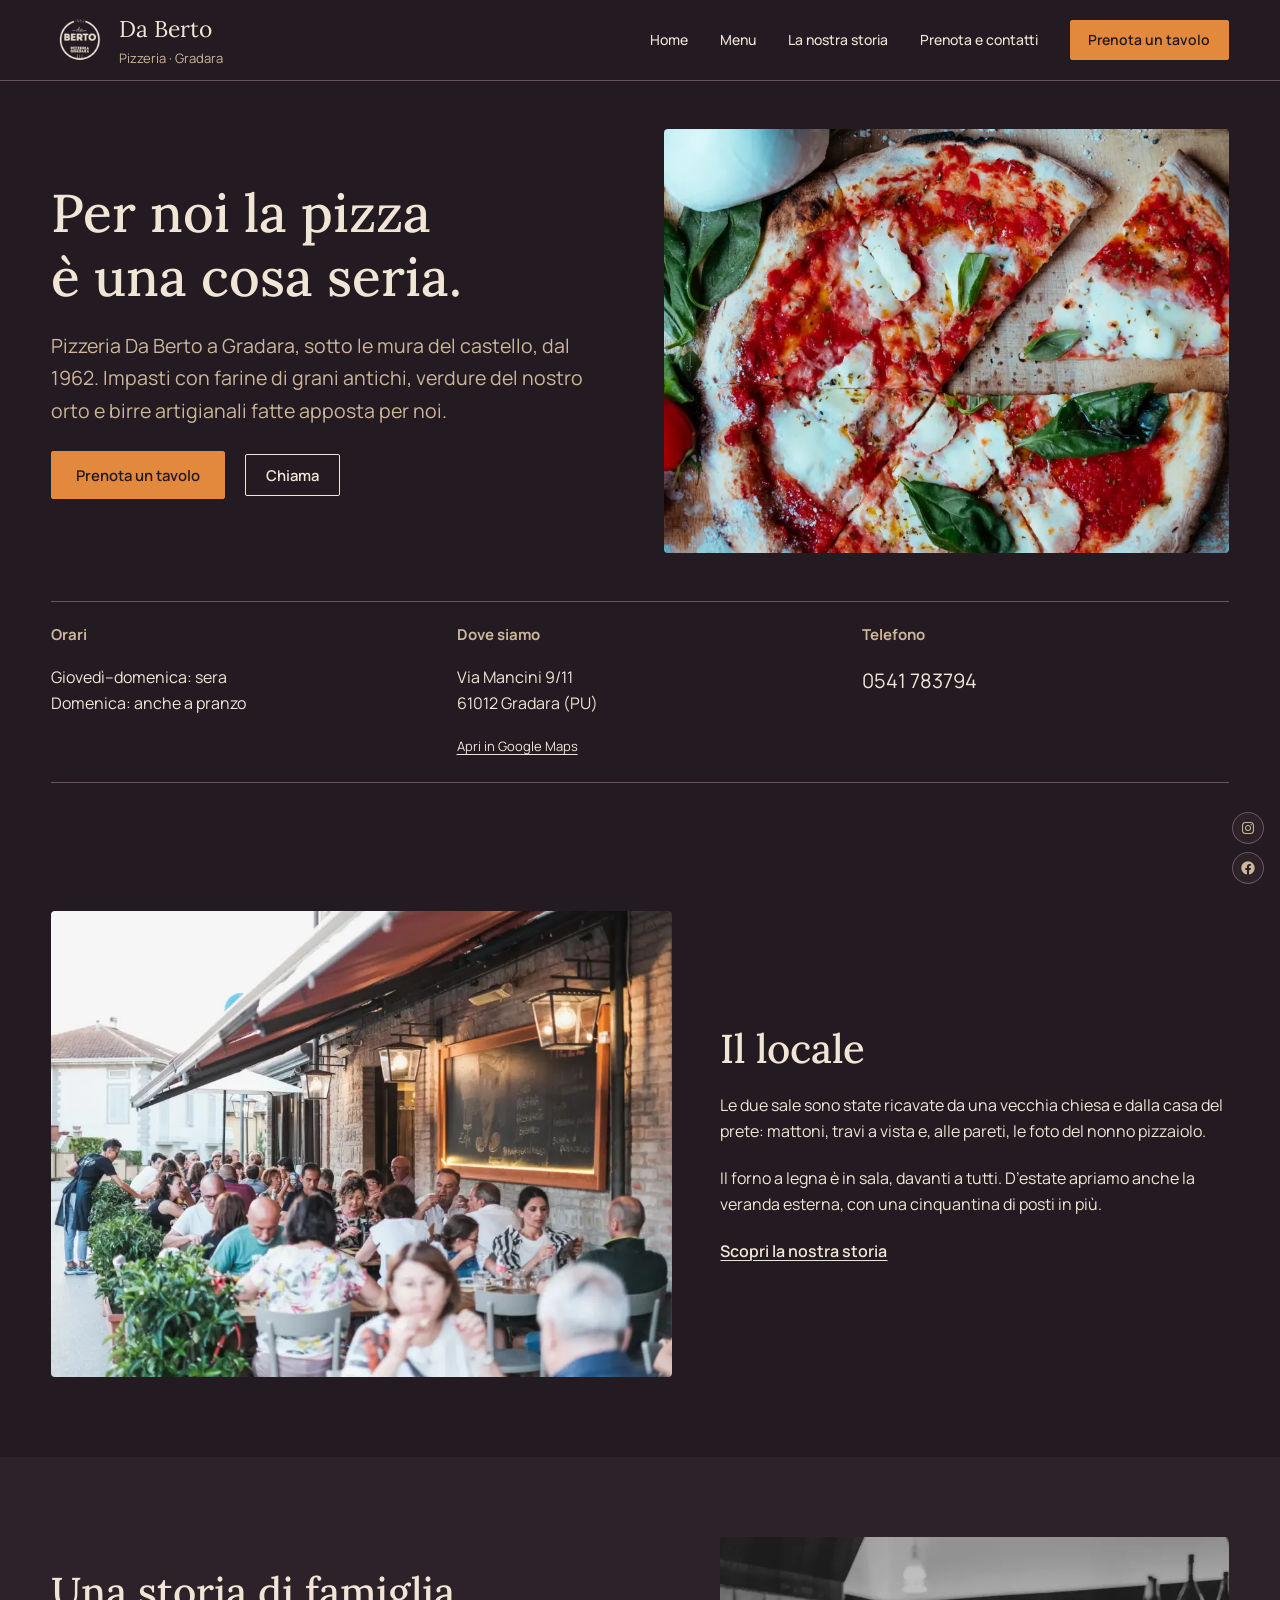
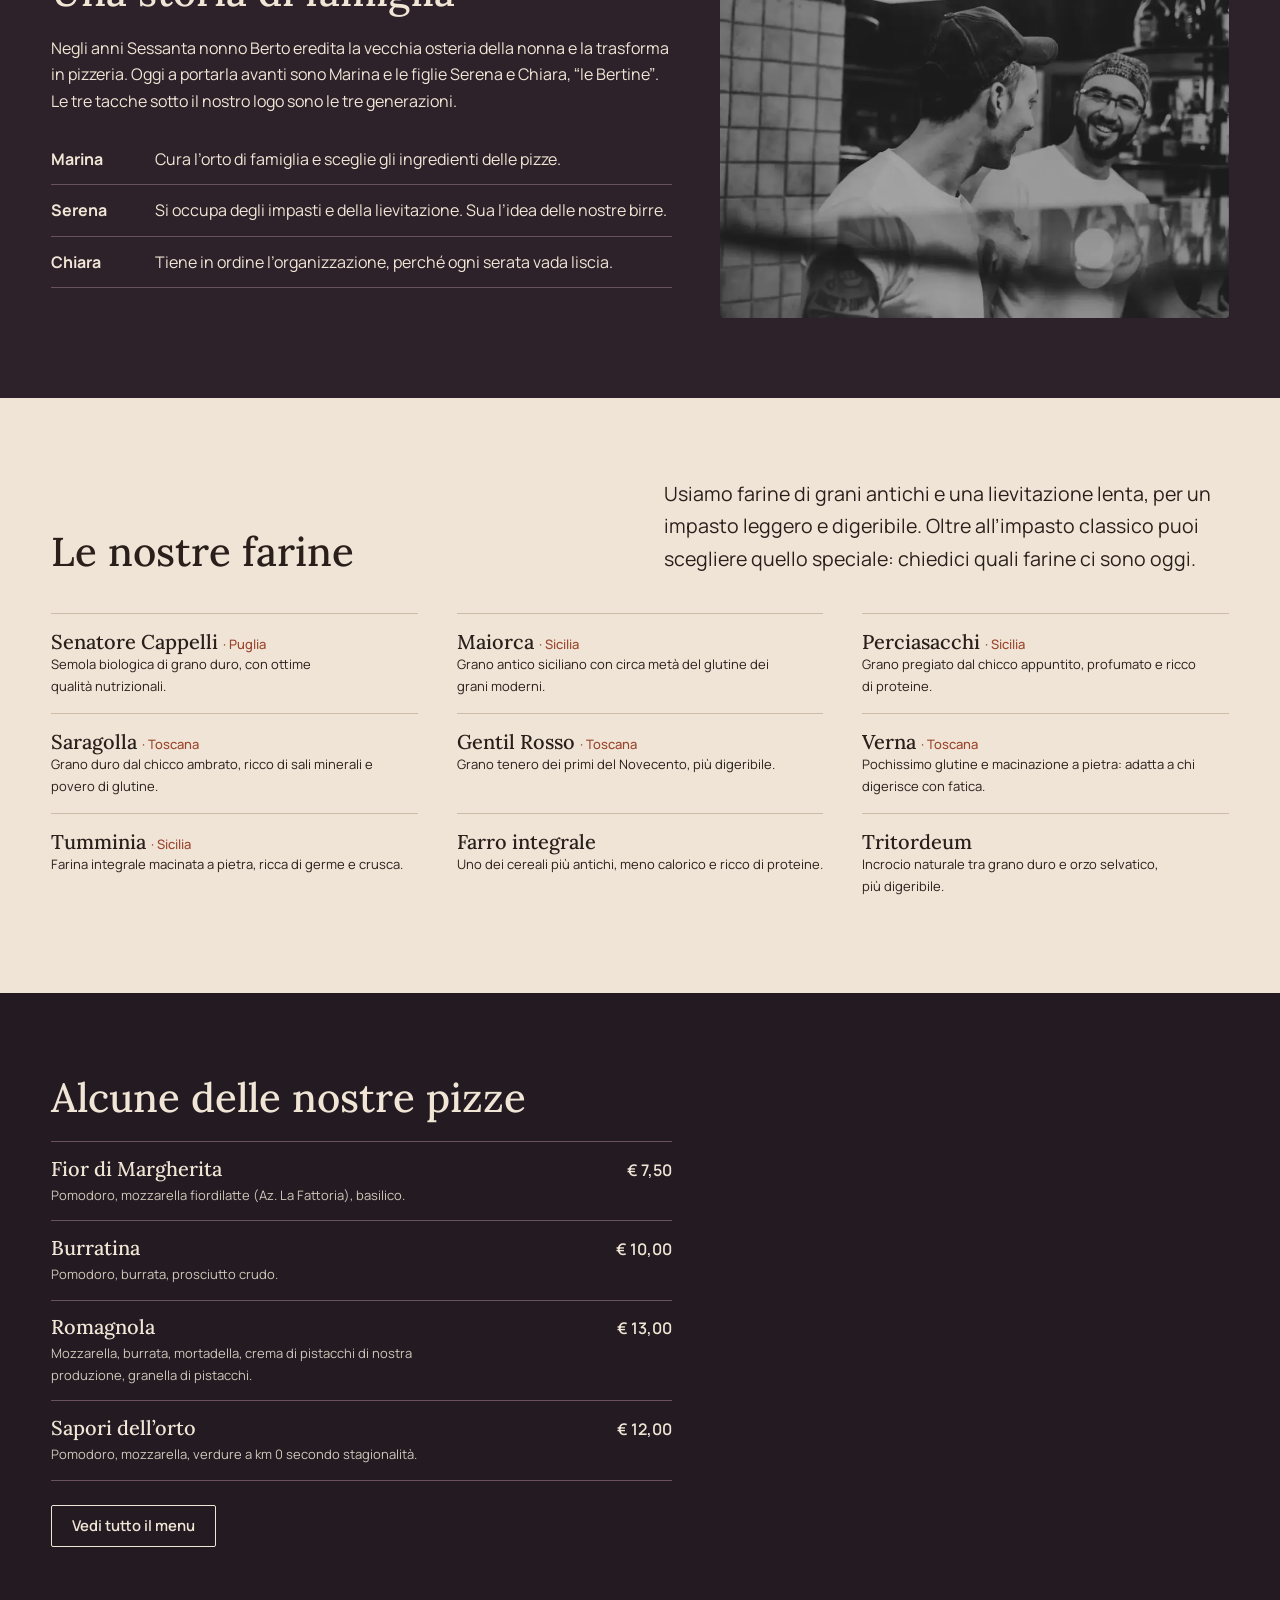
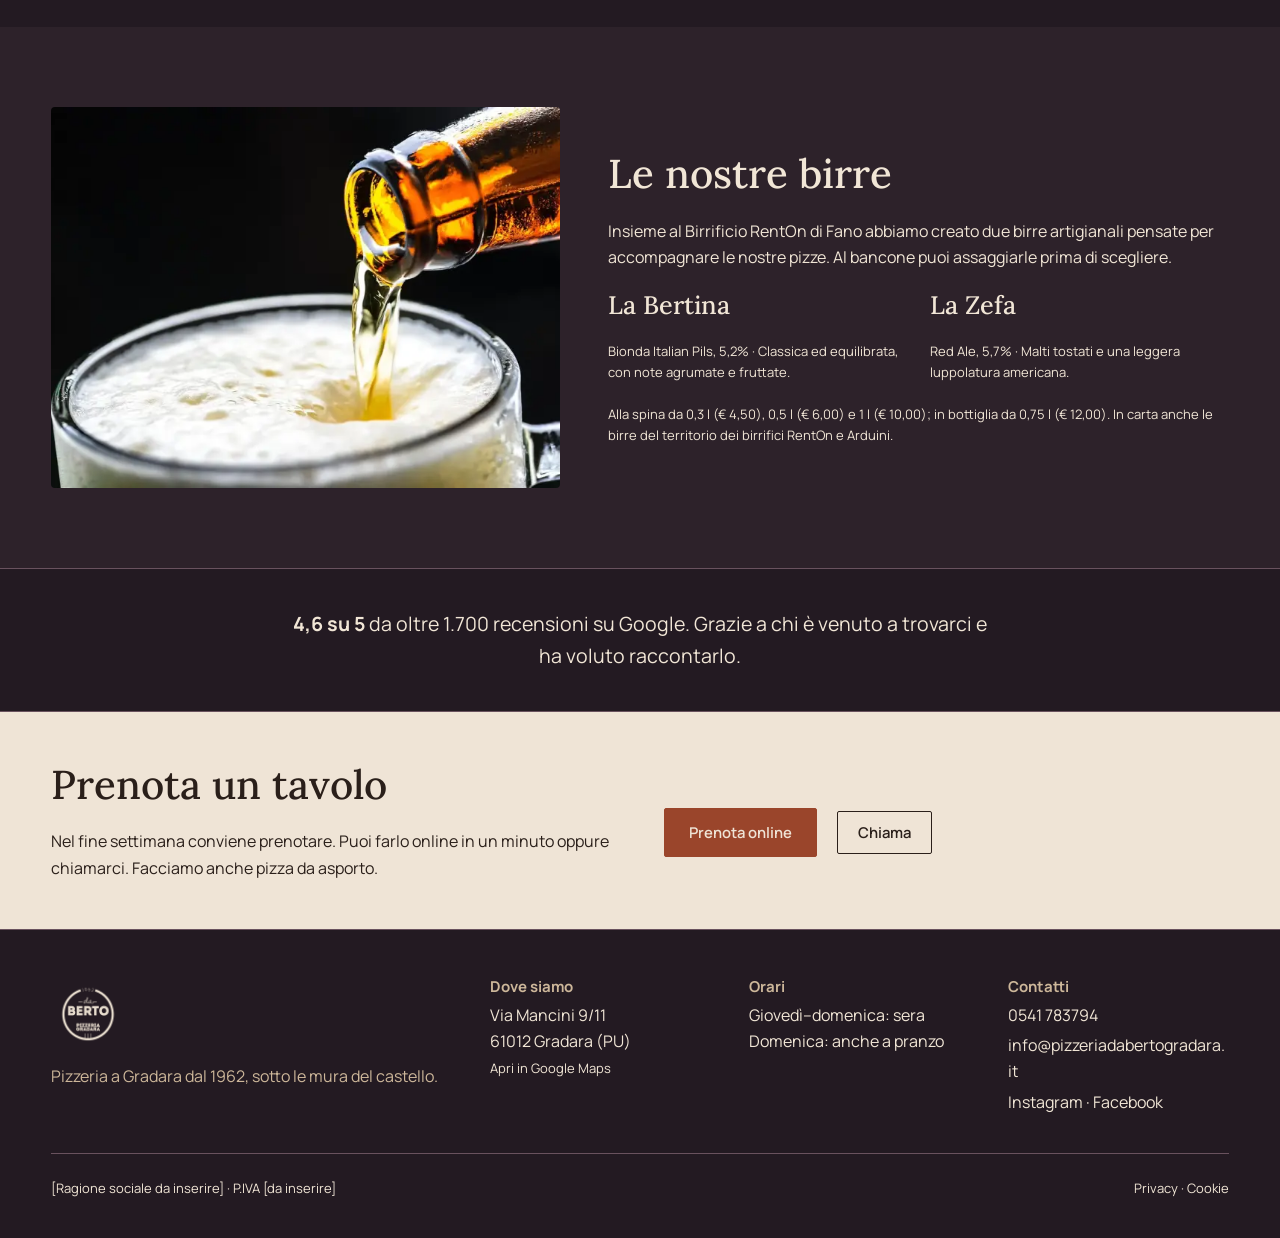
<file: index.html>
<!DOCTYPE html>
<html lang="it-IT">
<head>
<meta name="robots" content="noindex, nofollow">
	<meta charset="UTF-8" />
	<meta name="viewport" content="width=device-width, initial-scale=1" />
<link rel="preload" href="./wp-content/themes/daberto/assets/fonts/lora.woff2" as="font" type="font/woff2" crossorigin>
<title>Da Berto &#8211; Pizzeria a Gradara sotto le mura del castello, dal 1962</title>
<meta name="description" content="Pizzeria a Gradara dal 1962, sotto le mura del castello: impasti con grani antichi, forno a legna e birre artigianali fatte per noi. Prenota online.">
<meta property="og:type" content="website">
<meta property="og:locale" content="it_IT">
<meta property="og:site_name" content="Da Berto">
<meta property="og:title" content="Da Berto &#8211; Pizzeria a Gradara sotto le mura del castello, dal 1962">
<meta property="og:description" content="Pizzeria a Gradara dal 1962, sotto le mura del castello: impasti con grani antichi, forno a legna e birre artigianali fatte per noi. Prenota online.">
<meta property="og:url" content="./">
<meta property="og:image" content="./wp-content/uploads/2026/10/gradara-1024x603.webp">
<style id="wp-img-auto-sizes-contain-inline-css">
img:is([sizes=auto i],[sizes^="auto," i]){contain-intrinsic-size:3000px 1500px}
/*# sourceURL=wp-img-auto-sizes-contain-inline-css */
</style>
<style id="wp-block-site-logo-inline-css">
.wp-block-site-logo{box-sizing:border-box;line-height:0}.wp-block-site-logo a{display:inline-block;line-height:0}.wp-block-site-logo.is-default-size img{height:auto;width:120px}.wp-block-site-logo img{height:auto;max-width:100%}.wp-block-site-logo a,.wp-block-site-logo img{border-radius:inherit}.wp-block-site-logo.aligncenter{margin-left:auto;margin-right:auto;text-align:center}:root :where(.wp-block-site-logo.is-style-rounded){border-radius:9999px}
/*# sourceURL=./wp-includes/blocks/site-logo/style.min.css */
</style>
<style id="wp-block-site-title-inline-css">
.wp-block-site-title{box-sizing:border-box}.wp-block-site-title :where(a){color:inherit;font-family:inherit;font-size:inherit;font-style:inherit;font-weight:inherit;letter-spacing:inherit;line-height:inherit;text-decoration:inherit}
/*# sourceURL=./wp-includes/blocks/site-title/style.min.css */
</style>
<style id="wp-block-paragraph-inline-css">
.is-small-text{font-size:.875em}.is-regular-text{font-size:1em}.is-large-text{font-size:2.25em}.is-larger-text{font-size:3em}.has-drop-cap:not(:focus):first-letter{float:left;font-size:8.4em;font-style:normal;font-weight:100;line-height:.68;margin:.05em .1em 0 0;text-transform:uppercase}body.rtl .has-drop-cap:not(:focus):first-letter{float:none;margin-left:.1em}p.has-drop-cap.has-background{overflow:hidden}:root :where(p.has-background){padding:1.25em 2.375em}:where(p.has-text-color:not(.has-link-color)) a{color:inherit}p.has-text-align-left[style*="writing-mode:vertical-lr"],p.has-text-align-right[style*="writing-mode:vertical-rl"]{rotate:180deg}
/*# sourceURL=./wp-includes/blocks/paragraph/style.min.css */
</style>
<style id="wp-block-group-inline-css">
.wp-block-group{box-sizing:border-box}:where(.wp-block-group.wp-block-group-is-layout-constrained){position:relative}
/*# sourceURL=./wp-includes/blocks/group/style.min.css */
</style>
<style id="wp-block-navigation-link-inline-css">
.wp-block-navigation .wp-block-navigation-item__label{overflow-wrap:break-word}.wp-block-navigation .wp-block-navigation-item__description{display:none}.link-ui-tools{outline:1px solid #f0f0f0;padding:8px}.link-ui-block-inserter{padding-top:8px}.link-ui-block-inserter__back{margin-left:8px;text-transform:uppercase}
/*# sourceURL=./wp-includes/blocks/navigation-link/style.min.css */
</style>
<link rel='stylesheet' id='wp-block-navigation-css' href='./wp-includes/blocks/navigation/style.min.css?ver=7.1.3' media='all' />
<style id="wp-block-button-inline-css">
.wp-block-button__link{align-content:center;box-sizing:border-box;cursor:pointer;display:inline-block;height:100%;text-align:center;word-break:break-word}.wp-block-button__link.aligncenter{text-align:center}.wp-block-button__link.alignright{text-align:right}:where(.wp-block-button__link){border-radius:9999px;box-shadow:none;padding:calc(.667em + 2px) calc(1.333em + 2px);text-decoration:none}.wp-block-button[style*=text-decoration] .wp-block-button__link{text-decoration:inherit}.wp-block-buttons>.wp-block-button.has-custom-width{max-width:none}.wp-block-buttons>.wp-block-button.has-custom-width .wp-block-button__link{width:100%}.wp-block-buttons>.wp-block-button.has-custom-font-size .wp-block-button__link{font-size:inherit}.wp-block-buttons>.wp-block-button[class*=wp-block-button__width]{width:calc(var(--wp--block-button--width)*1% - var(--wp--style--block-gap, .5em)*(1 - var(--wp--block-button--width)/100))}.wp-block-buttons>.wp-block-button.wp-block-button__width-25{width:calc(25% - var(--wp--style--block-gap, .5em)*.75)}.wp-block-buttons>.wp-block-button.wp-block-button__width-50{width:calc(50% - var(--wp--style--block-gap, .5em)*.5)}.wp-block-buttons>.wp-block-button.wp-block-button__width-75{width:calc(75% - var(--wp--style--block-gap, .5em)*.25)}.wp-block-buttons>.wp-block-button.wp-block-button__width-100{flex-basis:100%;width:100%}.wp-block-buttons.is-vertical>.wp-block-button[class*=wp-block-button__width]{width:calc(var(--wp--block-button--width)*1%)}.wp-block-buttons.is-vertical>.wp-block-button.wp-block-button__width-25{width:25%}.wp-block-buttons.is-vertical>.wp-block-button.wp-block-button__width-50{width:50%}.wp-block-buttons.is-vertical>.wp-block-button.wp-block-button__width-75{width:75%}.wp-block-button.is-style-squared,.wp-block-button__link.wp-block-button.is-style-squared{border-radius:0}.wp-block-button.no-border-radius,.wp-block-button__link.no-border-radius{border-radius:0!important}:root :where(.wp-block-button .wp-block-button__link.is-style-outline),:root :where(.wp-block-button.is-style-outline>.wp-block-button__link){border:2px solid;padding:.667em 1.333em}:root :where(.wp-block-button .wp-block-button__link.is-style-outline:not(.has-text-color)),:root :where(.wp-block-button.is-style-outline>.wp-block-button__link:not(.has-text-color)){color:currentColor}:root :where(.wp-block-button .wp-block-button__link.is-style-outline:not(.has-background)),:root :where(.wp-block-button.is-style-outline>.wp-block-button__link:not(.has-background)){background-color:transparent;background-image:none}
/*# sourceURL=./wp-includes/blocks/button/style.min.css */
</style>
<style id="wp-block-buttons-inline-css">
.wp-block-buttons{box-sizing:border-box}.wp-block-buttons.is-vertical{flex-direction:column}.wp-block-buttons.is-vertical>.wp-block-button:last-child{margin-bottom:0}.wp-block-buttons>.wp-block-button{display:inline-block;margin:0}.wp-block-buttons.is-content-justification-left{justify-content:flex-start}.wp-block-buttons.is-content-justification-left.is-vertical{align-items:flex-start}.wp-block-buttons.is-content-justification-center{justify-content:center}.wp-block-buttons.is-content-justification-center.is-vertical{align-items:center}.wp-block-buttons.is-content-justification-right{justify-content:flex-end}.wp-block-buttons.is-content-justification-right.is-vertical{align-items:flex-end}.wp-block-buttons.is-content-justification-space-between{justify-content:space-between}.wp-block-buttons.aligncenter{text-align:center}.wp-block-buttons:not(.is-content-justification-space-between,.is-content-justification-right,.is-content-justification-left,.is-content-justification-center) .wp-block-button.aligncenter{margin-left:auto;margin-right:auto;width:100%}.wp-block-buttons[style*=text-decoration] .wp-block-button,.wp-block-buttons[style*=text-decoration] .wp-block-button__link{text-decoration:inherit}.wp-block-buttons.has-custom-font-size .wp-block-button__link{font-size:inherit}.wp-block-buttons .wp-block-button__link{width:100%}.wp-block-button.aligncenter{text-align:center}
/*# sourceURL=./wp-includes/blocks/buttons/style.min.css */
</style>
<style id="wp-block-heading-inline-css">
h1:where(.wp-block-heading).has-background,h2:where(.wp-block-heading).has-background,h3:where(.wp-block-heading).has-background,h4:where(.wp-block-heading).has-background,h5:where(.wp-block-heading).has-background,h6:where(.wp-block-heading).has-background{padding:1.25em 2.375em}h1.has-text-align-left[style*=writing-mode]:where([style*=vertical-lr]),h1.has-text-align-right[style*=writing-mode]:where([style*=vertical-rl]),h2.has-text-align-left[style*=writing-mode]:where([style*=vertical-lr]),h2.has-text-align-right[style*=writing-mode]:where([style*=vertical-rl]),h3.has-text-align-left[style*=writing-mode]:where([style*=vertical-lr]),h3.has-text-align-right[style*=writing-mode]:where([style*=vertical-rl]),h4.has-text-align-left[style*=writing-mode]:where([style*=vertical-lr]),h4.has-text-align-right[style*=writing-mode]:where([style*=vertical-rl]),h5.has-text-align-left[style*=writing-mode]:where([style*=vertical-lr]),h5.has-text-align-right[style*=writing-mode]:where([style*=vertical-rl]),h6.has-text-align-left[style*=writing-mode]:where([style*=vertical-lr]),h6.has-text-align-right[style*=writing-mode]:where([style*=vertical-rl]){rotate:180deg}
/*# sourceURL=./wp-includes/blocks/heading/style.min.css */
</style>
<style id="wp-block-image-inline-css">
.wp-block-image>a,.wp-block-image>figure>a{display:inline-block}.wp-block-image img{box-sizing:border-box;height:auto;max-width:100%;vertical-align:bottom}@media not (prefers-reduced-motion){.wp-block-image img.hide{visibility:hidden}.wp-block-image img.show{animation:show-content-image .4s}}.wp-block-image[style*=border-radius] img,.wp-block-image[style*=border-radius]>a{border-radius:inherit}.wp-block-image.has-custom-border img{box-sizing:border-box}.wp-block-image.aligncenter{text-align:center}.wp-block-image.alignfull>a,.wp-block-image.alignwide>a{width:100%}.wp-block-image.alignfull img,.wp-block-image.alignwide img{height:auto;width:100%}.wp-block-image .aligncenter,.wp-block-image .alignleft,.wp-block-image .alignright,.wp-block-image.aligncenter,.wp-block-image.alignleft,.wp-block-image.alignright{display:table}.wp-block-image .aligncenter>figcaption,.wp-block-image .alignleft>figcaption,.wp-block-image .alignright>figcaption,.wp-block-image.aligncenter>figcaption,.wp-block-image.alignleft>figcaption,.wp-block-image.alignright>figcaption{caption-side:bottom;display:table-caption}.wp-block-image .alignleft{float:left;margin:.5em 1em .5em 0}.wp-block-image .alignright{float:right;margin:.5em 0 .5em 1em}.wp-block-image .aligncenter{margin-left:auto;margin-right:auto}.wp-block-image :where(figcaption){margin-bottom:1em;margin-top:.5em}.wp-block-image.is-style-circle-mask img{border-radius:9999px}@supports ((-webkit-mask-image:none) or (mask-image:none)) or (-webkit-mask-image:none){.wp-block-image.is-style-circle-mask img{border-radius:0;-webkit-mask-image:url('data:image/svg+xml;utf8,<svg viewBox="0 0 100 100" xmlns="http://www.w3.org/2000/svg"><circle cx="50" cy="50" r="50"/></svg>');mask-image:url('data:image/svg+xml;utf8,<svg viewBox="0 0 100 100" xmlns="http://www.w3.org/2000/svg"><circle cx="50" cy="50" r="50"/></svg>');mask-mode:alpha;-webkit-mask-position:center;mask-position:center;-webkit-mask-repeat:no-repeat;mask-repeat:no-repeat;-webkit-mask-size:contain;mask-size:contain}}:root :where(.wp-block-image.is-style-rounded img,.wp-block-image .is-style-rounded img){border-radius:9999px}.wp-block-image figure{margin:0}.wp-lightbox-container{display:flex;flex-direction:column;position:relative}.wp-lightbox-container img{cursor:zoom-in}.wp-lightbox-container img:hover+button{opacity:1}.wp-lightbox-container button{align-items:center;backdrop-filter:blur(16px) saturate(180%);background-color:rgba(90,90,90,.25);border:none;border-radius:4px;cursor:zoom-in;display:flex;height:20px;justify-content:center;opacity:0;padding:0;position:absolute;right:16px;text-align:center;top:16px;width:20px;z-index:100}@media not (prefers-reduced-motion){.wp-lightbox-container button{transition:opacity .2s ease}}.wp-lightbox-container button:focus-visible{outline:3px auto rgba(90,90,90,.25);outline:3px auto -webkit-focus-ring-color;outline-offset:3px}.wp-lightbox-container button:hover{cursor:pointer;opacity:1}.wp-lightbox-container button:focus{opacity:1}.wp-lightbox-container button:focus,.wp-lightbox-container button:hover,.wp-lightbox-container button:not(:hover):not(:active):not(.has-background){background-color:rgba(90,90,90,.25);border:none}.wp-lightbox-overlay{box-sizing:border-box;cursor:zoom-out;height:100vh;left:0;overflow:hidden;position:fixed;top:0;visibility:hidden;width:100%;z-index:100000}.wp-lightbox-overlay .wp-lightbox-close-button{align-items:center;cursor:pointer;display:flex;font-family:inherit;gap:8px;justify-content:center;line-height:1;min-height:40px;min-width:40px;padding:0 4px;position:absolute;right:calc(env(safe-area-inset-right) + 16px);top:calc(env(safe-area-inset-top) + 16px);z-index:5000000}.wp-lightbox-overlay .wp-lightbox-close-button:focus,.wp-lightbox-overlay .wp-lightbox-close-button:hover,.wp-lightbox-overlay .wp-lightbox-close-button:not(:hover):not(:active):not(.has-background){background:none;border:none}.wp-lightbox-overlay .wp-lightbox-close-button:has(.wp-lightbox-close-text:not([hidden])) .wp-lightbox-close-icon svg{height:1em;width:1em}.wp-lightbox-overlay .wp-lightbox-close-icon svg{display:block}.wp-lightbox-overlay .wp-lightbox-navigation-button-next,.wp-lightbox-overlay .wp-lightbox-navigation-button-prev{align-items:center;bottom:16px;cursor:pointer;display:flex;font-family:inherit;gap:4px;justify-content:center;line-height:1;min-height:40px;min-width:40px;padding:0 8px;position:absolute;z-index:2000002}.wp-lightbox-overlay .wp-lightbox-navigation-button-next[hidden],.wp-lightbox-overlay .wp-lightbox-navigation-button-prev[hidden]{display:none}@media (min-width:960px){.wp-lightbox-overlay .wp-lightbox-navigation-button-next,.wp-lightbox-overlay .wp-lightbox-navigation-button-prev{bottom:50%;transform:translateY(-50%)}}.wp-lightbox-overlay .wp-lightbox-navigation-button-next:focus,.wp-lightbox-overlay .wp-lightbox-navigation-button-next:hover,.wp-lightbox-overlay .wp-lightbox-navigation-button-next:not(:hover):not(:active):not(.has-background),.wp-lightbox-overlay .wp-lightbox-navigation-button-prev:focus,.wp-lightbox-overlay .wp-lightbox-navigation-button-prev:hover,.wp-lightbox-overlay .wp-lightbox-navigation-button-prev:not(:hover):not(:active):not(.has-background){background:none;border:none;padding:0 8px}.wp-lightbox-overlay .wp-lightbox-navigation-button-next:has(.wp-lightbox-navigation-text:not([hidden])) .wp-lightbox-navigation-icon svg,.wp-lightbox-overlay .wp-lightbox-navigation-button-prev:has(.wp-lightbox-navigation-text:not([hidden])) .wp-lightbox-navigation-icon svg{display:block;height:1.5em;width:1.5em}.wp-lightbox-overlay .wp-lightbox-navigation-button-prev{left:calc(env(safe-area-inset-left) + 16px)}.wp-lightbox-overlay .wp-lightbox-navigation-button-next{right:calc(env(safe-area-inset-right) + 16px)}.wp-lightbox-overlay .wp-lightbox-navigation-icon svg{vertical-align:middle}.wp-lightbox-overlay .lightbox-image-container{height:var(--wp--lightbox-container-height);left:50%;overflow:hidden;position:absolute;top:50%;transform:translate(-50%,-50%);transform-origin:top left;width:var(--wp--lightbox-container-width);z-index:2000001}.wp-lightbox-overlay .wp-block-image{align-items:center;box-sizing:border-box;display:flex;height:100%;justify-content:center;margin:0;position:relative;transform-origin:0 0;width:100%;z-index:3000000}.wp-lightbox-overlay .wp-block-image img{height:var(--wp--lightbox-image-height);min-height:var(--wp--lightbox-image-height);min-width:var(--wp--lightbox-image-width);width:var(--wp--lightbox-image-width)}.wp-lightbox-overlay .wp-block-image figcaption{display:none}.wp-lightbox-overlay button{background:none;border:none}.wp-lightbox-overlay .scrim{background-color:#fff;height:100%;opacity:.9;position:absolute;width:100%;z-index:2000000}.wp-lightbox-overlay.active{visibility:visible}@media not (prefers-reduced-motion){.wp-lightbox-overlay.active{animation:turn-on-visibility .25s both}.wp-lightbox-overlay.active img{animation:turn-on-visibility .35s both}.wp-lightbox-overlay.show-closing-animation:not(.active){animation:turn-off-visibility .35s both}.wp-lightbox-overlay.show-closing-animation:not(.active) img{animation:turn-off-visibility .25s both}.wp-lightbox-overlay.zoom.active{animation:none;opacity:1;visibility:visible}.wp-lightbox-overlay.zoom.active .lightbox-image-container{animation:lightbox-zoom-in .4s}.wp-lightbox-overlay.zoom.active .lightbox-image-container img{animation:none}.wp-lightbox-overlay.zoom.active .scrim{animation:turn-on-visibility .4s forwards}.wp-lightbox-overlay.zoom.show-closing-animation:not(.active){animation:none}.wp-lightbox-overlay.zoom.show-closing-animation:not(.active) .lightbox-image-container{animation:lightbox-zoom-out .4s}.wp-lightbox-overlay.zoom.show-closing-animation:not(.active) .lightbox-image-container img{animation:none}.wp-lightbox-overlay.zoom.show-closing-animation:not(.active) .scrim{animation:turn-off-visibility .4s forwards}}@keyframes show-content-image{0%{visibility:hidden}99%{visibility:hidden}to{visibility:visible}}@keyframes turn-on-visibility{0%{opacity:0}to{opacity:1}}@keyframes turn-off-visibility{0%{opacity:1;visibility:visible}99%{opacity:0;visibility:visible}to{opacity:0;visibility:hidden}}@keyframes lightbox-zoom-in{0%{transform:translate(calc((-100vw + var(--wp--lightbox-scrollbar-width))/2 + var(--wp--lightbox-initial-left-position)),calc(-50vh + var(--wp--lightbox-initial-top-position))) scale(var(--wp--lightbox-scale))}to{transform:translate(-50%,-50%) scale(1)}}@keyframes lightbox-zoom-out{0%{transform:translate(-50%,-50%) scale(1);visibility:visible}99%{visibility:visible}to{transform:translate(calc((-100vw + var(--wp--lightbox-scrollbar-width))/2 + var(--wp--lightbox-initial-left-position)),calc(-50vh + var(--wp--lightbox-initial-top-position))) scale(var(--wp--lightbox-scale));visibility:hidden}}
/*# sourceURL=./wp-includes/blocks/image/style.min.css */
</style>
<style id="wp-block-columns-inline-css">
.wp-block-columns{box-sizing:border-box;display:flex;flex-wrap:wrap!important}@media (min-width:782px){.wp-block-columns{flex-wrap:nowrap!important}}.wp-block-columns{align-items:normal!important}.wp-block-columns.are-vertically-aligned-top{align-items:flex-start}.wp-block-columns.are-vertically-aligned-center{align-items:center}.wp-block-columns.are-vertically-aligned-bottom{align-items:flex-end}@media (max-width:781px){.wp-block-columns:not(.is-not-stacked-on-mobile)>.wp-block-column{flex-basis:100%!important}}@media (min-width:782px){.wp-block-columns:not(.is-not-stacked-on-mobile)>.wp-block-column{flex-basis:0;flex-grow:1}.wp-block-columns:not(.is-not-stacked-on-mobile)>.wp-block-column[style*=flex-basis]{flex-grow:0}}.wp-block-columns.is-not-stacked-on-mobile{flex-wrap:nowrap!important}.wp-block-columns.is-not-stacked-on-mobile>.wp-block-column{flex-basis:0;flex-grow:1}.wp-block-columns.is-not-stacked-on-mobile>.wp-block-column[style*=flex-basis]{flex-grow:0}:where(.wp-block-columns){margin-bottom:1.75em}:where(.wp-block-columns.has-background){padding:1.25em 2.375em}.wp-block-column{flex-grow:1;min-width:0;overflow-wrap:break-word;word-break:break-word}.wp-block-column.is-vertically-aligned-top{align-self:flex-start}.wp-block-column.is-vertically-aligned-center{align-self:center}.wp-block-column.is-vertically-aligned-bottom{align-self:flex-end}.wp-block-column.is-vertically-aligned-stretch{align-self:stretch}.wp-block-column.is-vertically-aligned-bottom,.wp-block-column.is-vertically-aligned-center,.wp-block-column.is-vertically-aligned-top{width:100%}
/*# sourceURL=./wp-includes/blocks/columns/style.min.css */
</style>
<style id="wp-block-post-content-inline-css">
.wp-block-post-content{display:flow-root}
/*# sourceURL=./wp-includes/blocks/post-content/style.min.css */
</style>
<style id="wp-block-social-links-inline-css">
.wp-block-social-links{background:none;box-sizing:border-box;margin-left:0;padding-left:0;padding-right:0;text-indent:0}.wp-block-social-links .wp-social-link a,.wp-block-social-links .wp-social-link a:hover{border-bottom:0;box-shadow:none;text-decoration:none}.wp-block-social-links .wp-social-link svg{height:1em;width:1em}.wp-block-social-links .wp-social-link span:not(.screen-reader-text){font-size:.65em;margin-left:.5em;margin-right:.5em}.wp-block-social-links.has-small-icon-size{font-size:16px}.wp-block-social-links,.wp-block-social-links.has-normal-icon-size{font-size:24px}.wp-block-social-links.has-large-icon-size{font-size:36px}.wp-block-social-links.has-huge-icon-size{font-size:48px}.wp-block-social-links.aligncenter{display:flex;justify-content:center}.wp-block-social-links.alignright{justify-content:flex-end}.wp-block-social-link{border-radius:9999px;display:block}@media not (prefers-reduced-motion){.wp-block-social-link{transition:transform .1s ease}}.wp-block-social-link{height:auto}.wp-block-social-link a{align-items:center;display:flex;line-height:0}.wp-block-social-link:hover{transform:scale(1.1)}.wp-block-social-links .wp-block-social-link.wp-social-link{display:inline-block;margin:0;padding:0}.wp-block-social-links .wp-block-social-link.wp-social-link .wp-block-social-link-anchor,.wp-block-social-links .wp-block-social-link.wp-social-link .wp-block-social-link-anchor svg,.wp-block-social-links .wp-block-social-link.wp-social-link .wp-block-social-link-anchor:active,.wp-block-social-links .wp-block-social-link.wp-social-link .wp-block-social-link-anchor:hover,.wp-block-social-links .wp-block-social-link.wp-social-link .wp-block-social-link-anchor:visited{fill:currentColor;color:currentColor}:where(.wp-block-social-links:not(.is-style-logos-only)) .wp-social-link{background-color:#f0f0f0;color:#444}:where(.wp-block-social-links:not(.is-style-logos-only)) .wp-social-link-amazon{background-color:#f90;color:#fff}:where(.wp-block-social-links:not(.is-style-logos-only)) .wp-social-link-bandcamp{background-color:#1ea0c3;color:#fff}:where(.wp-block-social-links:not(.is-style-logos-only)) .wp-social-link-behance{background-color:#0757fe;color:#fff}:where(.wp-block-social-links:not(.is-style-logos-only)) .wp-social-link-bluesky{background-color:#0a7aff;color:#fff}:where(.wp-block-social-links:not(.is-style-logos-only)) .wp-social-link-codepen{background-color:#1e1f26;color:#fff}:where(.wp-block-social-links:not(.is-style-logos-only)) .wp-social-link-deviantart{background-color:#02e49b;color:#fff}:where(.wp-block-social-links:not(.is-style-logos-only)) .wp-social-link-discord{background-color:#5865f2;color:#fff}:where(.wp-block-social-links:not(.is-style-logos-only)) .wp-social-link-dribbble{background-color:#e94c89;color:#fff}:where(.wp-block-social-links:not(.is-style-logos-only)) .wp-social-link-dropbox{background-color:#4280ff;color:#fff}:where(.wp-block-social-links:not(.is-style-logos-only)) .wp-social-link-etsy{background-color:#f45800;color:#fff}:where(.wp-block-social-links:not(.is-style-logos-only)) .wp-social-link-facebook{background-color:#0866ff;color:#fff}:where(.wp-block-social-links:not(.is-style-logos-only)) .wp-social-link-fivehundredpx{background-color:#000;color:#fff}:where(.wp-block-social-links:not(.is-style-logos-only)) .wp-social-link-flickr{background-color:#0461dd;color:#fff}:where(.wp-block-social-links:not(.is-style-logos-only)) .wp-social-link-foursquare{background-color:#e65678;color:#fff}:where(.wp-block-social-links:not(.is-style-logos-only)) .wp-social-link-github{background-color:#24292d;color:#fff}:where(.wp-block-social-links:not(.is-style-logos-only)) .wp-social-link-goodreads{background-color:#eceadd;color:#382110}:where(.wp-block-social-links:not(.is-style-logos-only)) .wp-social-link-google{background-color:#ea4434;color:#fff}:where(.wp-block-social-links:not(.is-style-logos-only)) .wp-social-link-gravatar{background-color:#1d4fc4;color:#fff}:where(.wp-block-social-links:not(.is-style-logos-only)) .wp-social-link-instagram{background-color:#f00075;color:#fff}:where(.wp-block-social-links:not(.is-style-logos-only)) .wp-social-link-lastfm{background-color:#e21b24;color:#fff}:where(.wp-block-social-links:not(.is-style-logos-only)) .wp-social-link-linkedin{background-color:#0d66c2;color:#fff}:where(.wp-block-social-links:not(.is-style-logos-only)) .wp-social-link-mastodon{background-color:#3288d4;color:#fff}:where(.wp-block-social-links:not(.is-style-logos-only)) .wp-social-link-medium{background-color:#000;color:#fff}:where(.wp-block-social-links:not(.is-style-logos-only)) .wp-social-link-meetup{background-color:#f6405f;color:#fff}:where(.wp-block-social-links:not(.is-style-logos-only)) .wp-social-link-patreon{background-color:#000;color:#fff}:where(.wp-block-social-links:not(.is-style-logos-only)) .wp-social-link-pinterest{background-color:#e60122;color:#fff}:where(.wp-block-social-links:not(.is-style-logos-only)) .wp-social-link-pocket{background-color:#ef4155;color:#fff}:where(.wp-block-social-links:not(.is-style-logos-only)) .wp-social-link-reddit{background-color:#ff4500;color:#fff}:where(.wp-block-social-links:not(.is-style-logos-only)) .wp-social-link-skype{background-color:#0478d7;color:#fff}:where(.wp-block-social-links:not(.is-style-logos-only)) .wp-social-link-snapchat{stroke:#000;background-color:#fefc00;color:#fff}:where(.wp-block-social-links:not(.is-style-logos-only)) .wp-social-link-soundcloud{background-color:#ff5600;color:#fff}:where(.wp-block-social-links:not(.is-style-logos-only)) .wp-social-link-spotify{background-color:#1bd760;color:#fff}:where(.wp-block-social-links:not(.is-style-logos-only)) .wp-social-link-telegram{background-color:#2aabee;color:#fff}:where(.wp-block-social-links:not(.is-style-logos-only)) .wp-social-link-threads{background-color:#000;color:#fff}:where(.wp-block-social-links:not(.is-style-logos-only)) .wp-social-link-tiktok{background-color:#000;color:#fff}:where(.wp-block-social-links:not(.is-style-logos-only)) .wp-social-link-tumblr{background-color:#011835;color:#fff}:where(.wp-block-social-links:not(.is-style-logos-only)) .wp-social-link-twitch{background-color:#6440a4;color:#fff}:where(.wp-block-social-links:not(.is-style-logos-only)) .wp-social-link-twitter{background-color:#1da1f2;color:#fff}:where(.wp-block-social-links:not(.is-style-logos-only)) .wp-social-link-vimeo{background-color:#1eb7ea;color:#fff}:where(.wp-block-social-links:not(.is-style-logos-only)) .wp-social-link-vk{background-color:#4680c2;color:#fff}:where(.wp-block-social-links:not(.is-style-logos-only)) .wp-social-link-wordpress{background-color:#3499cd;color:#fff}:where(.wp-block-social-links:not(.is-style-logos-only)) .wp-social-link-whatsapp{background-color:#25d366;color:#fff}:where(.wp-block-social-links:not(.is-style-logos-only)) .wp-social-link-x{background-color:#000;color:#fff}:where(.wp-block-social-links:not(.is-style-logos-only)) .wp-social-link-yelp{background-color:#d32422;color:#fff}:where(.wp-block-social-links:not(.is-style-logos-only)) .wp-social-link-youtube{background-color:red;color:#fff}:where(.wp-block-social-links.is-style-logos-only) .wp-social-link{background:none}:where(.wp-block-social-links.is-style-logos-only) .wp-social-link svg{height:1.25em;width:1.25em}:where(.wp-block-social-links.is-style-logos-only) .wp-social-link-amazon{color:#f90}:where(.wp-block-social-links.is-style-logos-only) .wp-social-link-bandcamp{color:#1ea0c3}:where(.wp-block-social-links.is-style-logos-only) .wp-social-link-behance{color:#0757fe}:where(.wp-block-social-links.is-style-logos-only) .wp-social-link-bluesky{color:#0a7aff}:where(.wp-block-social-links.is-style-logos-only) .wp-social-link-codepen{color:#1e1f26}:where(.wp-block-social-links.is-style-logos-only) .wp-social-link-deviantart{color:#02e49b}:where(.wp-block-social-links.is-style-logos-only) .wp-social-link-discord{color:#5865f2}:where(.wp-block-social-links.is-style-logos-only) .wp-social-link-dribbble{color:#e94c89}:where(.wp-block-social-links.is-style-logos-only) .wp-social-link-dropbox{color:#4280ff}:where(.wp-block-social-links.is-style-logos-only) .wp-social-link-etsy{color:#f45800}:where(.wp-block-social-links.is-style-logos-only) .wp-social-link-facebook{color:#0866ff}:where(.wp-block-social-links.is-style-logos-only) .wp-social-link-fivehundredpx{color:#000}:where(.wp-block-social-links.is-style-logos-only) .wp-social-link-flickr{color:#0461dd}:where(.wp-block-social-links.is-style-logos-only) .wp-social-link-foursquare{color:#e65678}:where(.wp-block-social-links.is-style-logos-only) .wp-social-link-github{color:#24292d}:where(.wp-block-social-links.is-style-logos-only) .wp-social-link-goodreads{color:#382110}:where(.wp-block-social-links.is-style-logos-only) .wp-social-link-google{color:#ea4434}:where(.wp-block-social-links.is-style-logos-only) .wp-social-link-gravatar{color:#1d4fc4}:where(.wp-block-social-links.is-style-logos-only) .wp-social-link-instagram{color:#f00075}:where(.wp-block-social-links.is-style-logos-only) .wp-social-link-lastfm{color:#e21b24}:where(.wp-block-social-links.is-style-logos-only) .wp-social-link-linkedin{color:#0d66c2}:where(.wp-block-social-links.is-style-logos-only) .wp-social-link-mastodon{color:#3288d4}:where(.wp-block-social-links.is-style-logos-only) .wp-social-link-medium{color:#000}:where(.wp-block-social-links.is-style-logos-only) .wp-social-link-meetup{color:#f6405f}:where(.wp-block-social-links.is-style-logos-only) .wp-social-link-patreon{color:#000}:where(.wp-block-social-links.is-style-logos-only) .wp-social-link-pinterest{color:#e60122}:where(.wp-block-social-links.is-style-logos-only) .wp-social-link-pocket{color:#ef4155}:where(.wp-block-social-links.is-style-logos-only) .wp-social-link-reddit{color:#ff4500}:where(.wp-block-social-links.is-style-logos-only) .wp-social-link-skype{color:#0478d7}:where(.wp-block-social-links.is-style-logos-only) .wp-social-link-snapchat{stroke:#000;color:#fff}:where(.wp-block-social-links.is-style-logos-only) .wp-social-link-soundcloud{color:#ff5600}:where(.wp-block-social-links.is-style-logos-only) .wp-social-link-spotify{color:#1bd760}:where(.wp-block-social-links.is-style-logos-only) .wp-social-link-telegram{color:#2aabee}:where(.wp-block-social-links.is-style-logos-only) .wp-social-link-threads{color:#000}:where(.wp-block-social-links.is-style-logos-only) .wp-social-link-tiktok{color:#000}:where(.wp-block-social-links.is-style-logos-only) .wp-social-link-tumblr{color:#011835}:where(.wp-block-social-links.is-style-logos-only) .wp-social-link-twitch{color:#6440a4}:where(.wp-block-social-links.is-style-logos-only) .wp-social-link-twitter{color:#1da1f2}:where(.wp-block-social-links.is-style-logos-only) .wp-social-link-vimeo{color:#1eb7ea}:where(.wp-block-social-links.is-style-logos-only) .wp-social-link-vk{color:#4680c2}:where(.wp-block-social-links.is-style-logos-only) .wp-social-link-whatsapp{color:#25d366}:where(.wp-block-social-links.is-style-logos-only) .wp-social-link-wordpress{color:#3499cd}:where(.wp-block-social-links.is-style-logos-only) .wp-social-link-x{color:#000}:where(.wp-block-social-links.is-style-logos-only) .wp-social-link-yelp{color:#d32422}:where(.wp-block-social-links.is-style-logos-only) .wp-social-link-youtube{color:red}.wp-block-social-links.is-style-pill-shape .wp-social-link{width:auto}:root :where(.wp-block-social-links .wp-social-link a){padding:.25em}:root :where(.wp-block-social-links.is-style-logos-only .wp-social-link a){padding:0}:root :where(.wp-block-social-links.is-style-pill-shape .wp-social-link a){padding-left:.6666666667em;padding-right:.6666666667em}.wp-block-social-links:not(.has-icon-color):not(.has-icon-background-color) .wp-social-link-snapchat .wp-block-social-link-label{color:#000}
/*# sourceURL=./wp-includes/blocks/social-links/style.min.css */
</style>
<style id="wp-block-library-inline-css">
:root{--wp-block-synced-color:#7a00df;--wp-block-synced-color--rgb:122,0,223;--wp-bound-block-color:var(--wp-block-synced-color);--wp-editor-canvas-background:#ddd;--wp-admin-theme-color:#007cba;--wp-admin-theme-color--rgb:0,124,186;--wp-admin-theme-color-darker-10:#006ba1;--wp-admin-theme-color-darker-10--rgb:0,107,160.5;--wp-admin-theme-color-darker-20:#005a87;--wp-admin-theme-color-darker-20--rgb:0,90,135;--wp-admin-border-width-focus:2px}@media (min-resolution:192dpi){:root{--wp-admin-border-width-focus:1.5px}}.wp-element-button{cursor:pointer}:root .has-very-light-gray-background-color{background-color:#eee}:root .has-very-dark-gray-background-color{background-color:#313131}:root .has-very-light-gray-color{color:#eee}:root .has-very-dark-gray-color{color:#313131}:root .has-vivid-green-cyan-to-vivid-cyan-blue-gradient-background{background:linear-gradient(135deg,#00d084,#0693e3)}:root .has-purple-crush-gradient-background{background:linear-gradient(135deg,#34e2e4,#4721fb 50%,#ab1dfe)}:root .has-hazy-dawn-gradient-background{background:linear-gradient(135deg,#faaca8,#dad0ec)}:root .has-subdued-olive-gradient-background{background:linear-gradient(135deg,#fafae1,#67a671)}:root .has-atomic-cream-gradient-background{background:linear-gradient(135deg,#fdd79a,#004a59)}:root .has-nightshade-gradient-background{background:linear-gradient(135deg,#330968,#31cdcf)}:root .has-midnight-gradient-background{background:linear-gradient(135deg,#020381,#2874fc)}:root{--wp--preset--font-size--normal:16px;--wp--preset--font-size--huge:42px}.has-regular-font-size{font-size:1em}.has-larger-font-size{font-size:2.625em}.has-normal-font-size{font-size:var(--wp--preset--font-size--normal)}.has-huge-font-size{font-size:var(--wp--preset--font-size--huge)}:root .has-text-align-center{text-align:center}:root .has-text-align-left{text-align:left}:root .has-text-align-right{text-align:right}.has-fit-text{white-space:nowrap!important}#end-resizable-editor-section{display:none}.aligncenter{clear:both}.items-justified-left{justify-content:flex-start}.items-justified-center{justify-content:center}.items-justified-right{justify-content:flex-end}.items-justified-space-between{justify-content:space-between}.screen-reader-text{word-wrap:normal!important;border:0;clip-path:inset(50%);height:1px;margin:-1px;overflow:hidden;padding:0;position:absolute;width:1px;word-break:normal!important}.screen-reader-text:focus{background-color:#ddd;clip-path:none;color:#444;display:block;font-size:1em;height:auto;left:5px;line-height:normal;padding:15px 23px 14px;text-decoration:none;top:5px;width:auto;z-index:100000}html :where(.has-border-color){border-style:solid}html :where([style^=border-color],[style*=";border-color"],[style*="; border-color"]){border-style:solid}html :where([style^=border-top-color],[style*=";border-top-color"],[style*="; border-top-color"]){border-top-style:solid}html :where([style^=border-right-color],[style*=";border-right-color"],[style*="; border-right-color"]){border-right-style:solid}html :where([style^=border-bottom-color],[style*=";border-bottom-color"],[style*="; border-bottom-color"]){border-bottom-style:solid}html :where([style^=border-left-color],[style*=";border-left-color"],[style*="; border-left-color"]){border-left-style:solid}html :where([style^=border-width],[style*=";border-width"],[style*="; border-width"]){border-style:solid}html :where([style^=border-top-width],[style*=";border-top-width"],[style*="; border-top-width"]){border-top-style:solid}html :where([style^=border-right-width],[style*=";border-right-width"],[style*="; border-right-width"]){border-right-style:solid}html :where([style^=border-bottom-width],[style*=";border-bottom-width"],[style*="; border-bottom-width"]){border-bottom-style:solid}html :where([style^=border-left-width],[style*=";border-left-width"],[style*="; border-left-width"]){border-left-style:solid}html :where(img[class*=wp-image-]){height:auto;max-width:100%}:where(figure){margin:0 0 1em}html :where(.is-position-sticky){--wp-admin--admin-bar--position-offset:var(--wp-admin--admin-bar--height,0px)}@media screen and (max-width:600px){html :where(.is-position-sticky){--wp-admin--admin-bar--position-offset:0px}}
/*# sourceURL=/wp-includes/css/dist/block-library/common.min.css */
</style>
<style id="global-styles-inline-css">
:root{--wp--preset--aspect-ratio--square: 1;--wp--preset--aspect-ratio--4-3: 4/3;--wp--preset--aspect-ratio--3-4: 3/4;--wp--preset--aspect-ratio--3-2: 3/2;--wp--preset--aspect-ratio--2-3: 2/3;--wp--preset--aspect-ratio--16-9: 16/9;--wp--preset--aspect-ratio--9-16: 9/16;--wp--preset--color--black: #000000;--wp--preset--color--cyan-bluish-gray: #abb8c3;--wp--preset--color--white: #ffffff;--wp--preset--color--pale-pink: #f78da7;--wp--preset--color--vivid-red: #cf2e2e;--wp--preset--color--luminous-vivid-orange: #ff6900;--wp--preset--color--luminous-vivid-amber: #fcb900;--wp--preset--color--light-green-cyan: #7bdcb5;--wp--preset--color--vivid-green-cyan: #00d084;--wp--preset--color--pale-cyan-blue: #8ed1fc;--wp--preset--color--vivid-cyan-blue: #0693e3;--wp--preset--color--vivid-purple: #9b51e0;--wp--preset--color--notte: #231A22;--wp--preset--color--notte-alta: #2D222A;--wp--preset--color--crema: #F1E6D6;--wp--preset--color--arenaria: #CDB79A;--wp--preset--color--brace: #E3893D;--wp--preset--color--sabbia: #EFE4D6;--wp--preset--color--sabbia-scura: #E6D8C6;--wp--preset--color--bruno: #2A1F1A;--wp--preset--color--mattone: #9A452B;--wp--preset--color--linea: #69525E;--wp--preset--gradient--vivid-cyan-blue-to-vivid-purple: linear-gradient(135deg,rgb(6,147,227) 0%,rgb(155,81,224) 100%);--wp--preset--gradient--light-green-cyan-to-vivid-green-cyan: linear-gradient(135deg,rgb(122,220,180) 0%,rgb(0,208,130) 100%);--wp--preset--gradient--luminous-vivid-amber-to-luminous-vivid-orange: linear-gradient(135deg,rgb(252,185,0) 0%,rgb(255,105,0) 100%);--wp--preset--gradient--luminous-vivid-orange-to-vivid-red: linear-gradient(135deg,rgb(255,105,0) 0%,rgb(207,46,46) 100%);--wp--preset--gradient--very-light-gray-to-cyan-bluish-gray: linear-gradient(135deg,rgb(238,238,238) 0%,rgb(169,184,195) 100%);--wp--preset--gradient--cool-to-warm-spectrum: linear-gradient(135deg,rgb(74,234,220) 0%,rgb(151,120,209) 20%,rgb(207,42,186) 40%,rgb(238,44,130) 60%,rgb(251,105,98) 80%,rgb(254,248,76) 100%);--wp--preset--gradient--blush-light-purple: linear-gradient(135deg,rgb(255,206,236) 0%,rgb(152,150,240) 100%);--wp--preset--gradient--blush-bordeaux: linear-gradient(135deg,rgb(254,205,165) 0%,rgb(254,45,45) 50%,rgb(107,0,62) 100%);--wp--preset--gradient--luminous-dusk: linear-gradient(135deg,rgb(255,203,112) 0%,rgb(199,81,192) 50%,rgb(65,88,208) 100%);--wp--preset--gradient--pale-ocean: linear-gradient(135deg,rgb(255,245,203) 0%,rgb(182,227,212) 50%,rgb(51,167,181) 100%);--wp--preset--gradient--electric-grass: linear-gradient(135deg,rgb(202,248,128) 0%,rgb(113,206,126) 100%);--wp--preset--gradient--midnight: linear-gradient(135deg,rgb(2,3,129) 0%,rgb(40,116,252) 100%);--wp--preset--font-size--small: 0.8125rem;--wp--preset--font-size--medium: 1rem;--wp--preset--font-size--large: clamp(1.0625rem, 1.063rem + ((1vw - 0.2rem) * 0.267), 1.25rem);--wp--preset--font-size--x-large: clamp(1.3125rem, 1.313rem + ((1vw - 0.2rem) * 0.446), 1.625rem);--wp--preset--font-size--xx-large: clamp(1.875rem, 1.875rem + ((1vw - 0.2rem) * 1.071), 2.625rem);--wp--preset--font-size--display: clamp(2.25rem, 2.25rem + ((1vw - 0.2rem) * 1.786), 3.5rem);--wp--preset--font-family--display: Lora, Georgia, "Times New Roman", serif;--wp--preset--font-family--body: Manrope, "Helvetica Neue", Arial, sans-serif;--wp--preset--spacing--20: 1rem;--wp--preset--spacing--30: 1.5rem;--wp--preset--spacing--40: clamp(1.75rem, 3vw, 2.5rem);--wp--preset--spacing--50: clamp(2rem, 4vw, 3rem);--wp--preset--spacing--60: clamp(3rem, 7vw, 5rem);--wp--preset--spacing--70: 3.38rem;--wp--preset--spacing--80: 5.06rem;--wp--preset--spacing--10: 0.5rem;--wp--preset--shadow--natural: 6px 6px 9px rgba(0, 0, 0, 0.2);--wp--preset--shadow--deep: 12px 12px 50px rgba(0, 0, 0, 0.4);--wp--preset--shadow--sharp: 6px 6px 0px rgba(0, 0, 0, 0.2);--wp--preset--shadow--outlined: 6px 6px 0px -3px rgb(255, 255, 255), 6px 6px rgb(0, 0, 0);--wp--preset--shadow--crisp: 6px 6px 0px rgb(0, 0, 0);--wp--custom--radius: 2px;--wp--custom--header-height: 80px;}.wp-block-button{--wp--preset--dimension--25: 25%;--wp--preset--dimension--50: 50%;--wp--preset--dimension--75: 75%;--wp--preset--dimension--100: 100%;}:root { --wp--style--global--content-size: 720px;--wp--style--global--wide-size: 1440px; }:where(body) { margin: 0; }.wp-site-blocks { padding-top: var(--wp--style--root--padding-top); padding-bottom: var(--wp--style--root--padding-bottom); }.has-global-padding { padding-right: var(--wp--style--root--padding-right); padding-left: var(--wp--style--root--padding-left); }.has-global-padding > .alignfull { margin-right: calc(var(--wp--style--root--padding-right) * -1); margin-left: calc(var(--wp--style--root--padding-left) * -1); }.has-global-padding :where(:not(.alignfull.is-layout-flow) > .has-global-padding:not(.wp-block-block, .alignfull)) { padding-right: 0; padding-left: 0; }.has-global-padding :where(:not(.alignfull.is-layout-flow) > .has-global-padding:not(.wp-block-block, .alignfull)) > .alignfull { margin-left: 0; margin-right: 0; }.wp-site-blocks > .alignleft { float: left; margin-right: 2em; }.wp-site-blocks > .alignright { float: right; margin-left: 2em; }.wp-site-blocks > .aligncenter { justify-content: center; margin-left: auto; margin-right: auto; }:where(.wp-site-blocks) > * { margin-block-start: 1.25rem; margin-block-end: 0; }:where(.wp-site-blocks) > :first-child { margin-block-start: 0; }:where(.wp-site-blocks) > :last-child { margin-block-end: 0; }:root { --wp--style--block-gap: 1.25rem; }:root :where(.is-layout-flow) > :first-child{margin-block-start: 0;}:root :where(.is-layout-flow) > :last-child{margin-block-end: 0;}:root :where(.is-layout-flow) > *{margin-block-start: 1.25rem;margin-block-end: 0;}:root :where(.is-layout-constrained) > :first-child{margin-block-start: 0;}:root :where(.is-layout-constrained) > :last-child{margin-block-end: 0;}:root :where(.is-layout-constrained) > *{margin-block-start: 1.25rem;margin-block-end: 0;}:root :where(.is-layout-flex){gap: 1.25rem;}:root :where(.is-layout-grid){gap: 1.25rem;}.is-layout-flow > .alignleft{float: left;margin-inline-start: 0;margin-inline-end: 2em;}.is-layout-flow > .alignright{float: right;margin-inline-start: 2em;margin-inline-end: 0;}.is-layout-flow > .aligncenter{margin-left: auto !important;margin-right: auto !important;}.is-layout-constrained > .alignleft{float: left;margin-inline-start: 0;margin-inline-end: 2em;}.is-layout-constrained > .alignright{float: right;margin-inline-start: 2em;margin-inline-end: 0;}.is-layout-constrained > .aligncenter{margin-left: auto !important;margin-right: auto !important;}.is-layout-constrained > :where(:not(.alignleft):not(.alignright):not(.alignfull)){max-width: var(--wp--style--global--content-size);margin-left: auto !important;margin-right: auto !important;}.is-layout-constrained > .alignwide{max-width: var(--wp--style--global--wide-size);}body .is-layout-flex{display: flex;}.is-layout-flex{flex-wrap: wrap;align-items: center;}.is-layout-flex > :is(*, div){margin: 0;}body .is-layout-grid{display: grid;}.is-layout-grid > :is(*, div){margin: 0;}body{background-color: var(--wp--preset--color--notte);color: var(--wp--preset--color--crema);font-family: var(--wp--preset--font-family--body);font-size: var(--wp--preset--font-size--medium);line-height: 1.65;--wp--style--root--padding-top: 0px;--wp--style--root--padding-right: clamp(1.25rem, 4vw, 3.5rem);--wp--style--root--padding-bottom: 0px;--wp--style--root--padding-left: clamp(1.25rem, 4vw, 3.5rem);}a:where(:not(.wp-element-button)){color: currentColor;text-decoration: underline;}:root :where(a:where(:not(.wp-element-button)):hover){text-decoration: underline;}h1, h2, h3, h4, h5, h6{font-family: var(--wp--preset--font-family--display);font-weight: 500;letter-spacing: 0;line-height: 1.2;}h1{font-size: var(--wp--preset--font-size--display);}h2{font-size: var(--wp--preset--font-size--xx-large);}h3{font-size: var(--wp--preset--font-size--x-large);}h4{font-size: var(--wp--preset--font-size--large);}:root :where(.wp-element-button, .wp-block-button__link){background-color: var(--wp--preset--color--brace);border-radius: var(--wp--custom--radius);border-color: var(--wp--preset--color--brace);border-width: 1px;border-style: solid;color: var(--wp--preset--color--notte);font-family: var(--wp--preset--font-family--body);font-size: clamp(0.875rem, 0.875rem + ((1vw - 0.2rem) * 0.09), 0.938rem);font-style: inherit;font-weight: 600;letter-spacing: inherit;line-height: 1.4;padding-top: 0.8rem;padding-right: 1.5rem;padding-bottom: 0.8rem;padding-left: 1.5rem;text-decoration: none;text-transform: inherit;}:root :where(.wp-element-button:hover, .wp-block-button__link:hover){background-color: var(--wp--preset--color--crema);border-color: var(--wp--preset--color--crema);color: var(--wp--preset--color--notte);}:root :where(.wp-element-button:focus, .wp-block-button__link:focus){outline-color: var(--wp--preset--color--crema);outline-offset: 4px;outline-style: solid;outline-width: 3px;}:root :where(.wp-element-caption, .wp-block-audio figcaption, .wp-block-embed figcaption, .wp-block-gallery figcaption, .wp-block-image figcaption, .wp-block-table figcaption, .wp-block-video figcaption){color: var(--wp--preset--color--arenaria);font-size: var(--wp--preset--font-size--small);}.has-black-color{color: var(--wp--preset--color--black) !important;}.has-cyan-bluish-gray-color{color: var(--wp--preset--color--cyan-bluish-gray) !important;}.has-white-color{color: var(--wp--preset--color--white) !important;}.has-pale-pink-color{color: var(--wp--preset--color--pale-pink) !important;}.has-vivid-red-color{color: var(--wp--preset--color--vivid-red) !important;}.has-luminous-vivid-orange-color{color: var(--wp--preset--color--luminous-vivid-orange) !important;}.has-luminous-vivid-amber-color{color: var(--wp--preset--color--luminous-vivid-amber) !important;}.has-light-green-cyan-color{color: var(--wp--preset--color--light-green-cyan) !important;}.has-vivid-green-cyan-color{color: var(--wp--preset--color--vivid-green-cyan) !important;}.has-pale-cyan-blue-color{color: var(--wp--preset--color--pale-cyan-blue) !important;}.has-vivid-cyan-blue-color{color: var(--wp--preset--color--vivid-cyan-blue) !important;}.has-vivid-purple-color{color: var(--wp--preset--color--vivid-purple) !important;}.has-notte-color{color: var(--wp--preset--color--notte) !important;}.has-notte-alta-color{color: var(--wp--preset--color--notte-alta) !important;}.has-crema-color{color: var(--wp--preset--color--crema) !important;}.has-arenaria-color{color: var(--wp--preset--color--arenaria) !important;}.has-brace-color{color: var(--wp--preset--color--brace) !important;}.has-sabbia-color{color: var(--wp--preset--color--sabbia) !important;}.has-sabbia-scura-color{color: var(--wp--preset--color--sabbia-scura) !important;}.has-bruno-color{color: var(--wp--preset--color--bruno) !important;}.has-mattone-color{color: var(--wp--preset--color--mattone) !important;}.has-linea-color{color: var(--wp--preset--color--linea) !important;}.has-black-background-color{background-color: var(--wp--preset--color--black) !important;}.has-cyan-bluish-gray-background-color{background-color: var(--wp--preset--color--cyan-bluish-gray) !important;}.has-white-background-color{background-color: var(--wp--preset--color--white) !important;}.has-pale-pink-background-color{background-color: var(--wp--preset--color--pale-pink) !important;}.has-vivid-red-background-color{background-color: var(--wp--preset--color--vivid-red) !important;}.has-luminous-vivid-orange-background-color{background-color: var(--wp--preset--color--luminous-vivid-orange) !important;}.has-luminous-vivid-amber-background-color{background-color: var(--wp--preset--color--luminous-vivid-amber) !important;}.has-light-green-cyan-background-color{background-color: var(--wp--preset--color--light-green-cyan) !important;}.has-vivid-green-cyan-background-color{background-color: var(--wp--preset--color--vivid-green-cyan) !important;}.has-pale-cyan-blue-background-color{background-color: var(--wp--preset--color--pale-cyan-blue) !important;}.has-vivid-cyan-blue-background-color{background-color: var(--wp--preset--color--vivid-cyan-blue) !important;}.has-vivid-purple-background-color{background-color: var(--wp--preset--color--vivid-purple) !important;}.has-notte-background-color{background-color: var(--wp--preset--color--notte) !important;}.has-notte-alta-background-color{background-color: var(--wp--preset--color--notte-alta) !important;}.has-crema-background-color{background-color: var(--wp--preset--color--crema) !important;}.has-arenaria-background-color{background-color: var(--wp--preset--color--arenaria) !important;}.has-brace-background-color{background-color: var(--wp--preset--color--brace) !important;}.has-sabbia-background-color{background-color: var(--wp--preset--color--sabbia) !important;}.has-sabbia-scura-background-color{background-color: var(--wp--preset--color--sabbia-scura) !important;}.has-bruno-background-color{background-color: var(--wp--preset--color--bruno) !important;}.has-mattone-background-color{background-color: var(--wp--preset--color--mattone) !important;}.has-linea-background-color{background-color: var(--wp--preset--color--linea) !important;}.has-black-border-color{border-color: var(--wp--preset--color--black) !important;}.has-cyan-bluish-gray-border-color{border-color: var(--wp--preset--color--cyan-bluish-gray) !important;}.has-white-border-color{border-color: var(--wp--preset--color--white) !important;}.has-pale-pink-border-color{border-color: var(--wp--preset--color--pale-pink) !important;}.has-vivid-red-border-color{border-color: var(--wp--preset--color--vivid-red) !important;}.has-luminous-vivid-orange-border-color{border-color: var(--wp--preset--color--luminous-vivid-orange) !important;}.has-luminous-vivid-amber-border-color{border-color: var(--wp--preset--color--luminous-vivid-amber) !important;}.has-light-green-cyan-border-color{border-color: var(--wp--preset--color--light-green-cyan) !important;}.has-vivid-green-cyan-border-color{border-color: var(--wp--preset--color--vivid-green-cyan) !important;}.has-pale-cyan-blue-border-color{border-color: var(--wp--preset--color--pale-cyan-blue) !important;}.has-vivid-cyan-blue-border-color{border-color: var(--wp--preset--color--vivid-cyan-blue) !important;}.has-vivid-purple-border-color{border-color: var(--wp--preset--color--vivid-purple) !important;}.has-notte-border-color{border-color: var(--wp--preset--color--notte) !important;}.has-notte-alta-border-color{border-color: var(--wp--preset--color--notte-alta) !important;}.has-crema-border-color{border-color: var(--wp--preset--color--crema) !important;}.has-arenaria-border-color{border-color: var(--wp--preset--color--arenaria) !important;}.has-brace-border-color{border-color: var(--wp--preset--color--brace) !important;}.has-sabbia-border-color{border-color: var(--wp--preset--color--sabbia) !important;}.has-sabbia-scura-border-color{border-color: var(--wp--preset--color--sabbia-scura) !important;}.has-bruno-border-color{border-color: var(--wp--preset--color--bruno) !important;}.has-mattone-border-color{border-color: var(--wp--preset--color--mattone) !important;}.has-linea-border-color{border-color: var(--wp--preset--color--linea) !important;}.has-vivid-cyan-blue-to-vivid-purple-gradient-background{background: var(--wp--preset--gradient--vivid-cyan-blue-to-vivid-purple) !important;}.has-light-green-cyan-to-vivid-green-cyan-gradient-background{background: var(--wp--preset--gradient--light-green-cyan-to-vivid-green-cyan) !important;}.has-luminous-vivid-amber-to-luminous-vivid-orange-gradient-background{background: var(--wp--preset--gradient--luminous-vivid-amber-to-luminous-vivid-orange) !important;}.has-luminous-vivid-orange-to-vivid-red-gradient-background{background: var(--wp--preset--gradient--luminous-vivid-orange-to-vivid-red) !important;}.has-very-light-gray-to-cyan-bluish-gray-gradient-background{background: var(--wp--preset--gradient--very-light-gray-to-cyan-bluish-gray) !important;}.has-cool-to-warm-spectrum-gradient-background{background: var(--wp--preset--gradient--cool-to-warm-spectrum) !important;}.has-blush-light-purple-gradient-background{background: var(--wp--preset--gradient--blush-light-purple) !important;}.has-blush-bordeaux-gradient-background{background: var(--wp--preset--gradient--blush-bordeaux) !important;}.has-luminous-dusk-gradient-background{background: var(--wp--preset--gradient--luminous-dusk) !important;}.has-pale-ocean-gradient-background{background: var(--wp--preset--gradient--pale-ocean) !important;}.has-electric-grass-gradient-background{background: var(--wp--preset--gradient--electric-grass) !important;}.has-midnight-gradient-background{background: var(--wp--preset--gradient--midnight) !important;}.has-small-font-size{font-size: var(--wp--preset--font-size--small) !important;}.has-medium-font-size{font-size: var(--wp--preset--font-size--medium) !important;}.has-large-font-size{font-size: var(--wp--preset--font-size--large) !important;}.has-x-large-font-size{font-size: var(--wp--preset--font-size--x-large) !important;}.has-xx-large-font-size{font-size: var(--wp--preset--font-size--xx-large) !important;}.has-display-font-size{font-size: var(--wp--preset--font-size--display) !important;}.has-display-font-family{font-family: var(--wp--preset--font-family--display) !important;}.has-body-font-family{font-family: var(--wp--preset--font-family--body) !important;}
:root :where(.wp-block-navigation){font-size: 0.875rem;font-weight: 500;}
:root :where(.wp-block-site-title){font-family: var(--wp--preset--font-family--display);font-size: clamp(0.984rem, 0.984rem + ((1vw - 0.2rem) * 0.737), 1.5rem);font-weight: 400;}
:root :where(.wp-block-site-title a:where(:not(.wp-element-button))){text-decoration: none;}
/*# sourceURL=global-styles-inline-css */
</style>
<style id="block-style-variation-styles-inline-css">
:root :where(.wp-block-button.is-style-outline--2 .wp-block-button__link){background: transparent none;background-color: transparent;border-color: currentColor;border-width: 1px;border-style: solid;color: currentColor;padding-top: 0.667em;padding-right: 1.33em;padding-bottom: 0.667em;padding-left: 1.33em;}
:root :where(.wp-block-group.is-style-sezione-notte-alta--3){background-color: var(--wp--preset--color--notte-alta);color: var(--wp--preset--color--crema);}
:root :where(.is-style-sezione-chiara--4 a:where(:not(.wp-element-button))){color: var(--wp--preset--color--bruno);}:root :where(.is-style-sezione-chiara--4 h1, .is-style-sezione-chiara--4 h2, .is-style-sezione-chiara--4 h3, .is-style-sezione-chiara--4 h4, .is-style-sezione-chiara--4 h5, .is-style-sezione-chiara--4 h6){color: var(--wp--preset--color--bruno);}:root :where(.is-style-sezione-chiara--4 .wp-element-button, .is-style-sezione-chiara--4 .wp-block-button__link){background-color: var(--wp--preset--color--mattone);border-color: var(--wp--preset--color--mattone);color: var(--wp--preset--color--sabbia);}:root :where(.is-style-sezione-chiara--4 .wp-element-button:hover, .is-style-sezione-chiara--4 .wp-block-button__link:hover){background-color: var(--wp--preset--color--bruno);border-color: var(--wp--preset--color--bruno);color: var(--wp--preset--color--sabbia);}:root :where(.is-style-sezione-chiara--4 .wp-element-button:focus, .is-style-sezione-chiara--4 .wp-block-button__link:focus){outline-color: var(--wp--preset--color--bruno);outline-offset: 4px;outline-style: solid;outline-width: 3px;}:root :where(.is-style-sezione-chiara--4 .wp-element-caption, .is-style-sezione-chiara--4 .wp-block-audio figcaption, .is-style-sezione-chiara--4 .wp-block-embed figcaption, .is-style-sezione-chiara--4 .wp-block-gallery figcaption, .is-style-sezione-chiara--4 .wp-block-image figcaption, .is-style-sezione-chiara--4 .wp-block-table figcaption, .is-style-sezione-chiara--4 .wp-block-video figcaption){color: var(--wp--preset--color--bruno);}:root :where(.is-style-sezione-chiara--4 .wp-block-separator){color: #B9A58E;}:root :where(.wp-block-group.is-style-sezione-chiara--4){background-color: var(--wp--preset--color--sabbia);color: var(--wp--preset--color--bruno);}
:root :where(.wp-block-button.is-style-outline--5 .wp-block-button__link){background: transparent none;background-color: transparent;border-color: currentColor;border-width: 1px;border-style: solid;color: currentColor;padding-top: 0.667em;padding-right: 1.33em;padding-bottom: 0.667em;padding-left: 1.33em;}
:root :where(.wp-block-group.is-style-sezione-notte-alta--6){background-color: var(--wp--preset--color--notte-alta);color: var(--wp--preset--color--crema);}
:root :where(.is-style-sezione-chiara--7 a:where(:not(.wp-element-button))){color: var(--wp--preset--color--bruno);}:root :where(.is-style-sezione-chiara--7 h1, .is-style-sezione-chiara--7 h2, .is-style-sezione-chiara--7 h3, .is-style-sezione-chiara--7 h4, .is-style-sezione-chiara--7 h5, .is-style-sezione-chiara--7 h6){color: var(--wp--preset--color--bruno);}:root :where(.is-style-sezione-chiara--7 .wp-element-button, .is-style-sezione-chiara--7 .wp-block-button__link){background-color: var(--wp--preset--color--mattone);border-color: var(--wp--preset--color--mattone);color: var(--wp--preset--color--sabbia);}:root :where(.is-style-sezione-chiara--7 .wp-element-button:hover, .is-style-sezione-chiara--7 .wp-block-button__link:hover){background-color: var(--wp--preset--color--bruno);border-color: var(--wp--preset--color--bruno);color: var(--wp--preset--color--sabbia);}:root :where(.is-style-sezione-chiara--7 .wp-element-button:focus, .is-style-sezione-chiara--7 .wp-block-button__link:focus){outline-color: var(--wp--preset--color--bruno);outline-offset: 4px;outline-style: solid;outline-width: 3px;}:root :where(.is-style-sezione-chiara--7 .wp-element-caption, .is-style-sezione-chiara--7 .wp-block-audio figcaption, .is-style-sezione-chiara--7 .wp-block-embed figcaption, .is-style-sezione-chiara--7 .wp-block-gallery figcaption, .is-style-sezione-chiara--7 .wp-block-image figcaption, .is-style-sezione-chiara--7 .wp-block-table figcaption, .is-style-sezione-chiara--7 .wp-block-video figcaption){color: var(--wp--preset--color--bruno);}:root :where(.is-style-sezione-chiara--7 .wp-block-separator){color: #B9A58E;}:root :where(.wp-block-group.is-style-sezione-chiara--7){background-color: var(--wp--preset--color--sabbia);color: var(--wp--preset--color--bruno);}
:root :where(.wp-block-button.is-style-outline--8 .wp-block-button__link){background: transparent none;background-color: transparent;border-color: currentColor;border-width: 1px;border-style: solid;color: currentColor;padding-top: 0.667em;padding-right: 1.33em;padding-bottom: 0.667em;padding-left: 1.33em;}
:root :where(.wp-block-button.is-style-outline--9 .wp-block-button__link){background: transparent none;background-color: transparent;border-color: currentColor;border-width: 1px;border-style: solid;color: currentColor;padding-top: 0.667em;padding-right: 1.33em;padding-bottom: 0.667em;padding-left: 1.33em;}
/*# sourceURL=block-style-variation-styles-inline-css */
</style>
<style id="core-block-supports-inline-css">
.wp-container-core-group-is-layout-b524284a{gap:0;flex-direction:column;align-items:flex-start;}.wp-container-core-group-is-layout-d16f5895{flex-wrap:nowrap;gap:0.75rem;}.wp-container-core-navigation-is-layout-996e1d31{gap:2rem;justify-content:flex-end;}.wp-container-core-group-is-layout-3cb09858{flex-wrap:nowrap;gap:2rem;}.wp-container-core-group-is-layout-2f20ec05{flex-wrap:nowrap;justify-content:space-between;}.wp-container-core-columns-is-layout-ed5c8c33{flex-wrap:nowrap;gap:var(--wp--preset--spacing--40) var(--wp--preset--spacing--50);}.wp-container-core-columns-is-layout-ecbbdcf5{flex-wrap:nowrap;gap:var(--wp--preset--spacing--40) var(--wp--preset--spacing--40);}.wp-container-core-group-is-layout-2c028ac3{flex-wrap:nowrap;align-items:flex-start;}.wp-container-core-group-is-layout-33f5920b > *{margin-block-start:0;margin-block-end:0;}.wp-container-core-group-is-layout-33f5920b > * + *{margin-block-start:0;margin-block-end:0;}.wp-container-core-group-is-layout-3f08f0cf > *{margin-block-start:0;margin-block-end:0;}.wp-container-core-group-is-layout-3f08f0cf > * + *{margin-block-start:0.35rem;margin-block-end:0;}.wp-container-core-group-is-layout-dabd6cf7{gap:0.25rem;flex-direction:column;align-items:flex-start;}.wp-container-core-group-is-layout-cf46ba2d{flex-wrap:nowrap;justify-content:space-between;align-items:flex-start;}.wp-container-core-columns-is-layout-80d2b72e{flex-wrap:nowrap;gap:var(--wp--preset--spacing--40) var(--wp--preset--spacing--30);}.wp-container-core-columns-is-layout-c1094058{flex-wrap:nowrap;gap:1.25rem var(--wp--preset--spacing--40);}.wp-container-core-group-is-layout-6d01bcdb{justify-content:space-between;}.wp-container-core-buttons-is-layout-89c98654{flex-wrap:nowrap;}
/*# sourceURL=core-block-supports-inline-css */
</style>
<style id="wp-block-template-skip-link-inline-css">
/*! This file is auto-generated */
.skip-link.screen-reader-text{border:0;clip-path:inset(50%);height:1px;margin:-1px;overflow:hidden;padding:0;position:absolute!important;width:1px;word-wrap:normal!important;word-break:normal!important}.skip-link.screen-reader-text:focus{background-color:#eee;clip-path:none;color:#444;display:block;font-size:1em;height:auto;left:5px;line-height:normal;padding:15px 23px 14px;text-decoration:none;top:5px;width:auto;z-index:100000}
/*# sourceURL=/wp-includes/css/wp-block-template-skip-link.min.css */
</style>
<link rel='stylesheet' id='daberto-css' href='./wp-content/themes/daberto/assets/css/theme.css?ver=1792140956' media='all' />
<script type="application/ld+json">{"@context":"https://schema.org","@type":"Restaurant","name":"Da Berto","description":"Pizzeria a Gradara sotto le mura del castello, dal 1962","url":"./","telephone":"+390541783794","servesCuisine":["Pizza","Italiana"],"priceRange":"€€","acceptsReservations":"https://mytablebooking.lasersoft.it/berto/booking-engine/event/109","address":{"@type":"PostalAddress","streetAddress":"Via Mancini 9/11","addressLocality":"Gradara","postalCode":"61012","addressRegion":"PU","addressCountry":"IT"},"sameAs":["https://www.instagram.com/pizzeriadaberto/","https://www.facebook.com/pizzeriadaberto/"],"logo":"./wp-content/uploads/2026/10/logo-da-berto-1.png","hasMenu":"./wp-content/uploads/2026/10/menu-pizzeria-da-berto.pdf"}</script>
<script id="wp-importmap" type="importmap">
{"imports":{"@wordpress/interactivity":"./wp-includes/js/dist/script-modules/interactivity/index.min.js?ver=efaa5193bbad9c60ffd1"}}
</script>
<link rel="modulepreload" href="./wp-includes/js/dist/script-modules/interactivity/index.min.js?ver=efaa5193bbad9c60ffd1" id="@wordpress/interactivity-js-modulepreload" fetchpriority="low">
<style class="wp-fonts-local">
@font-face{font-family:Lora;font-style:normal;font-weight:400 700;font-display:swap;src:url('./wp-content/themes/daberto/assets/fonts/lora.woff2') format('woff2');}
@font-face{font-family:Manrope;font-style:normal;font-weight:200 800;font-display:swap;src:url('./wp-content/themes/daberto/assets/fonts/manrope.woff2') format('woff2');}
</style>
<link rel="icon" href="./wp-content/uploads/2026/10/icona-1-150x150.png" sizes="32x32" />
<link rel="icon" href="./wp-content/uploads/2026/10/icona-1-300x300.png" sizes="192x192" />
<link rel="apple-touch-icon" href="./wp-content/uploads/2026/10/icona-1-300x300.png" />
<meta name="msapplication-TileImage" content="./wp-content/uploads/2026/10/icona-1-300x300.png" />
</head>

<body class="home wp-singular page-template-default page page-id-13 wp-custom-logo wp-embed-responsive wp-theme-daberto">

<a class="skip-link screen-reader-text" id="wp-skip-link" href="#contenuto">Vai al contenuto</a><div class="wp-site-blocks"><div class="db-header-wrap wp-block-template-part">
<header class="wp-block-group db-header has-notte-background-color has-background has-global-padding is-layout-constrained wp-block-group-is-layout-constrained">
<div class="wp-block-group alignwide db-header__inner is-content-justification-space-between is-nowrap is-layout-flex wp-container-core-group-is-layout-2f20ec05 wp-block-group-is-layout-flex">
<div class="wp-block-group db-brand is-nowrap is-layout-flex wp-container-core-group-is-layout-d16f5895 wp-block-group-is-layout-flex"><div class="wp-block-site-logo"><a href="./" class="custom-logo-link" rel="home" aria-current="page"><img width="56" height="57" src="./wp-content/uploads/2026/10/logo-da-berto-1.png" class="custom-logo" alt="Da Berto, pizzeria a Gradara dal 1962" decoding="async" srcset="./wp-content/uploads/2026/10/logo-da-berto-1.png 240w, ./wp-content/uploads/2026/10/logo-da-berto-1-150x150.png 150w" sizes="(max-width: 56px) 100vw, 56px" /></a></div>


<div class="wp-block-group db-brand__text is-vertical is-layout-flex wp-container-core-group-is-layout-b524284a wp-block-group-is-layout-flex"><p class="wp-block-site-title"><a href="./" target="_self" rel="home" aria-current="page">Da Berto</a></p>


<p class="db-brand__tagline has-small-font-size wp-block-paragraph">Pizzeria · Gradara</p>
</div>
</div>



<div class="wp-block-group db-header__actions is-nowrap is-layout-flex wp-container-core-group-is-layout-3cb09858 wp-block-group-is-layout-flex"><nav class="is-responsive items-justified-right db-nav wp-block-navigation is-content-justification-right is-layout-flex wp-container-core-navigation-is-layout-996e1d31 wp-block-navigation-is-layout-flex" 
		 data-wp-interactive="core/navigation" data-wp-context='{"overlayOpenedBy":{"click":false,"hover":false,"focus":false},"type":"overlay","roleAttribute":"","ariaLabel":"Menu"}'><button aria-haspopup="dialog" aria-label="Apri menu" class="wp-block-navigation__responsive-container-open" 
				data-wp-on--click="actions.openMenuOnClick"
				data-wp-on--keydown="actions.handleMenuKeydown"
			><svg width="24" height="24" xmlns="http://www.w3.org/2000/svg" viewBox="0 0 24 24" aria-hidden="true" focusable="false"><path d="M4 7.5h16v1.5H4z"></path><path d="M4 15h16v1.5H4z"></path></svg></button>
				<div class="wp-block-navigation__responsive-container has-text-color has-crema-color has-background has-notte-background-color"  id="modal-1" 
				data-wp-class--has-modal-open="state.isMenuOpen"
				data-wp-class--is-menu-open="state.isMenuOpen"
				data-wp-watch="callbacks.initMenu"
				data-wp-on--keydown="actions.handleMenuKeydown"
				data-wp-on--focusout="actions.handleMenuFocusout"
				tabindex="-1"
			>
					<div class="wp-block-navigation__responsive-close" tabindex="-1">
						<div class="wp-block-navigation__responsive-dialog" 
				data-wp-bind--aria-modal="state.ariaModal"
				data-wp-bind--aria-label="state.ariaLabel"
				data-wp-bind--role="state.roleAttribute"
			>
							<button aria-label="Chiudi menu" class="wp-block-navigation__responsive-container-close" 
				data-wp-on--click="actions.closeMenuOnClick"
			><svg xmlns="http://www.w3.org/2000/svg" viewBox="0 0 24 24" width="24" height="24" aria-hidden="true" focusable="false"><path d="m13.06 12 6.47-6.47-1.06-1.06L12 10.94 5.53 4.47 4.47 5.53 10.94 12l-6.47 6.47 1.06 1.06L12 13.06l6.47 6.47 1.06-1.06L13.06 12Z"></path></svg></button>
							<div class="wp-block-navigation__responsive-container-content" 
				data-wp-watch="callbacks.focusFirstElement"
			 id="modal-1-content">
								<ul class="wp-block-navigation__container is-responsive items-justified-right db-nav wp-block-navigation"><li class="wp-block-navigation-item wp-block-navigation-link"><a class="wp-block-navigation-item__content"  href="./"><span class="wp-block-navigation-item__label">Home</span></a></li><li class="wp-block-navigation-item wp-block-navigation-link"><a class="wp-block-navigation-item__content"  href="./menu/"><span class="wp-block-navigation-item__label">Menu</span></a></li><li class="wp-block-navigation-item wp-block-navigation-link"><a class="wp-block-navigation-item__content"  href="./storia/"><span class="wp-block-navigation-item__label">La nostra storia</span></a></li><li class="wp-block-navigation-item wp-block-navigation-link"><a class="wp-block-navigation-item__content"  href="./prenota/"><span class="wp-block-navigation-item__label">Prenota e contatti</span></a></li></ul>
								
							</div>
						</div>
					</div>
				</div></nav>


<div class="wp-block-buttons db-header__book is-layout-flex wp-block-buttons-is-layout-flex">
<div class="wp-block-button"><a class="wp-block-button__link wp-element-button" href="https://mytablebooking.lasersoft.it/berto/booking-engine/event/109">Prenota un tavolo</a></div>
</div>
</div>
</div>
</header>

</div>


<main class="wp-block-group is-layout-flow wp-block-group-is-layout-flow" id="contenuto" style="margin-top:0;padding-top:0;padding-bottom:0"><div class="entry-content alignfull wp-block-post-content has-global-padding is-layout-constrained wp-block-post-content-is-layout-constrained">
<section class="wp-block-group alignfull db-hero has-global-padding is-layout-constrained wp-block-group-is-layout-constrained" style="padding-top:var(--wp--preset--spacing--50);padding-bottom:var(--wp--preset--spacing--50)">
<div class="wp-block-columns alignwide are-vertically-aligned-center is-layout-flex wp-container-core-columns-is-layout-ed5c8c33 wp-block-columns-is-layout-flex">
<div class="wp-block-column is-vertically-aligned-center is-layout-flow wp-block-column-is-layout-flow" style="flex-basis:50%">
<h1 class="wp-block-heading">Per noi la pizza è una cosa seria.</h1>



<p class="has-arenaria-color has-text-color has-large-font-size wp-block-paragraph">Pizzeria Da Berto a Gradara, sotto le mura del castello, dal 1962. Impasti con farine di grani antichi, verdure del nostro orto e birre artigianali fatte apposta per noi.</p>



<div class="wp-block-buttons is-layout-flex wp-block-buttons-is-layout-flex" style="margin-top:var(--wp--preset--spacing--30)">
<div class="wp-block-button"><a class="wp-block-button__link wp-element-button" href="https://mytablebooking.lasersoft.it/berto/booking-engine/event/109">Prenota un tavolo</a></div>



<div class="wp-block-button is-style-outline is-style-outline--2"><a class="wp-block-button__link wp-element-button" href="tel:+390541783794">Chiama</a></div>
</div>
</div>



<div class="wp-block-column is-vertically-aligned-center is-layout-flow wp-block-column-is-layout-flow" style="flex-basis:50%">
<figure class="wp-block-image size-large db-hero__foto"><img fetchpriority="high" decoding="async" width="1024" height="683" src="./wp-content/uploads/2026/10/hero-pizza-1024x683.webp" alt="Pizza margherita con basilico fresco, tagliata a spicchi" class="wp-image-8" srcset="./wp-content/uploads/2026/10/hero-pizza-1024x683.webp 1024w, ./wp-content/uploads/2026/10/hero-pizza-300x200.webp 300w, ./wp-content/uploads/2026/10/hero-pizza-768x512.webp 768w, ./wp-content/uploads/2026/10/hero-pizza-1536x1024.webp 1536w, ./wp-content/uploads/2026/10/hero-pizza.webp 1920w" sizes="(max-width: 1024px) 100vw, 1024px" /></figure>
</div>
</div>
</section>



<section class="wp-block-group alignfull db-info has-global-padding is-layout-constrained wp-block-group-is-layout-constrained" style="padding-top:0;padding-bottom:var(--wp--preset--spacing--50)">
<div class="wp-block-columns alignwide db-info__grid is-layout-flex wp-container-core-columns-is-layout-ecbbdcf5 wp-block-columns-is-layout-flex">
<div class="wp-block-column is-layout-flow wp-block-column-is-layout-flow">
<h2 class="wp-block-heading db-label">Orari</h2>



<p class="wp-block-paragraph">Giovedì–domenica: sera<br>
Domenica: anche a pranzo</p>
</div>



<div class="wp-block-column is-layout-flow wp-block-column-is-layout-flow">
<h2 class="wp-block-heading db-label">Dove siamo</h2>



<p class="wp-block-paragraph">Via Mancini 9/11<br>
61012 Gradara (PU)</p>



<p class="has-small-font-size wp-block-paragraph"><a href="https://www.google.com/maps/search/?api=1&amp;query=Pizzeria+Da+Berto+Via+Mancini+9+Gradara">Apri in Google Maps</a></p>
</div>



<div class="wp-block-column is-layout-flow wp-block-column-is-layout-flow">
<h2 class="wp-block-heading db-label">Telefono</h2>



<p class="db-phone wp-block-paragraph"><a href="tel:+390541783794">0541 783794</a></p>
</div>
</div>
</section>



<section class="wp-block-group alignfull has-global-padding is-layout-constrained wp-block-group-is-layout-constrained" style="padding-top:var(--wp--preset--spacing--60);padding-bottom:var(--wp--preset--spacing--60)">
<div class="wp-block-columns alignwide are-vertically-aligned-center is-layout-flex wp-container-core-columns-is-layout-ed5c8c33 wp-block-columns-is-layout-flex">
<div class="wp-block-column is-vertically-aligned-center is-layout-flow wp-block-column-is-layout-flow" style="flex-basis:55%">
<figure class="wp-block-image size-large"><img decoding="async" width="1024" height="683" src="./wp-content/uploads/2026/10/locale-1024x683.webp" alt="La veranda della pizzeria piena di gente, sotto la tenda e le lanterne accese" class="wp-image-10" srcset="./wp-content/uploads/2026/10/locale-1024x683.webp 1024w, ./wp-content/uploads/2026/10/locale-300x200.webp 300w, ./wp-content/uploads/2026/10/locale-768x512.webp 768w, ./wp-content/uploads/2026/10/locale-1536x1024.webp 1536w, ./wp-content/uploads/2026/10/locale.webp 1920w" sizes="(max-width: 1024px) 100vw, 1024px" /></figure>
</div>



<div class="wp-block-column is-vertically-aligned-center is-layout-flow wp-block-column-is-layout-flow" style="flex-basis:45%">
<h2 class="wp-block-heading">Il locale</h2>



<p class="wp-block-paragraph">Le due sale sono state ricavate da una vecchia chiesa e dalla casa del prete: mattoni, travi a vista e, alle pareti, le foto del nonno pizzaiolo.</p>



<p class="wp-block-paragraph">Il forno a legna è in sala, davanti a tutti. D’estate apriamo anche la veranda esterna, con una cinquantina di posti in più.</p>



<p class="db-more wp-block-paragraph"><a href="./storia/">Scopri la nostra storia</a></p>
</div>
</div>
</section>



<section class="wp-block-group alignfull is-style-sezione-notte-alta has-global-padding is-layout-constrained wp-block-group-is-layout-constrained is-style-sezione-notte-alta--3" style="padding-top:var(--wp--preset--spacing--60);padding-bottom:var(--wp--preset--spacing--60)">
<div class="wp-block-columns alignwide are-vertically-aligned-center is-layout-flex wp-container-core-columns-is-layout-ed5c8c33 wp-block-columns-is-layout-flex">
<div class="wp-block-column is-vertically-aligned-center is-layout-flow wp-block-column-is-layout-flow" style="flex-basis:55%">
<h2 class="wp-block-heading">Una storia di famiglia</h2>



<p class="wp-block-paragraph">Negli anni Sessanta nonno Berto eredita la vecchia osteria della nonna e la trasforma in pizzeria. Oggi a portarla avanti sono Marina e le figlie Serena e Chiara, “le Bertine”. Le tre tacche sotto il nostro logo sono le tre generazioni.</p>



<div class="wp-block-group db-rows is-layout-flow wp-container-core-group-is-layout-33f5920b wp-block-group-is-layout-flow">
<div class="wp-block-group db-row is-nowrap is-layout-flex wp-container-core-group-is-layout-2c028ac3 wp-block-group-is-layout-flex">
<p class="db-row__name wp-block-paragraph"><strong>Marina</strong></p>



<p class="wp-block-paragraph">Cura l’orto di famiglia e sceglie gli ingredienti delle pizze.</p>
</div>



<div class="wp-block-group db-row is-nowrap is-layout-flex wp-container-core-group-is-layout-2c028ac3 wp-block-group-is-layout-flex">
<p class="db-row__name wp-block-paragraph"><strong>Serena</strong></p>



<p class="wp-block-paragraph">Si occupa degli impasti e della lievitazione. Sua l’idea delle nostre birre.</p>
</div>



<div class="wp-block-group db-row is-nowrap is-layout-flex wp-container-core-group-is-layout-2c028ac3 wp-block-group-is-layout-flex">
<p class="db-row__name wp-block-paragraph"><strong>Chiara</strong></p>



<p class="wp-block-paragraph">Tiene in ordine l’organizzazione, perché ogni serata vada liscia.</p>
</div>
</div>
</div>



<div class="wp-block-column is-vertically-aligned-center is-layout-flow wp-block-column-is-layout-flow" style="flex-basis:45%">
<figure class="wp-block-image size-large"><img decoding="async" width="1024" height="683" src="./wp-content/uploads/2026/10/famiglia-1024x683.webp" alt="Due pizzaioli di Da Berto sorridono al lavoro dietro il bancone" class="wp-image-6" srcset="./wp-content/uploads/2026/10/famiglia-1024x683.webp 1024w, ./wp-content/uploads/2026/10/famiglia-300x200.webp 300w, ./wp-content/uploads/2026/10/famiglia-768x512.webp 768w, ./wp-content/uploads/2026/10/famiglia-1536x1024.webp 1536w, ./wp-content/uploads/2026/10/famiglia.webp 1920w" sizes="(max-width: 1024px) 100vw, 1024px" /></figure>
</div>
</div>
</section>



<section class="wp-block-group alignfull is-style-sezione-chiara has-global-padding is-layout-constrained wp-block-group-is-layout-constrained is-style-sezione-chiara--4" style="padding-top:var(--wp--preset--spacing--60);padding-bottom:var(--wp--preset--spacing--60)">
<div class="wp-block-columns alignwide are-vertically-aligned-bottom is-layout-flex wp-container-core-columns-is-layout-ed5c8c33 wp-block-columns-is-layout-flex">
<div class="wp-block-column is-vertically-aligned-bottom is-layout-flow wp-block-column-is-layout-flow">
<h2 class="wp-block-heading">Le nostre farine</h2>
</div>



<div class="wp-block-column is-vertically-aligned-bottom is-layout-flow wp-block-column-is-layout-flow">
<p class="has-large-font-size wp-block-paragraph">Usiamo farine di grani antichi e una lievitazione lenta, per un impasto leggero e digeribile. Oltre all’impasto classico puoi scegliere quello speciale: chiedici quali farine ci sono oggi.</p>
</div>
</div>



<div class="wp-block-group alignwide db-farine__griglia is-layout-flow wp-container-core-group-is-layout-33f5920b wp-block-group-is-layout-flow">
<div class="wp-block-group db-farina is-layout-flow wp-container-core-group-is-layout-3f08f0cf wp-block-group-is-layout-flow">
<h3 class="wp-block-heading db-farina__nome">Senatore Cappelli <span class="db-farina__origine">· Puglia</span></h3>



<p class="has-small-font-size wp-block-paragraph">Semola biologica di grano duro, con ottime qualità nutrizionali.</p>
</div>



<div class="wp-block-group db-farina is-layout-flow wp-container-core-group-is-layout-3f08f0cf wp-block-group-is-layout-flow">
<h3 class="wp-block-heading db-farina__nome">Maiorca <span class="db-farina__origine">· Sicilia</span></h3>



<p class="has-small-font-size wp-block-paragraph">Grano antico siciliano con circa metà del glutine dei grani moderni.</p>
</div>



<div class="wp-block-group db-farina is-layout-flow wp-container-core-group-is-layout-3f08f0cf wp-block-group-is-layout-flow">
<h3 class="wp-block-heading db-farina__nome">Perciasacchi <span class="db-farina__origine">· Sicilia</span></h3>



<p class="has-small-font-size wp-block-paragraph">Grano pregiato dal chicco appuntito, profumato e ricco di proteine.</p>
</div>



<div class="wp-block-group db-farina is-layout-flow wp-container-core-group-is-layout-3f08f0cf wp-block-group-is-layout-flow">
<h3 class="wp-block-heading db-farina__nome">Saragolla <span class="db-farina__origine">· Toscana</span></h3>



<p class="has-small-font-size wp-block-paragraph">Grano duro dal chicco ambrato, ricco di sali minerali e povero di glutine.</p>
</div>



<div class="wp-block-group db-farina is-layout-flow wp-container-core-group-is-layout-3f08f0cf wp-block-group-is-layout-flow">
<h3 class="wp-block-heading db-farina__nome">Gentil Rosso <span class="db-farina__origine">· Toscana</span></h3>



<p class="has-small-font-size wp-block-paragraph">Grano tenero dei primi del Novecento, più digeribile.</p>
</div>



<div class="wp-block-group db-farina is-layout-flow wp-container-core-group-is-layout-3f08f0cf wp-block-group-is-layout-flow">
<h3 class="wp-block-heading db-farina__nome">Verna <span class="db-farina__origine">· Toscana</span></h3>



<p class="has-small-font-size wp-block-paragraph">Pochissimo glutine e macinazione a pietra: adatta a chi digerisce con fatica.</p>
</div>



<div class="wp-block-group db-farina is-layout-flow wp-container-core-group-is-layout-3f08f0cf wp-block-group-is-layout-flow">
<h3 class="wp-block-heading db-farina__nome">Tumminia <span class="db-farina__origine">· Sicilia</span></h3>



<p class="has-small-font-size wp-block-paragraph">Farina integrale macinata a pietra, ricca di germe e crusca.</p>
</div>



<div class="wp-block-group db-farina is-layout-flow wp-container-core-group-is-layout-3f08f0cf wp-block-group-is-layout-flow">
<h3 class="wp-block-heading db-farina__nome">Farro integrale</h3>



<p class="has-small-font-size wp-block-paragraph">Uno dei cereali più antichi, meno calorico e ricco di proteine.</p>
</div>



<div class="wp-block-group db-farina is-layout-flow wp-container-core-group-is-layout-3f08f0cf wp-block-group-is-layout-flow">
<h3 class="wp-block-heading db-farina__nome">Tritordeum</h3>



<p class="has-small-font-size wp-block-paragraph">Incrocio naturale tra grano duro e orzo selvatico, più digeribile.</p>
</div>
</div>
</section>



<section class="wp-block-group alignfull has-global-padding is-layout-constrained wp-block-group-is-layout-constrained" style="padding-top:var(--wp--preset--spacing--60);padding-bottom:var(--wp--preset--spacing--60)">
<div class="wp-block-columns alignwide are-vertically-aligned-center is-layout-flex wp-container-core-columns-is-layout-ed5c8c33 wp-block-columns-is-layout-flex">
<div class="wp-block-column is-vertically-aligned-center is-layout-flow wp-block-column-is-layout-flow" style="flex-basis:55%">
<h2 class="wp-block-heading">Alcune delle nostre pizze</h2>



<div class="wp-block-group db-lista is-layout-flow wp-container-core-group-is-layout-33f5920b wp-block-group-is-layout-flow">
<div class="wp-block-group db-piatto is-content-justification-space-between is-nowrap is-layout-flex wp-container-core-group-is-layout-cf46ba2d wp-block-group-is-layout-flex">
<div class="wp-block-group db-piatto__testo is-vertical is-layout-flex wp-container-core-group-is-layout-dabd6cf7 wp-block-group-is-layout-flex">
<h3 class="wp-block-heading db-piatto__nome">Fior di Margherita</h3>



<p class="db-piatto__desc has-small-font-size wp-block-paragraph">Pomodoro, mozzarella fiordilatte (Az. La Fattoria), basilico.</p>
</div>



<p class="db-piatto__prezzo wp-block-paragraph">€ 7,50</p>
</div>



<div class="wp-block-group db-piatto is-content-justification-space-between is-nowrap is-layout-flex wp-container-core-group-is-layout-cf46ba2d wp-block-group-is-layout-flex">
<div class="wp-block-group db-piatto__testo is-vertical is-layout-flex wp-container-core-group-is-layout-dabd6cf7 wp-block-group-is-layout-flex">
<h3 class="wp-block-heading db-piatto__nome">Burratina</h3>



<p class="db-piatto__desc has-small-font-size wp-block-paragraph">Pomodoro, burrata, prosciutto crudo.</p>
</div>



<p class="db-piatto__prezzo wp-block-paragraph">€ 10,00</p>
</div>



<div class="wp-block-group db-piatto is-content-justification-space-between is-nowrap is-layout-flex wp-container-core-group-is-layout-cf46ba2d wp-block-group-is-layout-flex">
<div class="wp-block-group db-piatto__testo is-vertical is-layout-flex wp-container-core-group-is-layout-dabd6cf7 wp-block-group-is-layout-flex">
<h3 class="wp-block-heading db-piatto__nome">Romagnola</h3>



<p class="db-piatto__desc has-small-font-size wp-block-paragraph">Mozzarella, burrata, mortadella, crema di pistacchi di nostra produzione, granella di pistacchi.</p>
</div>



<p class="db-piatto__prezzo wp-block-paragraph">€ 13,00</p>
</div>



<div class="wp-block-group db-piatto is-content-justification-space-between is-nowrap is-layout-flex wp-container-core-group-is-layout-cf46ba2d wp-block-group-is-layout-flex">
<div class="wp-block-group db-piatto__testo is-vertical is-layout-flex wp-container-core-group-is-layout-dabd6cf7 wp-block-group-is-layout-flex">
<h3 class="wp-block-heading db-piatto__nome">Sapori dell’orto</h3>



<p class="db-piatto__desc has-small-font-size wp-block-paragraph">Pomodoro, mozzarella, verdure a km 0 secondo stagionalità.</p>
</div>



<p class="db-piatto__prezzo wp-block-paragraph">€ 12,00</p>
</div>
</div>



<div class="wp-block-buttons is-layout-flex wp-block-buttons-is-layout-flex" style="margin-top:var(--wp--preset--spacing--30)">
<div class="wp-block-button is-style-outline is-style-outline--5"><a class="wp-block-button__link wp-element-button" href="./menu/">Vedi tutto il menu</a></div>
</div>
</div>



<div class="wp-block-column is-vertically-aligned-center is-layout-flow wp-block-column-is-layout-flow" style="flex-basis:45%">
<figure class="wp-block-image size-large"><img loading="lazy" decoding="async" width="1024" height="683" src="./wp-content/uploads/2026/10/pizza-orto-1024x683.webp" alt="Un trancio di pizza bianca con ricotta, radicchio e speck" class="wp-image-12" srcset="./wp-content/uploads/2026/10/pizza-orto-1024x683.webp 1024w, ./wp-content/uploads/2026/10/pizza-orto-300x200.webp 300w, ./wp-content/uploads/2026/10/pizza-orto-768x512.webp 768w, ./wp-content/uploads/2026/10/pizza-orto-1536x1024.webp 1536w, ./wp-content/uploads/2026/10/pizza-orto.webp 1920w" sizes="auto, (max-width: 1024px) 100vw, 1024px" /></figure>
</div>
</div>
</section>



<section class="wp-block-group alignfull is-style-sezione-notte-alta has-global-padding is-layout-constrained wp-block-group-is-layout-constrained is-style-sezione-notte-alta--6" style="padding-top:var(--wp--preset--spacing--60);padding-bottom:var(--wp--preset--spacing--60)">
<div class="wp-block-columns alignwide are-vertically-aligned-center is-layout-flex wp-container-core-columns-is-layout-ed5c8c33 wp-block-columns-is-layout-flex">
<div class="wp-block-column is-vertically-aligned-center is-layout-flow wp-block-column-is-layout-flow" style="flex-basis:45%">
<figure class="wp-block-image size-large"><img loading="lazy" decoding="async" width="1024" height="683" src="./wp-content/uploads/2026/10/birra-1024x683.webp" alt="Birra bionda versata in un boccale" class="wp-image-5" srcset="./wp-content/uploads/2026/10/birra-1024x683.webp 1024w, ./wp-content/uploads/2026/10/birra-300x200.webp 300w, ./wp-content/uploads/2026/10/birra-768x512.webp 768w, ./wp-content/uploads/2026/10/birra-1536x1024.webp 1536w, ./wp-content/uploads/2026/10/birra.webp 1920w" sizes="auto, (max-width: 1024px) 100vw, 1024px" /></figure>
</div>



<div class="wp-block-column is-vertically-aligned-center is-layout-flow wp-block-column-is-layout-flow" style="flex-basis:55%">
<h2 class="wp-block-heading">Le nostre birre</h2>



<p class="wp-block-paragraph">Insieme al Birrificio RentOn di Fano abbiamo creato due birre artigianali pensate per accompagnare le nostre pizze. Al bancone puoi assaggiarle prima di scegliere.</p>



<div class="wp-block-columns alignwide is-layout-flex wp-container-core-columns-is-layout-80d2b72e wp-block-columns-is-layout-flex">
<div class="wp-block-column is-layout-flow wp-block-column-is-layout-flow">
<h3 class="wp-block-heading">La Bertina</h3>



<p class="has-small-font-size wp-block-paragraph">Bionda Italian Pils, 5,2% · Classica ed equilibrata, con note agrumate e fruttate.</p>
</div>



<div class="wp-block-column is-layout-flow wp-block-column-is-layout-flow">
<h3 class="wp-block-heading">La Zefa</h3>



<p class="has-small-font-size wp-block-paragraph">Red Ale, 5,7% · Malti tostati e una leggera luppolatura americana.</p>
</div>
</div>



<p class="has-small-font-size wp-block-paragraph">Alla spina da 0,3 l (€ 4,50), 0,5 l (€ 6,00) e 1 l (€ 10,00); in bottiglia da 0,75 l (€ 12,00). In carta anche le birre del territorio dei birrifici RentOn e Arduini.</p>
</div>
</div>
</section>



<section class="wp-block-group alignfull db-recensioni has-global-padding is-layout-constrained wp-block-group-is-layout-constrained" style="padding-top:var(--wp--preset--spacing--40);padding-bottom:var(--wp--preset--spacing--40)">
<p class="db-recensioni__testo has-large-font-size wp-block-paragraph"><strong>4,6 su 5</strong> da oltre 1.700 recensioni su Google. Grazie a chi è venuto a trovarci e ha voluto raccontarlo.</p>
</section>



<section class="wp-block-group alignfull is-style-sezione-chiara has-global-padding is-layout-constrained wp-block-group-is-layout-constrained is-style-sezione-chiara--7" style="padding-top:var(--wp--preset--spacing--50);padding-bottom:var(--wp--preset--spacing--50)">
<div class="wp-block-columns alignwide are-vertically-aligned-center is-layout-flex wp-container-core-columns-is-layout-ed5c8c33 wp-block-columns-is-layout-flex">
<div class="wp-block-column is-vertically-aligned-center is-layout-flow wp-block-column-is-layout-flow">
<h2 class="wp-block-heading">Prenota un tavolo</h2>



<p class="wp-block-paragraph">Nel fine settimana conviene prenotare. Puoi farlo online in un minuto oppure chiamarci. Facciamo anche pizza da asporto.</p>
</div>



<div class="wp-block-column is-vertically-aligned-center is-layout-flow wp-block-column-is-layout-flow">
<div class="wp-block-buttons is-layout-flex wp-block-buttons-is-layout-flex" style="margin-top:var(--wp--preset--spacing--30)">
<div class="wp-block-button"><a class="wp-block-button__link wp-element-button" href="https://mytablebooking.lasersoft.it/berto/booking-engine/event/109">Prenota online</a></div>



<div class="wp-block-button is-style-outline is-style-outline--8"><a class="wp-block-button__link wp-element-button" href="tel:+390541783794">Chiama</a></div>
</div>
</div>
</div>
</section>
</div></main>


<div class="wp-block-template-part">
<footer class="wp-block-group db-footer has-notte-background-color has-background has-global-padding is-layout-constrained wp-block-group-is-layout-constrained" style="padding-top:var(--wp--preset--spacing--50);padding-bottom:var(--wp--preset--spacing--40)">
<div class="wp-block-columns alignwide db-colonne-4 is-layout-flex wp-container-core-columns-is-layout-c1094058 wp-block-columns-is-layout-flex">
<div class="wp-block-column is-layout-flow wp-block-column-is-layout-flow" style="flex-basis:34%"><div class="wp-block-site-logo"><a href="./" class="custom-logo-link" rel="home" aria-current="page"><img loading="lazy" width="72" height="73" src="./wp-content/uploads/2026/10/logo-da-berto-1.png" class="custom-logo" alt="Da Berto, pizzeria a Gradara dal 1962" decoding="async" srcset="./wp-content/uploads/2026/10/logo-da-berto-1.png 240w, ./wp-content/uploads/2026/10/logo-da-berto-1-150x150.png 150w" sizes="auto, (max-width: 72px) 100vw, 72px" /></a></div>


<p class="db-footer__claim wp-block-paragraph">Pizzeria a Gradara dal 1962, sotto le mura del castello.</p>
</div>



<div class="wp-block-column is-layout-flow wp-block-column-is-layout-flow">
<h2 class="wp-block-heading db-label">Dove siamo</h2>



<p class="wp-block-paragraph">Via Mancini 9/11<br>
61012 Gradara (PU)</p>



<p class="has-small-font-size wp-block-paragraph"><a href="https://www.google.com/maps/search/?api=1&amp;query=Pizzeria+Da+Berto+Via+Mancini+9+Gradara">Apri in Google Maps</a></p>
</div>



<div class="wp-block-column is-layout-flow wp-block-column-is-layout-flow">
<h2 class="wp-block-heading db-label">Orari</h2>



<p class="wp-block-paragraph">Giovedì–domenica: sera<br>
Domenica: anche a pranzo</p>
</div>



<div class="wp-block-column is-layout-flow wp-block-column-is-layout-flow">
<h2 class="wp-block-heading db-label">Contatti</h2>



<p class="wp-block-paragraph"><a href="tel:+390541783794">0541 783794</a></p>



<p class="wp-block-paragraph"><a href="mailto:info@pizzeriadabertogradara.it">i&#110;f&#111;&#064;&#112;&#105;&#122;z&#101;&#114;ia&#100;ab&#101;&#114;t&#111;&#103;ra&#100;&#097;r&#097;.it</a></p>



<p class="wp-block-paragraph"><a href="https://www.instagram.com/pizzeriadaberto/">Instagram</a> · <a href="https://www.facebook.com/pizzeriadaberto/">Facebook</a></p>
</div>
</div>



<div class="wp-block-group alignwide db-footer__legal has-small-font-size is-content-justification-space-between is-layout-flex wp-container-core-group-is-layout-6d01bcdb wp-block-group-is-layout-flex" style="border-top-color:var(--wp--preset--color--linea);border-top-width:1px;margin-top:var(--wp--preset--spacing--40);padding-top:var(--wp--preset--spacing--30)">
<p class="wp-block-paragraph">[Ragione sociale da inserire] · P.IVA [da inserire]</p>



<p class="wp-block-paragraph"><a href="./privacy/">Privacy</a> · <a href="./cookie/">Cookie</a></p>
</div>



<div class="wp-block-group db-mobile-bar has-notte-background-color has-background is-layout-flow wp-block-group-is-layout-flow">
<div class="wp-block-buttons is-nowrap is-layout-flex wp-container-core-buttons-is-layout-89c98654 wp-block-buttons-is-layout-flex">
<div class="wp-block-button is-style-outline is-style-outline--9"><a class="wp-block-button__link wp-element-button" href="tel:+390541783794">Chiama</a></div>



<div class="wp-block-button"><a class="wp-block-button__link wp-element-button" href="https://mytablebooking.lasersoft.it/berto/booking-engine/event/109">Prenota</a></div>
</div>
</div>



<ul class="wp-block-social-links db-social is-layout-flex wp-block-social-links-is-layout-flex"><li class="wp-social-link wp-social-link-instagram wp-block-social-link"><a href="https://www.instagram.com/pizzeriadaberto/" class="wp-block-social-link-anchor"><svg width="24" height="24" viewBox="0 0 24 24" version="1.1" xmlns="http://www.w3.org/2000/svg" aria-hidden="true" focusable="false"><path d="M12,4.622c2.403,0,2.688,0.009,3.637,0.052c0.877,0.04,1.354,0.187,1.671,0.31c0.42,0.163,0.72,0.358,1.035,0.673 c0.315,0.315,0.51,0.615,0.673,1.035c0.123,0.317,0.27,0.794,0.31,1.671c0.043,0.949,0.052,1.234,0.052,3.637 s-0.009,2.688-0.052,3.637c-0.04,0.877-0.187,1.354-0.31,1.671c-0.163,0.42-0.358,0.72-0.673,1.035 c-0.315,0.315-0.615,0.51-1.035,0.673c-0.317,0.123-0.794,0.27-1.671,0.31c-0.949,0.043-1.233,0.052-3.637,0.052 s-2.688-0.009-3.637-0.052c-0.877-0.04-1.354-0.187-1.671-0.31c-0.42-0.163-0.72-0.358-1.035-0.673 c-0.315-0.315-0.51-0.615-0.673-1.035c-0.123-0.317-0.27-0.794-0.31-1.671C4.631,14.688,4.622,14.403,4.622,12 s0.009-2.688,0.052-3.637c0.04-0.877,0.187-1.354,0.31-1.671c0.163-0.42,0.358-0.72,0.673-1.035 c0.315-0.315,0.615-0.51,1.035-0.673c0.317-0.123,0.794-0.27,1.671-0.31C9.312,4.631,9.597,4.622,12,4.622 M12,3 C9.556,3,9.249,3.01,8.289,3.054C7.331,3.098,6.677,3.25,6.105,3.472C5.513,3.702,5.011,4.01,4.511,4.511 c-0.5,0.5-0.808,1.002-1.038,1.594C3.25,6.677,3.098,7.331,3.054,8.289C3.01,9.249,3,9.556,3,12c0,2.444,0.01,2.751,0.054,3.711 c0.044,0.958,0.196,1.612,0.418,2.185c0.23,0.592,0.538,1.094,1.038,1.594c0.5,0.5,1.002,0.808,1.594,1.038 c0.572,0.222,1.227,0.375,2.185,0.418C9.249,20.99,9.556,21,12,21s2.751-0.01,3.711-0.054c0.958-0.044,1.612-0.196,2.185-0.418 c0.592-0.23,1.094-0.538,1.594-1.038c0.5-0.5,0.808-1.002,1.038-1.594c0.222-0.572,0.375-1.227,0.418-2.185 C20.99,14.751,21,14.444,21,12s-0.01-2.751-0.054-3.711c-0.044-0.958-0.196-1.612-0.418-2.185c-0.23-0.592-0.538-1.094-1.038-1.594 c-0.5-0.5-1.002-0.808-1.594-1.038c-0.572-0.222-1.227-0.375-2.185-0.418C14.751,3.01,14.444,3,12,3L12,3z M12,7.378 c-2.552,0-4.622,2.069-4.622,4.622S9.448,16.622,12,16.622s4.622-2.069,4.622-4.622S14.552,7.378,12,7.378z M12,15 c-1.657,0-3-1.343-3-3s1.343-3,3-3s3,1.343,3,3S13.657,15,12,15z M16.804,6.116c-0.596,0-1.08,0.484-1.08,1.08 s0.484,1.08,1.08,1.08c0.596,0,1.08-0.484,1.08-1.08S17.401,6.116,16.804,6.116z"></path></svg><span class="wp-block-social-link-label screen-reader-text">Instagram</span></a></li>

<li class="wp-social-link wp-social-link-facebook wp-block-social-link"><a href="https://www.facebook.com/pizzeriadaberto/" class="wp-block-social-link-anchor"><svg width="24" height="24" viewBox="0 0 24 24" version="1.1" xmlns="http://www.w3.org/2000/svg" aria-hidden="true" focusable="false"><path d="M12 2C6.5 2 2 6.5 2 12c0 5 3.7 9.1 8.4 9.9v-7H7.9V12h2.5V9.8c0-2.5 1.5-3.9 3.8-3.9 1.1 0 2.2.2 2.2.2v2.5h-1.3c-1.2 0-1.6.8-1.6 1.6V12h2.8l-.4 2.9h-2.3v7C18.3 21.1 22 17 22 12c0-5.5-4.5-10-10-10z"></path></svg><span class="wp-block-social-link-label screen-reader-text">Facebook</span></a></li></ul>
</footer>

</div>
</div>
<script data-wp-router-options="{&quot;loadOnClientNavigation&quot;:true}" fetchpriority="low" id="@wordpress/block-library/navigation/view-js-module" src="./wp-includes/js/dist/script-modules/block-library/navigation/view.min.js?ver=1bf28ded04f9f188bdcb" type="module"></script>
</body>
</html>
</file>
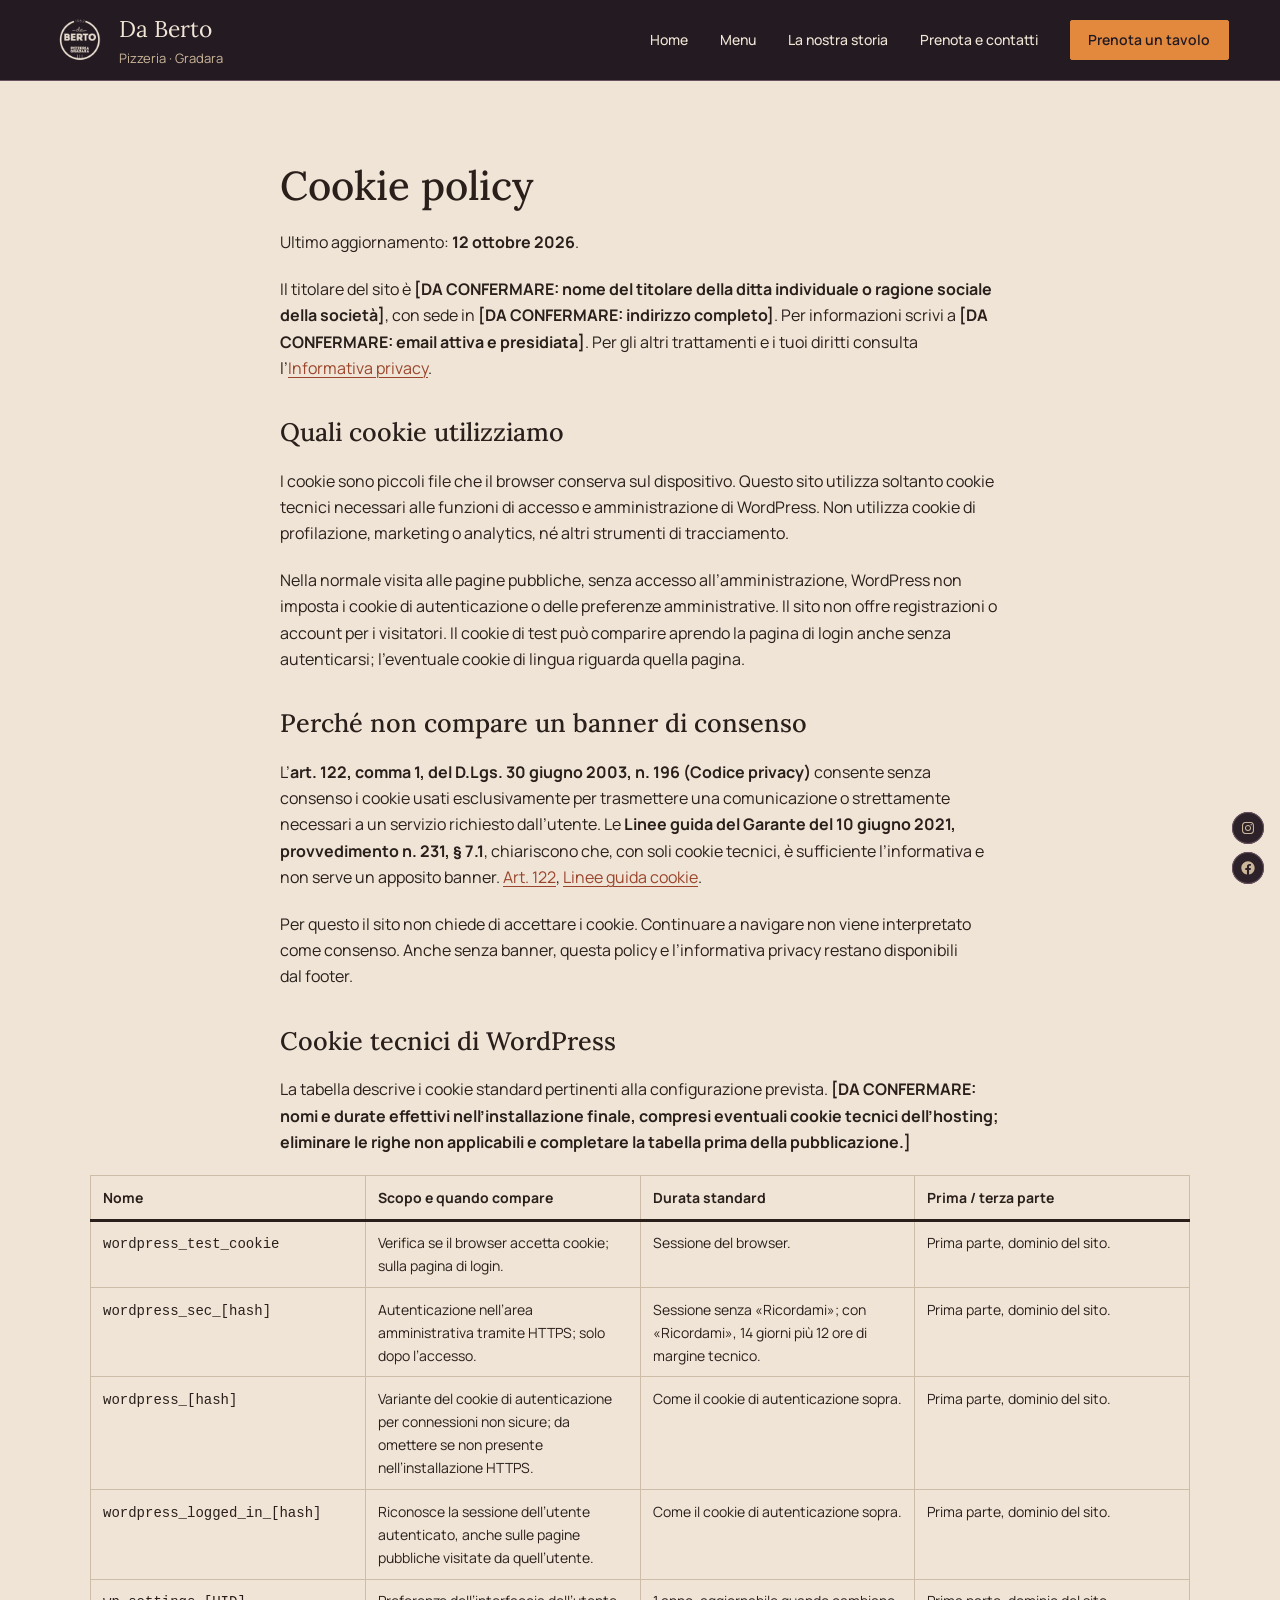
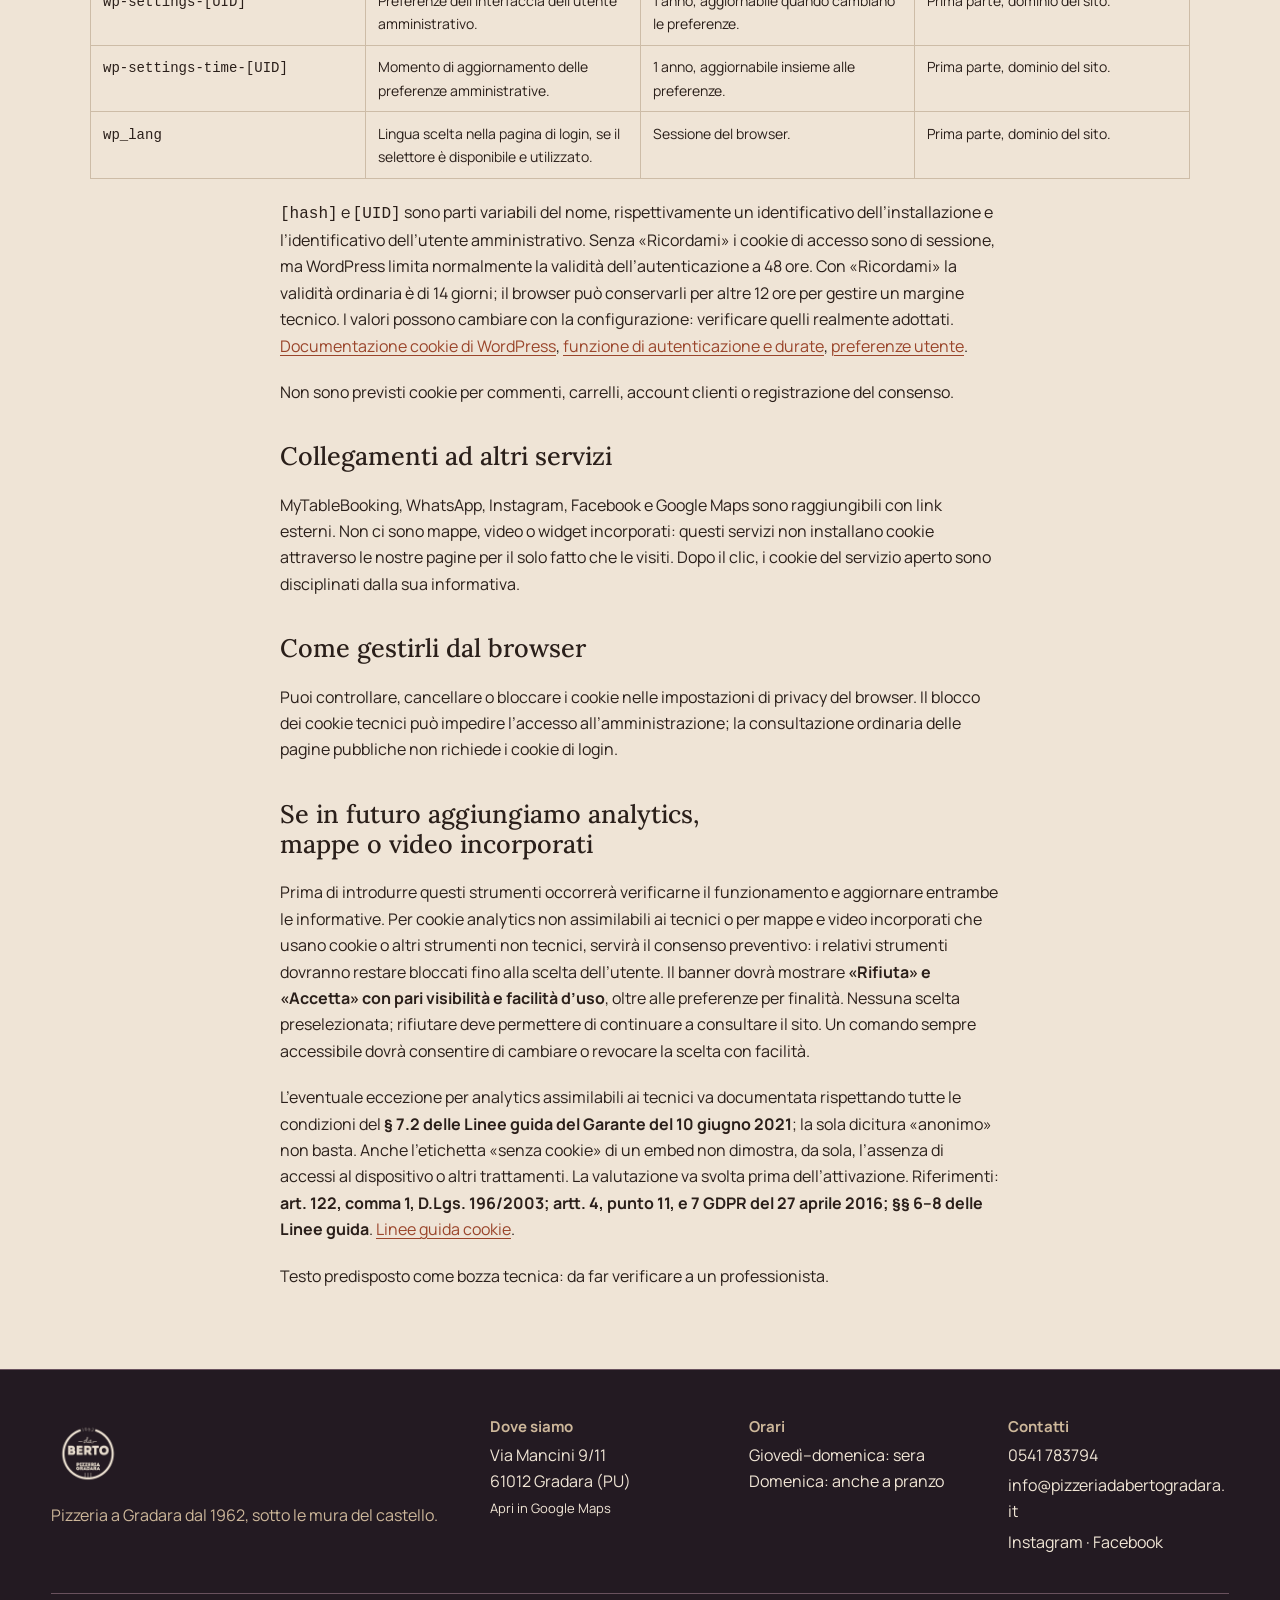
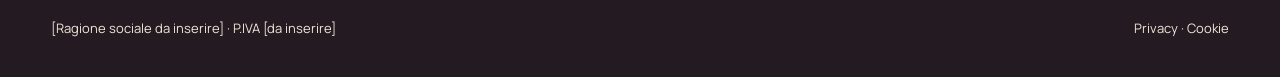
<file: cookie/index.html>
<!DOCTYPE html>
<html lang="it-IT">
<head>
<meta name="robots" content="noindex, nofollow">
	<meta charset="UTF-8" />
	<meta name="viewport" content="width=device-width, initial-scale=1" />
<link rel="preload" href="../wp-content/themes/daberto/assets/fonts/lora.woff2" as="font" type="font/woff2" crossorigin>
<title>Cookie policy &#8211; Da Berto</title>
<meta name="description" content="Il sito della Pizzeria Da Berto usa solo cookie tecnici di WordPress: niente analytics né pubblicità, per questo non c’è il banner dei cookie.">
<meta property="og:type" content="website">
<meta property="og:locale" content="it_IT">
<meta property="og:site_name" content="Da Berto">
<meta property="og:title" content="Cookie policy &#8211; Da Berto">
<meta property="og:description" content="Il sito della Pizzeria Da Berto usa solo cookie tecnici di WordPress: niente analytics né pubblicità, per questo non c’è il banner dei cookie.">
<meta property="og:url" content="../cookie/">
<meta property="og:image" content="../wp-content/uploads/2026/10/logo-da-berto-1.png">
<style id="wp-img-auto-sizes-contain-inline-css">
img:is([sizes=auto i],[sizes^="auto," i]){contain-intrinsic-size:3000px 1500px}
/*# sourceURL=wp-img-auto-sizes-contain-inline-css */
</style>
<style id="wp-block-site-logo-inline-css">
.wp-block-site-logo{box-sizing:border-box;line-height:0}.wp-block-site-logo a{display:inline-block;line-height:0}.wp-block-site-logo.is-default-size img{height:auto;width:120px}.wp-block-site-logo img{height:auto;max-width:100%}.wp-block-site-logo a,.wp-block-site-logo img{border-radius:inherit}.wp-block-site-logo.aligncenter{margin-left:auto;margin-right:auto;text-align:center}:root :where(.wp-block-site-logo.is-style-rounded){border-radius:9999px}
/*# sourceURL=../wp-includes/blocks/site-logo/style.min.css */
</style>
<style id="wp-block-site-title-inline-css">
.wp-block-site-title{box-sizing:border-box}.wp-block-site-title :where(a){color:inherit;font-family:inherit;font-size:inherit;font-style:inherit;font-weight:inherit;letter-spacing:inherit;line-height:inherit;text-decoration:inherit}
/*# sourceURL=../wp-includes/blocks/site-title/style.min.css */
</style>
<style id="wp-block-paragraph-inline-css">
.is-small-text{font-size:.875em}.is-regular-text{font-size:1em}.is-large-text{font-size:2.25em}.is-larger-text{font-size:3em}.has-drop-cap:not(:focus):first-letter{float:left;font-size:8.4em;font-style:normal;font-weight:100;line-height:.68;margin:.05em .1em 0 0;text-transform:uppercase}body.rtl .has-drop-cap:not(:focus):first-letter{float:none;margin-left:.1em}p.has-drop-cap.has-background{overflow:hidden}:root :where(p.has-background){padding:1.25em 2.375em}:where(p.has-text-color:not(.has-link-color)) a{color:inherit}p.has-text-align-left[style*="writing-mode:vertical-lr"],p.has-text-align-right[style*="writing-mode:vertical-rl"]{rotate:180deg}
/*# sourceURL=../wp-includes/blocks/paragraph/style.min.css */
</style>
<style id="wp-block-group-inline-css">
.wp-block-group{box-sizing:border-box}:where(.wp-block-group.wp-block-group-is-layout-constrained){position:relative}
/*# sourceURL=../wp-includes/blocks/group/style.min.css */
</style>
<style id="wp-block-navigation-link-inline-css">
.wp-block-navigation .wp-block-navigation-item__label{overflow-wrap:break-word}.wp-block-navigation .wp-block-navigation-item__description{display:none}.link-ui-tools{outline:1px solid #f0f0f0;padding:8px}.link-ui-block-inserter{padding-top:8px}.link-ui-block-inserter__back{margin-left:8px;text-transform:uppercase}
/*# sourceURL=../wp-includes/blocks/navigation-link/style.min.css */
</style>
<link rel='stylesheet' id='wp-block-navigation-css' href='../wp-includes/blocks/navigation/style.min.css?ver=7.1.3' media='all' />
<style id="wp-block-button-inline-css">
.wp-block-button__link{align-content:center;box-sizing:border-box;cursor:pointer;display:inline-block;height:100%;text-align:center;word-break:break-word}.wp-block-button__link.aligncenter{text-align:center}.wp-block-button__link.alignright{text-align:right}:where(.wp-block-button__link){border-radius:9999px;box-shadow:none;padding:calc(.667em + 2px) calc(1.333em + 2px);text-decoration:none}.wp-block-button[style*=text-decoration] .wp-block-button__link{text-decoration:inherit}.wp-block-buttons>.wp-block-button.has-custom-width{max-width:none}.wp-block-buttons>.wp-block-button.has-custom-width .wp-block-button__link{width:100%}.wp-block-buttons>.wp-block-button.has-custom-font-size .wp-block-button__link{font-size:inherit}.wp-block-buttons>.wp-block-button[class*=wp-block-button__width]{width:calc(var(--wp--block-button--width)*1% - var(--wp--style--block-gap, .5em)*(1 - var(--wp--block-button--width)/100))}.wp-block-buttons>.wp-block-button.wp-block-button__width-25{width:calc(25% - var(--wp--style--block-gap, .5em)*.75)}.wp-block-buttons>.wp-block-button.wp-block-button__width-50{width:calc(50% - var(--wp--style--block-gap, .5em)*.5)}.wp-block-buttons>.wp-block-button.wp-block-button__width-75{width:calc(75% - var(--wp--style--block-gap, .5em)*.25)}.wp-block-buttons>.wp-block-button.wp-block-button__width-100{flex-basis:100%;width:100%}.wp-block-buttons.is-vertical>.wp-block-button[class*=wp-block-button__width]{width:calc(var(--wp--block-button--width)*1%)}.wp-block-buttons.is-vertical>.wp-block-button.wp-block-button__width-25{width:25%}.wp-block-buttons.is-vertical>.wp-block-button.wp-block-button__width-50{width:50%}.wp-block-buttons.is-vertical>.wp-block-button.wp-block-button__width-75{width:75%}.wp-block-button.is-style-squared,.wp-block-button__link.wp-block-button.is-style-squared{border-radius:0}.wp-block-button.no-border-radius,.wp-block-button__link.no-border-radius{border-radius:0!important}:root :where(.wp-block-button .wp-block-button__link.is-style-outline),:root :where(.wp-block-button.is-style-outline>.wp-block-button__link){border:2px solid;padding:.667em 1.333em}:root :where(.wp-block-button .wp-block-button__link.is-style-outline:not(.has-text-color)),:root :where(.wp-block-button.is-style-outline>.wp-block-button__link:not(.has-text-color)){color:currentColor}:root :where(.wp-block-button .wp-block-button__link.is-style-outline:not(.has-background)),:root :where(.wp-block-button.is-style-outline>.wp-block-button__link:not(.has-background)){background-color:transparent;background-image:none}
/*# sourceURL=../wp-includes/blocks/button/style.min.css */
</style>
<style id="wp-block-buttons-inline-css">
.wp-block-buttons{box-sizing:border-box}.wp-block-buttons.is-vertical{flex-direction:column}.wp-block-buttons.is-vertical>.wp-block-button:last-child{margin-bottom:0}.wp-block-buttons>.wp-block-button{display:inline-block;margin:0}.wp-block-buttons.is-content-justification-left{justify-content:flex-start}.wp-block-buttons.is-content-justification-left.is-vertical{align-items:flex-start}.wp-block-buttons.is-content-justification-center{justify-content:center}.wp-block-buttons.is-content-justification-center.is-vertical{align-items:center}.wp-block-buttons.is-content-justification-right{justify-content:flex-end}.wp-block-buttons.is-content-justification-right.is-vertical{align-items:flex-end}.wp-block-buttons.is-content-justification-space-between{justify-content:space-between}.wp-block-buttons.aligncenter{text-align:center}.wp-block-buttons:not(.is-content-justification-space-between,.is-content-justification-right,.is-content-justification-left,.is-content-justification-center) .wp-block-button.aligncenter{margin-left:auto;margin-right:auto;width:100%}.wp-block-buttons[style*=text-decoration] .wp-block-button,.wp-block-buttons[style*=text-decoration] .wp-block-button__link{text-decoration:inherit}.wp-block-buttons.has-custom-font-size .wp-block-button__link{font-size:inherit}.wp-block-buttons .wp-block-button__link{width:100%}.wp-block-button.aligncenter{text-align:center}
/*# sourceURL=../wp-includes/blocks/buttons/style.min.css */
</style>
<style id="wp-block-post-title-inline-css">
.wp-block-post-title{box-sizing:border-box;word-break:break-word}.wp-block-post-title :where(a){display:inline-block;font-family:inherit;font-size:inherit;font-style:inherit;font-weight:inherit;letter-spacing:inherit;line-height:inherit;text-decoration:inherit}
/*# sourceURL=../wp-includes/blocks/post-title/style.min.css */
</style>
<style id="wp-block-heading-inline-css">
h1:where(.wp-block-heading).has-background,h2:where(.wp-block-heading).has-background,h3:where(.wp-block-heading).has-background,h4:where(.wp-block-heading).has-background,h5:where(.wp-block-heading).has-background,h6:where(.wp-block-heading).has-background{padding:1.25em 2.375em}h1.has-text-align-left[style*=writing-mode]:where([style*=vertical-lr]),h1.has-text-align-right[style*=writing-mode]:where([style*=vertical-rl]),h2.has-text-align-left[style*=writing-mode]:where([style*=vertical-lr]),h2.has-text-align-right[style*=writing-mode]:where([style*=vertical-rl]),h3.has-text-align-left[style*=writing-mode]:where([style*=vertical-lr]),h3.has-text-align-right[style*=writing-mode]:where([style*=vertical-rl]),h4.has-text-align-left[style*=writing-mode]:where([style*=vertical-lr]),h4.has-text-align-right[style*=writing-mode]:where([style*=vertical-rl]),h5.has-text-align-left[style*=writing-mode]:where([style*=vertical-lr]),h5.has-text-align-right[style*=writing-mode]:where([style*=vertical-rl]),h6.has-text-align-left[style*=writing-mode]:where([style*=vertical-lr]),h6.has-text-align-right[style*=writing-mode]:where([style*=vertical-rl]){rotate:180deg}
/*# sourceURL=../wp-includes/blocks/heading/style.min.css */
</style>
<style id="wp-block-table-inline-css">
.wp-block-table{overflow-x:auto}.wp-block-table table{border-collapse:collapse;width:100%}.wp-block-table thead{border-bottom:3px solid}.wp-block-table tfoot{border-top:3px solid}.wp-block-table td,.wp-block-table th{border:1px solid;padding:.5em}.wp-block-table .has-fixed-layout{table-layout:fixed;width:100%}.wp-block-table .has-fixed-layout td,.wp-block-table .has-fixed-layout th{word-break:break-word}.wp-block-table.aligncenter,.wp-block-table.alignleft,.wp-block-table.alignright{display:table;width:auto}.wp-block-table.aligncenter td,.wp-block-table.aligncenter th,.wp-block-table.alignleft td,.wp-block-table.alignleft th,.wp-block-table.alignright td,.wp-block-table.alignright th{word-break:break-word}.wp-block-table .has-subtle-light-gray-background-color{background-color:#f3f4f5}.wp-block-table .has-subtle-pale-green-background-color{background-color:#e9fbe5}.wp-block-table .has-subtle-pale-blue-background-color{background-color:#e7f5fe}.wp-block-table .has-subtle-pale-pink-background-color{background-color:#fcf0ef}.wp-block-table.is-style-stripes{background-color:transparent;border-collapse:inherit;border-spacing:0}.wp-block-table.is-style-stripes tbody tr:nth-child(odd){background-color:#f0f0f0}.wp-block-table.is-style-stripes.has-subtle-light-gray-background-color tbody tr:nth-child(odd){background-color:#f3f4f5}.wp-block-table.is-style-stripes.has-subtle-pale-green-background-color tbody tr:nth-child(odd){background-color:#e9fbe5}.wp-block-table.is-style-stripes.has-subtle-pale-blue-background-color tbody tr:nth-child(odd){background-color:#e7f5fe}.wp-block-table.is-style-stripes.has-subtle-pale-pink-background-color tbody tr:nth-child(odd){background-color:#fcf0ef}.wp-block-table.is-style-stripes td,.wp-block-table.is-style-stripes th{border-color:transparent}.wp-block-table.is-style-stripes{border-bottom:1px solid #f0f0f0}.wp-block-table .has-border-color td,.wp-block-table .has-border-color th,.wp-block-table .has-border-color tr,.wp-block-table .has-border-color>*{border-color:inherit}.wp-block-table table[style*=border-top-color] tr:first-child,.wp-block-table table[style*=border-top-color] tr:first-child td,.wp-block-table table[style*=border-top-color] tr:first-child th,.wp-block-table table[style*=border-top-color]>*,.wp-block-table table[style*=border-top-color]>* td,.wp-block-table table[style*=border-top-color]>* th{border-top-color:inherit}.wp-block-table table[style*=border-top-color] tr:not(:first-child){border-top-color:currentColor}.wp-block-table table[style*=border-right-color] td:last-child,.wp-block-table table[style*=border-right-color] th,.wp-block-table table[style*=border-right-color] tr,.wp-block-table table[style*=border-right-color]>*{border-right-color:inherit}.wp-block-table table[style*=border-bottom-color] tr:last-child,.wp-block-table table[style*=border-bottom-color] tr:last-child td,.wp-block-table table[style*=border-bottom-color] tr:last-child th,.wp-block-table table[style*=border-bottom-color]>*,.wp-block-table table[style*=border-bottom-color]>* td,.wp-block-table table[style*=border-bottom-color]>* th{border-bottom-color:inherit}.wp-block-table table[style*=border-bottom-color] tr:not(:last-child){border-bottom-color:currentColor}.wp-block-table table[style*=border-left-color] td:first-child,.wp-block-table table[style*=border-left-color] th,.wp-block-table table[style*=border-left-color] tr,.wp-block-table table[style*=border-left-color]>*{border-left-color:inherit}.wp-block-table table[style*=border-style] td,.wp-block-table table[style*=border-style] th,.wp-block-table table[style*=border-style] tr,.wp-block-table table[style*=border-style]>*{border-style:inherit}.wp-block-table table[style*=border-width] td,.wp-block-table table[style*=border-width] th,.wp-block-table table[style*=border-width] tr,.wp-block-table table[style*=border-width]>*{border-style:inherit;border-width:inherit}
/*# sourceURL=../wp-includes/blocks/table/style.min.css */
</style>
<style id="wp-block-post-content-inline-css">
.wp-block-post-content{display:flow-root}
/*# sourceURL=../wp-includes/blocks/post-content/style.min.css */
</style>
<style id="wp-block-columns-inline-css">
.wp-block-columns{box-sizing:border-box;display:flex;flex-wrap:wrap!important}@media (min-width:782px){.wp-block-columns{flex-wrap:nowrap!important}}.wp-block-columns{align-items:normal!important}.wp-block-columns.are-vertically-aligned-top{align-items:flex-start}.wp-block-columns.are-vertically-aligned-center{align-items:center}.wp-block-columns.are-vertically-aligned-bottom{align-items:flex-end}@media (max-width:781px){.wp-block-columns:not(.is-not-stacked-on-mobile)>.wp-block-column{flex-basis:100%!important}}@media (min-width:782px){.wp-block-columns:not(.is-not-stacked-on-mobile)>.wp-block-column{flex-basis:0;flex-grow:1}.wp-block-columns:not(.is-not-stacked-on-mobile)>.wp-block-column[style*=flex-basis]{flex-grow:0}}.wp-block-columns.is-not-stacked-on-mobile{flex-wrap:nowrap!important}.wp-block-columns.is-not-stacked-on-mobile>.wp-block-column{flex-basis:0;flex-grow:1}.wp-block-columns.is-not-stacked-on-mobile>.wp-block-column[style*=flex-basis]{flex-grow:0}:where(.wp-block-columns){margin-bottom:1.75em}:where(.wp-block-columns.has-background){padding:1.25em 2.375em}.wp-block-column{flex-grow:1;min-width:0;overflow-wrap:break-word;word-break:break-word}.wp-block-column.is-vertically-aligned-top{align-self:flex-start}.wp-block-column.is-vertically-aligned-center{align-self:center}.wp-block-column.is-vertically-aligned-bottom{align-self:flex-end}.wp-block-column.is-vertically-aligned-stretch{align-self:stretch}.wp-block-column.is-vertically-aligned-bottom,.wp-block-column.is-vertically-aligned-center,.wp-block-column.is-vertically-aligned-top{width:100%}
/*# sourceURL=../wp-includes/blocks/columns/style.min.css */
</style>
<style id="wp-block-social-links-inline-css">
.wp-block-social-links{background:none;box-sizing:border-box;margin-left:0;padding-left:0;padding-right:0;text-indent:0}.wp-block-social-links .wp-social-link a,.wp-block-social-links .wp-social-link a:hover{border-bottom:0;box-shadow:none;text-decoration:none}.wp-block-social-links .wp-social-link svg{height:1em;width:1em}.wp-block-social-links .wp-social-link span:not(.screen-reader-text){font-size:.65em;margin-left:.5em;margin-right:.5em}.wp-block-social-links.has-small-icon-size{font-size:16px}.wp-block-social-links,.wp-block-social-links.has-normal-icon-size{font-size:24px}.wp-block-social-links.has-large-icon-size{font-size:36px}.wp-block-social-links.has-huge-icon-size{font-size:48px}.wp-block-social-links.aligncenter{display:flex;justify-content:center}.wp-block-social-links.alignright{justify-content:flex-end}.wp-block-social-link{border-radius:9999px;display:block}@media not (prefers-reduced-motion){.wp-block-social-link{transition:transform .1s ease}}.wp-block-social-link{height:auto}.wp-block-social-link a{align-items:center;display:flex;line-height:0}.wp-block-social-link:hover{transform:scale(1.1)}.wp-block-social-links .wp-block-social-link.wp-social-link{display:inline-block;margin:0;padding:0}.wp-block-social-links .wp-block-social-link.wp-social-link .wp-block-social-link-anchor,.wp-block-social-links .wp-block-social-link.wp-social-link .wp-block-social-link-anchor svg,.wp-block-social-links .wp-block-social-link.wp-social-link .wp-block-social-link-anchor:active,.wp-block-social-links .wp-block-social-link.wp-social-link .wp-block-social-link-anchor:hover,.wp-block-social-links .wp-block-social-link.wp-social-link .wp-block-social-link-anchor:visited{fill:currentColor;color:currentColor}:where(.wp-block-social-links:not(.is-style-logos-only)) .wp-social-link{background-color:#f0f0f0;color:#444}:where(.wp-block-social-links:not(.is-style-logos-only)) .wp-social-link-amazon{background-color:#f90;color:#fff}:where(.wp-block-social-links:not(.is-style-logos-only)) .wp-social-link-bandcamp{background-color:#1ea0c3;color:#fff}:where(.wp-block-social-links:not(.is-style-logos-only)) .wp-social-link-behance{background-color:#0757fe;color:#fff}:where(.wp-block-social-links:not(.is-style-logos-only)) .wp-social-link-bluesky{background-color:#0a7aff;color:#fff}:where(.wp-block-social-links:not(.is-style-logos-only)) .wp-social-link-codepen{background-color:#1e1f26;color:#fff}:where(.wp-block-social-links:not(.is-style-logos-only)) .wp-social-link-deviantart{background-color:#02e49b;color:#fff}:where(.wp-block-social-links:not(.is-style-logos-only)) .wp-social-link-discord{background-color:#5865f2;color:#fff}:where(.wp-block-social-links:not(.is-style-logos-only)) .wp-social-link-dribbble{background-color:#e94c89;color:#fff}:where(.wp-block-social-links:not(.is-style-logos-only)) .wp-social-link-dropbox{background-color:#4280ff;color:#fff}:where(.wp-block-social-links:not(.is-style-logos-only)) .wp-social-link-etsy{background-color:#f45800;color:#fff}:where(.wp-block-social-links:not(.is-style-logos-only)) .wp-social-link-facebook{background-color:#0866ff;color:#fff}:where(.wp-block-social-links:not(.is-style-logos-only)) .wp-social-link-fivehundredpx{background-color:#000;color:#fff}:where(.wp-block-social-links:not(.is-style-logos-only)) .wp-social-link-flickr{background-color:#0461dd;color:#fff}:where(.wp-block-social-links:not(.is-style-logos-only)) .wp-social-link-foursquare{background-color:#e65678;color:#fff}:where(.wp-block-social-links:not(.is-style-logos-only)) .wp-social-link-github{background-color:#24292d;color:#fff}:where(.wp-block-social-links:not(.is-style-logos-only)) .wp-social-link-goodreads{background-color:#eceadd;color:#382110}:where(.wp-block-social-links:not(.is-style-logos-only)) .wp-social-link-google{background-color:#ea4434;color:#fff}:where(.wp-block-social-links:not(.is-style-logos-only)) .wp-social-link-gravatar{background-color:#1d4fc4;color:#fff}:where(.wp-block-social-links:not(.is-style-logos-only)) .wp-social-link-instagram{background-color:#f00075;color:#fff}:where(.wp-block-social-links:not(.is-style-logos-only)) .wp-social-link-lastfm{background-color:#e21b24;color:#fff}:where(.wp-block-social-links:not(.is-style-logos-only)) .wp-social-link-linkedin{background-color:#0d66c2;color:#fff}:where(.wp-block-social-links:not(.is-style-logos-only)) .wp-social-link-mastodon{background-color:#3288d4;color:#fff}:where(.wp-block-social-links:not(.is-style-logos-only)) .wp-social-link-medium{background-color:#000;color:#fff}:where(.wp-block-social-links:not(.is-style-logos-only)) .wp-social-link-meetup{background-color:#f6405f;color:#fff}:where(.wp-block-social-links:not(.is-style-logos-only)) .wp-social-link-patreon{background-color:#000;color:#fff}:where(.wp-block-social-links:not(.is-style-logos-only)) .wp-social-link-pinterest{background-color:#e60122;color:#fff}:where(.wp-block-social-links:not(.is-style-logos-only)) .wp-social-link-pocket{background-color:#ef4155;color:#fff}:where(.wp-block-social-links:not(.is-style-logos-only)) .wp-social-link-reddit{background-color:#ff4500;color:#fff}:where(.wp-block-social-links:not(.is-style-logos-only)) .wp-social-link-skype{background-color:#0478d7;color:#fff}:where(.wp-block-social-links:not(.is-style-logos-only)) .wp-social-link-snapchat{stroke:#000;background-color:#fefc00;color:#fff}:where(.wp-block-social-links:not(.is-style-logos-only)) .wp-social-link-soundcloud{background-color:#ff5600;color:#fff}:where(.wp-block-social-links:not(.is-style-logos-only)) .wp-social-link-spotify{background-color:#1bd760;color:#fff}:where(.wp-block-social-links:not(.is-style-logos-only)) .wp-social-link-telegram{background-color:#2aabee;color:#fff}:where(.wp-block-social-links:not(.is-style-logos-only)) .wp-social-link-threads{background-color:#000;color:#fff}:where(.wp-block-social-links:not(.is-style-logos-only)) .wp-social-link-tiktok{background-color:#000;color:#fff}:where(.wp-block-social-links:not(.is-style-logos-only)) .wp-social-link-tumblr{background-color:#011835;color:#fff}:where(.wp-block-social-links:not(.is-style-logos-only)) .wp-social-link-twitch{background-color:#6440a4;color:#fff}:where(.wp-block-social-links:not(.is-style-logos-only)) .wp-social-link-twitter{background-color:#1da1f2;color:#fff}:where(.wp-block-social-links:not(.is-style-logos-only)) .wp-social-link-vimeo{background-color:#1eb7ea;color:#fff}:where(.wp-block-social-links:not(.is-style-logos-only)) .wp-social-link-vk{background-color:#4680c2;color:#fff}:where(.wp-block-social-links:not(.is-style-logos-only)) .wp-social-link-wordpress{background-color:#3499cd;color:#fff}:where(.wp-block-social-links:not(.is-style-logos-only)) .wp-social-link-whatsapp{background-color:#25d366;color:#fff}:where(.wp-block-social-links:not(.is-style-logos-only)) .wp-social-link-x{background-color:#000;color:#fff}:where(.wp-block-social-links:not(.is-style-logos-only)) .wp-social-link-yelp{background-color:#d32422;color:#fff}:where(.wp-block-social-links:not(.is-style-logos-only)) .wp-social-link-youtube{background-color:red;color:#fff}:where(.wp-block-social-links.is-style-logos-only) .wp-social-link{background:none}:where(.wp-block-social-links.is-style-logos-only) .wp-social-link svg{height:1.25em;width:1.25em}:where(.wp-block-social-links.is-style-logos-only) .wp-social-link-amazon{color:#f90}:where(.wp-block-social-links.is-style-logos-only) .wp-social-link-bandcamp{color:#1ea0c3}:where(.wp-block-social-links.is-style-logos-only) .wp-social-link-behance{color:#0757fe}:where(.wp-block-social-links.is-style-logos-only) .wp-social-link-bluesky{color:#0a7aff}:where(.wp-block-social-links.is-style-logos-only) .wp-social-link-codepen{color:#1e1f26}:where(.wp-block-social-links.is-style-logos-only) .wp-social-link-deviantart{color:#02e49b}:where(.wp-block-social-links.is-style-logos-only) .wp-social-link-discord{color:#5865f2}:where(.wp-block-social-links.is-style-logos-only) .wp-social-link-dribbble{color:#e94c89}:where(.wp-block-social-links.is-style-logos-only) .wp-social-link-dropbox{color:#4280ff}:where(.wp-block-social-links.is-style-logos-only) .wp-social-link-etsy{color:#f45800}:where(.wp-block-social-links.is-style-logos-only) .wp-social-link-facebook{color:#0866ff}:where(.wp-block-social-links.is-style-logos-only) .wp-social-link-fivehundredpx{color:#000}:where(.wp-block-social-links.is-style-logos-only) .wp-social-link-flickr{color:#0461dd}:where(.wp-block-social-links.is-style-logos-only) .wp-social-link-foursquare{color:#e65678}:where(.wp-block-social-links.is-style-logos-only) .wp-social-link-github{color:#24292d}:where(.wp-block-social-links.is-style-logos-only) .wp-social-link-goodreads{color:#382110}:where(.wp-block-social-links.is-style-logos-only) .wp-social-link-google{color:#ea4434}:where(.wp-block-social-links.is-style-logos-only) .wp-social-link-gravatar{color:#1d4fc4}:where(.wp-block-social-links.is-style-logos-only) .wp-social-link-instagram{color:#f00075}:where(.wp-block-social-links.is-style-logos-only) .wp-social-link-lastfm{color:#e21b24}:where(.wp-block-social-links.is-style-logos-only) .wp-social-link-linkedin{color:#0d66c2}:where(.wp-block-social-links.is-style-logos-only) .wp-social-link-mastodon{color:#3288d4}:where(.wp-block-social-links.is-style-logos-only) .wp-social-link-medium{color:#000}:where(.wp-block-social-links.is-style-logos-only) .wp-social-link-meetup{color:#f6405f}:where(.wp-block-social-links.is-style-logos-only) .wp-social-link-patreon{color:#000}:where(.wp-block-social-links.is-style-logos-only) .wp-social-link-pinterest{color:#e60122}:where(.wp-block-social-links.is-style-logos-only) .wp-social-link-pocket{color:#ef4155}:where(.wp-block-social-links.is-style-logos-only) .wp-social-link-reddit{color:#ff4500}:where(.wp-block-social-links.is-style-logos-only) .wp-social-link-skype{color:#0478d7}:where(.wp-block-social-links.is-style-logos-only) .wp-social-link-snapchat{stroke:#000;color:#fff}:where(.wp-block-social-links.is-style-logos-only) .wp-social-link-soundcloud{color:#ff5600}:where(.wp-block-social-links.is-style-logos-only) .wp-social-link-spotify{color:#1bd760}:where(.wp-block-social-links.is-style-logos-only) .wp-social-link-telegram{color:#2aabee}:where(.wp-block-social-links.is-style-logos-only) .wp-social-link-threads{color:#000}:where(.wp-block-social-links.is-style-logos-only) .wp-social-link-tiktok{color:#000}:where(.wp-block-social-links.is-style-logos-only) .wp-social-link-tumblr{color:#011835}:where(.wp-block-social-links.is-style-logos-only) .wp-social-link-twitch{color:#6440a4}:where(.wp-block-social-links.is-style-logos-only) .wp-social-link-twitter{color:#1da1f2}:where(.wp-block-social-links.is-style-logos-only) .wp-social-link-vimeo{color:#1eb7ea}:where(.wp-block-social-links.is-style-logos-only) .wp-social-link-vk{color:#4680c2}:where(.wp-block-social-links.is-style-logos-only) .wp-social-link-whatsapp{color:#25d366}:where(.wp-block-social-links.is-style-logos-only) .wp-social-link-wordpress{color:#3499cd}:where(.wp-block-social-links.is-style-logos-only) .wp-social-link-x{color:#000}:where(.wp-block-social-links.is-style-logos-only) .wp-social-link-yelp{color:#d32422}:where(.wp-block-social-links.is-style-logos-only) .wp-social-link-youtube{color:red}.wp-block-social-links.is-style-pill-shape .wp-social-link{width:auto}:root :where(.wp-block-social-links .wp-social-link a){padding:.25em}:root :where(.wp-block-social-links.is-style-logos-only .wp-social-link a){padding:0}:root :where(.wp-block-social-links.is-style-pill-shape .wp-social-link a){padding-left:.6666666667em;padding-right:.6666666667em}.wp-block-social-links:not(.has-icon-color):not(.has-icon-background-color) .wp-social-link-snapchat .wp-block-social-link-label{color:#000}
/*# sourceURL=../wp-includes/blocks/social-links/style.min.css */
</style>
<style id="wp-block-library-inline-css">
:root{--wp-block-synced-color:#7a00df;--wp-block-synced-color--rgb:122,0,223;--wp-bound-block-color:var(--wp-block-synced-color);--wp-editor-canvas-background:#ddd;--wp-admin-theme-color:#007cba;--wp-admin-theme-color--rgb:0,124,186;--wp-admin-theme-color-darker-10:#006ba1;--wp-admin-theme-color-darker-10--rgb:0,107,160.5;--wp-admin-theme-color-darker-20:#005a87;--wp-admin-theme-color-darker-20--rgb:0,90,135;--wp-admin-border-width-focus:2px}@media (min-resolution:192dpi){:root{--wp-admin-border-width-focus:1.5px}}.wp-element-button{cursor:pointer}:root .has-very-light-gray-background-color{background-color:#eee}:root .has-very-dark-gray-background-color{background-color:#313131}:root .has-very-light-gray-color{color:#eee}:root .has-very-dark-gray-color{color:#313131}:root .has-vivid-green-cyan-to-vivid-cyan-blue-gradient-background{background:linear-gradient(135deg,#00d084,#0693e3)}:root .has-purple-crush-gradient-background{background:linear-gradient(135deg,#34e2e4,#4721fb 50%,#ab1dfe)}:root .has-hazy-dawn-gradient-background{background:linear-gradient(135deg,#faaca8,#dad0ec)}:root .has-subdued-olive-gradient-background{background:linear-gradient(135deg,#fafae1,#67a671)}:root .has-atomic-cream-gradient-background{background:linear-gradient(135deg,#fdd79a,#004a59)}:root .has-nightshade-gradient-background{background:linear-gradient(135deg,#330968,#31cdcf)}:root .has-midnight-gradient-background{background:linear-gradient(135deg,#020381,#2874fc)}:root{--wp--preset--font-size--normal:16px;--wp--preset--font-size--huge:42px}.has-regular-font-size{font-size:1em}.has-larger-font-size{font-size:2.625em}.has-normal-font-size{font-size:var(--wp--preset--font-size--normal)}.has-huge-font-size{font-size:var(--wp--preset--font-size--huge)}:root .has-text-align-center{text-align:center}:root .has-text-align-left{text-align:left}:root .has-text-align-right{text-align:right}.has-fit-text{white-space:nowrap!important}#end-resizable-editor-section{display:none}.aligncenter{clear:both}.items-justified-left{justify-content:flex-start}.items-justified-center{justify-content:center}.items-justified-right{justify-content:flex-end}.items-justified-space-between{justify-content:space-between}.screen-reader-text{word-wrap:normal!important;border:0;clip-path:inset(50%);height:1px;margin:-1px;overflow:hidden;padding:0;position:absolute;width:1px;word-break:normal!important}.screen-reader-text:focus{background-color:#ddd;clip-path:none;color:#444;display:block;font-size:1em;height:auto;left:5px;line-height:normal;padding:15px 23px 14px;text-decoration:none;top:5px;width:auto;z-index:100000}html :where(.has-border-color){border-style:solid}html :where([style^=border-color],[style*=";border-color"],[style*="; border-color"]){border-style:solid}html :where([style^=border-top-color],[style*=";border-top-color"],[style*="; border-top-color"]){border-top-style:solid}html :where([style^=border-right-color],[style*=";border-right-color"],[style*="; border-right-color"]){border-right-style:solid}html :where([style^=border-bottom-color],[style*=";border-bottom-color"],[style*="; border-bottom-color"]){border-bottom-style:solid}html :where([style^=border-left-color],[style*=";border-left-color"],[style*="; border-left-color"]){border-left-style:solid}html :where([style^=border-width],[style*=";border-width"],[style*="; border-width"]){border-style:solid}html :where([style^=border-top-width],[style*=";border-top-width"],[style*="; border-top-width"]){border-top-style:solid}html :where([style^=border-right-width],[style*=";border-right-width"],[style*="; border-right-width"]){border-right-style:solid}html :where([style^=border-bottom-width],[style*=";border-bottom-width"],[style*="; border-bottom-width"]){border-bottom-style:solid}html :where([style^=border-left-width],[style*=";border-left-width"],[style*="; border-left-width"]){border-left-style:solid}html :where(img[class*=wp-image-]){height:auto;max-width:100%}:where(figure){margin:0 0 1em}html :where(.is-position-sticky){--wp-admin--admin-bar--position-offset:var(--wp-admin--admin-bar--height,0px)}@media screen and (max-width:600px){html :where(.is-position-sticky){--wp-admin--admin-bar--position-offset:0px}}
/*# sourceURL=/wp-includes/css/dist/block-library/common.min.css */
</style>
<style id="global-styles-inline-css">
:root{--wp--preset--aspect-ratio--square: 1;--wp--preset--aspect-ratio--4-3: 4/3;--wp--preset--aspect-ratio--3-4: 3/4;--wp--preset--aspect-ratio--3-2: 3/2;--wp--preset--aspect-ratio--2-3: 2/3;--wp--preset--aspect-ratio--16-9: 16/9;--wp--preset--aspect-ratio--9-16: 9/16;--wp--preset--color--black: #000000;--wp--preset--color--cyan-bluish-gray: #abb8c3;--wp--preset--color--white: #ffffff;--wp--preset--color--pale-pink: #f78da7;--wp--preset--color--vivid-red: #cf2e2e;--wp--preset--color--luminous-vivid-orange: #ff6900;--wp--preset--color--luminous-vivid-amber: #fcb900;--wp--preset--color--light-green-cyan: #7bdcb5;--wp--preset--color--vivid-green-cyan: #00d084;--wp--preset--color--pale-cyan-blue: #8ed1fc;--wp--preset--color--vivid-cyan-blue: #0693e3;--wp--preset--color--vivid-purple: #9b51e0;--wp--preset--color--notte: #231A22;--wp--preset--color--notte-alta: #2D222A;--wp--preset--color--crema: #F1E6D6;--wp--preset--color--arenaria: #CDB79A;--wp--preset--color--brace: #E3893D;--wp--preset--color--sabbia: #EFE4D6;--wp--preset--color--sabbia-scura: #E6D8C6;--wp--preset--color--bruno: #2A1F1A;--wp--preset--color--mattone: #9A452B;--wp--preset--color--linea: #69525E;--wp--preset--gradient--vivid-cyan-blue-to-vivid-purple: linear-gradient(135deg,rgb(6,147,227) 0%,rgb(155,81,224) 100%);--wp--preset--gradient--light-green-cyan-to-vivid-green-cyan: linear-gradient(135deg,rgb(122,220,180) 0%,rgb(0,208,130) 100%);--wp--preset--gradient--luminous-vivid-amber-to-luminous-vivid-orange: linear-gradient(135deg,rgb(252,185,0) 0%,rgb(255,105,0) 100%);--wp--preset--gradient--luminous-vivid-orange-to-vivid-red: linear-gradient(135deg,rgb(255,105,0) 0%,rgb(207,46,46) 100%);--wp--preset--gradient--very-light-gray-to-cyan-bluish-gray: linear-gradient(135deg,rgb(238,238,238) 0%,rgb(169,184,195) 100%);--wp--preset--gradient--cool-to-warm-spectrum: linear-gradient(135deg,rgb(74,234,220) 0%,rgb(151,120,209) 20%,rgb(207,42,186) 40%,rgb(238,44,130) 60%,rgb(251,105,98) 80%,rgb(254,248,76) 100%);--wp--preset--gradient--blush-light-purple: linear-gradient(135deg,rgb(255,206,236) 0%,rgb(152,150,240) 100%);--wp--preset--gradient--blush-bordeaux: linear-gradient(135deg,rgb(254,205,165) 0%,rgb(254,45,45) 50%,rgb(107,0,62) 100%);--wp--preset--gradient--luminous-dusk: linear-gradient(135deg,rgb(255,203,112) 0%,rgb(199,81,192) 50%,rgb(65,88,208) 100%);--wp--preset--gradient--pale-ocean: linear-gradient(135deg,rgb(255,245,203) 0%,rgb(182,227,212) 50%,rgb(51,167,181) 100%);--wp--preset--gradient--electric-grass: linear-gradient(135deg,rgb(202,248,128) 0%,rgb(113,206,126) 100%);--wp--preset--gradient--midnight: linear-gradient(135deg,rgb(2,3,129) 0%,rgb(40,116,252) 100%);--wp--preset--font-size--small: 0.8125rem;--wp--preset--font-size--medium: 1rem;--wp--preset--font-size--large: clamp(1.0625rem, 1.063rem + ((1vw - 0.2rem) * 0.267), 1.25rem);--wp--preset--font-size--x-large: clamp(1.3125rem, 1.313rem + ((1vw - 0.2rem) * 0.446), 1.625rem);--wp--preset--font-size--xx-large: clamp(1.875rem, 1.875rem + ((1vw - 0.2rem) * 1.071), 2.625rem);--wp--preset--font-size--display: clamp(2.25rem, 2.25rem + ((1vw - 0.2rem) * 1.786), 3.5rem);--wp--preset--font-family--display: Lora, Georgia, "Times New Roman", serif;--wp--preset--font-family--body: Manrope, "Helvetica Neue", Arial, sans-serif;--wp--preset--spacing--20: 1rem;--wp--preset--spacing--30: 1.5rem;--wp--preset--spacing--40: clamp(1.75rem, 3vw, 2.5rem);--wp--preset--spacing--50: clamp(2rem, 4vw, 3rem);--wp--preset--spacing--60: clamp(3rem, 7vw, 5rem);--wp--preset--spacing--70: 3.38rem;--wp--preset--spacing--80: 5.06rem;--wp--preset--spacing--10: 0.5rem;--wp--preset--shadow--natural: 6px 6px 9px rgba(0, 0, 0, 0.2);--wp--preset--shadow--deep: 12px 12px 50px rgba(0, 0, 0, 0.4);--wp--preset--shadow--sharp: 6px 6px 0px rgba(0, 0, 0, 0.2);--wp--preset--shadow--outlined: 6px 6px 0px -3px rgb(255, 255, 255), 6px 6px rgb(0, 0, 0);--wp--preset--shadow--crisp: 6px 6px 0px rgb(0, 0, 0);--wp--custom--radius: 2px;--wp--custom--header-height: 80px;}.wp-block-button{--wp--preset--dimension--25: 25%;--wp--preset--dimension--50: 50%;--wp--preset--dimension--75: 75%;--wp--preset--dimension--100: 100%;}:root { --wp--style--global--content-size: 720px;--wp--style--global--wide-size: 1440px; }:where(body) { margin: 0; }.wp-site-blocks { padding-top: var(--wp--style--root--padding-top); padding-bottom: var(--wp--style--root--padding-bottom); }.has-global-padding { padding-right: var(--wp--style--root--padding-right); padding-left: var(--wp--style--root--padding-left); }.has-global-padding > .alignfull { margin-right: calc(var(--wp--style--root--padding-right) * -1); margin-left: calc(var(--wp--style--root--padding-left) * -1); }.has-global-padding :where(:not(.alignfull.is-layout-flow) > .has-global-padding:not(.wp-block-block, .alignfull)) { padding-right: 0; padding-left: 0; }.has-global-padding :where(:not(.alignfull.is-layout-flow) > .has-global-padding:not(.wp-block-block, .alignfull)) > .alignfull { margin-left: 0; margin-right: 0; }.wp-site-blocks > .alignleft { float: left; margin-right: 2em; }.wp-site-blocks > .alignright { float: right; margin-left: 2em; }.wp-site-blocks > .aligncenter { justify-content: center; margin-left: auto; margin-right: auto; }:where(.wp-site-blocks) > * { margin-block-start: 1.25rem; margin-block-end: 0; }:where(.wp-site-blocks) > :first-child { margin-block-start: 0; }:where(.wp-site-blocks) > :last-child { margin-block-end: 0; }:root { --wp--style--block-gap: 1.25rem; }:root :where(.is-layout-flow) > :first-child{margin-block-start: 0;}:root :where(.is-layout-flow) > :last-child{margin-block-end: 0;}:root :where(.is-layout-flow) > *{margin-block-start: 1.25rem;margin-block-end: 0;}:root :where(.is-layout-constrained) > :first-child{margin-block-start: 0;}:root :where(.is-layout-constrained) > :last-child{margin-block-end: 0;}:root :where(.is-layout-constrained) > *{margin-block-start: 1.25rem;margin-block-end: 0;}:root :where(.is-layout-flex){gap: 1.25rem;}:root :where(.is-layout-grid){gap: 1.25rem;}.is-layout-flow > .alignleft{float: left;margin-inline-start: 0;margin-inline-end: 2em;}.is-layout-flow > .alignright{float: right;margin-inline-start: 2em;margin-inline-end: 0;}.is-layout-flow > .aligncenter{margin-left: auto !important;margin-right: auto !important;}.is-layout-constrained > .alignleft{float: left;margin-inline-start: 0;margin-inline-end: 2em;}.is-layout-constrained > .alignright{float: right;margin-inline-start: 2em;margin-inline-end: 0;}.is-layout-constrained > .aligncenter{margin-left: auto !important;margin-right: auto !important;}.is-layout-constrained > :where(:not(.alignleft):not(.alignright):not(.alignfull)){max-width: var(--wp--style--global--content-size);margin-left: auto !important;margin-right: auto !important;}.is-layout-constrained > .alignwide{max-width: var(--wp--style--global--wide-size);}body .is-layout-flex{display: flex;}.is-layout-flex{flex-wrap: wrap;align-items: center;}.is-layout-flex > :is(*, div){margin: 0;}body .is-layout-grid{display: grid;}.is-layout-grid > :is(*, div){margin: 0;}body{background-color: var(--wp--preset--color--notte);color: var(--wp--preset--color--crema);font-family: var(--wp--preset--font-family--body);font-size: var(--wp--preset--font-size--medium);line-height: 1.65;--wp--style--root--padding-top: 0px;--wp--style--root--padding-right: clamp(1.25rem, 4vw, 3.5rem);--wp--style--root--padding-bottom: 0px;--wp--style--root--padding-left: clamp(1.25rem, 4vw, 3.5rem);}a:where(:not(.wp-element-button)){color: currentColor;text-decoration: underline;}:root :where(a:where(:not(.wp-element-button)):hover){text-decoration: underline;}h1, h2, h3, h4, h5, h6{font-family: var(--wp--preset--font-family--display);font-weight: 500;letter-spacing: 0;line-height: 1.2;}h1{font-size: var(--wp--preset--font-size--display);}h2{font-size: var(--wp--preset--font-size--xx-large);}h3{font-size: var(--wp--preset--font-size--x-large);}h4{font-size: var(--wp--preset--font-size--large);}:root :where(.wp-element-button, .wp-block-button__link){background-color: var(--wp--preset--color--brace);border-radius: var(--wp--custom--radius);border-color: var(--wp--preset--color--brace);border-width: 1px;border-style: solid;color: var(--wp--preset--color--notte);font-family: var(--wp--preset--font-family--body);font-size: clamp(0.875rem, 0.875rem + ((1vw - 0.2rem) * 0.09), 0.938rem);font-style: inherit;font-weight: 600;letter-spacing: inherit;line-height: 1.4;padding-top: 0.8rem;padding-right: 1.5rem;padding-bottom: 0.8rem;padding-left: 1.5rem;text-decoration: none;text-transform: inherit;}:root :where(.wp-element-button:hover, .wp-block-button__link:hover){background-color: var(--wp--preset--color--crema);border-color: var(--wp--preset--color--crema);color: var(--wp--preset--color--notte);}:root :where(.wp-element-button:focus, .wp-block-button__link:focus){outline-color: var(--wp--preset--color--crema);outline-offset: 4px;outline-style: solid;outline-width: 3px;}:root :where(.wp-element-caption, .wp-block-audio figcaption, .wp-block-embed figcaption, .wp-block-gallery figcaption, .wp-block-image figcaption, .wp-block-table figcaption, .wp-block-video figcaption){color: var(--wp--preset--color--arenaria);font-size: var(--wp--preset--font-size--small);}.has-black-color{color: var(--wp--preset--color--black) !important;}.has-cyan-bluish-gray-color{color: var(--wp--preset--color--cyan-bluish-gray) !important;}.has-white-color{color: var(--wp--preset--color--white) !important;}.has-pale-pink-color{color: var(--wp--preset--color--pale-pink) !important;}.has-vivid-red-color{color: var(--wp--preset--color--vivid-red) !important;}.has-luminous-vivid-orange-color{color: var(--wp--preset--color--luminous-vivid-orange) !important;}.has-luminous-vivid-amber-color{color: var(--wp--preset--color--luminous-vivid-amber) !important;}.has-light-green-cyan-color{color: var(--wp--preset--color--light-green-cyan) !important;}.has-vivid-green-cyan-color{color: var(--wp--preset--color--vivid-green-cyan) !important;}.has-pale-cyan-blue-color{color: var(--wp--preset--color--pale-cyan-blue) !important;}.has-vivid-cyan-blue-color{color: var(--wp--preset--color--vivid-cyan-blue) !important;}.has-vivid-purple-color{color: var(--wp--preset--color--vivid-purple) !important;}.has-notte-color{color: var(--wp--preset--color--notte) !important;}.has-notte-alta-color{color: var(--wp--preset--color--notte-alta) !important;}.has-crema-color{color: var(--wp--preset--color--crema) !important;}.has-arenaria-color{color: var(--wp--preset--color--arenaria) !important;}.has-brace-color{color: var(--wp--preset--color--brace) !important;}.has-sabbia-color{color: var(--wp--preset--color--sabbia) !important;}.has-sabbia-scura-color{color: var(--wp--preset--color--sabbia-scura) !important;}.has-bruno-color{color: var(--wp--preset--color--bruno) !important;}.has-mattone-color{color: var(--wp--preset--color--mattone) !important;}.has-linea-color{color: var(--wp--preset--color--linea) !important;}.has-black-background-color{background-color: var(--wp--preset--color--black) !important;}.has-cyan-bluish-gray-background-color{background-color: var(--wp--preset--color--cyan-bluish-gray) !important;}.has-white-background-color{background-color: var(--wp--preset--color--white) !important;}.has-pale-pink-background-color{background-color: var(--wp--preset--color--pale-pink) !important;}.has-vivid-red-background-color{background-color: var(--wp--preset--color--vivid-red) !important;}.has-luminous-vivid-orange-background-color{background-color: var(--wp--preset--color--luminous-vivid-orange) !important;}.has-luminous-vivid-amber-background-color{background-color: var(--wp--preset--color--luminous-vivid-amber) !important;}.has-light-green-cyan-background-color{background-color: var(--wp--preset--color--light-green-cyan) !important;}.has-vivid-green-cyan-background-color{background-color: var(--wp--preset--color--vivid-green-cyan) !important;}.has-pale-cyan-blue-background-color{background-color: var(--wp--preset--color--pale-cyan-blue) !important;}.has-vivid-cyan-blue-background-color{background-color: var(--wp--preset--color--vivid-cyan-blue) !important;}.has-vivid-purple-background-color{background-color: var(--wp--preset--color--vivid-purple) !important;}.has-notte-background-color{background-color: var(--wp--preset--color--notte) !important;}.has-notte-alta-background-color{background-color: var(--wp--preset--color--notte-alta) !important;}.has-crema-background-color{background-color: var(--wp--preset--color--crema) !important;}.has-arenaria-background-color{background-color: var(--wp--preset--color--arenaria) !important;}.has-brace-background-color{background-color: var(--wp--preset--color--brace) !important;}.has-sabbia-background-color{background-color: var(--wp--preset--color--sabbia) !important;}.has-sabbia-scura-background-color{background-color: var(--wp--preset--color--sabbia-scura) !important;}.has-bruno-background-color{background-color: var(--wp--preset--color--bruno) !important;}.has-mattone-background-color{background-color: var(--wp--preset--color--mattone) !important;}.has-linea-background-color{background-color: var(--wp--preset--color--linea) !important;}.has-black-border-color{border-color: var(--wp--preset--color--black) !important;}.has-cyan-bluish-gray-border-color{border-color: var(--wp--preset--color--cyan-bluish-gray) !important;}.has-white-border-color{border-color: var(--wp--preset--color--white) !important;}.has-pale-pink-border-color{border-color: var(--wp--preset--color--pale-pink) !important;}.has-vivid-red-border-color{border-color: var(--wp--preset--color--vivid-red) !important;}.has-luminous-vivid-orange-border-color{border-color: var(--wp--preset--color--luminous-vivid-orange) !important;}.has-luminous-vivid-amber-border-color{border-color: var(--wp--preset--color--luminous-vivid-amber) !important;}.has-light-green-cyan-border-color{border-color: var(--wp--preset--color--light-green-cyan) !important;}.has-vivid-green-cyan-border-color{border-color: var(--wp--preset--color--vivid-green-cyan) !important;}.has-pale-cyan-blue-border-color{border-color: var(--wp--preset--color--pale-cyan-blue) !important;}.has-vivid-cyan-blue-border-color{border-color: var(--wp--preset--color--vivid-cyan-blue) !important;}.has-vivid-purple-border-color{border-color: var(--wp--preset--color--vivid-purple) !important;}.has-notte-border-color{border-color: var(--wp--preset--color--notte) !important;}.has-notte-alta-border-color{border-color: var(--wp--preset--color--notte-alta) !important;}.has-crema-border-color{border-color: var(--wp--preset--color--crema) !important;}.has-arenaria-border-color{border-color: var(--wp--preset--color--arenaria) !important;}.has-brace-border-color{border-color: var(--wp--preset--color--brace) !important;}.has-sabbia-border-color{border-color: var(--wp--preset--color--sabbia) !important;}.has-sabbia-scura-border-color{border-color: var(--wp--preset--color--sabbia-scura) !important;}.has-bruno-border-color{border-color: var(--wp--preset--color--bruno) !important;}.has-mattone-border-color{border-color: var(--wp--preset--color--mattone) !important;}.has-linea-border-color{border-color: var(--wp--preset--color--linea) !important;}.has-vivid-cyan-blue-to-vivid-purple-gradient-background{background: var(--wp--preset--gradient--vivid-cyan-blue-to-vivid-purple) !important;}.has-light-green-cyan-to-vivid-green-cyan-gradient-background{background: var(--wp--preset--gradient--light-green-cyan-to-vivid-green-cyan) !important;}.has-luminous-vivid-amber-to-luminous-vivid-orange-gradient-background{background: var(--wp--preset--gradient--luminous-vivid-amber-to-luminous-vivid-orange) !important;}.has-luminous-vivid-orange-to-vivid-red-gradient-background{background: var(--wp--preset--gradient--luminous-vivid-orange-to-vivid-red) !important;}.has-very-light-gray-to-cyan-bluish-gray-gradient-background{background: var(--wp--preset--gradient--very-light-gray-to-cyan-bluish-gray) !important;}.has-cool-to-warm-spectrum-gradient-background{background: var(--wp--preset--gradient--cool-to-warm-spectrum) !important;}.has-blush-light-purple-gradient-background{background: var(--wp--preset--gradient--blush-light-purple) !important;}.has-blush-bordeaux-gradient-background{background: var(--wp--preset--gradient--blush-bordeaux) !important;}.has-luminous-dusk-gradient-background{background: var(--wp--preset--gradient--luminous-dusk) !important;}.has-pale-ocean-gradient-background{background: var(--wp--preset--gradient--pale-ocean) !important;}.has-electric-grass-gradient-background{background: var(--wp--preset--gradient--electric-grass) !important;}.has-midnight-gradient-background{background: var(--wp--preset--gradient--midnight) !important;}.has-small-font-size{font-size: var(--wp--preset--font-size--small) !important;}.has-medium-font-size{font-size: var(--wp--preset--font-size--medium) !important;}.has-large-font-size{font-size: var(--wp--preset--font-size--large) !important;}.has-x-large-font-size{font-size: var(--wp--preset--font-size--x-large) !important;}.has-xx-large-font-size{font-size: var(--wp--preset--font-size--xx-large) !important;}.has-display-font-size{font-size: var(--wp--preset--font-size--display) !important;}.has-display-font-family{font-family: var(--wp--preset--font-family--display) !important;}.has-body-font-family{font-family: var(--wp--preset--font-family--body) !important;}
:root :where(.wp-block-navigation){font-size: 0.875rem;font-weight: 500;}
:root :where(.wp-block-site-title){font-family: var(--wp--preset--font-family--display);font-size: clamp(0.984rem, 0.984rem + ((1vw - 0.2rem) * 0.737), 1.5rem);font-weight: 400;}
:root :where(.wp-block-site-title a:where(:not(.wp-element-button))){text-decoration: none;}
:root :where(.wp-block-post-title){font-size: var(--wp--preset--font-size--xx-large);}
/*# sourceURL=global-styles-inline-css */
</style>
<style id="block-style-variation-styles-inline-css">
:root :where(.is-style-sezione-chiara--2 a:where(:not(.wp-element-button))){color: var(--wp--preset--color--bruno);}:root :where(.is-style-sezione-chiara--2 h1, .is-style-sezione-chiara--2 h2, .is-style-sezione-chiara--2 h3, .is-style-sezione-chiara--2 h4, .is-style-sezione-chiara--2 h5, .is-style-sezione-chiara--2 h6){color: var(--wp--preset--color--bruno);}:root :where(.is-style-sezione-chiara--2 .wp-element-button, .is-style-sezione-chiara--2 .wp-block-button__link){background-color: var(--wp--preset--color--mattone);border-color: var(--wp--preset--color--mattone);color: var(--wp--preset--color--sabbia);}:root :where(.is-style-sezione-chiara--2 .wp-element-button:hover, .is-style-sezione-chiara--2 .wp-block-button__link:hover){background-color: var(--wp--preset--color--bruno);border-color: var(--wp--preset--color--bruno);color: var(--wp--preset--color--sabbia);}:root :where(.is-style-sezione-chiara--2 .wp-element-button:focus, .is-style-sezione-chiara--2 .wp-block-button__link:focus){outline-color: var(--wp--preset--color--bruno);outline-offset: 4px;outline-style: solid;outline-width: 3px;}:root :where(.is-style-sezione-chiara--2 .wp-element-caption, .is-style-sezione-chiara--2 .wp-block-audio figcaption, .is-style-sezione-chiara--2 .wp-block-embed figcaption, .is-style-sezione-chiara--2 .wp-block-gallery figcaption, .is-style-sezione-chiara--2 .wp-block-image figcaption, .is-style-sezione-chiara--2 .wp-block-table figcaption, .is-style-sezione-chiara--2 .wp-block-video figcaption){color: var(--wp--preset--color--bruno);}:root :where(.is-style-sezione-chiara--2 .wp-block-separator){color: #B9A58E;}:root :where(.wp-block-group.is-style-sezione-chiara--2){background-color: var(--wp--preset--color--sabbia);color: var(--wp--preset--color--bruno);}
:root :where(.wp-block-button.is-style-outline--3 .wp-block-button__link){background: transparent none;background-color: transparent;border-color: currentColor;border-width: 1px;border-style: solid;color: currentColor;padding-top: 0.667em;padding-right: 1.33em;padding-bottom: 0.667em;padding-left: 1.33em;}
/*# sourceURL=block-style-variation-styles-inline-css */
</style>
<style id="core-block-supports-inline-css">
.wp-container-core-group-is-layout-b524284a{gap:0;flex-direction:column;align-items:flex-start;}.wp-container-core-group-is-layout-d16f5895{flex-wrap:nowrap;gap:0.75rem;}.wp-container-core-navigation-is-layout-996e1d31{gap:2rem;justify-content:flex-end;}.wp-container-core-group-is-layout-3cb09858{flex-wrap:nowrap;gap:2rem;}.wp-container-core-group-is-layout-2f20ec05{flex-wrap:nowrap;justify-content:space-between;}.wp-container-core-columns-is-layout-c1094058{flex-wrap:nowrap;gap:1.25rem var(--wp--preset--spacing--40);}.wp-container-core-group-is-layout-6d01bcdb{justify-content:space-between;}.wp-container-core-buttons-is-layout-89c98654{flex-wrap:nowrap;}
/*# sourceURL=core-block-supports-inline-css */
</style>
<style id="wp-block-template-skip-link-inline-css">
/*! This file is auto-generated */
.skip-link.screen-reader-text{border:0;clip-path:inset(50%);height:1px;margin:-1px;overflow:hidden;padding:0;position:absolute!important;width:1px;word-wrap:normal!important;word-break:normal!important}.skip-link.screen-reader-text:focus{background-color:#eee;clip-path:none;color:#444;display:block;font-size:1em;height:auto;left:5px;line-height:normal;padding:15px 23px 14px;text-decoration:none;top:5px;width:auto;z-index:100000}
/*# sourceURL=/wp-includes/css/wp-block-template-skip-link.min.css */
</style>
<link rel='stylesheet' id='daberto-css' href='../wp-content/themes/daberto/assets/css/theme.css?ver=1792140956' media='all' />
<script id="wp-importmap" type="importmap">
{"imports":{"@wordpress/interactivity":"../wp-includes/js/dist/script-modules/interactivity/index.min.js?ver=efaa5193bbad9c60ffd1"}}
</script>
<link rel="modulepreload" href="../wp-includes/js/dist/script-modules/interactivity/index.min.js?ver=efaa5193bbad9c60ffd1" id="@wordpress/interactivity-js-modulepreload" fetchpriority="low">
<style class="wp-fonts-local">
@font-face{font-family:Lora;font-style:normal;font-weight:400 700;font-display:swap;src:url('../wp-content/themes/daberto/assets/fonts/lora.woff2') format('woff2');}
@font-face{font-family:Manrope;font-style:normal;font-weight:200 800;font-display:swap;src:url('../wp-content/themes/daberto/assets/fonts/manrope.woff2') format('woff2');}
</style>
<link rel="icon" href="../wp-content/uploads/2026/10/icona-1-150x150.png" sizes="32x32" />
<link rel="icon" href="../wp-content/uploads/2026/10/icona-1-300x300.png" sizes="192x192" />
<link rel="apple-touch-icon" href="../wp-content/uploads/2026/10/icona-1-300x300.png" />
<meta name="msapplication-TileImage" content="../wp-content/uploads/2026/10/icona-1-300x300.png" />
</head>

<body class="wp-singular page-template page-template-page-testo page page-id-18 wp-custom-logo wp-embed-responsive wp-theme-daberto">

<a class="skip-link screen-reader-text" id="wp-skip-link" href="#contenuto">Vai al contenuto</a><div class="wp-site-blocks"><div class="db-header-wrap wp-block-template-part">
<header class="wp-block-group db-header has-notte-background-color has-background has-global-padding is-layout-constrained wp-block-group-is-layout-constrained">
<div class="wp-block-group alignwide db-header__inner is-content-justification-space-between is-nowrap is-layout-flex wp-container-core-group-is-layout-2f20ec05 wp-block-group-is-layout-flex">
<div class="wp-block-group db-brand is-nowrap is-layout-flex wp-container-core-group-is-layout-d16f5895 wp-block-group-is-layout-flex"><div class="wp-block-site-logo"><a href="../" class="custom-logo-link" rel="home"><img width="56" height="57" src="../wp-content/uploads/2026/10/logo-da-berto-1.png" class="custom-logo" alt="Da Berto, pizzeria a Gradara dal 1962" decoding="async" srcset="../wp-content/uploads/2026/10/logo-da-berto-1.png 240w, ../wp-content/uploads/2026/10/logo-da-berto-1-150x150.png 150w" sizes="(max-width: 56px) 100vw, 56px" /></a></div>


<div class="wp-block-group db-brand__text is-vertical is-layout-flex wp-container-core-group-is-layout-b524284a wp-block-group-is-layout-flex"><p class="wp-block-site-title"><a href="../" target="_self" rel="home">Da Berto</a></p>


<p class="db-brand__tagline has-small-font-size wp-block-paragraph">Pizzeria · Gradara</p>
</div>
</div>



<div class="wp-block-group db-header__actions is-nowrap is-layout-flex wp-container-core-group-is-layout-3cb09858 wp-block-group-is-layout-flex"><nav class="is-responsive items-justified-right db-nav wp-block-navigation is-content-justification-right is-layout-flex wp-container-core-navigation-is-layout-996e1d31 wp-block-navigation-is-layout-flex" 
		 data-wp-interactive="core/navigation" data-wp-context='{"overlayOpenedBy":{"click":false,"hover":false,"focus":false},"type":"overlay","roleAttribute":"","ariaLabel":"Menu"}'><button aria-haspopup="dialog" aria-label="Apri menu" class="wp-block-navigation__responsive-container-open" 
				data-wp-on--click="actions.openMenuOnClick"
				data-wp-on--keydown="actions.handleMenuKeydown"
			><svg width="24" height="24" xmlns="http://www.w3.org/2000/svg" viewBox="0 0 24 24" aria-hidden="true" focusable="false"><path d="M4 7.5h16v1.5H4z"></path><path d="M4 15h16v1.5H4z"></path></svg></button>
				<div class="wp-block-navigation__responsive-container has-text-color has-crema-color has-background has-notte-background-color"  id="modal-1" 
				data-wp-class--has-modal-open="state.isMenuOpen"
				data-wp-class--is-menu-open="state.isMenuOpen"
				data-wp-watch="callbacks.initMenu"
				data-wp-on--keydown="actions.handleMenuKeydown"
				data-wp-on--focusout="actions.handleMenuFocusout"
				tabindex="-1"
			>
					<div class="wp-block-navigation__responsive-close" tabindex="-1">
						<div class="wp-block-navigation__responsive-dialog" 
				data-wp-bind--aria-modal="state.ariaModal"
				data-wp-bind--aria-label="state.ariaLabel"
				data-wp-bind--role="state.roleAttribute"
			>
							<button aria-label="Chiudi menu" class="wp-block-navigation__responsive-container-close" 
				data-wp-on--click="actions.closeMenuOnClick"
			><svg xmlns="http://www.w3.org/2000/svg" viewBox="0 0 24 24" width="24" height="24" aria-hidden="true" focusable="false"><path d="m13.06 12 6.47-6.47-1.06-1.06L12 10.94 5.53 4.47 4.47 5.53 10.94 12l-6.47 6.47 1.06 1.06L12 13.06l6.47 6.47 1.06-1.06L13.06 12Z"></path></svg></button>
							<div class="wp-block-navigation__responsive-container-content" 
				data-wp-watch="callbacks.focusFirstElement"
			 id="modal-1-content">
								<ul class="wp-block-navigation__container is-responsive items-justified-right db-nav wp-block-navigation"><li class="wp-block-navigation-item wp-block-navigation-link"><a class="wp-block-navigation-item__content"  href="../"><span class="wp-block-navigation-item__label">Home</span></a></li><li class="wp-block-navigation-item wp-block-navigation-link"><a class="wp-block-navigation-item__content"  href="../menu/"><span class="wp-block-navigation-item__label">Menu</span></a></li><li class="wp-block-navigation-item wp-block-navigation-link"><a class="wp-block-navigation-item__content"  href="../storia/"><span class="wp-block-navigation-item__label">La nostra storia</span></a></li><li class="wp-block-navigation-item wp-block-navigation-link"><a class="wp-block-navigation-item__content"  href="../prenota/"><span class="wp-block-navigation-item__label">Prenota e contatti</span></a></li></ul>
								
							</div>
						</div>
					</div>
				</div></nav>


<div class="wp-block-buttons db-header__book is-layout-flex wp-block-buttons-is-layout-flex">
<div class="wp-block-button"><a class="wp-block-button__link wp-element-button" href="https://mytablebooking.lasersoft.it/berto/booking-engine/event/109">Prenota un tavolo</a></div>
</div>
</div>
</div>
</header>

</div>


<main class="wp-block-group is-style-sezione-chiara has-global-padding is-layout-constrained wp-block-group-is-layout-constrained is-style-sezione-chiara--2" id="contenuto" style="margin-top:0;padding-top:var(--wp--preset--spacing--60);padding-bottom:var(--wp--preset--spacing--60)"><h1 class="wp-block-post-title has-xx-large-font-size">Cookie policy</h1>

<div class="entry-content alignwide db-prose wp-block-post-content has-global-padding is-layout-constrained wp-block-post-content-is-layout-constrained">
<p class="wp-block-paragraph">Ultimo aggiornamento: <strong>12 ottobre 2026</strong>.</p>



<p class="wp-block-paragraph">Il titolare del sito è <strong>[DA CONFERMARE: nome del titolare della ditta individuale o ragione sociale della società]</strong>, con sede in <strong>[DA CONFERMARE: indirizzo completo]</strong>. Per informazioni scrivi a <strong>[DA CONFERMARE: email attiva e presidiata]</strong>. Per gli altri trattamenti e i tuoi diritti consulta l’<a href="../privacy/">Informativa privacy</a>.</p>



<h2 class="wp-block-heading">Quali cookie utilizziamo</h2>



<p class="wp-block-paragraph">I cookie sono piccoli file che il browser conserva sul dispositivo. Questo sito utilizza soltanto cookie tecnici necessari alle funzioni di accesso e amministrazione di WordPress. Non utilizza cookie di profilazione, marketing o analytics, né altri strumenti di tracciamento.</p>



<p class="wp-block-paragraph">Nella normale visita alle pagine pubbliche, senza accesso all’amministrazione, WordPress non imposta i cookie di autenticazione o delle preferenze amministrative. Il sito non offre registrazioni o account per i visitatori. Il cookie di test può comparire aprendo la pagina di login anche senza autenticarsi; l’eventuale cookie di lingua riguarda quella pagina.</p>



<h2 class="wp-block-heading">Perché non compare un banner di consenso</h2>



<p class="wp-block-paragraph">L’<strong>art. 122, comma 1, del D.Lgs. 30 giugno 2003, n. 196 (Codice privacy)</strong> consente senza consenso i cookie usati esclusivamente per trasmettere una comunicazione o strettamente necessari a un servizio richiesto dall’utente. Le <strong>Linee guida del Garante del 10 giugno 2021, provvedimento n. 231, § 7.1</strong>, chiariscono che, con soli cookie tecnici, è sufficiente l’informativa e non serve un apposito banner. <a href="https://www.normattiva.it/uri-res/N2Ls?urn:nir:stato:decreto.legislativo:2003-06-30;196~art122">Art. 122</a>, <a href="https://www.garanteprivacy.it/home/docweb/-/docweb-display/docweb/9677876">Linee guida cookie</a>.</p>



<p class="wp-block-paragraph">Per questo il sito non chiede di accettare i cookie. Continuare a navigare non viene interpretato come consenso. Anche senza banner, questa policy e l’informativa privacy restano disponibili dal footer.</p>



<h2 class="wp-block-heading">Cookie tecnici di WordPress</h2>



<p class="wp-block-paragraph">La tabella descrive i cookie standard pertinenti alla configurazione prevista. <strong>[DA CONFERMARE: nomi e durate effettivi nell’installazione finale, compresi eventuali cookie tecnici dell’hosting; eliminare le righe non applicabili e completare la tabella prima della pubblicazione.]</strong></p>



<figure class="wp-block-table alignwide"><table class="has-fixed-layout"><thead><tr><th>Nome</th><th>Scopo e quando compare</th><th>Durata standard</th><th>Prima / terza parte</th></tr></thead><tbody><tr><td><code>wordpress_test_cookie</code></td><td>Verifica se il browser accetta cookie; sulla pagina di login.</td><td>Sessione del browser.</td><td>Prima parte, dominio del sito.</td></tr><tr><td><code>wordpress_sec_[hash]</code></td><td>Autenticazione nell’area amministrativa tramite HTTPS; solo dopo l’accesso.</td><td>Sessione senza «Ricordami»; con «Ricordami», 14 giorni più 12 ore di margine tecnico.</td><td>Prima parte, dominio del sito.</td></tr><tr><td><code>wordpress_[hash]</code></td><td>Variante del cookie di autenticazione per connessioni non sicure; da omettere se non presente nell’installazione HTTPS.</td><td>Come il cookie di autenticazione sopra.</td><td>Prima parte, dominio del sito.</td></tr><tr><td><code>wordpress_logged_in_[hash]</code></td><td>Riconosce la sessione dell’utente autenticato, anche sulle pagine pubbliche visitate da quell’utente.</td><td>Come il cookie di autenticazione sopra.</td><td>Prima parte, dominio del sito.</td></tr><tr><td><code>wp-settings-[UID]</code></td><td>Preferenze dell’interfaccia dell’utente amministrativo.</td><td>1 anno, aggiornabile quando cambiano le preferenze.</td><td>Prima parte, dominio del sito.</td></tr><tr><td><code>wp-settings-time-[UID]</code></td><td>Momento di aggiornamento delle preferenze amministrative.</td><td>1 anno, aggiornabile insieme alle preferenze.</td><td>Prima parte, dominio del sito.</td></tr><tr><td><code>wp_lang</code></td><td>Lingua scelta nella pagina di login, se il selettore è disponibile e utilizzato.</td><td>Sessione del browser.</td><td>Prima parte, dominio del sito.</td></tr></tbody></table></figure>



<p class="wp-block-paragraph"><code>[hash]</code> e <code>[UID]</code> sono parti variabili del nome, rispettivamente un identificativo dell’installazione e l’identificativo dell’utente amministrativo. Senza «Ricordami» i cookie di accesso sono di sessione, ma WordPress limita normalmente la validità dell’autenticazione a 48 ore. Con «Ricordami» la validità ordinaria è di 14 giorni; il browser può conservarli per altre 12 ore per gestire un margine tecnico. I valori possono cambiare con la configurazione: verificare quelli realmente adottati. <a href="https://developer.wordpress.org/advanced-administration/wordpress/cookies/">Documentazione cookie di WordPress</a>, <a href="https://developer.wordpress.org/reference/functions/wp_set_auth_cookie/">funzione di autenticazione e durate</a>, <a href="https://developer.wordpress.org/reference/functions/wp_user_settings/">preferenze utente</a>.</p>



<p class="wp-block-paragraph">Non sono previsti cookie per commenti, carrelli, account clienti o registrazione del consenso.</p>



<h2 class="wp-block-heading">Collegamenti ad altri servizi</h2>



<p class="wp-block-paragraph">MyTableBooking, WhatsApp, Instagram, Facebook e Google Maps sono raggiungibili con link esterni. Non ci sono mappe, video o widget incorporati: questi servizi non installano cookie attraverso le nostre pagine per il solo fatto che le visiti. Dopo il clic, i cookie del servizio aperto sono disciplinati dalla sua informativa.</p>



<h2 class="wp-block-heading">Come gestirli dal browser</h2>



<p class="wp-block-paragraph">Puoi controllare, cancellare o bloccare i cookie nelle impostazioni di privacy del browser. Il blocco dei cookie tecnici può impedire l’accesso all’amministrazione; la consultazione ordinaria delle pagine pubbliche non richiede i cookie di login.</p>



<h2 class="wp-block-heading">Se in futuro aggiungiamo analytics, mappe o video incorporati</h2>



<p class="wp-block-paragraph">Prima di introdurre questi strumenti occorrerà verificarne il funzionamento e aggiornare entrambe le informative. Per cookie analytics non assimilabili ai tecnici o per mappe e video incorporati che usano cookie o altri strumenti non tecnici, servirà il consenso preventivo: i relativi strumenti dovranno restare bloccati fino alla scelta dell’utente. Il banner dovrà mostrare <strong>«Rifiuta» e «Accetta» con pari visibilità e facilità d’uso</strong>, oltre alle preferenze per finalità. Nessuna scelta preselezionata; rifiutare deve permettere di continuare a consultare il sito. Un comando sempre accessibile dovrà consentire di cambiare o revocare la scelta con facilità.</p>



<p class="wp-block-paragraph">L’eventuale eccezione per analytics assimilabili ai tecnici va documentata rispettando tutte le condizioni del <strong>§ 7.2 delle Linee guida del Garante del 10 giugno 2021</strong>; la sola dicitura «anonimo» non basta. Anche l’etichetta «senza cookie» di un embed non dimostra, da sola, l’assenza di accessi al dispositivo o altri trattamenti. La valutazione va svolta prima dell’attivazione. Riferimenti: <strong>art. 122, comma 1, D.Lgs. 196/2003; artt. 4, punto 11, e 7 GDPR del 27 aprile 2016; §§ 6–8 delle Linee guida</strong>. <a href="https://www.garanteprivacy.it/home/docweb/-/docweb-display/docweb/9677876">Linee guida cookie</a>.</p>



<p class="wp-block-paragraph">Testo predisposto come bozza tecnica: da far verificare a un professionista.</p>

</div></main>


<div class="wp-block-template-part">
<footer class="wp-block-group db-footer has-notte-background-color has-background has-global-padding is-layout-constrained wp-block-group-is-layout-constrained" style="padding-top:var(--wp--preset--spacing--50);padding-bottom:var(--wp--preset--spacing--40)">
<div class="wp-block-columns alignwide db-colonne-4 is-layout-flex wp-container-core-columns-is-layout-c1094058 wp-block-columns-is-layout-flex">
<div class="wp-block-column is-layout-flow wp-block-column-is-layout-flow" style="flex-basis:34%"><div class="wp-block-site-logo"><a href="../" class="custom-logo-link" rel="home"><img width="72" height="73" src="../wp-content/uploads/2026/10/logo-da-berto-1.png" class="custom-logo" alt="Da Berto, pizzeria a Gradara dal 1962" decoding="async" srcset="../wp-content/uploads/2026/10/logo-da-berto-1.png 240w, ../wp-content/uploads/2026/10/logo-da-berto-1-150x150.png 150w" sizes="(max-width: 72px) 100vw, 72px" /></a></div>


<p class="db-footer__claim wp-block-paragraph">Pizzeria a Gradara dal 1962, sotto le mura del castello.</p>
</div>



<div class="wp-block-column is-layout-flow wp-block-column-is-layout-flow">
<h2 class="wp-block-heading db-label">Dove siamo</h2>



<p class="wp-block-paragraph">Via Mancini 9/11<br>
61012 Gradara (PU)</p>



<p class="has-small-font-size wp-block-paragraph"><a href="https://www.google.com/maps/search/?api=1&amp;query=Pizzeria+Da+Berto+Via+Mancini+9+Gradara">Apri in Google Maps</a></p>
</div>



<div class="wp-block-column is-layout-flow wp-block-column-is-layout-flow">
<h2 class="wp-block-heading db-label">Orari</h2>



<p class="wp-block-paragraph">Giovedì–domenica: sera<br>
Domenica: anche a pranzo</p>
</div>



<div class="wp-block-column is-layout-flow wp-block-column-is-layout-flow">
<h2 class="wp-block-heading db-label">Contatti</h2>



<p class="wp-block-paragraph"><a href="tel:+390541783794">0541 783794</a></p>



<p class="wp-block-paragraph"><a href="mailto:info@pizzeriadabertogradara.it">i&#110;fo&#064;&#112;iz&#122;&#101;&#114;&#105;&#097;da&#098;&#101;r&#116;&#111;gr&#097;&#100;a&#114;&#097;&#046;&#105;t</a></p>



<p class="wp-block-paragraph"><a href="https://www.instagram.com/pizzeriadaberto/">Instagram</a> · <a href="https://www.facebook.com/pizzeriadaberto/">Facebook</a></p>
</div>
</div>



<div class="wp-block-group alignwide db-footer__legal has-small-font-size is-content-justification-space-between is-layout-flex wp-container-core-group-is-layout-6d01bcdb wp-block-group-is-layout-flex" style="border-top-color:var(--wp--preset--color--linea);border-top-width:1px;margin-top:var(--wp--preset--spacing--40);padding-top:var(--wp--preset--spacing--30)">
<p class="wp-block-paragraph">[Ragione sociale da inserire] · P.IVA [da inserire]</p>



<p class="wp-block-paragraph"><a href="../privacy/">Privacy</a> · <a href="../cookie/">Cookie</a></p>
</div>



<div class="wp-block-group db-mobile-bar has-notte-background-color has-background is-layout-flow wp-block-group-is-layout-flow">
<div class="wp-block-buttons is-nowrap is-layout-flex wp-container-core-buttons-is-layout-89c98654 wp-block-buttons-is-layout-flex">
<div class="wp-block-button is-style-outline is-style-outline--3"><a class="wp-block-button__link wp-element-button" href="tel:+390541783794">Chiama</a></div>



<div class="wp-block-button"><a class="wp-block-button__link wp-element-button" href="https://mytablebooking.lasersoft.it/berto/booking-engine/event/109">Prenota</a></div>
</div>
</div>



<ul class="wp-block-social-links db-social is-layout-flex wp-block-social-links-is-layout-flex"><li class="wp-social-link wp-social-link-instagram wp-block-social-link"><a href="https://www.instagram.com/pizzeriadaberto/" class="wp-block-social-link-anchor"><svg width="24" height="24" viewBox="0 0 24 24" version="1.1" xmlns="http://www.w3.org/2000/svg" aria-hidden="true" focusable="false"><path d="M12,4.622c2.403,0,2.688,0.009,3.637,0.052c0.877,0.04,1.354,0.187,1.671,0.31c0.42,0.163,0.72,0.358,1.035,0.673 c0.315,0.315,0.51,0.615,0.673,1.035c0.123,0.317,0.27,0.794,0.31,1.671c0.043,0.949,0.052,1.234,0.052,3.637 s-0.009,2.688-0.052,3.637c-0.04,0.877-0.187,1.354-0.31,1.671c-0.163,0.42-0.358,0.72-0.673,1.035 c-0.315,0.315-0.615,0.51-1.035,0.673c-0.317,0.123-0.794,0.27-1.671,0.31c-0.949,0.043-1.233,0.052-3.637,0.052 s-2.688-0.009-3.637-0.052c-0.877-0.04-1.354-0.187-1.671-0.31c-0.42-0.163-0.72-0.358-1.035-0.673 c-0.315-0.315-0.51-0.615-0.673-1.035c-0.123-0.317-0.27-0.794-0.31-1.671C4.631,14.688,4.622,14.403,4.622,12 s0.009-2.688,0.052-3.637c0.04-0.877,0.187-1.354,0.31-1.671c0.163-0.42,0.358-0.72,0.673-1.035 c0.315-0.315,0.615-0.51,1.035-0.673c0.317-0.123,0.794-0.27,1.671-0.31C9.312,4.631,9.597,4.622,12,4.622 M12,3 C9.556,3,9.249,3.01,8.289,3.054C7.331,3.098,6.677,3.25,6.105,3.472C5.513,3.702,5.011,4.01,4.511,4.511 c-0.5,0.5-0.808,1.002-1.038,1.594C3.25,6.677,3.098,7.331,3.054,8.289C3.01,9.249,3,9.556,3,12c0,2.444,0.01,2.751,0.054,3.711 c0.044,0.958,0.196,1.612,0.418,2.185c0.23,0.592,0.538,1.094,1.038,1.594c0.5,0.5,1.002,0.808,1.594,1.038 c0.572,0.222,1.227,0.375,2.185,0.418C9.249,20.99,9.556,21,12,21s2.751-0.01,3.711-0.054c0.958-0.044,1.612-0.196,2.185-0.418 c0.592-0.23,1.094-0.538,1.594-1.038c0.5-0.5,0.808-1.002,1.038-1.594c0.222-0.572,0.375-1.227,0.418-2.185 C20.99,14.751,21,14.444,21,12s-0.01-2.751-0.054-3.711c-0.044-0.958-0.196-1.612-0.418-2.185c-0.23-0.592-0.538-1.094-1.038-1.594 c-0.5-0.5-1.002-0.808-1.594-1.038c-0.572-0.222-1.227-0.375-2.185-0.418C14.751,3.01,14.444,3,12,3L12,3z M12,7.378 c-2.552,0-4.622,2.069-4.622,4.622S9.448,16.622,12,16.622s4.622-2.069,4.622-4.622S14.552,7.378,12,7.378z M12,15 c-1.657,0-3-1.343-3-3s1.343-3,3-3s3,1.343,3,3S13.657,15,12,15z M16.804,6.116c-0.596,0-1.08,0.484-1.08,1.08 s0.484,1.08,1.08,1.08c0.596,0,1.08-0.484,1.08-1.08S17.401,6.116,16.804,6.116z"></path></svg><span class="wp-block-social-link-label screen-reader-text">Instagram</span></a></li>

<li class="wp-social-link wp-social-link-facebook wp-block-social-link"><a href="https://www.facebook.com/pizzeriadaberto/" class="wp-block-social-link-anchor"><svg width="24" height="24" viewBox="0 0 24 24" version="1.1" xmlns="http://www.w3.org/2000/svg" aria-hidden="true" focusable="false"><path d="M12 2C6.5 2 2 6.5 2 12c0 5 3.7 9.1 8.4 9.9v-7H7.9V12h2.5V9.8c0-2.5 1.5-3.9 3.8-3.9 1.1 0 2.2.2 2.2.2v2.5h-1.3c-1.2 0-1.6.8-1.6 1.6V12h2.8l-.4 2.9h-2.3v7C18.3 21.1 22 17 22 12c0-5.5-4.5-10-10-10z"></path></svg><span class="wp-block-social-link-label screen-reader-text">Facebook</span></a></li></ul>
</footer>

</div>
</div>
<script data-wp-router-options="{&quot;loadOnClientNavigation&quot;:true}" fetchpriority="low" id="@wordpress/block-library/navigation/view-js-module" src="../wp-includes/js/dist/script-modules/block-library/navigation/view.min.js?ver=1bf28ded04f9f188bdcb" type="module"></script>
</body>
</html>
</file>
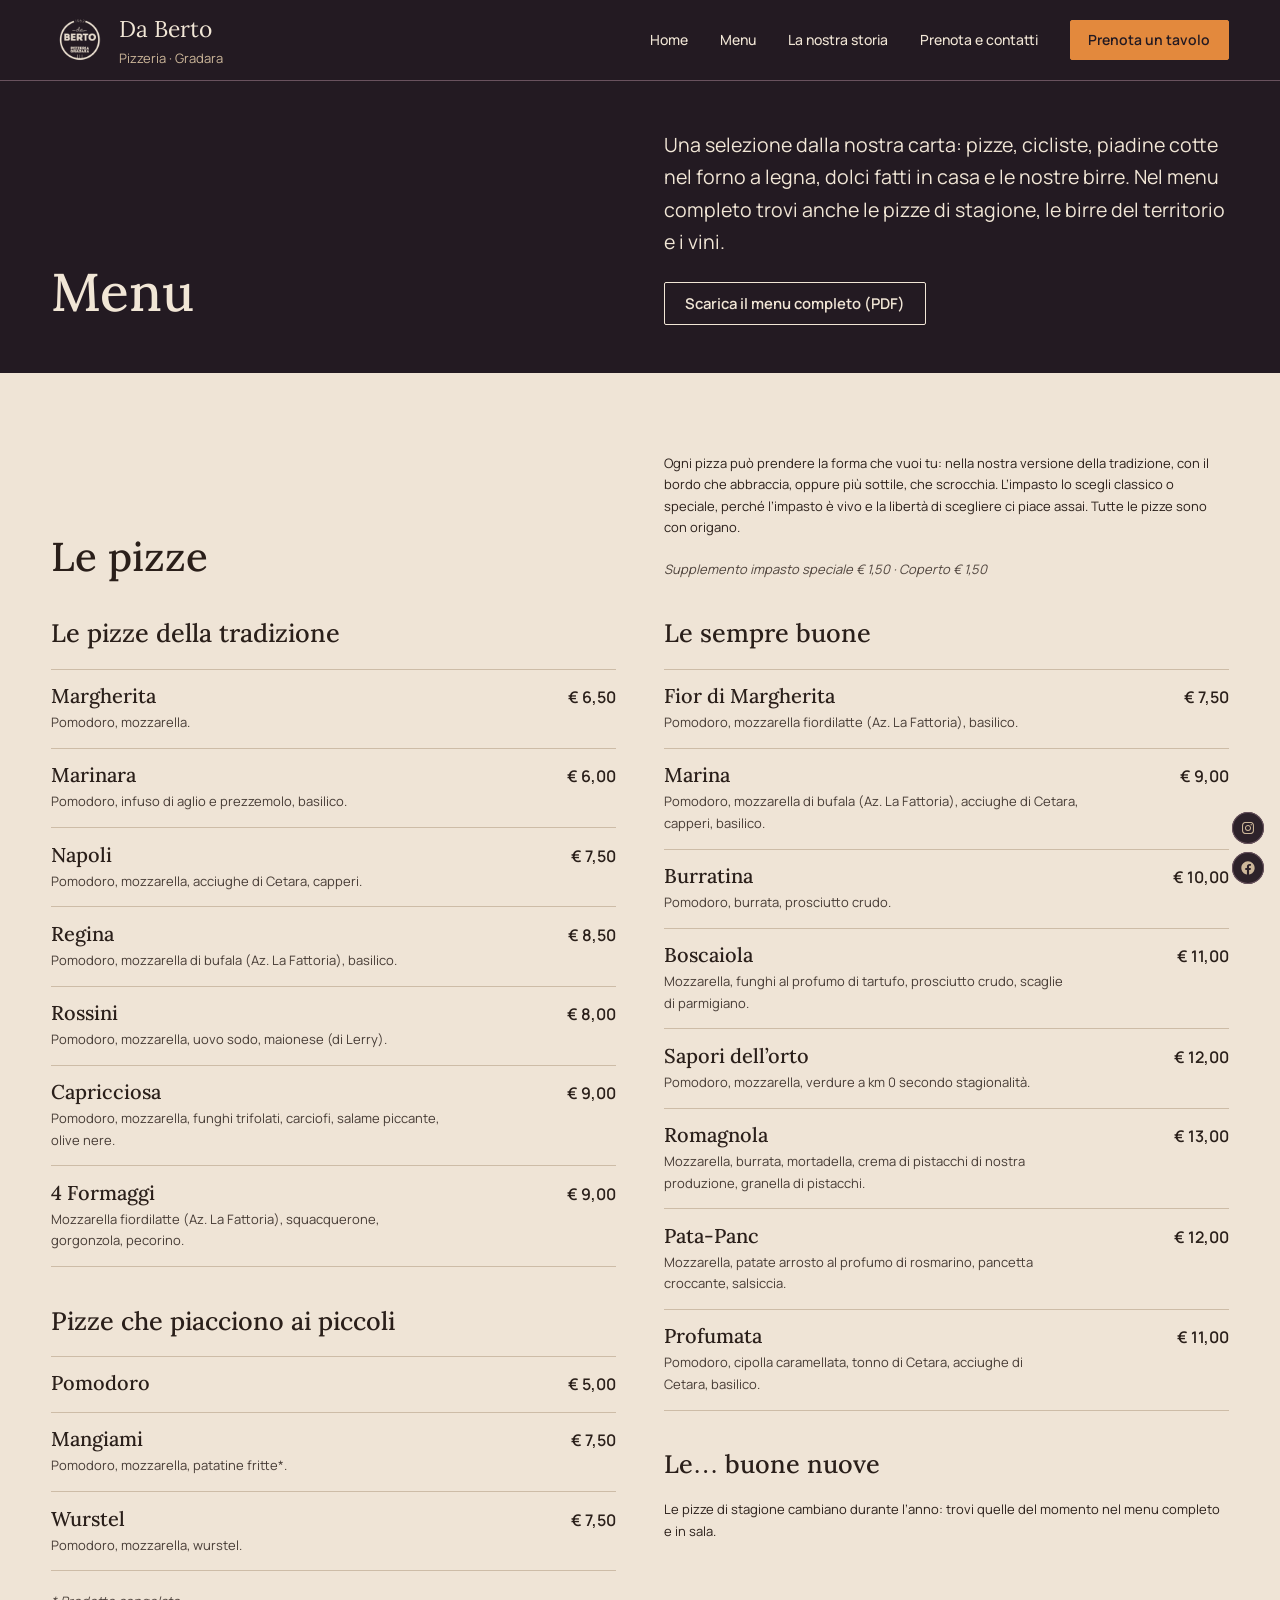
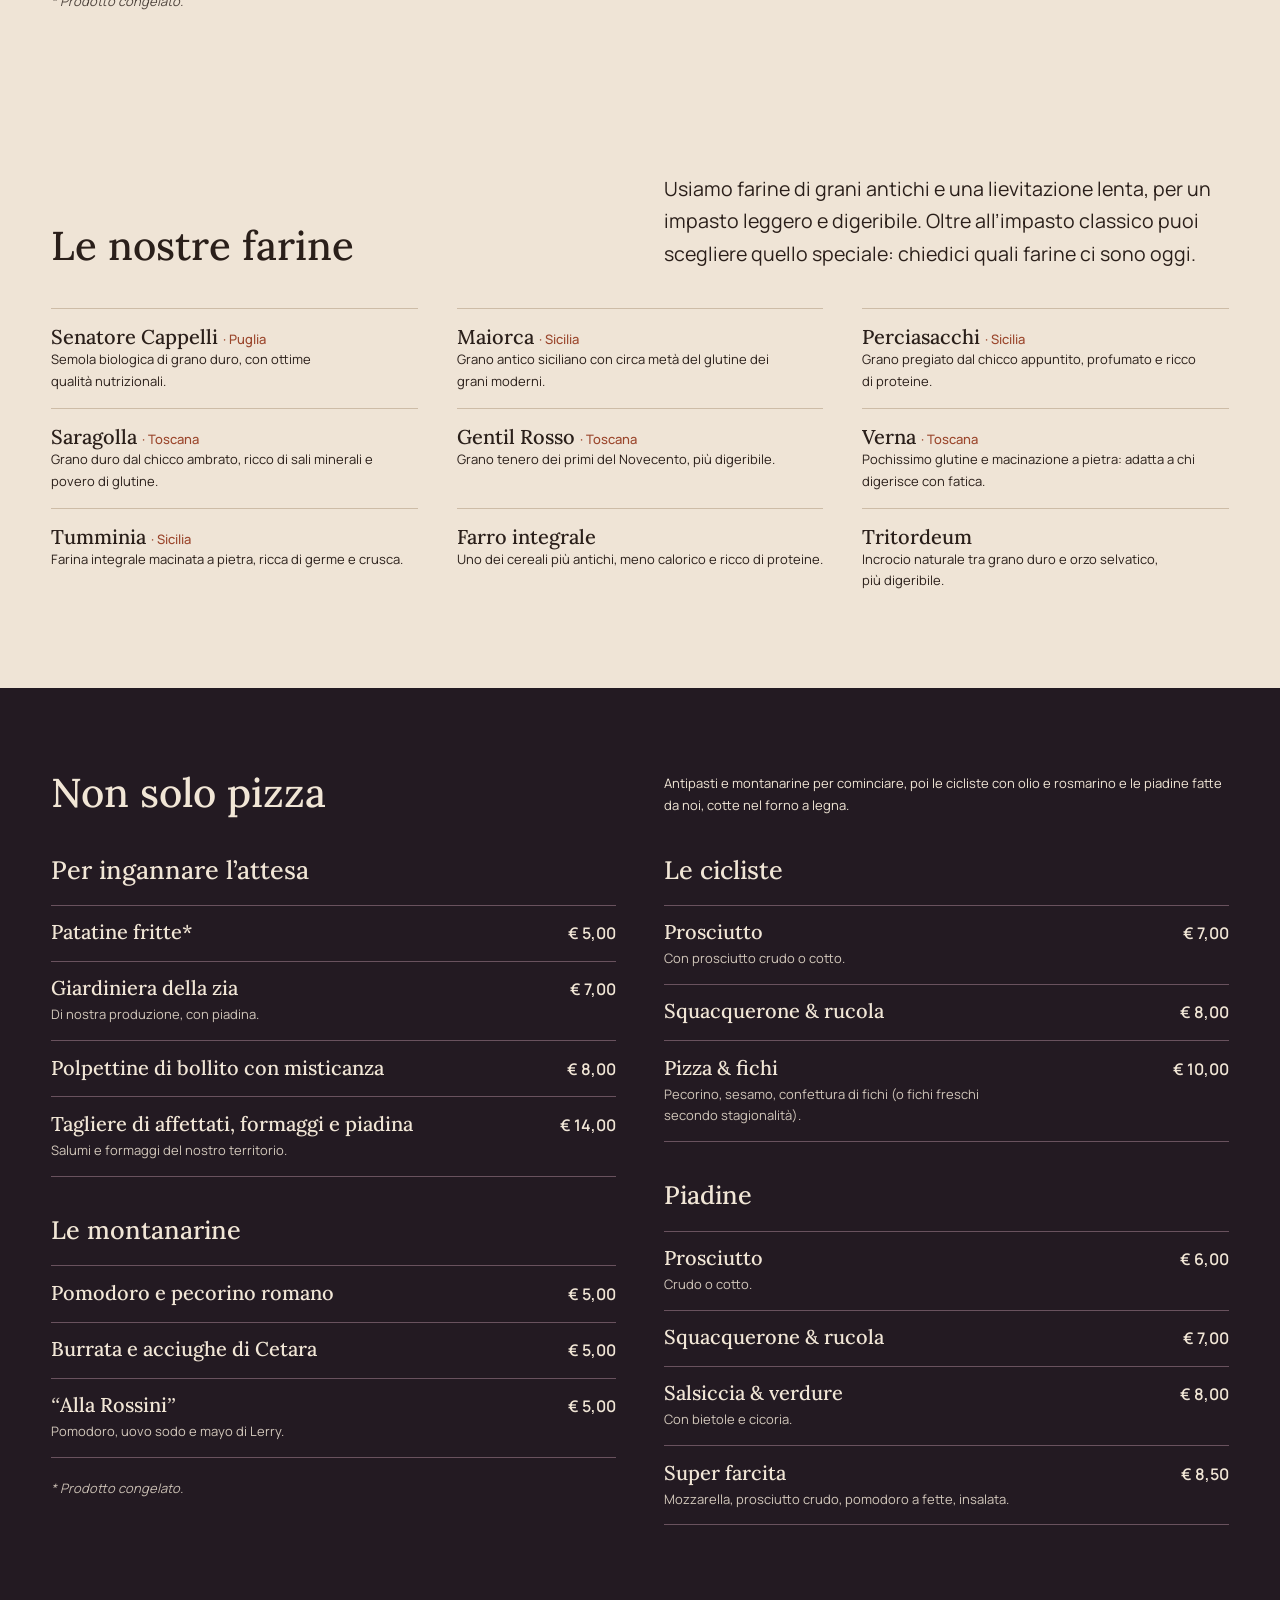
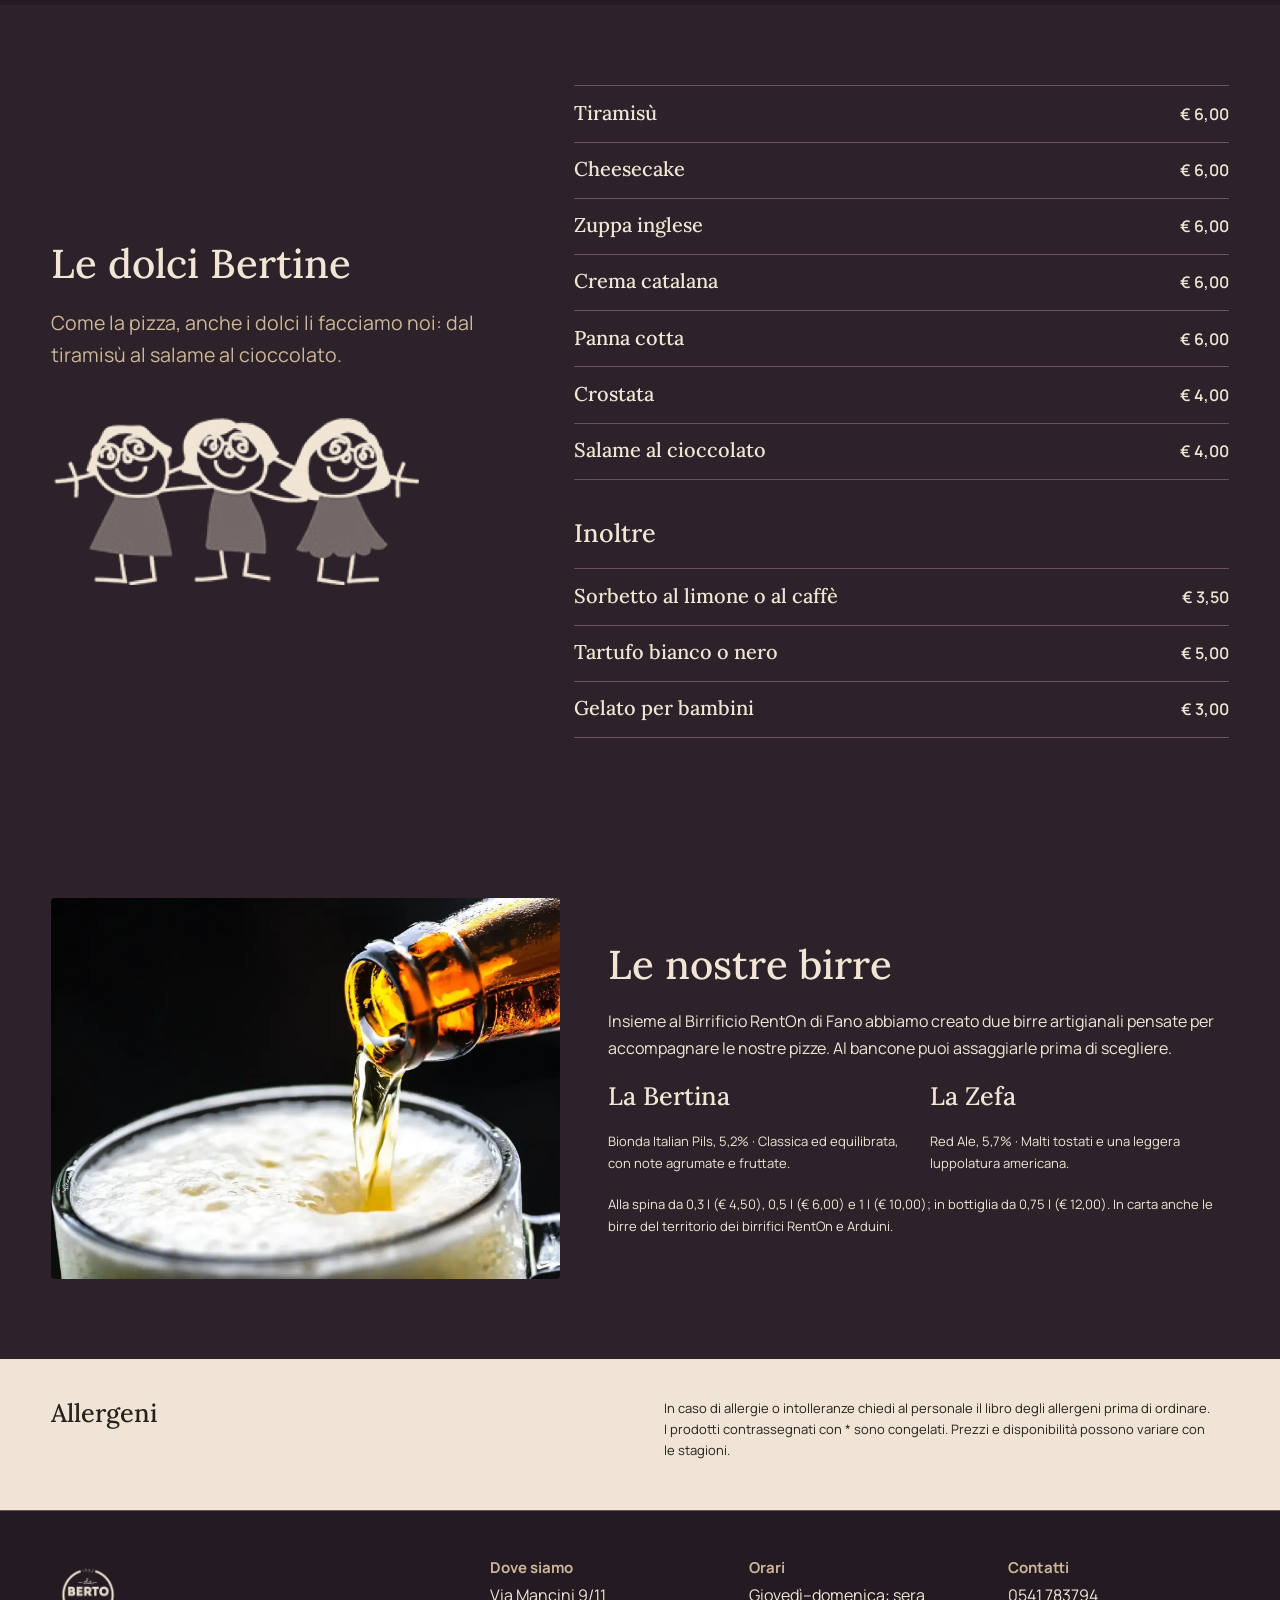
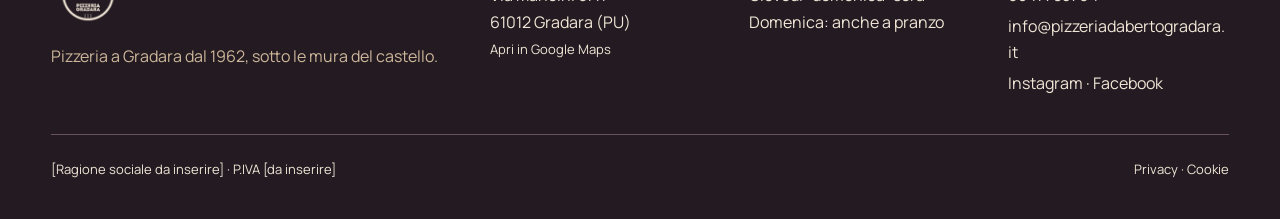
<file: menu/index.html>
<!DOCTYPE html>
<html lang="it-IT">
<head>
<meta name="robots" content="noindex, nofollow">
	<meta charset="UTF-8" />
	<meta name="viewport" content="width=device-width, initial-scale=1" />
<link rel="preload" href="../wp-content/themes/daberto/assets/fonts/lora.woff2" as="font" type="font/woff2" crossorigin>
<title>Menu &#8211; Da Berto</title>
<meta name="description" content="Il menu della Pizzeria Da Berto a Gradara con i prezzi: pizze della tradizione e della casa, montanarine, cicliste, piadine, dolci fatti da noi e birre.">
<meta property="og:type" content="website">
<meta property="og:locale" content="it_IT">
<meta property="og:site_name" content="Da Berto">
<meta property="og:title" content="Menu &#8211; Da Berto">
<meta property="og:description" content="Il menu della Pizzeria Da Berto a Gradara con i prezzi: pizze della tradizione e della casa, montanarine, cicliste, piadine, dolci fatti da noi e birre.">
<meta property="og:url" content="../menu/">
<meta property="og:image" content="../wp-content/uploads/2026/10/logo-da-berto-1.png">
<style id="wp-img-auto-sizes-contain-inline-css">
img:is([sizes=auto i],[sizes^="auto," i]){contain-intrinsic-size:3000px 1500px}
/*# sourceURL=wp-img-auto-sizes-contain-inline-css */
</style>
<style id="wp-block-site-logo-inline-css">
.wp-block-site-logo{box-sizing:border-box;line-height:0}.wp-block-site-logo a{display:inline-block;line-height:0}.wp-block-site-logo.is-default-size img{height:auto;width:120px}.wp-block-site-logo img{height:auto;max-width:100%}.wp-block-site-logo a,.wp-block-site-logo img{border-radius:inherit}.wp-block-site-logo.aligncenter{margin-left:auto;margin-right:auto;text-align:center}:root :where(.wp-block-site-logo.is-style-rounded){border-radius:9999px}
/*# sourceURL=../wp-includes/blocks/site-logo/style.min.css */
</style>
<style id="wp-block-site-title-inline-css">
.wp-block-site-title{box-sizing:border-box}.wp-block-site-title :where(a){color:inherit;font-family:inherit;font-size:inherit;font-style:inherit;font-weight:inherit;letter-spacing:inherit;line-height:inherit;text-decoration:inherit}
/*# sourceURL=../wp-includes/blocks/site-title/style.min.css */
</style>
<style id="wp-block-paragraph-inline-css">
.is-small-text{font-size:.875em}.is-regular-text{font-size:1em}.is-large-text{font-size:2.25em}.is-larger-text{font-size:3em}.has-drop-cap:not(:focus):first-letter{float:left;font-size:8.4em;font-style:normal;font-weight:100;line-height:.68;margin:.05em .1em 0 0;text-transform:uppercase}body.rtl .has-drop-cap:not(:focus):first-letter{float:none;margin-left:.1em}p.has-drop-cap.has-background{overflow:hidden}:root :where(p.has-background){padding:1.25em 2.375em}:where(p.has-text-color:not(.has-link-color)) a{color:inherit}p.has-text-align-left[style*="writing-mode:vertical-lr"],p.has-text-align-right[style*="writing-mode:vertical-rl"]{rotate:180deg}
/*# sourceURL=../wp-includes/blocks/paragraph/style.min.css */
</style>
<style id="wp-block-group-inline-css">
.wp-block-group{box-sizing:border-box}:where(.wp-block-group.wp-block-group-is-layout-constrained){position:relative}
/*# sourceURL=../wp-includes/blocks/group/style.min.css */
</style>
<style id="wp-block-navigation-link-inline-css">
.wp-block-navigation .wp-block-navigation-item__label{overflow-wrap:break-word}.wp-block-navigation .wp-block-navigation-item__description{display:none}.link-ui-tools{outline:1px solid #f0f0f0;padding:8px}.link-ui-block-inserter{padding-top:8px}.link-ui-block-inserter__back{margin-left:8px;text-transform:uppercase}
/*# sourceURL=../wp-includes/blocks/navigation-link/style.min.css */
</style>
<link rel='stylesheet' id='wp-block-navigation-css' href='../wp-includes/blocks/navigation/style.min.css?ver=7.1.3' media='all' />
<style id="wp-block-button-inline-css">
.wp-block-button__link{align-content:center;box-sizing:border-box;cursor:pointer;display:inline-block;height:100%;text-align:center;word-break:break-word}.wp-block-button__link.aligncenter{text-align:center}.wp-block-button__link.alignright{text-align:right}:where(.wp-block-button__link){border-radius:9999px;box-shadow:none;padding:calc(.667em + 2px) calc(1.333em + 2px);text-decoration:none}.wp-block-button[style*=text-decoration] .wp-block-button__link{text-decoration:inherit}.wp-block-buttons>.wp-block-button.has-custom-width{max-width:none}.wp-block-buttons>.wp-block-button.has-custom-width .wp-block-button__link{width:100%}.wp-block-buttons>.wp-block-button.has-custom-font-size .wp-block-button__link{font-size:inherit}.wp-block-buttons>.wp-block-button[class*=wp-block-button__width]{width:calc(var(--wp--block-button--width)*1% - var(--wp--style--block-gap, .5em)*(1 - var(--wp--block-button--width)/100))}.wp-block-buttons>.wp-block-button.wp-block-button__width-25{width:calc(25% - var(--wp--style--block-gap, .5em)*.75)}.wp-block-buttons>.wp-block-button.wp-block-button__width-50{width:calc(50% - var(--wp--style--block-gap, .5em)*.5)}.wp-block-buttons>.wp-block-button.wp-block-button__width-75{width:calc(75% - var(--wp--style--block-gap, .5em)*.25)}.wp-block-buttons>.wp-block-button.wp-block-button__width-100{flex-basis:100%;width:100%}.wp-block-buttons.is-vertical>.wp-block-button[class*=wp-block-button__width]{width:calc(var(--wp--block-button--width)*1%)}.wp-block-buttons.is-vertical>.wp-block-button.wp-block-button__width-25{width:25%}.wp-block-buttons.is-vertical>.wp-block-button.wp-block-button__width-50{width:50%}.wp-block-buttons.is-vertical>.wp-block-button.wp-block-button__width-75{width:75%}.wp-block-button.is-style-squared,.wp-block-button__link.wp-block-button.is-style-squared{border-radius:0}.wp-block-button.no-border-radius,.wp-block-button__link.no-border-radius{border-radius:0!important}:root :where(.wp-block-button .wp-block-button__link.is-style-outline),:root :where(.wp-block-button.is-style-outline>.wp-block-button__link){border:2px solid;padding:.667em 1.333em}:root :where(.wp-block-button .wp-block-button__link.is-style-outline:not(.has-text-color)),:root :where(.wp-block-button.is-style-outline>.wp-block-button__link:not(.has-text-color)){color:currentColor}:root :where(.wp-block-button .wp-block-button__link.is-style-outline:not(.has-background)),:root :where(.wp-block-button.is-style-outline>.wp-block-button__link:not(.has-background)){background-color:transparent;background-image:none}
/*# sourceURL=../wp-includes/blocks/button/style.min.css */
</style>
<style id="wp-block-buttons-inline-css">
.wp-block-buttons{box-sizing:border-box}.wp-block-buttons.is-vertical{flex-direction:column}.wp-block-buttons.is-vertical>.wp-block-button:last-child{margin-bottom:0}.wp-block-buttons>.wp-block-button{display:inline-block;margin:0}.wp-block-buttons.is-content-justification-left{justify-content:flex-start}.wp-block-buttons.is-content-justification-left.is-vertical{align-items:flex-start}.wp-block-buttons.is-content-justification-center{justify-content:center}.wp-block-buttons.is-content-justification-center.is-vertical{align-items:center}.wp-block-buttons.is-content-justification-right{justify-content:flex-end}.wp-block-buttons.is-content-justification-right.is-vertical{align-items:flex-end}.wp-block-buttons.is-content-justification-space-between{justify-content:space-between}.wp-block-buttons.aligncenter{text-align:center}.wp-block-buttons:not(.is-content-justification-space-between,.is-content-justification-right,.is-content-justification-left,.is-content-justification-center) .wp-block-button.aligncenter{margin-left:auto;margin-right:auto;width:100%}.wp-block-buttons[style*=text-decoration] .wp-block-button,.wp-block-buttons[style*=text-decoration] .wp-block-button__link{text-decoration:inherit}.wp-block-buttons.has-custom-font-size .wp-block-button__link{font-size:inherit}.wp-block-buttons .wp-block-button__link{width:100%}.wp-block-button.aligncenter{text-align:center}
/*# sourceURL=../wp-includes/blocks/buttons/style.min.css */
</style>
<style id="wp-block-heading-inline-css">
h1:where(.wp-block-heading).has-background,h2:where(.wp-block-heading).has-background,h3:where(.wp-block-heading).has-background,h4:where(.wp-block-heading).has-background,h5:where(.wp-block-heading).has-background,h6:where(.wp-block-heading).has-background{padding:1.25em 2.375em}h1.has-text-align-left[style*=writing-mode]:where([style*=vertical-lr]),h1.has-text-align-right[style*=writing-mode]:where([style*=vertical-rl]),h2.has-text-align-left[style*=writing-mode]:where([style*=vertical-lr]),h2.has-text-align-right[style*=writing-mode]:where([style*=vertical-rl]),h3.has-text-align-left[style*=writing-mode]:where([style*=vertical-lr]),h3.has-text-align-right[style*=writing-mode]:where([style*=vertical-rl]),h4.has-text-align-left[style*=writing-mode]:where([style*=vertical-lr]),h4.has-text-align-right[style*=writing-mode]:where([style*=vertical-rl]),h5.has-text-align-left[style*=writing-mode]:where([style*=vertical-lr]),h5.has-text-align-right[style*=writing-mode]:where([style*=vertical-rl]),h6.has-text-align-left[style*=writing-mode]:where([style*=vertical-lr]),h6.has-text-align-right[style*=writing-mode]:where([style*=vertical-rl]){rotate:180deg}
/*# sourceURL=../wp-includes/blocks/heading/style.min.css */
</style>
<style id="wp-block-columns-inline-css">
.wp-block-columns{box-sizing:border-box;display:flex;flex-wrap:wrap!important}@media (min-width:782px){.wp-block-columns{flex-wrap:nowrap!important}}.wp-block-columns{align-items:normal!important}.wp-block-columns.are-vertically-aligned-top{align-items:flex-start}.wp-block-columns.are-vertically-aligned-center{align-items:center}.wp-block-columns.are-vertically-aligned-bottom{align-items:flex-end}@media (max-width:781px){.wp-block-columns:not(.is-not-stacked-on-mobile)>.wp-block-column{flex-basis:100%!important}}@media (min-width:782px){.wp-block-columns:not(.is-not-stacked-on-mobile)>.wp-block-column{flex-basis:0;flex-grow:1}.wp-block-columns:not(.is-not-stacked-on-mobile)>.wp-block-column[style*=flex-basis]{flex-grow:0}}.wp-block-columns.is-not-stacked-on-mobile{flex-wrap:nowrap!important}.wp-block-columns.is-not-stacked-on-mobile>.wp-block-column{flex-basis:0;flex-grow:1}.wp-block-columns.is-not-stacked-on-mobile>.wp-block-column[style*=flex-basis]{flex-grow:0}:where(.wp-block-columns){margin-bottom:1.75em}:where(.wp-block-columns.has-background){padding:1.25em 2.375em}.wp-block-column{flex-grow:1;min-width:0;overflow-wrap:break-word;word-break:break-word}.wp-block-column.is-vertically-aligned-top{align-self:flex-start}.wp-block-column.is-vertically-aligned-center{align-self:center}.wp-block-column.is-vertically-aligned-bottom{align-self:flex-end}.wp-block-column.is-vertically-aligned-stretch{align-self:stretch}.wp-block-column.is-vertically-aligned-bottom,.wp-block-column.is-vertically-aligned-center,.wp-block-column.is-vertically-aligned-top{width:100%}
/*# sourceURL=../wp-includes/blocks/columns/style.min.css */
</style>
<style id="wp-block-image-inline-css">
.wp-block-image>a,.wp-block-image>figure>a{display:inline-block}.wp-block-image img{box-sizing:border-box;height:auto;max-width:100%;vertical-align:bottom}@media not (prefers-reduced-motion){.wp-block-image img.hide{visibility:hidden}.wp-block-image img.show{animation:show-content-image .4s}}.wp-block-image[style*=border-radius] img,.wp-block-image[style*=border-radius]>a{border-radius:inherit}.wp-block-image.has-custom-border img{box-sizing:border-box}.wp-block-image.aligncenter{text-align:center}.wp-block-image.alignfull>a,.wp-block-image.alignwide>a{width:100%}.wp-block-image.alignfull img,.wp-block-image.alignwide img{height:auto;width:100%}.wp-block-image .aligncenter,.wp-block-image .alignleft,.wp-block-image .alignright,.wp-block-image.aligncenter,.wp-block-image.alignleft,.wp-block-image.alignright{display:table}.wp-block-image .aligncenter>figcaption,.wp-block-image .alignleft>figcaption,.wp-block-image .alignright>figcaption,.wp-block-image.aligncenter>figcaption,.wp-block-image.alignleft>figcaption,.wp-block-image.alignright>figcaption{caption-side:bottom;display:table-caption}.wp-block-image .alignleft{float:left;margin:.5em 1em .5em 0}.wp-block-image .alignright{float:right;margin:.5em 0 .5em 1em}.wp-block-image .aligncenter{margin-left:auto;margin-right:auto}.wp-block-image :where(figcaption){margin-bottom:1em;margin-top:.5em}.wp-block-image.is-style-circle-mask img{border-radius:9999px}@supports ((-webkit-mask-image:none) or (mask-image:none)) or (-webkit-mask-image:none){.wp-block-image.is-style-circle-mask img{border-radius:0;-webkit-mask-image:url('data:image/svg+xml;utf8,<svg viewBox="0 0 100 100" xmlns="http://www.w3.org/2000/svg"><circle cx="50" cy="50" r="50"/></svg>');mask-image:url('data:image/svg+xml;utf8,<svg viewBox="0 0 100 100" xmlns="http://www.w3.org/2000/svg"><circle cx="50" cy="50" r="50"/></svg>');mask-mode:alpha;-webkit-mask-position:center;mask-position:center;-webkit-mask-repeat:no-repeat;mask-repeat:no-repeat;-webkit-mask-size:contain;mask-size:contain}}:root :where(.wp-block-image.is-style-rounded img,.wp-block-image .is-style-rounded img){border-radius:9999px}.wp-block-image figure{margin:0}.wp-lightbox-container{display:flex;flex-direction:column;position:relative}.wp-lightbox-container img{cursor:zoom-in}.wp-lightbox-container img:hover+button{opacity:1}.wp-lightbox-container button{align-items:center;backdrop-filter:blur(16px) saturate(180%);background-color:rgba(90,90,90,.25);border:none;border-radius:4px;cursor:zoom-in;display:flex;height:20px;justify-content:center;opacity:0;padding:0;position:absolute;right:16px;text-align:center;top:16px;width:20px;z-index:100}@media not (prefers-reduced-motion){.wp-lightbox-container button{transition:opacity .2s ease}}.wp-lightbox-container button:focus-visible{outline:3px auto rgba(90,90,90,.25);outline:3px auto -webkit-focus-ring-color;outline-offset:3px}.wp-lightbox-container button:hover{cursor:pointer;opacity:1}.wp-lightbox-container button:focus{opacity:1}.wp-lightbox-container button:focus,.wp-lightbox-container button:hover,.wp-lightbox-container button:not(:hover):not(:active):not(.has-background){background-color:rgba(90,90,90,.25);border:none}.wp-lightbox-overlay{box-sizing:border-box;cursor:zoom-out;height:100vh;left:0;overflow:hidden;position:fixed;top:0;visibility:hidden;width:100%;z-index:100000}.wp-lightbox-overlay .wp-lightbox-close-button{align-items:center;cursor:pointer;display:flex;font-family:inherit;gap:8px;justify-content:center;line-height:1;min-height:40px;min-width:40px;padding:0 4px;position:absolute;right:calc(env(safe-area-inset-right) + 16px);top:calc(env(safe-area-inset-top) + 16px);z-index:5000000}.wp-lightbox-overlay .wp-lightbox-close-button:focus,.wp-lightbox-overlay .wp-lightbox-close-button:hover,.wp-lightbox-overlay .wp-lightbox-close-button:not(:hover):not(:active):not(.has-background){background:none;border:none}.wp-lightbox-overlay .wp-lightbox-close-button:has(.wp-lightbox-close-text:not([hidden])) .wp-lightbox-close-icon svg{height:1em;width:1em}.wp-lightbox-overlay .wp-lightbox-close-icon svg{display:block}.wp-lightbox-overlay .wp-lightbox-navigation-button-next,.wp-lightbox-overlay .wp-lightbox-navigation-button-prev{align-items:center;bottom:16px;cursor:pointer;display:flex;font-family:inherit;gap:4px;justify-content:center;line-height:1;min-height:40px;min-width:40px;padding:0 8px;position:absolute;z-index:2000002}.wp-lightbox-overlay .wp-lightbox-navigation-button-next[hidden],.wp-lightbox-overlay .wp-lightbox-navigation-button-prev[hidden]{display:none}@media (min-width:960px){.wp-lightbox-overlay .wp-lightbox-navigation-button-next,.wp-lightbox-overlay .wp-lightbox-navigation-button-prev{bottom:50%;transform:translateY(-50%)}}.wp-lightbox-overlay .wp-lightbox-navigation-button-next:focus,.wp-lightbox-overlay .wp-lightbox-navigation-button-next:hover,.wp-lightbox-overlay .wp-lightbox-navigation-button-next:not(:hover):not(:active):not(.has-background),.wp-lightbox-overlay .wp-lightbox-navigation-button-prev:focus,.wp-lightbox-overlay .wp-lightbox-navigation-button-prev:hover,.wp-lightbox-overlay .wp-lightbox-navigation-button-prev:not(:hover):not(:active):not(.has-background){background:none;border:none;padding:0 8px}.wp-lightbox-overlay .wp-lightbox-navigation-button-next:has(.wp-lightbox-navigation-text:not([hidden])) .wp-lightbox-navigation-icon svg,.wp-lightbox-overlay .wp-lightbox-navigation-button-prev:has(.wp-lightbox-navigation-text:not([hidden])) .wp-lightbox-navigation-icon svg{display:block;height:1.5em;width:1.5em}.wp-lightbox-overlay .wp-lightbox-navigation-button-prev{left:calc(env(safe-area-inset-left) + 16px)}.wp-lightbox-overlay .wp-lightbox-navigation-button-next{right:calc(env(safe-area-inset-right) + 16px)}.wp-lightbox-overlay .wp-lightbox-navigation-icon svg{vertical-align:middle}.wp-lightbox-overlay .lightbox-image-container{height:var(--wp--lightbox-container-height);left:50%;overflow:hidden;position:absolute;top:50%;transform:translate(-50%,-50%);transform-origin:top left;width:var(--wp--lightbox-container-width);z-index:2000001}.wp-lightbox-overlay .wp-block-image{align-items:center;box-sizing:border-box;display:flex;height:100%;justify-content:center;margin:0;position:relative;transform-origin:0 0;width:100%;z-index:3000000}.wp-lightbox-overlay .wp-block-image img{height:var(--wp--lightbox-image-height);min-height:var(--wp--lightbox-image-height);min-width:var(--wp--lightbox-image-width);width:var(--wp--lightbox-image-width)}.wp-lightbox-overlay .wp-block-image figcaption{display:none}.wp-lightbox-overlay button{background:none;border:none}.wp-lightbox-overlay .scrim{background-color:#fff;height:100%;opacity:.9;position:absolute;width:100%;z-index:2000000}.wp-lightbox-overlay.active{visibility:visible}@media not (prefers-reduced-motion){.wp-lightbox-overlay.active{animation:turn-on-visibility .25s both}.wp-lightbox-overlay.active img{animation:turn-on-visibility .35s both}.wp-lightbox-overlay.show-closing-animation:not(.active){animation:turn-off-visibility .35s both}.wp-lightbox-overlay.show-closing-animation:not(.active) img{animation:turn-off-visibility .25s both}.wp-lightbox-overlay.zoom.active{animation:none;opacity:1;visibility:visible}.wp-lightbox-overlay.zoom.active .lightbox-image-container{animation:lightbox-zoom-in .4s}.wp-lightbox-overlay.zoom.active .lightbox-image-container img{animation:none}.wp-lightbox-overlay.zoom.active .scrim{animation:turn-on-visibility .4s forwards}.wp-lightbox-overlay.zoom.show-closing-animation:not(.active){animation:none}.wp-lightbox-overlay.zoom.show-closing-animation:not(.active) .lightbox-image-container{animation:lightbox-zoom-out .4s}.wp-lightbox-overlay.zoom.show-closing-animation:not(.active) .lightbox-image-container img{animation:none}.wp-lightbox-overlay.zoom.show-closing-animation:not(.active) .scrim{animation:turn-off-visibility .4s forwards}}@keyframes show-content-image{0%{visibility:hidden}99%{visibility:hidden}to{visibility:visible}}@keyframes turn-on-visibility{0%{opacity:0}to{opacity:1}}@keyframes turn-off-visibility{0%{opacity:1;visibility:visible}99%{opacity:0;visibility:visible}to{opacity:0;visibility:hidden}}@keyframes lightbox-zoom-in{0%{transform:translate(calc((-100vw + var(--wp--lightbox-scrollbar-width))/2 + var(--wp--lightbox-initial-left-position)),calc(-50vh + var(--wp--lightbox-initial-top-position))) scale(var(--wp--lightbox-scale))}to{transform:translate(-50%,-50%) scale(1)}}@keyframes lightbox-zoom-out{0%{transform:translate(-50%,-50%) scale(1);visibility:visible}99%{visibility:visible}to{transform:translate(calc((-100vw + var(--wp--lightbox-scrollbar-width))/2 + var(--wp--lightbox-initial-left-position)),calc(-50vh + var(--wp--lightbox-initial-top-position))) scale(var(--wp--lightbox-scale));visibility:hidden}}
/*# sourceURL=../wp-includes/blocks/image/style.min.css */
</style>
<style id="wp-block-post-content-inline-css">
.wp-block-post-content{display:flow-root}
/*# sourceURL=../wp-includes/blocks/post-content/style.min.css */
</style>
<style id="wp-block-social-links-inline-css">
.wp-block-social-links{background:none;box-sizing:border-box;margin-left:0;padding-left:0;padding-right:0;text-indent:0}.wp-block-social-links .wp-social-link a,.wp-block-social-links .wp-social-link a:hover{border-bottom:0;box-shadow:none;text-decoration:none}.wp-block-social-links .wp-social-link svg{height:1em;width:1em}.wp-block-social-links .wp-social-link span:not(.screen-reader-text){font-size:.65em;margin-left:.5em;margin-right:.5em}.wp-block-social-links.has-small-icon-size{font-size:16px}.wp-block-social-links,.wp-block-social-links.has-normal-icon-size{font-size:24px}.wp-block-social-links.has-large-icon-size{font-size:36px}.wp-block-social-links.has-huge-icon-size{font-size:48px}.wp-block-social-links.aligncenter{display:flex;justify-content:center}.wp-block-social-links.alignright{justify-content:flex-end}.wp-block-social-link{border-radius:9999px;display:block}@media not (prefers-reduced-motion){.wp-block-social-link{transition:transform .1s ease}}.wp-block-social-link{height:auto}.wp-block-social-link a{align-items:center;display:flex;line-height:0}.wp-block-social-link:hover{transform:scale(1.1)}.wp-block-social-links .wp-block-social-link.wp-social-link{display:inline-block;margin:0;padding:0}.wp-block-social-links .wp-block-social-link.wp-social-link .wp-block-social-link-anchor,.wp-block-social-links .wp-block-social-link.wp-social-link .wp-block-social-link-anchor svg,.wp-block-social-links .wp-block-social-link.wp-social-link .wp-block-social-link-anchor:active,.wp-block-social-links .wp-block-social-link.wp-social-link .wp-block-social-link-anchor:hover,.wp-block-social-links .wp-block-social-link.wp-social-link .wp-block-social-link-anchor:visited{fill:currentColor;color:currentColor}:where(.wp-block-social-links:not(.is-style-logos-only)) .wp-social-link{background-color:#f0f0f0;color:#444}:where(.wp-block-social-links:not(.is-style-logos-only)) .wp-social-link-amazon{background-color:#f90;color:#fff}:where(.wp-block-social-links:not(.is-style-logos-only)) .wp-social-link-bandcamp{background-color:#1ea0c3;color:#fff}:where(.wp-block-social-links:not(.is-style-logos-only)) .wp-social-link-behance{background-color:#0757fe;color:#fff}:where(.wp-block-social-links:not(.is-style-logos-only)) .wp-social-link-bluesky{background-color:#0a7aff;color:#fff}:where(.wp-block-social-links:not(.is-style-logos-only)) .wp-social-link-codepen{background-color:#1e1f26;color:#fff}:where(.wp-block-social-links:not(.is-style-logos-only)) .wp-social-link-deviantart{background-color:#02e49b;color:#fff}:where(.wp-block-social-links:not(.is-style-logos-only)) .wp-social-link-discord{background-color:#5865f2;color:#fff}:where(.wp-block-social-links:not(.is-style-logos-only)) .wp-social-link-dribbble{background-color:#e94c89;color:#fff}:where(.wp-block-social-links:not(.is-style-logos-only)) .wp-social-link-dropbox{background-color:#4280ff;color:#fff}:where(.wp-block-social-links:not(.is-style-logos-only)) .wp-social-link-etsy{background-color:#f45800;color:#fff}:where(.wp-block-social-links:not(.is-style-logos-only)) .wp-social-link-facebook{background-color:#0866ff;color:#fff}:where(.wp-block-social-links:not(.is-style-logos-only)) .wp-social-link-fivehundredpx{background-color:#000;color:#fff}:where(.wp-block-social-links:not(.is-style-logos-only)) .wp-social-link-flickr{background-color:#0461dd;color:#fff}:where(.wp-block-social-links:not(.is-style-logos-only)) .wp-social-link-foursquare{background-color:#e65678;color:#fff}:where(.wp-block-social-links:not(.is-style-logos-only)) .wp-social-link-github{background-color:#24292d;color:#fff}:where(.wp-block-social-links:not(.is-style-logos-only)) .wp-social-link-goodreads{background-color:#eceadd;color:#382110}:where(.wp-block-social-links:not(.is-style-logos-only)) .wp-social-link-google{background-color:#ea4434;color:#fff}:where(.wp-block-social-links:not(.is-style-logos-only)) .wp-social-link-gravatar{background-color:#1d4fc4;color:#fff}:where(.wp-block-social-links:not(.is-style-logos-only)) .wp-social-link-instagram{background-color:#f00075;color:#fff}:where(.wp-block-social-links:not(.is-style-logos-only)) .wp-social-link-lastfm{background-color:#e21b24;color:#fff}:where(.wp-block-social-links:not(.is-style-logos-only)) .wp-social-link-linkedin{background-color:#0d66c2;color:#fff}:where(.wp-block-social-links:not(.is-style-logos-only)) .wp-social-link-mastodon{background-color:#3288d4;color:#fff}:where(.wp-block-social-links:not(.is-style-logos-only)) .wp-social-link-medium{background-color:#000;color:#fff}:where(.wp-block-social-links:not(.is-style-logos-only)) .wp-social-link-meetup{background-color:#f6405f;color:#fff}:where(.wp-block-social-links:not(.is-style-logos-only)) .wp-social-link-patreon{background-color:#000;color:#fff}:where(.wp-block-social-links:not(.is-style-logos-only)) .wp-social-link-pinterest{background-color:#e60122;color:#fff}:where(.wp-block-social-links:not(.is-style-logos-only)) .wp-social-link-pocket{background-color:#ef4155;color:#fff}:where(.wp-block-social-links:not(.is-style-logos-only)) .wp-social-link-reddit{background-color:#ff4500;color:#fff}:where(.wp-block-social-links:not(.is-style-logos-only)) .wp-social-link-skype{background-color:#0478d7;color:#fff}:where(.wp-block-social-links:not(.is-style-logos-only)) .wp-social-link-snapchat{stroke:#000;background-color:#fefc00;color:#fff}:where(.wp-block-social-links:not(.is-style-logos-only)) .wp-social-link-soundcloud{background-color:#ff5600;color:#fff}:where(.wp-block-social-links:not(.is-style-logos-only)) .wp-social-link-spotify{background-color:#1bd760;color:#fff}:where(.wp-block-social-links:not(.is-style-logos-only)) .wp-social-link-telegram{background-color:#2aabee;color:#fff}:where(.wp-block-social-links:not(.is-style-logos-only)) .wp-social-link-threads{background-color:#000;color:#fff}:where(.wp-block-social-links:not(.is-style-logos-only)) .wp-social-link-tiktok{background-color:#000;color:#fff}:where(.wp-block-social-links:not(.is-style-logos-only)) .wp-social-link-tumblr{background-color:#011835;color:#fff}:where(.wp-block-social-links:not(.is-style-logos-only)) .wp-social-link-twitch{background-color:#6440a4;color:#fff}:where(.wp-block-social-links:not(.is-style-logos-only)) .wp-social-link-twitter{background-color:#1da1f2;color:#fff}:where(.wp-block-social-links:not(.is-style-logos-only)) .wp-social-link-vimeo{background-color:#1eb7ea;color:#fff}:where(.wp-block-social-links:not(.is-style-logos-only)) .wp-social-link-vk{background-color:#4680c2;color:#fff}:where(.wp-block-social-links:not(.is-style-logos-only)) .wp-social-link-wordpress{background-color:#3499cd;color:#fff}:where(.wp-block-social-links:not(.is-style-logos-only)) .wp-social-link-whatsapp{background-color:#25d366;color:#fff}:where(.wp-block-social-links:not(.is-style-logos-only)) .wp-social-link-x{background-color:#000;color:#fff}:where(.wp-block-social-links:not(.is-style-logos-only)) .wp-social-link-yelp{background-color:#d32422;color:#fff}:where(.wp-block-social-links:not(.is-style-logos-only)) .wp-social-link-youtube{background-color:red;color:#fff}:where(.wp-block-social-links.is-style-logos-only) .wp-social-link{background:none}:where(.wp-block-social-links.is-style-logos-only) .wp-social-link svg{height:1.25em;width:1.25em}:where(.wp-block-social-links.is-style-logos-only) .wp-social-link-amazon{color:#f90}:where(.wp-block-social-links.is-style-logos-only) .wp-social-link-bandcamp{color:#1ea0c3}:where(.wp-block-social-links.is-style-logos-only) .wp-social-link-behance{color:#0757fe}:where(.wp-block-social-links.is-style-logos-only) .wp-social-link-bluesky{color:#0a7aff}:where(.wp-block-social-links.is-style-logos-only) .wp-social-link-codepen{color:#1e1f26}:where(.wp-block-social-links.is-style-logos-only) .wp-social-link-deviantart{color:#02e49b}:where(.wp-block-social-links.is-style-logos-only) .wp-social-link-discord{color:#5865f2}:where(.wp-block-social-links.is-style-logos-only) .wp-social-link-dribbble{color:#e94c89}:where(.wp-block-social-links.is-style-logos-only) .wp-social-link-dropbox{color:#4280ff}:where(.wp-block-social-links.is-style-logos-only) .wp-social-link-etsy{color:#f45800}:where(.wp-block-social-links.is-style-logos-only) .wp-social-link-facebook{color:#0866ff}:where(.wp-block-social-links.is-style-logos-only) .wp-social-link-fivehundredpx{color:#000}:where(.wp-block-social-links.is-style-logos-only) .wp-social-link-flickr{color:#0461dd}:where(.wp-block-social-links.is-style-logos-only) .wp-social-link-foursquare{color:#e65678}:where(.wp-block-social-links.is-style-logos-only) .wp-social-link-github{color:#24292d}:where(.wp-block-social-links.is-style-logos-only) .wp-social-link-goodreads{color:#382110}:where(.wp-block-social-links.is-style-logos-only) .wp-social-link-google{color:#ea4434}:where(.wp-block-social-links.is-style-logos-only) .wp-social-link-gravatar{color:#1d4fc4}:where(.wp-block-social-links.is-style-logos-only) .wp-social-link-instagram{color:#f00075}:where(.wp-block-social-links.is-style-logos-only) .wp-social-link-lastfm{color:#e21b24}:where(.wp-block-social-links.is-style-logos-only) .wp-social-link-linkedin{color:#0d66c2}:where(.wp-block-social-links.is-style-logos-only) .wp-social-link-mastodon{color:#3288d4}:where(.wp-block-social-links.is-style-logos-only) .wp-social-link-medium{color:#000}:where(.wp-block-social-links.is-style-logos-only) .wp-social-link-meetup{color:#f6405f}:where(.wp-block-social-links.is-style-logos-only) .wp-social-link-patreon{color:#000}:where(.wp-block-social-links.is-style-logos-only) .wp-social-link-pinterest{color:#e60122}:where(.wp-block-social-links.is-style-logos-only) .wp-social-link-pocket{color:#ef4155}:where(.wp-block-social-links.is-style-logos-only) .wp-social-link-reddit{color:#ff4500}:where(.wp-block-social-links.is-style-logos-only) .wp-social-link-skype{color:#0478d7}:where(.wp-block-social-links.is-style-logos-only) .wp-social-link-snapchat{stroke:#000;color:#fff}:where(.wp-block-social-links.is-style-logos-only) .wp-social-link-soundcloud{color:#ff5600}:where(.wp-block-social-links.is-style-logos-only) .wp-social-link-spotify{color:#1bd760}:where(.wp-block-social-links.is-style-logos-only) .wp-social-link-telegram{color:#2aabee}:where(.wp-block-social-links.is-style-logos-only) .wp-social-link-threads{color:#000}:where(.wp-block-social-links.is-style-logos-only) .wp-social-link-tiktok{color:#000}:where(.wp-block-social-links.is-style-logos-only) .wp-social-link-tumblr{color:#011835}:where(.wp-block-social-links.is-style-logos-only) .wp-social-link-twitch{color:#6440a4}:where(.wp-block-social-links.is-style-logos-only) .wp-social-link-twitter{color:#1da1f2}:where(.wp-block-social-links.is-style-logos-only) .wp-social-link-vimeo{color:#1eb7ea}:where(.wp-block-social-links.is-style-logos-only) .wp-social-link-vk{color:#4680c2}:where(.wp-block-social-links.is-style-logos-only) .wp-social-link-whatsapp{color:#25d366}:where(.wp-block-social-links.is-style-logos-only) .wp-social-link-wordpress{color:#3499cd}:where(.wp-block-social-links.is-style-logos-only) .wp-social-link-x{color:#000}:where(.wp-block-social-links.is-style-logos-only) .wp-social-link-yelp{color:#d32422}:where(.wp-block-social-links.is-style-logos-only) .wp-social-link-youtube{color:red}.wp-block-social-links.is-style-pill-shape .wp-social-link{width:auto}:root :where(.wp-block-social-links .wp-social-link a){padding:.25em}:root :where(.wp-block-social-links.is-style-logos-only .wp-social-link a){padding:0}:root :where(.wp-block-social-links.is-style-pill-shape .wp-social-link a){padding-left:.6666666667em;padding-right:.6666666667em}.wp-block-social-links:not(.has-icon-color):not(.has-icon-background-color) .wp-social-link-snapchat .wp-block-social-link-label{color:#000}
/*# sourceURL=../wp-includes/blocks/social-links/style.min.css */
</style>
<style id="wp-block-library-inline-css">
:root{--wp-block-synced-color:#7a00df;--wp-block-synced-color--rgb:122,0,223;--wp-bound-block-color:var(--wp-block-synced-color);--wp-editor-canvas-background:#ddd;--wp-admin-theme-color:#007cba;--wp-admin-theme-color--rgb:0,124,186;--wp-admin-theme-color-darker-10:#006ba1;--wp-admin-theme-color-darker-10--rgb:0,107,160.5;--wp-admin-theme-color-darker-20:#005a87;--wp-admin-theme-color-darker-20--rgb:0,90,135;--wp-admin-border-width-focus:2px}@media (min-resolution:192dpi){:root{--wp-admin-border-width-focus:1.5px}}.wp-element-button{cursor:pointer}:root .has-very-light-gray-background-color{background-color:#eee}:root .has-very-dark-gray-background-color{background-color:#313131}:root .has-very-light-gray-color{color:#eee}:root .has-very-dark-gray-color{color:#313131}:root .has-vivid-green-cyan-to-vivid-cyan-blue-gradient-background{background:linear-gradient(135deg,#00d084,#0693e3)}:root .has-purple-crush-gradient-background{background:linear-gradient(135deg,#34e2e4,#4721fb 50%,#ab1dfe)}:root .has-hazy-dawn-gradient-background{background:linear-gradient(135deg,#faaca8,#dad0ec)}:root .has-subdued-olive-gradient-background{background:linear-gradient(135deg,#fafae1,#67a671)}:root .has-atomic-cream-gradient-background{background:linear-gradient(135deg,#fdd79a,#004a59)}:root .has-nightshade-gradient-background{background:linear-gradient(135deg,#330968,#31cdcf)}:root .has-midnight-gradient-background{background:linear-gradient(135deg,#020381,#2874fc)}:root{--wp--preset--font-size--normal:16px;--wp--preset--font-size--huge:42px}.has-regular-font-size{font-size:1em}.has-larger-font-size{font-size:2.625em}.has-normal-font-size{font-size:var(--wp--preset--font-size--normal)}.has-huge-font-size{font-size:var(--wp--preset--font-size--huge)}:root .has-text-align-center{text-align:center}:root .has-text-align-left{text-align:left}:root .has-text-align-right{text-align:right}.has-fit-text{white-space:nowrap!important}#end-resizable-editor-section{display:none}.aligncenter{clear:both}.items-justified-left{justify-content:flex-start}.items-justified-center{justify-content:center}.items-justified-right{justify-content:flex-end}.items-justified-space-between{justify-content:space-between}.screen-reader-text{word-wrap:normal!important;border:0;clip-path:inset(50%);height:1px;margin:-1px;overflow:hidden;padding:0;position:absolute;width:1px;word-break:normal!important}.screen-reader-text:focus{background-color:#ddd;clip-path:none;color:#444;display:block;font-size:1em;height:auto;left:5px;line-height:normal;padding:15px 23px 14px;text-decoration:none;top:5px;width:auto;z-index:100000}html :where(.has-border-color){border-style:solid}html :where([style^=border-color],[style*=";border-color"],[style*="; border-color"]){border-style:solid}html :where([style^=border-top-color],[style*=";border-top-color"],[style*="; border-top-color"]){border-top-style:solid}html :where([style^=border-right-color],[style*=";border-right-color"],[style*="; border-right-color"]){border-right-style:solid}html :where([style^=border-bottom-color],[style*=";border-bottom-color"],[style*="; border-bottom-color"]){border-bottom-style:solid}html :where([style^=border-left-color],[style*=";border-left-color"],[style*="; border-left-color"]){border-left-style:solid}html :where([style^=border-width],[style*=";border-width"],[style*="; border-width"]){border-style:solid}html :where([style^=border-top-width],[style*=";border-top-width"],[style*="; border-top-width"]){border-top-style:solid}html :where([style^=border-right-width],[style*=";border-right-width"],[style*="; border-right-width"]){border-right-style:solid}html :where([style^=border-bottom-width],[style*=";border-bottom-width"],[style*="; border-bottom-width"]){border-bottom-style:solid}html :where([style^=border-left-width],[style*=";border-left-width"],[style*="; border-left-width"]){border-left-style:solid}html :where(img[class*=wp-image-]){height:auto;max-width:100%}:where(figure){margin:0 0 1em}html :where(.is-position-sticky){--wp-admin--admin-bar--position-offset:var(--wp-admin--admin-bar--height,0px)}@media screen and (max-width:600px){html :where(.is-position-sticky){--wp-admin--admin-bar--position-offset:0px}}
/*# sourceURL=/wp-includes/css/dist/block-library/common.min.css */
</style>
<style id="global-styles-inline-css">
:root{--wp--preset--aspect-ratio--square: 1;--wp--preset--aspect-ratio--4-3: 4/3;--wp--preset--aspect-ratio--3-4: 3/4;--wp--preset--aspect-ratio--3-2: 3/2;--wp--preset--aspect-ratio--2-3: 2/3;--wp--preset--aspect-ratio--16-9: 16/9;--wp--preset--aspect-ratio--9-16: 9/16;--wp--preset--color--black: #000000;--wp--preset--color--cyan-bluish-gray: #abb8c3;--wp--preset--color--white: #ffffff;--wp--preset--color--pale-pink: #f78da7;--wp--preset--color--vivid-red: #cf2e2e;--wp--preset--color--luminous-vivid-orange: #ff6900;--wp--preset--color--luminous-vivid-amber: #fcb900;--wp--preset--color--light-green-cyan: #7bdcb5;--wp--preset--color--vivid-green-cyan: #00d084;--wp--preset--color--pale-cyan-blue: #8ed1fc;--wp--preset--color--vivid-cyan-blue: #0693e3;--wp--preset--color--vivid-purple: #9b51e0;--wp--preset--color--notte: #231A22;--wp--preset--color--notte-alta: #2D222A;--wp--preset--color--crema: #F1E6D6;--wp--preset--color--arenaria: #CDB79A;--wp--preset--color--brace: #E3893D;--wp--preset--color--sabbia: #EFE4D6;--wp--preset--color--sabbia-scura: #E6D8C6;--wp--preset--color--bruno: #2A1F1A;--wp--preset--color--mattone: #9A452B;--wp--preset--color--linea: #69525E;--wp--preset--gradient--vivid-cyan-blue-to-vivid-purple: linear-gradient(135deg,rgb(6,147,227) 0%,rgb(155,81,224) 100%);--wp--preset--gradient--light-green-cyan-to-vivid-green-cyan: linear-gradient(135deg,rgb(122,220,180) 0%,rgb(0,208,130) 100%);--wp--preset--gradient--luminous-vivid-amber-to-luminous-vivid-orange: linear-gradient(135deg,rgb(252,185,0) 0%,rgb(255,105,0) 100%);--wp--preset--gradient--luminous-vivid-orange-to-vivid-red: linear-gradient(135deg,rgb(255,105,0) 0%,rgb(207,46,46) 100%);--wp--preset--gradient--very-light-gray-to-cyan-bluish-gray: linear-gradient(135deg,rgb(238,238,238) 0%,rgb(169,184,195) 100%);--wp--preset--gradient--cool-to-warm-spectrum: linear-gradient(135deg,rgb(74,234,220) 0%,rgb(151,120,209) 20%,rgb(207,42,186) 40%,rgb(238,44,130) 60%,rgb(251,105,98) 80%,rgb(254,248,76) 100%);--wp--preset--gradient--blush-light-purple: linear-gradient(135deg,rgb(255,206,236) 0%,rgb(152,150,240) 100%);--wp--preset--gradient--blush-bordeaux: linear-gradient(135deg,rgb(254,205,165) 0%,rgb(254,45,45) 50%,rgb(107,0,62) 100%);--wp--preset--gradient--luminous-dusk: linear-gradient(135deg,rgb(255,203,112) 0%,rgb(199,81,192) 50%,rgb(65,88,208) 100%);--wp--preset--gradient--pale-ocean: linear-gradient(135deg,rgb(255,245,203) 0%,rgb(182,227,212) 50%,rgb(51,167,181) 100%);--wp--preset--gradient--electric-grass: linear-gradient(135deg,rgb(202,248,128) 0%,rgb(113,206,126) 100%);--wp--preset--gradient--midnight: linear-gradient(135deg,rgb(2,3,129) 0%,rgb(40,116,252) 100%);--wp--preset--font-size--small: 0.8125rem;--wp--preset--font-size--medium: 1rem;--wp--preset--font-size--large: clamp(1.0625rem, 1.063rem + ((1vw - 0.2rem) * 0.267), 1.25rem);--wp--preset--font-size--x-large: clamp(1.3125rem, 1.313rem + ((1vw - 0.2rem) * 0.446), 1.625rem);--wp--preset--font-size--xx-large: clamp(1.875rem, 1.875rem + ((1vw - 0.2rem) * 1.071), 2.625rem);--wp--preset--font-size--display: clamp(2.25rem, 2.25rem + ((1vw - 0.2rem) * 1.786), 3.5rem);--wp--preset--font-family--display: Lora, Georgia, "Times New Roman", serif;--wp--preset--font-family--body: Manrope, "Helvetica Neue", Arial, sans-serif;--wp--preset--spacing--20: 1rem;--wp--preset--spacing--30: 1.5rem;--wp--preset--spacing--40: clamp(1.75rem, 3vw, 2.5rem);--wp--preset--spacing--50: clamp(2rem, 4vw, 3rem);--wp--preset--spacing--60: clamp(3rem, 7vw, 5rem);--wp--preset--spacing--70: 3.38rem;--wp--preset--spacing--80: 5.06rem;--wp--preset--spacing--10: 0.5rem;--wp--preset--shadow--natural: 6px 6px 9px rgba(0, 0, 0, 0.2);--wp--preset--shadow--deep: 12px 12px 50px rgba(0, 0, 0, 0.4);--wp--preset--shadow--sharp: 6px 6px 0px rgba(0, 0, 0, 0.2);--wp--preset--shadow--outlined: 6px 6px 0px -3px rgb(255, 255, 255), 6px 6px rgb(0, 0, 0);--wp--preset--shadow--crisp: 6px 6px 0px rgb(0, 0, 0);--wp--custom--radius: 2px;--wp--custom--header-height: 80px;}.wp-block-button{--wp--preset--dimension--25: 25%;--wp--preset--dimension--50: 50%;--wp--preset--dimension--75: 75%;--wp--preset--dimension--100: 100%;}:root { --wp--style--global--content-size: 720px;--wp--style--global--wide-size: 1440px; }:where(body) { margin: 0; }.wp-site-blocks { padding-top: var(--wp--style--root--padding-top); padding-bottom: var(--wp--style--root--padding-bottom); }.has-global-padding { padding-right: var(--wp--style--root--padding-right); padding-left: var(--wp--style--root--padding-left); }.has-global-padding > .alignfull { margin-right: calc(var(--wp--style--root--padding-right) * -1); margin-left: calc(var(--wp--style--root--padding-left) * -1); }.has-global-padding :where(:not(.alignfull.is-layout-flow) > .has-global-padding:not(.wp-block-block, .alignfull)) { padding-right: 0; padding-left: 0; }.has-global-padding :where(:not(.alignfull.is-layout-flow) > .has-global-padding:not(.wp-block-block, .alignfull)) > .alignfull { margin-left: 0; margin-right: 0; }.wp-site-blocks > .alignleft { float: left; margin-right: 2em; }.wp-site-blocks > .alignright { float: right; margin-left: 2em; }.wp-site-blocks > .aligncenter { justify-content: center; margin-left: auto; margin-right: auto; }:where(.wp-site-blocks) > * { margin-block-start: 1.25rem; margin-block-end: 0; }:where(.wp-site-blocks) > :first-child { margin-block-start: 0; }:where(.wp-site-blocks) > :last-child { margin-block-end: 0; }:root { --wp--style--block-gap: 1.25rem; }:root :where(.is-layout-flow) > :first-child{margin-block-start: 0;}:root :where(.is-layout-flow) > :last-child{margin-block-end: 0;}:root :where(.is-layout-flow) > *{margin-block-start: 1.25rem;margin-block-end: 0;}:root :where(.is-layout-constrained) > :first-child{margin-block-start: 0;}:root :where(.is-layout-constrained) > :last-child{margin-block-end: 0;}:root :where(.is-layout-constrained) > *{margin-block-start: 1.25rem;margin-block-end: 0;}:root :where(.is-layout-flex){gap: 1.25rem;}:root :where(.is-layout-grid){gap: 1.25rem;}.is-layout-flow > .alignleft{float: left;margin-inline-start: 0;margin-inline-end: 2em;}.is-layout-flow > .alignright{float: right;margin-inline-start: 2em;margin-inline-end: 0;}.is-layout-flow > .aligncenter{margin-left: auto !important;margin-right: auto !important;}.is-layout-constrained > .alignleft{float: left;margin-inline-start: 0;margin-inline-end: 2em;}.is-layout-constrained > .alignright{float: right;margin-inline-start: 2em;margin-inline-end: 0;}.is-layout-constrained > .aligncenter{margin-left: auto !important;margin-right: auto !important;}.is-layout-constrained > :where(:not(.alignleft):not(.alignright):not(.alignfull)){max-width: var(--wp--style--global--content-size);margin-left: auto !important;margin-right: auto !important;}.is-layout-constrained > .alignwide{max-width: var(--wp--style--global--wide-size);}body .is-layout-flex{display: flex;}.is-layout-flex{flex-wrap: wrap;align-items: center;}.is-layout-flex > :is(*, div){margin: 0;}body .is-layout-grid{display: grid;}.is-layout-grid > :is(*, div){margin: 0;}body{background-color: var(--wp--preset--color--notte);color: var(--wp--preset--color--crema);font-family: var(--wp--preset--font-family--body);font-size: var(--wp--preset--font-size--medium);line-height: 1.65;--wp--style--root--padding-top: 0px;--wp--style--root--padding-right: clamp(1.25rem, 4vw, 3.5rem);--wp--style--root--padding-bottom: 0px;--wp--style--root--padding-left: clamp(1.25rem, 4vw, 3.5rem);}a:where(:not(.wp-element-button)){color: currentColor;text-decoration: underline;}:root :where(a:where(:not(.wp-element-button)):hover){text-decoration: underline;}h1, h2, h3, h4, h5, h6{font-family: var(--wp--preset--font-family--display);font-weight: 500;letter-spacing: 0;line-height: 1.2;}h1{font-size: var(--wp--preset--font-size--display);}h2{font-size: var(--wp--preset--font-size--xx-large);}h3{font-size: var(--wp--preset--font-size--x-large);}h4{font-size: var(--wp--preset--font-size--large);}:root :where(.wp-element-button, .wp-block-button__link){background-color: var(--wp--preset--color--brace);border-radius: var(--wp--custom--radius);border-color: var(--wp--preset--color--brace);border-width: 1px;border-style: solid;color: var(--wp--preset--color--notte);font-family: var(--wp--preset--font-family--body);font-size: clamp(0.875rem, 0.875rem + ((1vw - 0.2rem) * 0.09), 0.938rem);font-style: inherit;font-weight: 600;letter-spacing: inherit;line-height: 1.4;padding-top: 0.8rem;padding-right: 1.5rem;padding-bottom: 0.8rem;padding-left: 1.5rem;text-decoration: none;text-transform: inherit;}:root :where(.wp-element-button:hover, .wp-block-button__link:hover){background-color: var(--wp--preset--color--crema);border-color: var(--wp--preset--color--crema);color: var(--wp--preset--color--notte);}:root :where(.wp-element-button:focus, .wp-block-button__link:focus){outline-color: var(--wp--preset--color--crema);outline-offset: 4px;outline-style: solid;outline-width: 3px;}:root :where(.wp-element-caption, .wp-block-audio figcaption, .wp-block-embed figcaption, .wp-block-gallery figcaption, .wp-block-image figcaption, .wp-block-table figcaption, .wp-block-video figcaption){color: var(--wp--preset--color--arenaria);font-size: var(--wp--preset--font-size--small);}.has-black-color{color: var(--wp--preset--color--black) !important;}.has-cyan-bluish-gray-color{color: var(--wp--preset--color--cyan-bluish-gray) !important;}.has-white-color{color: var(--wp--preset--color--white) !important;}.has-pale-pink-color{color: var(--wp--preset--color--pale-pink) !important;}.has-vivid-red-color{color: var(--wp--preset--color--vivid-red) !important;}.has-luminous-vivid-orange-color{color: var(--wp--preset--color--luminous-vivid-orange) !important;}.has-luminous-vivid-amber-color{color: var(--wp--preset--color--luminous-vivid-amber) !important;}.has-light-green-cyan-color{color: var(--wp--preset--color--light-green-cyan) !important;}.has-vivid-green-cyan-color{color: var(--wp--preset--color--vivid-green-cyan) !important;}.has-pale-cyan-blue-color{color: var(--wp--preset--color--pale-cyan-blue) !important;}.has-vivid-cyan-blue-color{color: var(--wp--preset--color--vivid-cyan-blue) !important;}.has-vivid-purple-color{color: var(--wp--preset--color--vivid-purple) !important;}.has-notte-color{color: var(--wp--preset--color--notte) !important;}.has-notte-alta-color{color: var(--wp--preset--color--notte-alta) !important;}.has-crema-color{color: var(--wp--preset--color--crema) !important;}.has-arenaria-color{color: var(--wp--preset--color--arenaria) !important;}.has-brace-color{color: var(--wp--preset--color--brace) !important;}.has-sabbia-color{color: var(--wp--preset--color--sabbia) !important;}.has-sabbia-scura-color{color: var(--wp--preset--color--sabbia-scura) !important;}.has-bruno-color{color: var(--wp--preset--color--bruno) !important;}.has-mattone-color{color: var(--wp--preset--color--mattone) !important;}.has-linea-color{color: var(--wp--preset--color--linea) !important;}.has-black-background-color{background-color: var(--wp--preset--color--black) !important;}.has-cyan-bluish-gray-background-color{background-color: var(--wp--preset--color--cyan-bluish-gray) !important;}.has-white-background-color{background-color: var(--wp--preset--color--white) !important;}.has-pale-pink-background-color{background-color: var(--wp--preset--color--pale-pink) !important;}.has-vivid-red-background-color{background-color: var(--wp--preset--color--vivid-red) !important;}.has-luminous-vivid-orange-background-color{background-color: var(--wp--preset--color--luminous-vivid-orange) !important;}.has-luminous-vivid-amber-background-color{background-color: var(--wp--preset--color--luminous-vivid-amber) !important;}.has-light-green-cyan-background-color{background-color: var(--wp--preset--color--light-green-cyan) !important;}.has-vivid-green-cyan-background-color{background-color: var(--wp--preset--color--vivid-green-cyan) !important;}.has-pale-cyan-blue-background-color{background-color: var(--wp--preset--color--pale-cyan-blue) !important;}.has-vivid-cyan-blue-background-color{background-color: var(--wp--preset--color--vivid-cyan-blue) !important;}.has-vivid-purple-background-color{background-color: var(--wp--preset--color--vivid-purple) !important;}.has-notte-background-color{background-color: var(--wp--preset--color--notte) !important;}.has-notte-alta-background-color{background-color: var(--wp--preset--color--notte-alta) !important;}.has-crema-background-color{background-color: var(--wp--preset--color--crema) !important;}.has-arenaria-background-color{background-color: var(--wp--preset--color--arenaria) !important;}.has-brace-background-color{background-color: var(--wp--preset--color--brace) !important;}.has-sabbia-background-color{background-color: var(--wp--preset--color--sabbia) !important;}.has-sabbia-scura-background-color{background-color: var(--wp--preset--color--sabbia-scura) !important;}.has-bruno-background-color{background-color: var(--wp--preset--color--bruno) !important;}.has-mattone-background-color{background-color: var(--wp--preset--color--mattone) !important;}.has-linea-background-color{background-color: var(--wp--preset--color--linea) !important;}.has-black-border-color{border-color: var(--wp--preset--color--black) !important;}.has-cyan-bluish-gray-border-color{border-color: var(--wp--preset--color--cyan-bluish-gray) !important;}.has-white-border-color{border-color: var(--wp--preset--color--white) !important;}.has-pale-pink-border-color{border-color: var(--wp--preset--color--pale-pink) !important;}.has-vivid-red-border-color{border-color: var(--wp--preset--color--vivid-red) !important;}.has-luminous-vivid-orange-border-color{border-color: var(--wp--preset--color--luminous-vivid-orange) !important;}.has-luminous-vivid-amber-border-color{border-color: var(--wp--preset--color--luminous-vivid-amber) !important;}.has-light-green-cyan-border-color{border-color: var(--wp--preset--color--light-green-cyan) !important;}.has-vivid-green-cyan-border-color{border-color: var(--wp--preset--color--vivid-green-cyan) !important;}.has-pale-cyan-blue-border-color{border-color: var(--wp--preset--color--pale-cyan-blue) !important;}.has-vivid-cyan-blue-border-color{border-color: var(--wp--preset--color--vivid-cyan-blue) !important;}.has-vivid-purple-border-color{border-color: var(--wp--preset--color--vivid-purple) !important;}.has-notte-border-color{border-color: var(--wp--preset--color--notte) !important;}.has-notte-alta-border-color{border-color: var(--wp--preset--color--notte-alta) !important;}.has-crema-border-color{border-color: var(--wp--preset--color--crema) !important;}.has-arenaria-border-color{border-color: var(--wp--preset--color--arenaria) !important;}.has-brace-border-color{border-color: var(--wp--preset--color--brace) !important;}.has-sabbia-border-color{border-color: var(--wp--preset--color--sabbia) !important;}.has-sabbia-scura-border-color{border-color: var(--wp--preset--color--sabbia-scura) !important;}.has-bruno-border-color{border-color: var(--wp--preset--color--bruno) !important;}.has-mattone-border-color{border-color: var(--wp--preset--color--mattone) !important;}.has-linea-border-color{border-color: var(--wp--preset--color--linea) !important;}.has-vivid-cyan-blue-to-vivid-purple-gradient-background{background: var(--wp--preset--gradient--vivid-cyan-blue-to-vivid-purple) !important;}.has-light-green-cyan-to-vivid-green-cyan-gradient-background{background: var(--wp--preset--gradient--light-green-cyan-to-vivid-green-cyan) !important;}.has-luminous-vivid-amber-to-luminous-vivid-orange-gradient-background{background: var(--wp--preset--gradient--luminous-vivid-amber-to-luminous-vivid-orange) !important;}.has-luminous-vivid-orange-to-vivid-red-gradient-background{background: var(--wp--preset--gradient--luminous-vivid-orange-to-vivid-red) !important;}.has-very-light-gray-to-cyan-bluish-gray-gradient-background{background: var(--wp--preset--gradient--very-light-gray-to-cyan-bluish-gray) !important;}.has-cool-to-warm-spectrum-gradient-background{background: var(--wp--preset--gradient--cool-to-warm-spectrum) !important;}.has-blush-light-purple-gradient-background{background: var(--wp--preset--gradient--blush-light-purple) !important;}.has-blush-bordeaux-gradient-background{background: var(--wp--preset--gradient--blush-bordeaux) !important;}.has-luminous-dusk-gradient-background{background: var(--wp--preset--gradient--luminous-dusk) !important;}.has-pale-ocean-gradient-background{background: var(--wp--preset--gradient--pale-ocean) !important;}.has-electric-grass-gradient-background{background: var(--wp--preset--gradient--electric-grass) !important;}.has-midnight-gradient-background{background: var(--wp--preset--gradient--midnight) !important;}.has-small-font-size{font-size: var(--wp--preset--font-size--small) !important;}.has-medium-font-size{font-size: var(--wp--preset--font-size--medium) !important;}.has-large-font-size{font-size: var(--wp--preset--font-size--large) !important;}.has-x-large-font-size{font-size: var(--wp--preset--font-size--x-large) !important;}.has-xx-large-font-size{font-size: var(--wp--preset--font-size--xx-large) !important;}.has-display-font-size{font-size: var(--wp--preset--font-size--display) !important;}.has-display-font-family{font-family: var(--wp--preset--font-family--display) !important;}.has-body-font-family{font-family: var(--wp--preset--font-family--body) !important;}
:root :where(.wp-block-navigation){font-size: 0.875rem;font-weight: 500;}
:root :where(.wp-block-site-title){font-family: var(--wp--preset--font-family--display);font-size: clamp(0.984rem, 0.984rem + ((1vw - 0.2rem) * 0.737), 1.5rem);font-weight: 400;}
:root :where(.wp-block-site-title a:where(:not(.wp-element-button))){text-decoration: none;}
/*# sourceURL=global-styles-inline-css */
</style>
<style id="block-style-variation-styles-inline-css">
:root :where(.wp-block-button.is-style-outline--2 .wp-block-button__link){background: transparent none;background-color: transparent;border-color: currentColor;border-width: 1px;border-style: solid;color: currentColor;padding-top: 0.667em;padding-right: 1.33em;padding-bottom: 0.667em;padding-left: 1.33em;}
:root :where(.is-style-sezione-chiara--3 a:where(:not(.wp-element-button))){color: var(--wp--preset--color--bruno);}:root :where(.is-style-sezione-chiara--3 h1, .is-style-sezione-chiara--3 h2, .is-style-sezione-chiara--3 h3, .is-style-sezione-chiara--3 h4, .is-style-sezione-chiara--3 h5, .is-style-sezione-chiara--3 h6){color: var(--wp--preset--color--bruno);}:root :where(.is-style-sezione-chiara--3 .wp-element-button, .is-style-sezione-chiara--3 .wp-block-button__link){background-color: var(--wp--preset--color--mattone);border-color: var(--wp--preset--color--mattone);color: var(--wp--preset--color--sabbia);}:root :where(.is-style-sezione-chiara--3 .wp-element-button:hover, .is-style-sezione-chiara--3 .wp-block-button__link:hover){background-color: var(--wp--preset--color--bruno);border-color: var(--wp--preset--color--bruno);color: var(--wp--preset--color--sabbia);}:root :where(.is-style-sezione-chiara--3 .wp-element-button:focus, .is-style-sezione-chiara--3 .wp-block-button__link:focus){outline-color: var(--wp--preset--color--bruno);outline-offset: 4px;outline-style: solid;outline-width: 3px;}:root :where(.is-style-sezione-chiara--3 .wp-element-caption, .is-style-sezione-chiara--3 .wp-block-audio figcaption, .is-style-sezione-chiara--3 .wp-block-embed figcaption, .is-style-sezione-chiara--3 .wp-block-gallery figcaption, .is-style-sezione-chiara--3 .wp-block-image figcaption, .is-style-sezione-chiara--3 .wp-block-table figcaption, .is-style-sezione-chiara--3 .wp-block-video figcaption){color: var(--wp--preset--color--bruno);}:root :where(.is-style-sezione-chiara--3 .wp-block-separator){color: #B9A58E;}:root :where(.wp-block-group.is-style-sezione-chiara--3){background-color: var(--wp--preset--color--sabbia);color: var(--wp--preset--color--bruno);}
:root :where(.is-style-sezione-chiara--4 a:where(:not(.wp-element-button))){color: var(--wp--preset--color--bruno);}:root :where(.is-style-sezione-chiara--4 h1, .is-style-sezione-chiara--4 h2, .is-style-sezione-chiara--4 h3, .is-style-sezione-chiara--4 h4, .is-style-sezione-chiara--4 h5, .is-style-sezione-chiara--4 h6){color: var(--wp--preset--color--bruno);}:root :where(.is-style-sezione-chiara--4 .wp-element-button, .is-style-sezione-chiara--4 .wp-block-button__link){background-color: var(--wp--preset--color--mattone);border-color: var(--wp--preset--color--mattone);color: var(--wp--preset--color--sabbia);}:root :where(.is-style-sezione-chiara--4 .wp-element-button:hover, .is-style-sezione-chiara--4 .wp-block-button__link:hover){background-color: var(--wp--preset--color--bruno);border-color: var(--wp--preset--color--bruno);color: var(--wp--preset--color--sabbia);}:root :where(.is-style-sezione-chiara--4 .wp-element-button:focus, .is-style-sezione-chiara--4 .wp-block-button__link:focus){outline-color: var(--wp--preset--color--bruno);outline-offset: 4px;outline-style: solid;outline-width: 3px;}:root :where(.is-style-sezione-chiara--4 .wp-element-caption, .is-style-sezione-chiara--4 .wp-block-audio figcaption, .is-style-sezione-chiara--4 .wp-block-embed figcaption, .is-style-sezione-chiara--4 .wp-block-gallery figcaption, .is-style-sezione-chiara--4 .wp-block-image figcaption, .is-style-sezione-chiara--4 .wp-block-table figcaption, .is-style-sezione-chiara--4 .wp-block-video figcaption){color: var(--wp--preset--color--bruno);}:root :where(.is-style-sezione-chiara--4 .wp-block-separator){color: #B9A58E;}:root :where(.wp-block-group.is-style-sezione-chiara--4){background-color: var(--wp--preset--color--sabbia);color: var(--wp--preset--color--bruno);}
:root :where(.wp-block-group.is-style-sezione-notte-alta--5){background-color: var(--wp--preset--color--notte-alta);color: var(--wp--preset--color--crema);}
:root :where(.wp-block-group.is-style-sezione-notte-alta--6){background-color: var(--wp--preset--color--notte-alta);color: var(--wp--preset--color--crema);}
:root :where(.is-style-sezione-chiara--7 a:where(:not(.wp-element-button))){color: var(--wp--preset--color--bruno);}:root :where(.is-style-sezione-chiara--7 h1, .is-style-sezione-chiara--7 h2, .is-style-sezione-chiara--7 h3, .is-style-sezione-chiara--7 h4, .is-style-sezione-chiara--7 h5, .is-style-sezione-chiara--7 h6){color: var(--wp--preset--color--bruno);}:root :where(.is-style-sezione-chiara--7 .wp-element-button, .is-style-sezione-chiara--7 .wp-block-button__link){background-color: var(--wp--preset--color--mattone);border-color: var(--wp--preset--color--mattone);color: var(--wp--preset--color--sabbia);}:root :where(.is-style-sezione-chiara--7 .wp-element-button:hover, .is-style-sezione-chiara--7 .wp-block-button__link:hover){background-color: var(--wp--preset--color--bruno);border-color: var(--wp--preset--color--bruno);color: var(--wp--preset--color--sabbia);}:root :where(.is-style-sezione-chiara--7 .wp-element-button:focus, .is-style-sezione-chiara--7 .wp-block-button__link:focus){outline-color: var(--wp--preset--color--bruno);outline-offset: 4px;outline-style: solid;outline-width: 3px;}:root :where(.is-style-sezione-chiara--7 .wp-element-caption, .is-style-sezione-chiara--7 .wp-block-audio figcaption, .is-style-sezione-chiara--7 .wp-block-embed figcaption, .is-style-sezione-chiara--7 .wp-block-gallery figcaption, .is-style-sezione-chiara--7 .wp-block-image figcaption, .is-style-sezione-chiara--7 .wp-block-table figcaption, .is-style-sezione-chiara--7 .wp-block-video figcaption){color: var(--wp--preset--color--bruno);}:root :where(.is-style-sezione-chiara--7 .wp-block-separator){color: #B9A58E;}:root :where(.wp-block-group.is-style-sezione-chiara--7){background-color: var(--wp--preset--color--sabbia);color: var(--wp--preset--color--bruno);}
:root :where(.wp-block-button.is-style-outline--8 .wp-block-button__link){background: transparent none;background-color: transparent;border-color: currentColor;border-width: 1px;border-style: solid;color: currentColor;padding-top: 0.667em;padding-right: 1.33em;padding-bottom: 0.667em;padding-left: 1.33em;}
/*# sourceURL=block-style-variation-styles-inline-css */
</style>
<style id="core-block-supports-inline-css">
.wp-container-core-group-is-layout-b524284a{gap:0;flex-direction:column;align-items:flex-start;}.wp-container-core-group-is-layout-d16f5895{flex-wrap:nowrap;gap:0.75rem;}.wp-container-core-navigation-is-layout-996e1d31{gap:2rem;justify-content:flex-end;}.wp-container-core-group-is-layout-3cb09858{flex-wrap:nowrap;gap:2rem;}.wp-container-core-group-is-layout-2f20ec05{flex-wrap:nowrap;justify-content:space-between;}.wp-container-core-columns-is-layout-ed5c8c33{flex-wrap:nowrap;gap:var(--wp--preset--spacing--40) var(--wp--preset--spacing--50);}.wp-container-core-group-is-layout-dabd6cf7{gap:0.25rem;flex-direction:column;align-items:flex-start;}.wp-container-core-group-is-layout-cf46ba2d{flex-wrap:nowrap;justify-content:space-between;align-items:flex-start;}.wp-container-core-group-is-layout-33f5920b > *{margin-block-start:0;margin-block-end:0;}.wp-container-core-group-is-layout-33f5920b > * + *{margin-block-start:0;margin-block-end:0;}.wp-container-core-group-is-layout-3f08f0cf > *{margin-block-start:0;margin-block-end:0;}.wp-container-core-group-is-layout-3f08f0cf > * + *{margin-block-start:0.35rem;margin-block-end:0;}.wp-container-core-columns-is-layout-80d2b72e{flex-wrap:nowrap;gap:var(--wp--preset--spacing--40) var(--wp--preset--spacing--30);}.wp-container-core-columns-is-layout-c1094058{flex-wrap:nowrap;gap:1.25rem var(--wp--preset--spacing--40);}.wp-container-core-group-is-layout-6d01bcdb{justify-content:space-between;}.wp-container-core-buttons-is-layout-89c98654{flex-wrap:nowrap;}
/*# sourceURL=core-block-supports-inline-css */
</style>
<style id="wp-block-template-skip-link-inline-css">
/*! This file is auto-generated */
.skip-link.screen-reader-text{border:0;clip-path:inset(50%);height:1px;margin:-1px;overflow:hidden;padding:0;position:absolute!important;width:1px;word-wrap:normal!important;word-break:normal!important}.skip-link.screen-reader-text:focus{background-color:#eee;clip-path:none;color:#444;display:block;font-size:1em;height:auto;left:5px;line-height:normal;padding:15px 23px 14px;text-decoration:none;top:5px;width:auto;z-index:100000}
/*# sourceURL=/wp-includes/css/wp-block-template-skip-link.min.css */
</style>
<link rel='stylesheet' id='daberto-css' href='../wp-content/themes/daberto/assets/css/theme.css?ver=1792140956' media='all' />
<script id="wp-importmap" type="importmap">
{"imports":{"@wordpress/interactivity":"../wp-includes/js/dist/script-modules/interactivity/index.min.js?ver=efaa5193bbad9c60ffd1"}}
</script>
<link rel="modulepreload" href="../wp-includes/js/dist/script-modules/interactivity/index.min.js?ver=efaa5193bbad9c60ffd1" id="@wordpress/interactivity-js-modulepreload" fetchpriority="low">
<style class="wp-fonts-local">
@font-face{font-family:Lora;font-style:normal;font-weight:400 700;font-display:swap;src:url('../wp-content/themes/daberto/assets/fonts/lora.woff2') format('woff2');}
@font-face{font-family:Manrope;font-style:normal;font-weight:200 800;font-display:swap;src:url('../wp-content/themes/daberto/assets/fonts/manrope.woff2') format('woff2');}
</style>
<link rel="icon" href="../wp-content/uploads/2026/10/icona-1-150x150.png" sizes="32x32" />
<link rel="icon" href="../wp-content/uploads/2026/10/icona-1-300x300.png" sizes="192x192" />
<link rel="apple-touch-icon" href="../wp-content/uploads/2026/10/icona-1-300x300.png" />
<meta name="msapplication-TileImage" content="../wp-content/uploads/2026/10/icona-1-300x300.png" />
</head>

<body class="wp-singular page-template-default page page-id-14 wp-custom-logo wp-embed-responsive wp-theme-daberto">

<a class="skip-link screen-reader-text" id="wp-skip-link" href="#contenuto">Vai al contenuto</a><div class="wp-site-blocks"><div class="db-header-wrap wp-block-template-part">
<header class="wp-block-group db-header has-notte-background-color has-background has-global-padding is-layout-constrained wp-block-group-is-layout-constrained">
<div class="wp-block-group alignwide db-header__inner is-content-justification-space-between is-nowrap is-layout-flex wp-container-core-group-is-layout-2f20ec05 wp-block-group-is-layout-flex">
<div class="wp-block-group db-brand is-nowrap is-layout-flex wp-container-core-group-is-layout-d16f5895 wp-block-group-is-layout-flex"><div class="wp-block-site-logo"><a href="../" class="custom-logo-link" rel="home"><img width="56" height="57" src="../wp-content/uploads/2026/10/logo-da-berto-1.png" class="custom-logo" alt="Da Berto, pizzeria a Gradara dal 1962" decoding="async" srcset="../wp-content/uploads/2026/10/logo-da-berto-1.png 240w, ../wp-content/uploads/2026/10/logo-da-berto-1-150x150.png 150w" sizes="(max-width: 56px) 100vw, 56px" /></a></div>


<div class="wp-block-group db-brand__text is-vertical is-layout-flex wp-container-core-group-is-layout-b524284a wp-block-group-is-layout-flex"><p class="wp-block-site-title"><a href="../" target="_self" rel="home">Da Berto</a></p>


<p class="db-brand__tagline has-small-font-size wp-block-paragraph">Pizzeria · Gradara</p>
</div>
</div>



<div class="wp-block-group db-header__actions is-nowrap is-layout-flex wp-container-core-group-is-layout-3cb09858 wp-block-group-is-layout-flex"><nav class="is-responsive items-justified-right db-nav wp-block-navigation is-content-justification-right is-layout-flex wp-container-core-navigation-is-layout-996e1d31 wp-block-navigation-is-layout-flex" 
		 data-wp-interactive="core/navigation" data-wp-context='{"overlayOpenedBy":{"click":false,"hover":false,"focus":false},"type":"overlay","roleAttribute":"","ariaLabel":"Menu"}'><button aria-haspopup="dialog" aria-label="Apri menu" class="wp-block-navigation__responsive-container-open" 
				data-wp-on--click="actions.openMenuOnClick"
				data-wp-on--keydown="actions.handleMenuKeydown"
			><svg width="24" height="24" xmlns="http://www.w3.org/2000/svg" viewBox="0 0 24 24" aria-hidden="true" focusable="false"><path d="M4 7.5h16v1.5H4z"></path><path d="M4 15h16v1.5H4z"></path></svg></button>
				<div class="wp-block-navigation__responsive-container has-text-color has-crema-color has-background has-notte-background-color"  id="modal-1" 
				data-wp-class--has-modal-open="state.isMenuOpen"
				data-wp-class--is-menu-open="state.isMenuOpen"
				data-wp-watch="callbacks.initMenu"
				data-wp-on--keydown="actions.handleMenuKeydown"
				data-wp-on--focusout="actions.handleMenuFocusout"
				tabindex="-1"
			>
					<div class="wp-block-navigation__responsive-close" tabindex="-1">
						<div class="wp-block-navigation__responsive-dialog" 
				data-wp-bind--aria-modal="state.ariaModal"
				data-wp-bind--aria-label="state.ariaLabel"
				data-wp-bind--role="state.roleAttribute"
			>
							<button aria-label="Chiudi menu" class="wp-block-navigation__responsive-container-close" 
				data-wp-on--click="actions.closeMenuOnClick"
			><svg xmlns="http://www.w3.org/2000/svg" viewBox="0 0 24 24" width="24" height="24" aria-hidden="true" focusable="false"><path d="m13.06 12 6.47-6.47-1.06-1.06L12 10.94 5.53 4.47 4.47 5.53 10.94 12l-6.47 6.47 1.06 1.06L12 13.06l6.47 6.47 1.06-1.06L13.06 12Z"></path></svg></button>
							<div class="wp-block-navigation__responsive-container-content" 
				data-wp-watch="callbacks.focusFirstElement"
			 id="modal-1-content">
								<ul class="wp-block-navigation__container is-responsive items-justified-right db-nav wp-block-navigation"><li class="wp-block-navigation-item wp-block-navigation-link"><a class="wp-block-navigation-item__content"  href="../"><span class="wp-block-navigation-item__label">Home</span></a></li><li class="wp-block-navigation-item wp-block-navigation-link"><a class="wp-block-navigation-item__content"  href="../menu/"><span class="wp-block-navigation-item__label">Menu</span></a></li><li class="wp-block-navigation-item wp-block-navigation-link"><a class="wp-block-navigation-item__content"  href="../storia/"><span class="wp-block-navigation-item__label">La nostra storia</span></a></li><li class="wp-block-navigation-item wp-block-navigation-link"><a class="wp-block-navigation-item__content"  href="../prenota/"><span class="wp-block-navigation-item__label">Prenota e contatti</span></a></li></ul>
								
							</div>
						</div>
					</div>
				</div></nav>


<div class="wp-block-buttons db-header__book is-layout-flex wp-block-buttons-is-layout-flex">
<div class="wp-block-button"><a class="wp-block-button__link wp-element-button" href="https://mytablebooking.lasersoft.it/berto/booking-engine/event/109">Prenota un tavolo</a></div>
</div>
</div>
</div>
</header>

</div>


<main class="wp-block-group is-layout-flow wp-block-group-is-layout-flow" id="contenuto" style="margin-top:0;padding-top:0;padding-bottom:0"><div class="entry-content alignfull wp-block-post-content has-global-padding is-layout-constrained wp-block-post-content-is-layout-constrained">
<section class="wp-block-group alignfull db-intro has-global-padding is-layout-constrained wp-block-group-is-layout-constrained" style="padding-top:var(--wp--preset--spacing--50);padding-bottom:var(--wp--preset--spacing--50)">
<div class="wp-block-columns alignwide are-vertically-aligned-bottom is-layout-flex wp-container-core-columns-is-layout-ed5c8c33 wp-block-columns-is-layout-flex">
<div class="wp-block-column is-vertically-aligned-bottom is-layout-flow wp-block-column-is-layout-flow">
<h1 class="wp-block-heading">Menu</h1>
</div>



<div class="wp-block-column is-vertically-aligned-bottom is-layout-flow wp-block-column-is-layout-flow">
<p class="has-large-font-size wp-block-paragraph">Una selezione dalla nostra carta: pizze, cicliste, piadine cotte nel forno a legna, dolci fatti in casa e le nostre birre. Nel menu completo trovi anche le pizze di stagione, le birre del territorio e i vini.</p>



<div class="wp-block-buttons is-layout-flex wp-block-buttons-is-layout-flex" style="margin-top:var(--wp--preset--spacing--30)">
<div class="wp-block-button is-style-outline is-style-outline--2"><a class="wp-block-button__link wp-element-button" href="../wp-content/uploads/2026/10/menu-pizzeria-da-berto.pdf">Scarica il menu completo (PDF)</a></div>
</div>
</div>
</div>
</section>



<section class="wp-block-group alignfull is-style-sezione-chiara has-global-padding is-layout-constrained wp-block-group-is-layout-constrained is-style-sezione-chiara--3" style="padding-top:var(--wp--preset--spacing--60);padding-bottom:var(--wp--preset--spacing--60)">
<div class="wp-block-columns alignwide are-vertically-aligned-bottom is-layout-flex wp-container-core-columns-is-layout-ed5c8c33 wp-block-columns-is-layout-flex">
<div class="wp-block-column is-vertically-aligned-bottom is-layout-flow wp-block-column-is-layout-flow">
<h2 class="wp-block-heading">Le pizze</h2>
</div>



<div class="wp-block-column is-vertically-aligned-bottom is-layout-flow wp-block-column-is-layout-flow">
<p class="has-small-font-size wp-block-paragraph">Ogni pizza può prendere la forma che vuoi tu: nella nostra versione della tradizione, con il bordo che abbraccia, oppure più sottile, che scrocchia. L’impasto lo scegli classico o speciale, perché l’impasto è vivo e la libertà di scegliere ci piace assai. Tutte le pizze sono con origano.</p>



<p class="db-nota has-small-font-size wp-block-paragraph">Supplemento impasto speciale € 1,50 · Coperto € 1,50</p>
</div>
</div>



<div class="wp-block-columns alignwide db-menu__colonne is-layout-flex wp-container-core-columns-is-layout-ed5c8c33 wp-block-columns-is-layout-flex">
<div class="wp-block-column is-layout-flow wp-block-column-is-layout-flow">
<h3 class="wp-block-heading db-sottotitolo">Le pizze della tradizione</h3>



<div class="wp-block-group db-lista is-layout-flow wp-container-core-group-is-layout-33f5920b wp-block-group-is-layout-flow">
<div class="wp-block-group db-piatto is-content-justification-space-between is-nowrap is-layout-flex wp-container-core-group-is-layout-cf46ba2d wp-block-group-is-layout-flex">
<div class="wp-block-group db-piatto__testo is-vertical is-layout-flex wp-container-core-group-is-layout-dabd6cf7 wp-block-group-is-layout-flex">
<h3 class="wp-block-heading db-piatto__nome">Margherita</h3>



<p class="db-piatto__desc has-small-font-size wp-block-paragraph">Pomodoro, mozzarella.</p>
</div>



<p class="db-piatto__prezzo wp-block-paragraph">€ 6,50</p>
</div>



<div class="wp-block-group db-piatto is-content-justification-space-between is-nowrap is-layout-flex wp-container-core-group-is-layout-cf46ba2d wp-block-group-is-layout-flex">
<div class="wp-block-group db-piatto__testo is-vertical is-layout-flex wp-container-core-group-is-layout-dabd6cf7 wp-block-group-is-layout-flex">
<h3 class="wp-block-heading db-piatto__nome">Marinara</h3>



<p class="db-piatto__desc has-small-font-size wp-block-paragraph">Pomodoro, infuso di aglio e prezzemolo, basilico.</p>
</div>



<p class="db-piatto__prezzo wp-block-paragraph">€ 6,00</p>
</div>



<div class="wp-block-group db-piatto is-content-justification-space-between is-nowrap is-layout-flex wp-container-core-group-is-layout-cf46ba2d wp-block-group-is-layout-flex">
<div class="wp-block-group db-piatto__testo is-vertical is-layout-flex wp-container-core-group-is-layout-dabd6cf7 wp-block-group-is-layout-flex">
<h3 class="wp-block-heading db-piatto__nome">Napoli</h3>



<p class="db-piatto__desc has-small-font-size wp-block-paragraph">Pomodoro, mozzarella, acciughe di Cetara, capperi.</p>
</div>



<p class="db-piatto__prezzo wp-block-paragraph">€ 7,50</p>
</div>



<div class="wp-block-group db-piatto is-content-justification-space-between is-nowrap is-layout-flex wp-container-core-group-is-layout-cf46ba2d wp-block-group-is-layout-flex">
<div class="wp-block-group db-piatto__testo is-vertical is-layout-flex wp-container-core-group-is-layout-dabd6cf7 wp-block-group-is-layout-flex">
<h3 class="wp-block-heading db-piatto__nome">Regina</h3>



<p class="db-piatto__desc has-small-font-size wp-block-paragraph">Pomodoro, mozzarella di bufala (Az. La Fattoria), basilico.</p>
</div>



<p class="db-piatto__prezzo wp-block-paragraph">€ 8,50</p>
</div>



<div class="wp-block-group db-piatto is-content-justification-space-between is-nowrap is-layout-flex wp-container-core-group-is-layout-cf46ba2d wp-block-group-is-layout-flex">
<div class="wp-block-group db-piatto__testo is-vertical is-layout-flex wp-container-core-group-is-layout-dabd6cf7 wp-block-group-is-layout-flex">
<h3 class="wp-block-heading db-piatto__nome">Rossini</h3>



<p class="db-piatto__desc has-small-font-size wp-block-paragraph">Pomodoro, mozzarella, uovo sodo, maionese (di Lerry).</p>
</div>



<p class="db-piatto__prezzo wp-block-paragraph">€ 8,00</p>
</div>



<div class="wp-block-group db-piatto is-content-justification-space-between is-nowrap is-layout-flex wp-container-core-group-is-layout-cf46ba2d wp-block-group-is-layout-flex">
<div class="wp-block-group db-piatto__testo is-vertical is-layout-flex wp-container-core-group-is-layout-dabd6cf7 wp-block-group-is-layout-flex">
<h3 class="wp-block-heading db-piatto__nome">Capricciosa</h3>



<p class="db-piatto__desc has-small-font-size wp-block-paragraph">Pomodoro, mozzarella, funghi trifolati, carciofi, salame piccante, olive nere.</p>
</div>



<p class="db-piatto__prezzo wp-block-paragraph">€ 9,00</p>
</div>



<div class="wp-block-group db-piatto is-content-justification-space-between is-nowrap is-layout-flex wp-container-core-group-is-layout-cf46ba2d wp-block-group-is-layout-flex">
<div class="wp-block-group db-piatto__testo is-vertical is-layout-flex wp-container-core-group-is-layout-dabd6cf7 wp-block-group-is-layout-flex">
<h3 class="wp-block-heading db-piatto__nome">4 Formaggi</h3>



<p class="db-piatto__desc has-small-font-size wp-block-paragraph">Mozzarella fiordilatte (Az. La Fattoria), squacquerone, gorgonzola, pecorino.</p>
</div>



<p class="db-piatto__prezzo wp-block-paragraph">€ 9,00</p>
</div>
</div>



<h3 class="wp-block-heading db-sottotitolo">Pizze che piacciono ai piccoli</h3>



<div class="wp-block-group db-lista is-layout-flow wp-container-core-group-is-layout-33f5920b wp-block-group-is-layout-flow">
<div class="wp-block-group db-piatto is-content-justification-space-between is-nowrap is-layout-flex wp-container-core-group-is-layout-cf46ba2d wp-block-group-is-layout-flex">
<div class="wp-block-group db-piatto__testo is-vertical is-layout-flex wp-container-core-group-is-layout-dabd6cf7 wp-block-group-is-layout-flex">
<h3 class="wp-block-heading db-piatto__nome">Pomodoro</h3>
</div>



<p class="db-piatto__prezzo wp-block-paragraph">€ 5,00</p>
</div>



<div class="wp-block-group db-piatto is-content-justification-space-between is-nowrap is-layout-flex wp-container-core-group-is-layout-cf46ba2d wp-block-group-is-layout-flex">
<div class="wp-block-group db-piatto__testo is-vertical is-layout-flex wp-container-core-group-is-layout-dabd6cf7 wp-block-group-is-layout-flex">
<h3 class="wp-block-heading db-piatto__nome">Mangiami</h3>



<p class="db-piatto__desc has-small-font-size wp-block-paragraph">Pomodoro, mozzarella, patatine fritte*.</p>
</div>



<p class="db-piatto__prezzo wp-block-paragraph">€ 7,50</p>
</div>



<div class="wp-block-group db-piatto is-content-justification-space-between is-nowrap is-layout-flex wp-container-core-group-is-layout-cf46ba2d wp-block-group-is-layout-flex">
<div class="wp-block-group db-piatto__testo is-vertical is-layout-flex wp-container-core-group-is-layout-dabd6cf7 wp-block-group-is-layout-flex">
<h3 class="wp-block-heading db-piatto__nome">Wurstel</h3>



<p class="db-piatto__desc has-small-font-size wp-block-paragraph">Pomodoro, mozzarella, wurstel.</p>
</div>



<p class="db-piatto__prezzo wp-block-paragraph">€ 7,50</p>
</div>
</div>



<p class="db-nota has-small-font-size wp-block-paragraph">* Prodotto congelato.</p>
</div>



<div class="wp-block-column is-layout-flow wp-block-column-is-layout-flow">
<h3 class="wp-block-heading db-sottotitolo">Le sempre buone</h3>



<div class="wp-block-group db-lista is-layout-flow wp-container-core-group-is-layout-33f5920b wp-block-group-is-layout-flow">
<div class="wp-block-group db-piatto is-content-justification-space-between is-nowrap is-layout-flex wp-container-core-group-is-layout-cf46ba2d wp-block-group-is-layout-flex">
<div class="wp-block-group db-piatto__testo is-vertical is-layout-flex wp-container-core-group-is-layout-dabd6cf7 wp-block-group-is-layout-flex">
<h3 class="wp-block-heading db-piatto__nome">Fior di Margherita</h3>



<p class="db-piatto__desc has-small-font-size wp-block-paragraph">Pomodoro, mozzarella fiordilatte (Az. La Fattoria), basilico.</p>
</div>



<p class="db-piatto__prezzo wp-block-paragraph">€ 7,50</p>
</div>



<div class="wp-block-group db-piatto is-content-justification-space-between is-nowrap is-layout-flex wp-container-core-group-is-layout-cf46ba2d wp-block-group-is-layout-flex">
<div class="wp-block-group db-piatto__testo is-vertical is-layout-flex wp-container-core-group-is-layout-dabd6cf7 wp-block-group-is-layout-flex">
<h3 class="wp-block-heading db-piatto__nome">Marina</h3>



<p class="db-piatto__desc has-small-font-size wp-block-paragraph">Pomodoro, mozzarella di bufala (Az. La Fattoria), acciughe di Cetara, capperi, basilico.</p>
</div>



<p class="db-piatto__prezzo wp-block-paragraph">€ 9,00</p>
</div>



<div class="wp-block-group db-piatto is-content-justification-space-between is-nowrap is-layout-flex wp-container-core-group-is-layout-cf46ba2d wp-block-group-is-layout-flex">
<div class="wp-block-group db-piatto__testo is-vertical is-layout-flex wp-container-core-group-is-layout-dabd6cf7 wp-block-group-is-layout-flex">
<h3 class="wp-block-heading db-piatto__nome">Burratina</h3>



<p class="db-piatto__desc has-small-font-size wp-block-paragraph">Pomodoro, burrata, prosciutto crudo.</p>
</div>



<p class="db-piatto__prezzo wp-block-paragraph">€ 10,00</p>
</div>



<div class="wp-block-group db-piatto is-content-justification-space-between is-nowrap is-layout-flex wp-container-core-group-is-layout-cf46ba2d wp-block-group-is-layout-flex">
<div class="wp-block-group db-piatto__testo is-vertical is-layout-flex wp-container-core-group-is-layout-dabd6cf7 wp-block-group-is-layout-flex">
<h3 class="wp-block-heading db-piatto__nome">Boscaiola</h3>



<p class="db-piatto__desc has-small-font-size wp-block-paragraph">Mozzarella, funghi al profumo di tartufo, prosciutto crudo, scaglie di parmigiano.</p>
</div>



<p class="db-piatto__prezzo wp-block-paragraph">€ 11,00</p>
</div>



<div class="wp-block-group db-piatto is-content-justification-space-between is-nowrap is-layout-flex wp-container-core-group-is-layout-cf46ba2d wp-block-group-is-layout-flex">
<div class="wp-block-group db-piatto__testo is-vertical is-layout-flex wp-container-core-group-is-layout-dabd6cf7 wp-block-group-is-layout-flex">
<h3 class="wp-block-heading db-piatto__nome">Sapori dell’orto</h3>



<p class="db-piatto__desc has-small-font-size wp-block-paragraph">Pomodoro, mozzarella, verdure a km 0 secondo stagionalità.</p>
</div>



<p class="db-piatto__prezzo wp-block-paragraph">€ 12,00</p>
</div>



<div class="wp-block-group db-piatto is-content-justification-space-between is-nowrap is-layout-flex wp-container-core-group-is-layout-cf46ba2d wp-block-group-is-layout-flex">
<div class="wp-block-group db-piatto__testo is-vertical is-layout-flex wp-container-core-group-is-layout-dabd6cf7 wp-block-group-is-layout-flex">
<h3 class="wp-block-heading db-piatto__nome">Romagnola</h3>



<p class="db-piatto__desc has-small-font-size wp-block-paragraph">Mozzarella, burrata, mortadella, crema di pistacchi di nostra produzione, granella di pistacchi.</p>
</div>



<p class="db-piatto__prezzo wp-block-paragraph">€ 13,00</p>
</div>



<div class="wp-block-group db-piatto is-content-justification-space-between is-nowrap is-layout-flex wp-container-core-group-is-layout-cf46ba2d wp-block-group-is-layout-flex">
<div class="wp-block-group db-piatto__testo is-vertical is-layout-flex wp-container-core-group-is-layout-dabd6cf7 wp-block-group-is-layout-flex">
<h3 class="wp-block-heading db-piatto__nome">Pata-Panc</h3>



<p class="db-piatto__desc has-small-font-size wp-block-paragraph">Mozzarella, patate arrosto al profumo di rosmarino, pancetta croccante, salsiccia.</p>
</div>



<p class="db-piatto__prezzo wp-block-paragraph">€ 12,00</p>
</div>



<div class="wp-block-group db-piatto is-content-justification-space-between is-nowrap is-layout-flex wp-container-core-group-is-layout-cf46ba2d wp-block-group-is-layout-flex">
<div class="wp-block-group db-piatto__testo is-vertical is-layout-flex wp-container-core-group-is-layout-dabd6cf7 wp-block-group-is-layout-flex">
<h3 class="wp-block-heading db-piatto__nome">Profumata</h3>



<p class="db-piatto__desc has-small-font-size wp-block-paragraph">Pomodoro, cipolla caramellata, tonno di Cetara, acciughe di Cetara, basilico.</p>
</div>



<p class="db-piatto__prezzo wp-block-paragraph">€ 11,00</p>
</div>
</div>



<h3 class="wp-block-heading db-sottotitolo">Le… buone nuove</h3>



<p class="has-small-font-size wp-block-paragraph">Le pizze di stagione cambiano durante l’anno: trovi quelle del momento nel menu completo e in sala.</p>
</div>
</div>
</section>



<section class="wp-block-group alignfull is-style-sezione-chiara has-global-padding is-layout-constrained wp-block-group-is-layout-constrained is-style-sezione-chiara--4" style="padding-top:var(--wp--preset--spacing--60);padding-bottom:var(--wp--preset--spacing--60)">
<div class="wp-block-columns alignwide are-vertically-aligned-bottom is-layout-flex wp-container-core-columns-is-layout-ed5c8c33 wp-block-columns-is-layout-flex">
<div class="wp-block-column is-vertically-aligned-bottom is-layout-flow wp-block-column-is-layout-flow">
<h2 class="wp-block-heading">Le nostre farine</h2>
</div>



<div class="wp-block-column is-vertically-aligned-bottom is-layout-flow wp-block-column-is-layout-flow">
<p class="has-large-font-size wp-block-paragraph">Usiamo farine di grani antichi e una lievitazione lenta, per un impasto leggero e digeribile. Oltre all’impasto classico puoi scegliere quello speciale: chiedici quali farine ci sono oggi.</p>
</div>
</div>



<div class="wp-block-group alignwide db-farine__griglia is-layout-flow wp-container-core-group-is-layout-33f5920b wp-block-group-is-layout-flow">
<div class="wp-block-group db-farina is-layout-flow wp-container-core-group-is-layout-3f08f0cf wp-block-group-is-layout-flow">
<h3 class="wp-block-heading db-farina__nome">Senatore Cappelli <span class="db-farina__origine">· Puglia</span></h3>



<p class="has-small-font-size wp-block-paragraph">Semola biologica di grano duro, con ottime qualità nutrizionali.</p>
</div>



<div class="wp-block-group db-farina is-layout-flow wp-container-core-group-is-layout-3f08f0cf wp-block-group-is-layout-flow">
<h3 class="wp-block-heading db-farina__nome">Maiorca <span class="db-farina__origine">· Sicilia</span></h3>



<p class="has-small-font-size wp-block-paragraph">Grano antico siciliano con circa metà del glutine dei grani moderni.</p>
</div>



<div class="wp-block-group db-farina is-layout-flow wp-container-core-group-is-layout-3f08f0cf wp-block-group-is-layout-flow">
<h3 class="wp-block-heading db-farina__nome">Perciasacchi <span class="db-farina__origine">· Sicilia</span></h3>



<p class="has-small-font-size wp-block-paragraph">Grano pregiato dal chicco appuntito, profumato e ricco di proteine.</p>
</div>



<div class="wp-block-group db-farina is-layout-flow wp-container-core-group-is-layout-3f08f0cf wp-block-group-is-layout-flow">
<h3 class="wp-block-heading db-farina__nome">Saragolla <span class="db-farina__origine">· Toscana</span></h3>



<p class="has-small-font-size wp-block-paragraph">Grano duro dal chicco ambrato, ricco di sali minerali e povero di glutine.</p>
</div>



<div class="wp-block-group db-farina is-layout-flow wp-container-core-group-is-layout-3f08f0cf wp-block-group-is-layout-flow">
<h3 class="wp-block-heading db-farina__nome">Gentil Rosso <span class="db-farina__origine">· Toscana</span></h3>



<p class="has-small-font-size wp-block-paragraph">Grano tenero dei primi del Novecento, più digeribile.</p>
</div>



<div class="wp-block-group db-farina is-layout-flow wp-container-core-group-is-layout-3f08f0cf wp-block-group-is-layout-flow">
<h3 class="wp-block-heading db-farina__nome">Verna <span class="db-farina__origine">· Toscana</span></h3>



<p class="has-small-font-size wp-block-paragraph">Pochissimo glutine e macinazione a pietra: adatta a chi digerisce con fatica.</p>
</div>



<div class="wp-block-group db-farina is-layout-flow wp-container-core-group-is-layout-3f08f0cf wp-block-group-is-layout-flow">
<h3 class="wp-block-heading db-farina__nome">Tumminia <span class="db-farina__origine">· Sicilia</span></h3>



<p class="has-small-font-size wp-block-paragraph">Farina integrale macinata a pietra, ricca di germe e crusca.</p>
</div>



<div class="wp-block-group db-farina is-layout-flow wp-container-core-group-is-layout-3f08f0cf wp-block-group-is-layout-flow">
<h3 class="wp-block-heading db-farina__nome">Farro integrale</h3>



<p class="has-small-font-size wp-block-paragraph">Uno dei cereali più antichi, meno calorico e ricco di proteine.</p>
</div>



<div class="wp-block-group db-farina is-layout-flow wp-container-core-group-is-layout-3f08f0cf wp-block-group-is-layout-flow">
<h3 class="wp-block-heading db-farina__nome">Tritordeum</h3>



<p class="has-small-font-size wp-block-paragraph">Incrocio naturale tra grano duro e orzo selvatico, più digeribile.</p>
</div>
</div>
</section>



<section class="wp-block-group alignfull has-global-padding is-layout-constrained wp-block-group-is-layout-constrained" style="padding-top:var(--wp--preset--spacing--60);padding-bottom:var(--wp--preset--spacing--60)">
<div class="wp-block-columns alignwide are-vertically-aligned-bottom is-layout-flex wp-container-core-columns-is-layout-ed5c8c33 wp-block-columns-is-layout-flex">
<div class="wp-block-column is-vertically-aligned-bottom is-layout-flow wp-block-column-is-layout-flow">
<h2 class="wp-block-heading">Non solo pizza</h2>
</div>



<div class="wp-block-column is-vertically-aligned-bottom is-layout-flow wp-block-column-is-layout-flow">
<p class="has-small-font-size wp-block-paragraph">Antipasti e montanarine per cominciare, poi le cicliste con olio e rosmarino e le piadine fatte da noi, cotte nel forno a legna.</p>
</div>
</div>



<div class="wp-block-columns alignwide db-menu__colonne is-layout-flex wp-container-core-columns-is-layout-ed5c8c33 wp-block-columns-is-layout-flex">
<div class="wp-block-column is-layout-flow wp-block-column-is-layout-flow">
<h3 class="wp-block-heading db-sottotitolo">Per ingannare l’attesa</h3>



<div class="wp-block-group db-lista is-layout-flow wp-container-core-group-is-layout-33f5920b wp-block-group-is-layout-flow">
<div class="wp-block-group db-piatto is-content-justification-space-between is-nowrap is-layout-flex wp-container-core-group-is-layout-cf46ba2d wp-block-group-is-layout-flex">
<div class="wp-block-group db-piatto__testo is-vertical is-layout-flex wp-container-core-group-is-layout-dabd6cf7 wp-block-group-is-layout-flex">
<h3 class="wp-block-heading db-piatto__nome">Patatine fritte*</h3>
</div>



<p class="db-piatto__prezzo wp-block-paragraph">€ 5,00</p>
</div>



<div class="wp-block-group db-piatto is-content-justification-space-between is-nowrap is-layout-flex wp-container-core-group-is-layout-cf46ba2d wp-block-group-is-layout-flex">
<div class="wp-block-group db-piatto__testo is-vertical is-layout-flex wp-container-core-group-is-layout-dabd6cf7 wp-block-group-is-layout-flex">
<h3 class="wp-block-heading db-piatto__nome">Giardiniera della zia</h3>



<p class="db-piatto__desc has-small-font-size wp-block-paragraph">Di nostra produzione, con piadina.</p>
</div>



<p class="db-piatto__prezzo wp-block-paragraph">€ 7,00</p>
</div>



<div class="wp-block-group db-piatto is-content-justification-space-between is-nowrap is-layout-flex wp-container-core-group-is-layout-cf46ba2d wp-block-group-is-layout-flex">
<div class="wp-block-group db-piatto__testo is-vertical is-layout-flex wp-container-core-group-is-layout-dabd6cf7 wp-block-group-is-layout-flex">
<h3 class="wp-block-heading db-piatto__nome">Polpettine di bollito con misticanza</h3>
</div>



<p class="db-piatto__prezzo wp-block-paragraph">€ 8,00</p>
</div>



<div class="wp-block-group db-piatto is-content-justification-space-between is-nowrap is-layout-flex wp-container-core-group-is-layout-cf46ba2d wp-block-group-is-layout-flex">
<div class="wp-block-group db-piatto__testo is-vertical is-layout-flex wp-container-core-group-is-layout-dabd6cf7 wp-block-group-is-layout-flex">
<h3 class="wp-block-heading db-piatto__nome">Tagliere di affettati, formaggi e piadina</h3>



<p class="db-piatto__desc has-small-font-size wp-block-paragraph">Salumi e formaggi del nostro territorio.</p>
</div>



<p class="db-piatto__prezzo wp-block-paragraph">€ 14,00</p>
</div>
</div>



<h3 class="wp-block-heading db-sottotitolo">Le montanarine</h3>



<div class="wp-block-group db-lista is-layout-flow wp-container-core-group-is-layout-33f5920b wp-block-group-is-layout-flow">
<div class="wp-block-group db-piatto is-content-justification-space-between is-nowrap is-layout-flex wp-container-core-group-is-layout-cf46ba2d wp-block-group-is-layout-flex">
<div class="wp-block-group db-piatto__testo is-vertical is-layout-flex wp-container-core-group-is-layout-dabd6cf7 wp-block-group-is-layout-flex">
<h3 class="wp-block-heading db-piatto__nome">Pomodoro e pecorino romano</h3>
</div>



<p class="db-piatto__prezzo wp-block-paragraph">€ 5,00</p>
</div>



<div class="wp-block-group db-piatto is-content-justification-space-between is-nowrap is-layout-flex wp-container-core-group-is-layout-cf46ba2d wp-block-group-is-layout-flex">
<div class="wp-block-group db-piatto__testo is-vertical is-layout-flex wp-container-core-group-is-layout-dabd6cf7 wp-block-group-is-layout-flex">
<h3 class="wp-block-heading db-piatto__nome">Burrata e acciughe di Cetara</h3>
</div>



<p class="db-piatto__prezzo wp-block-paragraph">€ 5,00</p>
</div>



<div class="wp-block-group db-piatto is-content-justification-space-between is-nowrap is-layout-flex wp-container-core-group-is-layout-cf46ba2d wp-block-group-is-layout-flex">
<div class="wp-block-group db-piatto__testo is-vertical is-layout-flex wp-container-core-group-is-layout-dabd6cf7 wp-block-group-is-layout-flex">
<h3 class="wp-block-heading db-piatto__nome">“Alla Rossini”</h3>



<p class="db-piatto__desc has-small-font-size wp-block-paragraph">Pomodoro, uovo sodo e mayo di Lerry.</p>
</div>



<p class="db-piatto__prezzo wp-block-paragraph">€ 5,00</p>
</div>
</div>



<p class="db-nota has-small-font-size wp-block-paragraph">* Prodotto congelato.</p>
</div>



<div class="wp-block-column is-layout-flow wp-block-column-is-layout-flow">
<h3 class="wp-block-heading db-sottotitolo">Le cicliste</h3>



<div class="wp-block-group db-lista is-layout-flow wp-container-core-group-is-layout-33f5920b wp-block-group-is-layout-flow">
<div class="wp-block-group db-piatto is-content-justification-space-between is-nowrap is-layout-flex wp-container-core-group-is-layout-cf46ba2d wp-block-group-is-layout-flex">
<div class="wp-block-group db-piatto__testo is-vertical is-layout-flex wp-container-core-group-is-layout-dabd6cf7 wp-block-group-is-layout-flex">
<h3 class="wp-block-heading db-piatto__nome">Prosciutto</h3>



<p class="db-piatto__desc has-small-font-size wp-block-paragraph">Con prosciutto crudo o cotto.</p>
</div>



<p class="db-piatto__prezzo wp-block-paragraph">€ 7,00</p>
</div>



<div class="wp-block-group db-piatto is-content-justification-space-between is-nowrap is-layout-flex wp-container-core-group-is-layout-cf46ba2d wp-block-group-is-layout-flex">
<div class="wp-block-group db-piatto__testo is-vertical is-layout-flex wp-container-core-group-is-layout-dabd6cf7 wp-block-group-is-layout-flex">
<h3 class="wp-block-heading db-piatto__nome">Squacquerone &amp; rucola</h3>
</div>



<p class="db-piatto__prezzo wp-block-paragraph">€ 8,00</p>
</div>



<div class="wp-block-group db-piatto is-content-justification-space-between is-nowrap is-layout-flex wp-container-core-group-is-layout-cf46ba2d wp-block-group-is-layout-flex">
<div class="wp-block-group db-piatto__testo is-vertical is-layout-flex wp-container-core-group-is-layout-dabd6cf7 wp-block-group-is-layout-flex">
<h3 class="wp-block-heading db-piatto__nome">Pizza &amp; fichi</h3>



<p class="db-piatto__desc has-small-font-size wp-block-paragraph">Pecorino, sesamo, confettura di fichi (o fichi freschi secondo stagionalità).</p>
</div>



<p class="db-piatto__prezzo wp-block-paragraph">€ 10,00</p>
</div>
</div>



<h3 class="wp-block-heading db-sottotitolo">Piadine</h3>



<div class="wp-block-group db-lista is-layout-flow wp-container-core-group-is-layout-33f5920b wp-block-group-is-layout-flow">
<div class="wp-block-group db-piatto is-content-justification-space-between is-nowrap is-layout-flex wp-container-core-group-is-layout-cf46ba2d wp-block-group-is-layout-flex">
<div class="wp-block-group db-piatto__testo is-vertical is-layout-flex wp-container-core-group-is-layout-dabd6cf7 wp-block-group-is-layout-flex">
<h3 class="wp-block-heading db-piatto__nome">Prosciutto</h3>



<p class="db-piatto__desc has-small-font-size wp-block-paragraph">Crudo o cotto.</p>
</div>



<p class="db-piatto__prezzo wp-block-paragraph">€ 6,00</p>
</div>



<div class="wp-block-group db-piatto is-content-justification-space-between is-nowrap is-layout-flex wp-container-core-group-is-layout-cf46ba2d wp-block-group-is-layout-flex">
<div class="wp-block-group db-piatto__testo is-vertical is-layout-flex wp-container-core-group-is-layout-dabd6cf7 wp-block-group-is-layout-flex">
<h3 class="wp-block-heading db-piatto__nome">Squacquerone &amp; rucola</h3>
</div>



<p class="db-piatto__prezzo wp-block-paragraph">€ 7,00</p>
</div>



<div class="wp-block-group db-piatto is-content-justification-space-between is-nowrap is-layout-flex wp-container-core-group-is-layout-cf46ba2d wp-block-group-is-layout-flex">
<div class="wp-block-group db-piatto__testo is-vertical is-layout-flex wp-container-core-group-is-layout-dabd6cf7 wp-block-group-is-layout-flex">
<h3 class="wp-block-heading db-piatto__nome">Salsiccia &amp; verdure</h3>



<p class="db-piatto__desc has-small-font-size wp-block-paragraph">Con bietole e cicoria.</p>
</div>



<p class="db-piatto__prezzo wp-block-paragraph">€ 8,00</p>
</div>



<div class="wp-block-group db-piatto is-content-justification-space-between is-nowrap is-layout-flex wp-container-core-group-is-layout-cf46ba2d wp-block-group-is-layout-flex">
<div class="wp-block-group db-piatto__testo is-vertical is-layout-flex wp-container-core-group-is-layout-dabd6cf7 wp-block-group-is-layout-flex">
<h3 class="wp-block-heading db-piatto__nome">Super farcita</h3>



<p class="db-piatto__desc has-small-font-size wp-block-paragraph">Mozzarella, prosciutto crudo, pomodoro a fette, insalata.</p>
</div>



<p class="db-piatto__prezzo wp-block-paragraph">€ 8,50</p>
</div>
</div>
</div>
</div>
</section>



<section class="wp-block-group alignfull is-style-sezione-notte-alta has-global-padding is-layout-constrained wp-block-group-is-layout-constrained is-style-sezione-notte-alta--5" style="padding-top:var(--wp--preset--spacing--60);padding-bottom:var(--wp--preset--spacing--60)">
<div class="wp-block-columns alignwide are-vertically-aligned-center is-layout-flex wp-container-core-columns-is-layout-ed5c8c33 wp-block-columns-is-layout-flex">
<div class="wp-block-column is-vertically-aligned-center is-layout-flow wp-block-column-is-layout-flow" style="flex-basis:42%">
<h2 class="wp-block-heading">Le dolci Bertine</h2>



<p class="has-arenaria-color has-text-color has-large-font-size wp-block-paragraph">Come la pizza, anche i dolci li facciamo noi: dal tiramisù al salame al cioccolato.</p>



<figure class="wp-block-image size-large db-illustrazione"><img decoding="async" src="../wp-content/themes/daberto/assets/images/bertine.png" alt="Disegno di tre bambine che si tengono per mano, dal menu della pizzeria"/></figure>
</div>



<div class="wp-block-column is-vertically-aligned-center is-layout-flow wp-block-column-is-layout-flow" style="flex-basis:58%">
<div class="wp-block-group db-lista is-layout-flow wp-container-core-group-is-layout-33f5920b wp-block-group-is-layout-flow">
<div class="wp-block-group db-piatto is-content-justification-space-between is-nowrap is-layout-flex wp-container-core-group-is-layout-cf46ba2d wp-block-group-is-layout-flex">
<div class="wp-block-group db-piatto__testo is-vertical is-layout-flex wp-container-core-group-is-layout-dabd6cf7 wp-block-group-is-layout-flex">
<h3 class="wp-block-heading db-piatto__nome">Tiramisù</h3>
</div>



<p class="db-piatto__prezzo wp-block-paragraph">€ 6,00</p>
</div>



<div class="wp-block-group db-piatto is-content-justification-space-between is-nowrap is-layout-flex wp-container-core-group-is-layout-cf46ba2d wp-block-group-is-layout-flex">
<div class="wp-block-group db-piatto__testo is-vertical is-layout-flex wp-container-core-group-is-layout-dabd6cf7 wp-block-group-is-layout-flex">
<h3 class="wp-block-heading db-piatto__nome">Cheesecake</h3>
</div>



<p class="db-piatto__prezzo wp-block-paragraph">€ 6,00</p>
</div>



<div class="wp-block-group db-piatto is-content-justification-space-between is-nowrap is-layout-flex wp-container-core-group-is-layout-cf46ba2d wp-block-group-is-layout-flex">
<div class="wp-block-group db-piatto__testo is-vertical is-layout-flex wp-container-core-group-is-layout-dabd6cf7 wp-block-group-is-layout-flex">
<h3 class="wp-block-heading db-piatto__nome">Zuppa inglese</h3>
</div>



<p class="db-piatto__prezzo wp-block-paragraph">€ 6,00</p>
</div>



<div class="wp-block-group db-piatto is-content-justification-space-between is-nowrap is-layout-flex wp-container-core-group-is-layout-cf46ba2d wp-block-group-is-layout-flex">
<div class="wp-block-group db-piatto__testo is-vertical is-layout-flex wp-container-core-group-is-layout-dabd6cf7 wp-block-group-is-layout-flex">
<h3 class="wp-block-heading db-piatto__nome">Crema catalana</h3>
</div>



<p class="db-piatto__prezzo wp-block-paragraph">€ 6,00</p>
</div>



<div class="wp-block-group db-piatto is-content-justification-space-between is-nowrap is-layout-flex wp-container-core-group-is-layout-cf46ba2d wp-block-group-is-layout-flex">
<div class="wp-block-group db-piatto__testo is-vertical is-layout-flex wp-container-core-group-is-layout-dabd6cf7 wp-block-group-is-layout-flex">
<h3 class="wp-block-heading db-piatto__nome">Panna cotta</h3>
</div>



<p class="db-piatto__prezzo wp-block-paragraph">€ 6,00</p>
</div>



<div class="wp-block-group db-piatto is-content-justification-space-between is-nowrap is-layout-flex wp-container-core-group-is-layout-cf46ba2d wp-block-group-is-layout-flex">
<div class="wp-block-group db-piatto__testo is-vertical is-layout-flex wp-container-core-group-is-layout-dabd6cf7 wp-block-group-is-layout-flex">
<h3 class="wp-block-heading db-piatto__nome">Crostata</h3>
</div>



<p class="db-piatto__prezzo wp-block-paragraph">€ 4,00</p>
</div>



<div class="wp-block-group db-piatto is-content-justification-space-between is-nowrap is-layout-flex wp-container-core-group-is-layout-cf46ba2d wp-block-group-is-layout-flex">
<div class="wp-block-group db-piatto__testo is-vertical is-layout-flex wp-container-core-group-is-layout-dabd6cf7 wp-block-group-is-layout-flex">
<h3 class="wp-block-heading db-piatto__nome">Salame al cioccolato</h3>
</div>



<p class="db-piatto__prezzo wp-block-paragraph">€ 4,00</p>
</div>
</div>



<h3 class="wp-block-heading db-sottotitolo">Inoltre</h3>



<div class="wp-block-group db-lista is-layout-flow wp-container-core-group-is-layout-33f5920b wp-block-group-is-layout-flow">
<div class="wp-block-group db-piatto is-content-justification-space-between is-nowrap is-layout-flex wp-container-core-group-is-layout-cf46ba2d wp-block-group-is-layout-flex">
<div class="wp-block-group db-piatto__testo is-vertical is-layout-flex wp-container-core-group-is-layout-dabd6cf7 wp-block-group-is-layout-flex">
<h3 class="wp-block-heading db-piatto__nome">Sorbetto al limone o al caffè</h3>
</div>



<p class="db-piatto__prezzo wp-block-paragraph">€ 3,50</p>
</div>



<div class="wp-block-group db-piatto is-content-justification-space-between is-nowrap is-layout-flex wp-container-core-group-is-layout-cf46ba2d wp-block-group-is-layout-flex">
<div class="wp-block-group db-piatto__testo is-vertical is-layout-flex wp-container-core-group-is-layout-dabd6cf7 wp-block-group-is-layout-flex">
<h3 class="wp-block-heading db-piatto__nome">Tartufo bianco o nero</h3>
</div>



<p class="db-piatto__prezzo wp-block-paragraph">€ 5,00</p>
</div>



<div class="wp-block-group db-piatto is-content-justification-space-between is-nowrap is-layout-flex wp-container-core-group-is-layout-cf46ba2d wp-block-group-is-layout-flex">
<div class="wp-block-group db-piatto__testo is-vertical is-layout-flex wp-container-core-group-is-layout-dabd6cf7 wp-block-group-is-layout-flex">
<h3 class="wp-block-heading db-piatto__nome">Gelato per bambini</h3>
</div>



<p class="db-piatto__prezzo wp-block-paragraph">€ 3,00</p>
</div>
</div>
</div>
</div>
</section>



<section class="wp-block-group alignfull is-style-sezione-notte-alta has-global-padding is-layout-constrained wp-block-group-is-layout-constrained is-style-sezione-notte-alta--6" style="padding-top:var(--wp--preset--spacing--60);padding-bottom:var(--wp--preset--spacing--60)">
<div class="wp-block-columns alignwide are-vertically-aligned-center is-layout-flex wp-container-core-columns-is-layout-ed5c8c33 wp-block-columns-is-layout-flex">
<div class="wp-block-column is-vertically-aligned-center is-layout-flow wp-block-column-is-layout-flow" style="flex-basis:45%">
<figure class="wp-block-image size-large"><img fetchpriority="high" decoding="async" width="1024" height="683" src="../wp-content/uploads/2026/10/birra-1024x683.webp" alt="Birra bionda versata in un boccale" class="wp-image-5" srcset="../wp-content/uploads/2026/10/birra-1024x683.webp 1024w, ../wp-content/uploads/2026/10/birra-300x200.webp 300w, ../wp-content/uploads/2026/10/birra-768x512.webp 768w, ../wp-content/uploads/2026/10/birra-1536x1024.webp 1536w, ../wp-content/uploads/2026/10/birra.webp 1920w" sizes="(max-width: 1024px) 100vw, 1024px" /></figure>
</div>



<div class="wp-block-column is-vertically-aligned-center is-layout-flow wp-block-column-is-layout-flow" style="flex-basis:55%">
<h2 class="wp-block-heading">Le nostre birre</h2>



<p class="wp-block-paragraph">Insieme al Birrificio RentOn di Fano abbiamo creato due birre artigianali pensate per accompagnare le nostre pizze. Al bancone puoi assaggiarle prima di scegliere.</p>



<div class="wp-block-columns alignwide is-layout-flex wp-container-core-columns-is-layout-80d2b72e wp-block-columns-is-layout-flex">
<div class="wp-block-column is-layout-flow wp-block-column-is-layout-flow">
<h3 class="wp-block-heading">La Bertina</h3>



<p class="has-small-font-size wp-block-paragraph">Bionda Italian Pils, 5,2% · Classica ed equilibrata, con note agrumate e fruttate.</p>
</div>



<div class="wp-block-column is-layout-flow wp-block-column-is-layout-flow">
<h3 class="wp-block-heading">La Zefa</h3>



<p class="has-small-font-size wp-block-paragraph">Red Ale, 5,7% · Malti tostati e una leggera luppolatura americana.</p>
</div>
</div>



<p class="has-small-font-size wp-block-paragraph">Alla spina da 0,3 l (€ 4,50), 0,5 l (€ 6,00) e 1 l (€ 10,00); in bottiglia da 0,75 l (€ 12,00). In carta anche le birre del territorio dei birrifici RentOn e Arduini.</p>
</div>
</div>
</section>



<section class="wp-block-group alignfull is-style-sezione-chiara db-allergeni has-global-padding is-layout-constrained wp-block-group-is-layout-constrained is-style-sezione-chiara--7" style="padding-top:var(--wp--preset--spacing--40);padding-bottom:var(--wp--preset--spacing--50)">
<div class="wp-block-columns alignwide is-layout-flex wp-container-core-columns-is-layout-ed5c8c33 wp-block-columns-is-layout-flex">
<div class="wp-block-column is-layout-flow wp-block-column-is-layout-flow">
<h3 class="wp-block-heading">Allergeni</h3>
</div>



<div class="wp-block-column is-layout-flow wp-block-column-is-layout-flow">
<p class="has-small-font-size wp-block-paragraph">In caso di allergie o intolleranze chiedi al personale il libro degli allergeni prima di ordinare. I prodotti contrassegnati con * sono congelati. Prezzi e disponibilità possono variare con le stagioni.</p>
</div>
</div>
</section>
</div></main>


<div class="wp-block-template-part">
<footer class="wp-block-group db-footer has-notte-background-color has-background has-global-padding is-layout-constrained wp-block-group-is-layout-constrained" style="padding-top:var(--wp--preset--spacing--50);padding-bottom:var(--wp--preset--spacing--40)">
<div class="wp-block-columns alignwide db-colonne-4 is-layout-flex wp-container-core-columns-is-layout-c1094058 wp-block-columns-is-layout-flex">
<div class="wp-block-column is-layout-flow wp-block-column-is-layout-flow" style="flex-basis:34%"><div class="wp-block-site-logo"><a href="../" class="custom-logo-link" rel="home"><img width="72" height="73" src="../wp-content/uploads/2026/10/logo-da-berto-1.png" class="custom-logo" alt="Da Berto, pizzeria a Gradara dal 1962" decoding="async" srcset="../wp-content/uploads/2026/10/logo-da-berto-1.png 240w, ../wp-content/uploads/2026/10/logo-da-berto-1-150x150.png 150w" sizes="(max-width: 72px) 100vw, 72px" /></a></div>


<p class="db-footer__claim wp-block-paragraph">Pizzeria a Gradara dal 1962, sotto le mura del castello.</p>
</div>



<div class="wp-block-column is-layout-flow wp-block-column-is-layout-flow">
<h2 class="wp-block-heading db-label">Dove siamo</h2>



<p class="wp-block-paragraph">Via Mancini 9/11<br>
61012 Gradara (PU)</p>



<p class="has-small-font-size wp-block-paragraph"><a href="https://www.google.com/maps/search/?api=1&amp;query=Pizzeria+Da+Berto+Via+Mancini+9+Gradara">Apri in Google Maps</a></p>
</div>



<div class="wp-block-column is-layout-flow wp-block-column-is-layout-flow">
<h2 class="wp-block-heading db-label">Orari</h2>



<p class="wp-block-paragraph">Giovedì–domenica: sera<br>
Domenica: anche a pranzo</p>
</div>



<div class="wp-block-column is-layout-flow wp-block-column-is-layout-flow">
<h2 class="wp-block-heading db-label">Contatti</h2>



<p class="wp-block-paragraph"><a href="tel:+390541783794">0541 783794</a></p>



<p class="wp-block-paragraph"><a href="mailto:info@pizzeriadabertogradara.it">&#105;&#110;f&#111;&#064;p&#105;zz&#101;&#114;&#105;&#097;&#100;&#097;b&#101;&#114;&#116;&#111;&#103;&#114;&#097;&#100;ara.&#105;&#116;</a></p>



<p class="wp-block-paragraph"><a href="https://www.instagram.com/pizzeriadaberto/">Instagram</a> · <a href="https://www.facebook.com/pizzeriadaberto/">Facebook</a></p>
</div>
</div>



<div class="wp-block-group alignwide db-footer__legal has-small-font-size is-content-justification-space-between is-layout-flex wp-container-core-group-is-layout-6d01bcdb wp-block-group-is-layout-flex" style="border-top-color:var(--wp--preset--color--linea);border-top-width:1px;margin-top:var(--wp--preset--spacing--40);padding-top:var(--wp--preset--spacing--30)">
<p class="wp-block-paragraph">[Ragione sociale da inserire] · P.IVA [da inserire]</p>



<p class="wp-block-paragraph"><a href="../privacy/">Privacy</a> · <a href="../cookie/">Cookie</a></p>
</div>



<div class="wp-block-group db-mobile-bar has-notte-background-color has-background is-layout-flow wp-block-group-is-layout-flow">
<div class="wp-block-buttons is-nowrap is-layout-flex wp-container-core-buttons-is-layout-89c98654 wp-block-buttons-is-layout-flex">
<div class="wp-block-button is-style-outline is-style-outline--8"><a class="wp-block-button__link wp-element-button" href="tel:+390541783794">Chiama</a></div>



<div class="wp-block-button"><a class="wp-block-button__link wp-element-button" href="https://mytablebooking.lasersoft.it/berto/booking-engine/event/109">Prenota</a></div>
</div>
</div>



<ul class="wp-block-social-links db-social is-layout-flex wp-block-social-links-is-layout-flex"><li class="wp-social-link wp-social-link-instagram wp-block-social-link"><a href="https://www.instagram.com/pizzeriadaberto/" class="wp-block-social-link-anchor"><svg width="24" height="24" viewBox="0 0 24 24" version="1.1" xmlns="http://www.w3.org/2000/svg" aria-hidden="true" focusable="false"><path d="M12,4.622c2.403,0,2.688,0.009,3.637,0.052c0.877,0.04,1.354,0.187,1.671,0.31c0.42,0.163,0.72,0.358,1.035,0.673 c0.315,0.315,0.51,0.615,0.673,1.035c0.123,0.317,0.27,0.794,0.31,1.671c0.043,0.949,0.052,1.234,0.052,3.637 s-0.009,2.688-0.052,3.637c-0.04,0.877-0.187,1.354-0.31,1.671c-0.163,0.42-0.358,0.72-0.673,1.035 c-0.315,0.315-0.615,0.51-1.035,0.673c-0.317,0.123-0.794,0.27-1.671,0.31c-0.949,0.043-1.233,0.052-3.637,0.052 s-2.688-0.009-3.637-0.052c-0.877-0.04-1.354-0.187-1.671-0.31c-0.42-0.163-0.72-0.358-1.035-0.673 c-0.315-0.315-0.51-0.615-0.673-1.035c-0.123-0.317-0.27-0.794-0.31-1.671C4.631,14.688,4.622,14.403,4.622,12 s0.009-2.688,0.052-3.637c0.04-0.877,0.187-1.354,0.31-1.671c0.163-0.42,0.358-0.72,0.673-1.035 c0.315-0.315,0.615-0.51,1.035-0.673c0.317-0.123,0.794-0.27,1.671-0.31C9.312,4.631,9.597,4.622,12,4.622 M12,3 C9.556,3,9.249,3.01,8.289,3.054C7.331,3.098,6.677,3.25,6.105,3.472C5.513,3.702,5.011,4.01,4.511,4.511 c-0.5,0.5-0.808,1.002-1.038,1.594C3.25,6.677,3.098,7.331,3.054,8.289C3.01,9.249,3,9.556,3,12c0,2.444,0.01,2.751,0.054,3.711 c0.044,0.958,0.196,1.612,0.418,2.185c0.23,0.592,0.538,1.094,1.038,1.594c0.5,0.5,1.002,0.808,1.594,1.038 c0.572,0.222,1.227,0.375,2.185,0.418C9.249,20.99,9.556,21,12,21s2.751-0.01,3.711-0.054c0.958-0.044,1.612-0.196,2.185-0.418 c0.592-0.23,1.094-0.538,1.594-1.038c0.5-0.5,0.808-1.002,1.038-1.594c0.222-0.572,0.375-1.227,0.418-2.185 C20.99,14.751,21,14.444,21,12s-0.01-2.751-0.054-3.711c-0.044-0.958-0.196-1.612-0.418-2.185c-0.23-0.592-0.538-1.094-1.038-1.594 c-0.5-0.5-1.002-0.808-1.594-1.038c-0.572-0.222-1.227-0.375-2.185-0.418C14.751,3.01,14.444,3,12,3L12,3z M12,7.378 c-2.552,0-4.622,2.069-4.622,4.622S9.448,16.622,12,16.622s4.622-2.069,4.622-4.622S14.552,7.378,12,7.378z M12,15 c-1.657,0-3-1.343-3-3s1.343-3,3-3s3,1.343,3,3S13.657,15,12,15z M16.804,6.116c-0.596,0-1.08,0.484-1.08,1.08 s0.484,1.08,1.08,1.08c0.596,0,1.08-0.484,1.08-1.08S17.401,6.116,16.804,6.116z"></path></svg><span class="wp-block-social-link-label screen-reader-text">Instagram</span></a></li>

<li class="wp-social-link wp-social-link-facebook wp-block-social-link"><a href="https://www.facebook.com/pizzeriadaberto/" class="wp-block-social-link-anchor"><svg width="24" height="24" viewBox="0 0 24 24" version="1.1" xmlns="http://www.w3.org/2000/svg" aria-hidden="true" focusable="false"><path d="M12 2C6.5 2 2 6.5 2 12c0 5 3.7 9.1 8.4 9.9v-7H7.9V12h2.5V9.8c0-2.5 1.5-3.9 3.8-3.9 1.1 0 2.2.2 2.2.2v2.5h-1.3c-1.2 0-1.6.8-1.6 1.6V12h2.8l-.4 2.9h-2.3v7C18.3 21.1 22 17 22 12c0-5.5-4.5-10-10-10z"></path></svg><span class="wp-block-social-link-label screen-reader-text">Facebook</span></a></li></ul>
</footer>

</div>
</div>
<script data-wp-router-options="{&quot;loadOnClientNavigation&quot;:true}" fetchpriority="low" id="@wordpress/block-library/navigation/view-js-module" src="../wp-includes/js/dist/script-modules/block-library/navigation/view.min.js?ver=1bf28ded04f9f188bdcb" type="module"></script>
</body>
</html>
</file>
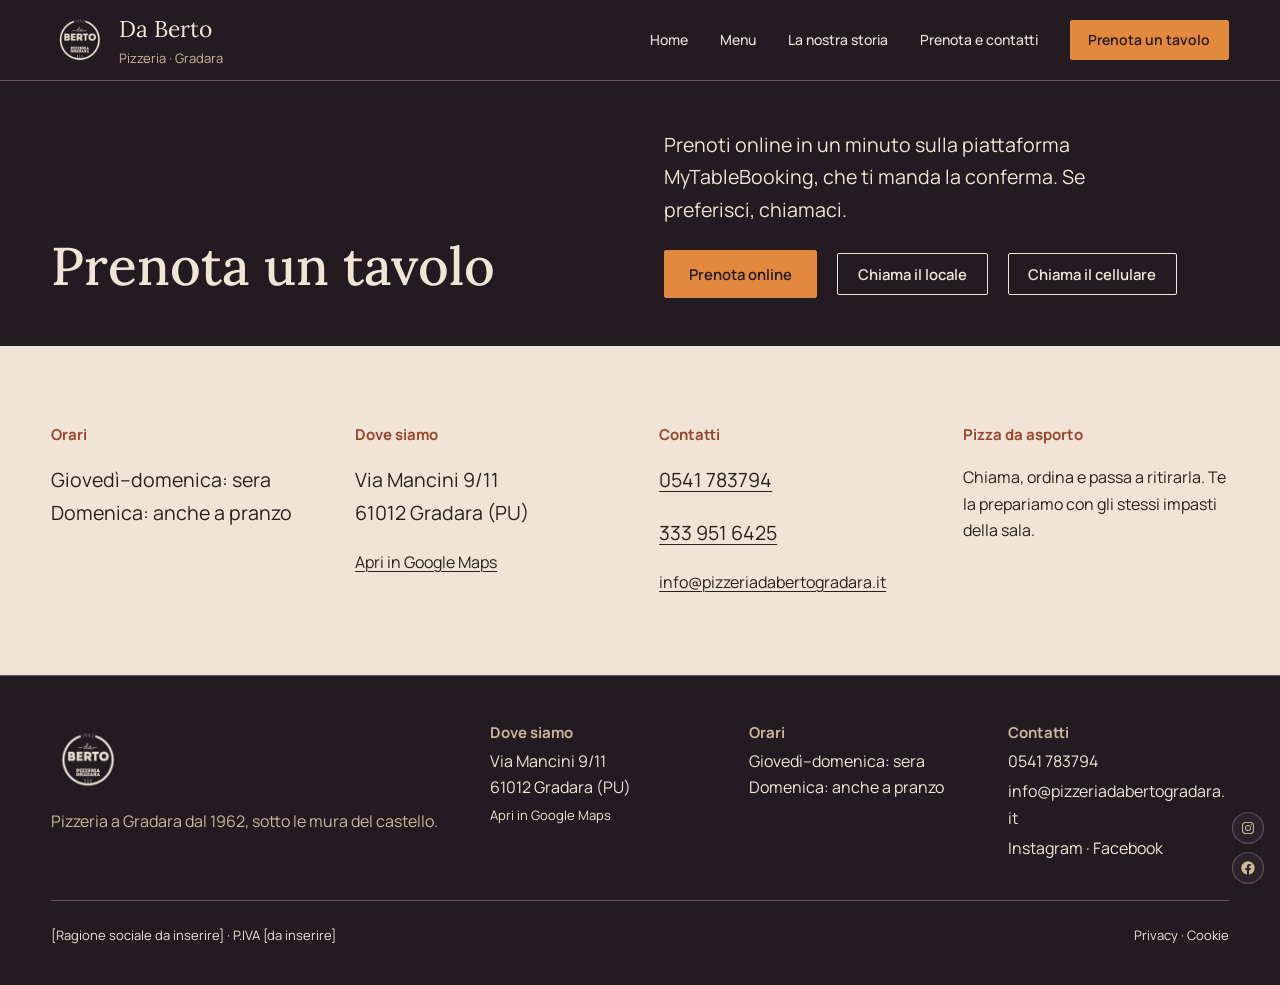
<file: prenota/index.html>
<!DOCTYPE html>
<html lang="it-IT">
<head>
<meta name="robots" content="noindex, nofollow">
	<meta charset="UTF-8" />
	<meta name="viewport" content="width=device-width, initial-scale=1" />
<link rel="preload" href="../wp-content/themes/daberto/assets/fonts/lora.woff2" as="font" type="font/woff2" crossorigin>
<title>Prenota e contatti &#8211; Da Berto</title>
<meta name="description" content="Prenota un tavolo alla Pizzeria Da Berto di Gradara, online o per telefono. Orari, indirizzo, contatti e pizza da asporto.">
<meta property="og:type" content="website">
<meta property="og:locale" content="it_IT">
<meta property="og:site_name" content="Da Berto">
<meta property="og:title" content="Prenota e contatti &#8211; Da Berto">
<meta property="og:description" content="Prenota un tavolo alla Pizzeria Da Berto di Gradara, online o per telefono. Orari, indirizzo, contatti e pizza da asporto.">
<meta property="og:url" content="../prenota/">
<meta property="og:image" content="../wp-content/uploads/2026/10/logo-da-berto-1.png">
<style id="wp-img-auto-sizes-contain-inline-css">
img:is([sizes=auto i],[sizes^="auto," i]){contain-intrinsic-size:3000px 1500px}
/*# sourceURL=wp-img-auto-sizes-contain-inline-css */
</style>
<style id="wp-block-site-logo-inline-css">
.wp-block-site-logo{box-sizing:border-box;line-height:0}.wp-block-site-logo a{display:inline-block;line-height:0}.wp-block-site-logo.is-default-size img{height:auto;width:120px}.wp-block-site-logo img{height:auto;max-width:100%}.wp-block-site-logo a,.wp-block-site-logo img{border-radius:inherit}.wp-block-site-logo.aligncenter{margin-left:auto;margin-right:auto;text-align:center}:root :where(.wp-block-site-logo.is-style-rounded){border-radius:9999px}
/*# sourceURL=../wp-includes/blocks/site-logo/style.min.css */
</style>
<style id="wp-block-site-title-inline-css">
.wp-block-site-title{box-sizing:border-box}.wp-block-site-title :where(a){color:inherit;font-family:inherit;font-size:inherit;font-style:inherit;font-weight:inherit;letter-spacing:inherit;line-height:inherit;text-decoration:inherit}
/*# sourceURL=../wp-includes/blocks/site-title/style.min.css */
</style>
<style id="wp-block-paragraph-inline-css">
.is-small-text{font-size:.875em}.is-regular-text{font-size:1em}.is-large-text{font-size:2.25em}.is-larger-text{font-size:3em}.has-drop-cap:not(:focus):first-letter{float:left;font-size:8.4em;font-style:normal;font-weight:100;line-height:.68;margin:.05em .1em 0 0;text-transform:uppercase}body.rtl .has-drop-cap:not(:focus):first-letter{float:none;margin-left:.1em}p.has-drop-cap.has-background{overflow:hidden}:root :where(p.has-background){padding:1.25em 2.375em}:where(p.has-text-color:not(.has-link-color)) a{color:inherit}p.has-text-align-left[style*="writing-mode:vertical-lr"],p.has-text-align-right[style*="writing-mode:vertical-rl"]{rotate:180deg}
/*# sourceURL=../wp-includes/blocks/paragraph/style.min.css */
</style>
<style id="wp-block-group-inline-css">
.wp-block-group{box-sizing:border-box}:where(.wp-block-group.wp-block-group-is-layout-constrained){position:relative}
/*# sourceURL=../wp-includes/blocks/group/style.min.css */
</style>
<style id="wp-block-navigation-link-inline-css">
.wp-block-navigation .wp-block-navigation-item__label{overflow-wrap:break-word}.wp-block-navigation .wp-block-navigation-item__description{display:none}.link-ui-tools{outline:1px solid #f0f0f0;padding:8px}.link-ui-block-inserter{padding-top:8px}.link-ui-block-inserter__back{margin-left:8px;text-transform:uppercase}
/*# sourceURL=../wp-includes/blocks/navigation-link/style.min.css */
</style>
<link rel='stylesheet' id='wp-block-navigation-css' href='../wp-includes/blocks/navigation/style.min.css?ver=7.1.3' media='all' />
<style id="wp-block-button-inline-css">
.wp-block-button__link{align-content:center;box-sizing:border-box;cursor:pointer;display:inline-block;height:100%;text-align:center;word-break:break-word}.wp-block-button__link.aligncenter{text-align:center}.wp-block-button__link.alignright{text-align:right}:where(.wp-block-button__link){border-radius:9999px;box-shadow:none;padding:calc(.667em + 2px) calc(1.333em + 2px);text-decoration:none}.wp-block-button[style*=text-decoration] .wp-block-button__link{text-decoration:inherit}.wp-block-buttons>.wp-block-button.has-custom-width{max-width:none}.wp-block-buttons>.wp-block-button.has-custom-width .wp-block-button__link{width:100%}.wp-block-buttons>.wp-block-button.has-custom-font-size .wp-block-button__link{font-size:inherit}.wp-block-buttons>.wp-block-button[class*=wp-block-button__width]{width:calc(var(--wp--block-button--width)*1% - var(--wp--style--block-gap, .5em)*(1 - var(--wp--block-button--width)/100))}.wp-block-buttons>.wp-block-button.wp-block-button__width-25{width:calc(25% - var(--wp--style--block-gap, .5em)*.75)}.wp-block-buttons>.wp-block-button.wp-block-button__width-50{width:calc(50% - var(--wp--style--block-gap, .5em)*.5)}.wp-block-buttons>.wp-block-button.wp-block-button__width-75{width:calc(75% - var(--wp--style--block-gap, .5em)*.25)}.wp-block-buttons>.wp-block-button.wp-block-button__width-100{flex-basis:100%;width:100%}.wp-block-buttons.is-vertical>.wp-block-button[class*=wp-block-button__width]{width:calc(var(--wp--block-button--width)*1%)}.wp-block-buttons.is-vertical>.wp-block-button.wp-block-button__width-25{width:25%}.wp-block-buttons.is-vertical>.wp-block-button.wp-block-button__width-50{width:50%}.wp-block-buttons.is-vertical>.wp-block-button.wp-block-button__width-75{width:75%}.wp-block-button.is-style-squared,.wp-block-button__link.wp-block-button.is-style-squared{border-radius:0}.wp-block-button.no-border-radius,.wp-block-button__link.no-border-radius{border-radius:0!important}:root :where(.wp-block-button .wp-block-button__link.is-style-outline),:root :where(.wp-block-button.is-style-outline>.wp-block-button__link){border:2px solid;padding:.667em 1.333em}:root :where(.wp-block-button .wp-block-button__link.is-style-outline:not(.has-text-color)),:root :where(.wp-block-button.is-style-outline>.wp-block-button__link:not(.has-text-color)){color:currentColor}:root :where(.wp-block-button .wp-block-button__link.is-style-outline:not(.has-background)),:root :where(.wp-block-button.is-style-outline>.wp-block-button__link:not(.has-background)){background-color:transparent;background-image:none}
/*# sourceURL=../wp-includes/blocks/button/style.min.css */
</style>
<style id="wp-block-buttons-inline-css">
.wp-block-buttons{box-sizing:border-box}.wp-block-buttons.is-vertical{flex-direction:column}.wp-block-buttons.is-vertical>.wp-block-button:last-child{margin-bottom:0}.wp-block-buttons>.wp-block-button{display:inline-block;margin:0}.wp-block-buttons.is-content-justification-left{justify-content:flex-start}.wp-block-buttons.is-content-justification-left.is-vertical{align-items:flex-start}.wp-block-buttons.is-content-justification-center{justify-content:center}.wp-block-buttons.is-content-justification-center.is-vertical{align-items:center}.wp-block-buttons.is-content-justification-right{justify-content:flex-end}.wp-block-buttons.is-content-justification-right.is-vertical{align-items:flex-end}.wp-block-buttons.is-content-justification-space-between{justify-content:space-between}.wp-block-buttons.aligncenter{text-align:center}.wp-block-buttons:not(.is-content-justification-space-between,.is-content-justification-right,.is-content-justification-left,.is-content-justification-center) .wp-block-button.aligncenter{margin-left:auto;margin-right:auto;width:100%}.wp-block-buttons[style*=text-decoration] .wp-block-button,.wp-block-buttons[style*=text-decoration] .wp-block-button__link{text-decoration:inherit}.wp-block-buttons.has-custom-font-size .wp-block-button__link{font-size:inherit}.wp-block-buttons .wp-block-button__link{width:100%}.wp-block-button.aligncenter{text-align:center}
/*# sourceURL=../wp-includes/blocks/buttons/style.min.css */
</style>
<style id="wp-block-heading-inline-css">
h1:where(.wp-block-heading).has-background,h2:where(.wp-block-heading).has-background,h3:where(.wp-block-heading).has-background,h4:where(.wp-block-heading).has-background,h5:where(.wp-block-heading).has-background,h6:where(.wp-block-heading).has-background{padding:1.25em 2.375em}h1.has-text-align-left[style*=writing-mode]:where([style*=vertical-lr]),h1.has-text-align-right[style*=writing-mode]:where([style*=vertical-rl]),h2.has-text-align-left[style*=writing-mode]:where([style*=vertical-lr]),h2.has-text-align-right[style*=writing-mode]:where([style*=vertical-rl]),h3.has-text-align-left[style*=writing-mode]:where([style*=vertical-lr]),h3.has-text-align-right[style*=writing-mode]:where([style*=vertical-rl]),h4.has-text-align-left[style*=writing-mode]:where([style*=vertical-lr]),h4.has-text-align-right[style*=writing-mode]:where([style*=vertical-rl]),h5.has-text-align-left[style*=writing-mode]:where([style*=vertical-lr]),h5.has-text-align-right[style*=writing-mode]:where([style*=vertical-rl]),h6.has-text-align-left[style*=writing-mode]:where([style*=vertical-lr]),h6.has-text-align-right[style*=writing-mode]:where([style*=vertical-rl]){rotate:180deg}
/*# sourceURL=../wp-includes/blocks/heading/style.min.css */
</style>
<style id="wp-block-columns-inline-css">
.wp-block-columns{box-sizing:border-box;display:flex;flex-wrap:wrap!important}@media (min-width:782px){.wp-block-columns{flex-wrap:nowrap!important}}.wp-block-columns{align-items:normal!important}.wp-block-columns.are-vertically-aligned-top{align-items:flex-start}.wp-block-columns.are-vertically-aligned-center{align-items:center}.wp-block-columns.are-vertically-aligned-bottom{align-items:flex-end}@media (max-width:781px){.wp-block-columns:not(.is-not-stacked-on-mobile)>.wp-block-column{flex-basis:100%!important}}@media (min-width:782px){.wp-block-columns:not(.is-not-stacked-on-mobile)>.wp-block-column{flex-basis:0;flex-grow:1}.wp-block-columns:not(.is-not-stacked-on-mobile)>.wp-block-column[style*=flex-basis]{flex-grow:0}}.wp-block-columns.is-not-stacked-on-mobile{flex-wrap:nowrap!important}.wp-block-columns.is-not-stacked-on-mobile>.wp-block-column{flex-basis:0;flex-grow:1}.wp-block-columns.is-not-stacked-on-mobile>.wp-block-column[style*=flex-basis]{flex-grow:0}:where(.wp-block-columns){margin-bottom:1.75em}:where(.wp-block-columns.has-background){padding:1.25em 2.375em}.wp-block-column{flex-grow:1;min-width:0;overflow-wrap:break-word;word-break:break-word}.wp-block-column.is-vertically-aligned-top{align-self:flex-start}.wp-block-column.is-vertically-aligned-center{align-self:center}.wp-block-column.is-vertically-aligned-bottom{align-self:flex-end}.wp-block-column.is-vertically-aligned-stretch{align-self:stretch}.wp-block-column.is-vertically-aligned-bottom,.wp-block-column.is-vertically-aligned-center,.wp-block-column.is-vertically-aligned-top{width:100%}
/*# sourceURL=../wp-includes/blocks/columns/style.min.css */
</style>
<style id="wp-block-post-content-inline-css">
.wp-block-post-content{display:flow-root}
/*# sourceURL=../wp-includes/blocks/post-content/style.min.css */
</style>
<style id="wp-block-social-links-inline-css">
.wp-block-social-links{background:none;box-sizing:border-box;margin-left:0;padding-left:0;padding-right:0;text-indent:0}.wp-block-social-links .wp-social-link a,.wp-block-social-links .wp-social-link a:hover{border-bottom:0;box-shadow:none;text-decoration:none}.wp-block-social-links .wp-social-link svg{height:1em;width:1em}.wp-block-social-links .wp-social-link span:not(.screen-reader-text){font-size:.65em;margin-left:.5em;margin-right:.5em}.wp-block-social-links.has-small-icon-size{font-size:16px}.wp-block-social-links,.wp-block-social-links.has-normal-icon-size{font-size:24px}.wp-block-social-links.has-large-icon-size{font-size:36px}.wp-block-social-links.has-huge-icon-size{font-size:48px}.wp-block-social-links.aligncenter{display:flex;justify-content:center}.wp-block-social-links.alignright{justify-content:flex-end}.wp-block-social-link{border-radius:9999px;display:block}@media not (prefers-reduced-motion){.wp-block-social-link{transition:transform .1s ease}}.wp-block-social-link{height:auto}.wp-block-social-link a{align-items:center;display:flex;line-height:0}.wp-block-social-link:hover{transform:scale(1.1)}.wp-block-social-links .wp-block-social-link.wp-social-link{display:inline-block;margin:0;padding:0}.wp-block-social-links .wp-block-social-link.wp-social-link .wp-block-social-link-anchor,.wp-block-social-links .wp-block-social-link.wp-social-link .wp-block-social-link-anchor svg,.wp-block-social-links .wp-block-social-link.wp-social-link .wp-block-social-link-anchor:active,.wp-block-social-links .wp-block-social-link.wp-social-link .wp-block-social-link-anchor:hover,.wp-block-social-links .wp-block-social-link.wp-social-link .wp-block-social-link-anchor:visited{fill:currentColor;color:currentColor}:where(.wp-block-social-links:not(.is-style-logos-only)) .wp-social-link{background-color:#f0f0f0;color:#444}:where(.wp-block-social-links:not(.is-style-logos-only)) .wp-social-link-amazon{background-color:#f90;color:#fff}:where(.wp-block-social-links:not(.is-style-logos-only)) .wp-social-link-bandcamp{background-color:#1ea0c3;color:#fff}:where(.wp-block-social-links:not(.is-style-logos-only)) .wp-social-link-behance{background-color:#0757fe;color:#fff}:where(.wp-block-social-links:not(.is-style-logos-only)) .wp-social-link-bluesky{background-color:#0a7aff;color:#fff}:where(.wp-block-social-links:not(.is-style-logos-only)) .wp-social-link-codepen{background-color:#1e1f26;color:#fff}:where(.wp-block-social-links:not(.is-style-logos-only)) .wp-social-link-deviantart{background-color:#02e49b;color:#fff}:where(.wp-block-social-links:not(.is-style-logos-only)) .wp-social-link-discord{background-color:#5865f2;color:#fff}:where(.wp-block-social-links:not(.is-style-logos-only)) .wp-social-link-dribbble{background-color:#e94c89;color:#fff}:where(.wp-block-social-links:not(.is-style-logos-only)) .wp-social-link-dropbox{background-color:#4280ff;color:#fff}:where(.wp-block-social-links:not(.is-style-logos-only)) .wp-social-link-etsy{background-color:#f45800;color:#fff}:where(.wp-block-social-links:not(.is-style-logos-only)) .wp-social-link-facebook{background-color:#0866ff;color:#fff}:where(.wp-block-social-links:not(.is-style-logos-only)) .wp-social-link-fivehundredpx{background-color:#000;color:#fff}:where(.wp-block-social-links:not(.is-style-logos-only)) .wp-social-link-flickr{background-color:#0461dd;color:#fff}:where(.wp-block-social-links:not(.is-style-logos-only)) .wp-social-link-foursquare{background-color:#e65678;color:#fff}:where(.wp-block-social-links:not(.is-style-logos-only)) .wp-social-link-github{background-color:#24292d;color:#fff}:where(.wp-block-social-links:not(.is-style-logos-only)) .wp-social-link-goodreads{background-color:#eceadd;color:#382110}:where(.wp-block-social-links:not(.is-style-logos-only)) .wp-social-link-google{background-color:#ea4434;color:#fff}:where(.wp-block-social-links:not(.is-style-logos-only)) .wp-social-link-gravatar{background-color:#1d4fc4;color:#fff}:where(.wp-block-social-links:not(.is-style-logos-only)) .wp-social-link-instagram{background-color:#f00075;color:#fff}:where(.wp-block-social-links:not(.is-style-logos-only)) .wp-social-link-lastfm{background-color:#e21b24;color:#fff}:where(.wp-block-social-links:not(.is-style-logos-only)) .wp-social-link-linkedin{background-color:#0d66c2;color:#fff}:where(.wp-block-social-links:not(.is-style-logos-only)) .wp-social-link-mastodon{background-color:#3288d4;color:#fff}:where(.wp-block-social-links:not(.is-style-logos-only)) .wp-social-link-medium{background-color:#000;color:#fff}:where(.wp-block-social-links:not(.is-style-logos-only)) .wp-social-link-meetup{background-color:#f6405f;color:#fff}:where(.wp-block-social-links:not(.is-style-logos-only)) .wp-social-link-patreon{background-color:#000;color:#fff}:where(.wp-block-social-links:not(.is-style-logos-only)) .wp-social-link-pinterest{background-color:#e60122;color:#fff}:where(.wp-block-social-links:not(.is-style-logos-only)) .wp-social-link-pocket{background-color:#ef4155;color:#fff}:where(.wp-block-social-links:not(.is-style-logos-only)) .wp-social-link-reddit{background-color:#ff4500;color:#fff}:where(.wp-block-social-links:not(.is-style-logos-only)) .wp-social-link-skype{background-color:#0478d7;color:#fff}:where(.wp-block-social-links:not(.is-style-logos-only)) .wp-social-link-snapchat{stroke:#000;background-color:#fefc00;color:#fff}:where(.wp-block-social-links:not(.is-style-logos-only)) .wp-social-link-soundcloud{background-color:#ff5600;color:#fff}:where(.wp-block-social-links:not(.is-style-logos-only)) .wp-social-link-spotify{background-color:#1bd760;color:#fff}:where(.wp-block-social-links:not(.is-style-logos-only)) .wp-social-link-telegram{background-color:#2aabee;color:#fff}:where(.wp-block-social-links:not(.is-style-logos-only)) .wp-social-link-threads{background-color:#000;color:#fff}:where(.wp-block-social-links:not(.is-style-logos-only)) .wp-social-link-tiktok{background-color:#000;color:#fff}:where(.wp-block-social-links:not(.is-style-logos-only)) .wp-social-link-tumblr{background-color:#011835;color:#fff}:where(.wp-block-social-links:not(.is-style-logos-only)) .wp-social-link-twitch{background-color:#6440a4;color:#fff}:where(.wp-block-social-links:not(.is-style-logos-only)) .wp-social-link-twitter{background-color:#1da1f2;color:#fff}:where(.wp-block-social-links:not(.is-style-logos-only)) .wp-social-link-vimeo{background-color:#1eb7ea;color:#fff}:where(.wp-block-social-links:not(.is-style-logos-only)) .wp-social-link-vk{background-color:#4680c2;color:#fff}:where(.wp-block-social-links:not(.is-style-logos-only)) .wp-social-link-wordpress{background-color:#3499cd;color:#fff}:where(.wp-block-social-links:not(.is-style-logos-only)) .wp-social-link-whatsapp{background-color:#25d366;color:#fff}:where(.wp-block-social-links:not(.is-style-logos-only)) .wp-social-link-x{background-color:#000;color:#fff}:where(.wp-block-social-links:not(.is-style-logos-only)) .wp-social-link-yelp{background-color:#d32422;color:#fff}:where(.wp-block-social-links:not(.is-style-logos-only)) .wp-social-link-youtube{background-color:red;color:#fff}:where(.wp-block-social-links.is-style-logos-only) .wp-social-link{background:none}:where(.wp-block-social-links.is-style-logos-only) .wp-social-link svg{height:1.25em;width:1.25em}:where(.wp-block-social-links.is-style-logos-only) .wp-social-link-amazon{color:#f90}:where(.wp-block-social-links.is-style-logos-only) .wp-social-link-bandcamp{color:#1ea0c3}:where(.wp-block-social-links.is-style-logos-only) .wp-social-link-behance{color:#0757fe}:where(.wp-block-social-links.is-style-logos-only) .wp-social-link-bluesky{color:#0a7aff}:where(.wp-block-social-links.is-style-logos-only) .wp-social-link-codepen{color:#1e1f26}:where(.wp-block-social-links.is-style-logos-only) .wp-social-link-deviantart{color:#02e49b}:where(.wp-block-social-links.is-style-logos-only) .wp-social-link-discord{color:#5865f2}:where(.wp-block-social-links.is-style-logos-only) .wp-social-link-dribbble{color:#e94c89}:where(.wp-block-social-links.is-style-logos-only) .wp-social-link-dropbox{color:#4280ff}:where(.wp-block-social-links.is-style-logos-only) .wp-social-link-etsy{color:#f45800}:where(.wp-block-social-links.is-style-logos-only) .wp-social-link-facebook{color:#0866ff}:where(.wp-block-social-links.is-style-logos-only) .wp-social-link-fivehundredpx{color:#000}:where(.wp-block-social-links.is-style-logos-only) .wp-social-link-flickr{color:#0461dd}:where(.wp-block-social-links.is-style-logos-only) .wp-social-link-foursquare{color:#e65678}:where(.wp-block-social-links.is-style-logos-only) .wp-social-link-github{color:#24292d}:where(.wp-block-social-links.is-style-logos-only) .wp-social-link-goodreads{color:#382110}:where(.wp-block-social-links.is-style-logos-only) .wp-social-link-google{color:#ea4434}:where(.wp-block-social-links.is-style-logos-only) .wp-social-link-gravatar{color:#1d4fc4}:where(.wp-block-social-links.is-style-logos-only) .wp-social-link-instagram{color:#f00075}:where(.wp-block-social-links.is-style-logos-only) .wp-social-link-lastfm{color:#e21b24}:where(.wp-block-social-links.is-style-logos-only) .wp-social-link-linkedin{color:#0d66c2}:where(.wp-block-social-links.is-style-logos-only) .wp-social-link-mastodon{color:#3288d4}:where(.wp-block-social-links.is-style-logos-only) .wp-social-link-medium{color:#000}:where(.wp-block-social-links.is-style-logos-only) .wp-social-link-meetup{color:#f6405f}:where(.wp-block-social-links.is-style-logos-only) .wp-social-link-patreon{color:#000}:where(.wp-block-social-links.is-style-logos-only) .wp-social-link-pinterest{color:#e60122}:where(.wp-block-social-links.is-style-logos-only) .wp-social-link-pocket{color:#ef4155}:where(.wp-block-social-links.is-style-logos-only) .wp-social-link-reddit{color:#ff4500}:where(.wp-block-social-links.is-style-logos-only) .wp-social-link-skype{color:#0478d7}:where(.wp-block-social-links.is-style-logos-only) .wp-social-link-snapchat{stroke:#000;color:#fff}:where(.wp-block-social-links.is-style-logos-only) .wp-social-link-soundcloud{color:#ff5600}:where(.wp-block-social-links.is-style-logos-only) .wp-social-link-spotify{color:#1bd760}:where(.wp-block-social-links.is-style-logos-only) .wp-social-link-telegram{color:#2aabee}:where(.wp-block-social-links.is-style-logos-only) .wp-social-link-threads{color:#000}:where(.wp-block-social-links.is-style-logos-only) .wp-social-link-tiktok{color:#000}:where(.wp-block-social-links.is-style-logos-only) .wp-social-link-tumblr{color:#011835}:where(.wp-block-social-links.is-style-logos-only) .wp-social-link-twitch{color:#6440a4}:where(.wp-block-social-links.is-style-logos-only) .wp-social-link-twitter{color:#1da1f2}:where(.wp-block-social-links.is-style-logos-only) .wp-social-link-vimeo{color:#1eb7ea}:where(.wp-block-social-links.is-style-logos-only) .wp-social-link-vk{color:#4680c2}:where(.wp-block-social-links.is-style-logos-only) .wp-social-link-whatsapp{color:#25d366}:where(.wp-block-social-links.is-style-logos-only) .wp-social-link-wordpress{color:#3499cd}:where(.wp-block-social-links.is-style-logos-only) .wp-social-link-x{color:#000}:where(.wp-block-social-links.is-style-logos-only) .wp-social-link-yelp{color:#d32422}:where(.wp-block-social-links.is-style-logos-only) .wp-social-link-youtube{color:red}.wp-block-social-links.is-style-pill-shape .wp-social-link{width:auto}:root :where(.wp-block-social-links .wp-social-link a){padding:.25em}:root :where(.wp-block-social-links.is-style-logos-only .wp-social-link a){padding:0}:root :where(.wp-block-social-links.is-style-pill-shape .wp-social-link a){padding-left:.6666666667em;padding-right:.6666666667em}.wp-block-social-links:not(.has-icon-color):not(.has-icon-background-color) .wp-social-link-snapchat .wp-block-social-link-label{color:#000}
/*# sourceURL=../wp-includes/blocks/social-links/style.min.css */
</style>
<style id="wp-block-library-inline-css">
:root{--wp-block-synced-color:#7a00df;--wp-block-synced-color--rgb:122,0,223;--wp-bound-block-color:var(--wp-block-synced-color);--wp-editor-canvas-background:#ddd;--wp-admin-theme-color:#007cba;--wp-admin-theme-color--rgb:0,124,186;--wp-admin-theme-color-darker-10:#006ba1;--wp-admin-theme-color-darker-10--rgb:0,107,160.5;--wp-admin-theme-color-darker-20:#005a87;--wp-admin-theme-color-darker-20--rgb:0,90,135;--wp-admin-border-width-focus:2px}@media (min-resolution:192dpi){:root{--wp-admin-border-width-focus:1.5px}}.wp-element-button{cursor:pointer}:root .has-very-light-gray-background-color{background-color:#eee}:root .has-very-dark-gray-background-color{background-color:#313131}:root .has-very-light-gray-color{color:#eee}:root .has-very-dark-gray-color{color:#313131}:root .has-vivid-green-cyan-to-vivid-cyan-blue-gradient-background{background:linear-gradient(135deg,#00d084,#0693e3)}:root .has-purple-crush-gradient-background{background:linear-gradient(135deg,#34e2e4,#4721fb 50%,#ab1dfe)}:root .has-hazy-dawn-gradient-background{background:linear-gradient(135deg,#faaca8,#dad0ec)}:root .has-subdued-olive-gradient-background{background:linear-gradient(135deg,#fafae1,#67a671)}:root .has-atomic-cream-gradient-background{background:linear-gradient(135deg,#fdd79a,#004a59)}:root .has-nightshade-gradient-background{background:linear-gradient(135deg,#330968,#31cdcf)}:root .has-midnight-gradient-background{background:linear-gradient(135deg,#020381,#2874fc)}:root{--wp--preset--font-size--normal:16px;--wp--preset--font-size--huge:42px}.has-regular-font-size{font-size:1em}.has-larger-font-size{font-size:2.625em}.has-normal-font-size{font-size:var(--wp--preset--font-size--normal)}.has-huge-font-size{font-size:var(--wp--preset--font-size--huge)}:root .has-text-align-center{text-align:center}:root .has-text-align-left{text-align:left}:root .has-text-align-right{text-align:right}.has-fit-text{white-space:nowrap!important}#end-resizable-editor-section{display:none}.aligncenter{clear:both}.items-justified-left{justify-content:flex-start}.items-justified-center{justify-content:center}.items-justified-right{justify-content:flex-end}.items-justified-space-between{justify-content:space-between}.screen-reader-text{word-wrap:normal!important;border:0;clip-path:inset(50%);height:1px;margin:-1px;overflow:hidden;padding:0;position:absolute;width:1px;word-break:normal!important}.screen-reader-text:focus{background-color:#ddd;clip-path:none;color:#444;display:block;font-size:1em;height:auto;left:5px;line-height:normal;padding:15px 23px 14px;text-decoration:none;top:5px;width:auto;z-index:100000}html :where(.has-border-color){border-style:solid}html :where([style^=border-color],[style*=";border-color"],[style*="; border-color"]){border-style:solid}html :where([style^=border-top-color],[style*=";border-top-color"],[style*="; border-top-color"]){border-top-style:solid}html :where([style^=border-right-color],[style*=";border-right-color"],[style*="; border-right-color"]){border-right-style:solid}html :where([style^=border-bottom-color],[style*=";border-bottom-color"],[style*="; border-bottom-color"]){border-bottom-style:solid}html :where([style^=border-left-color],[style*=";border-left-color"],[style*="; border-left-color"]){border-left-style:solid}html :where([style^=border-width],[style*=";border-width"],[style*="; border-width"]){border-style:solid}html :where([style^=border-top-width],[style*=";border-top-width"],[style*="; border-top-width"]){border-top-style:solid}html :where([style^=border-right-width],[style*=";border-right-width"],[style*="; border-right-width"]){border-right-style:solid}html :where([style^=border-bottom-width],[style*=";border-bottom-width"],[style*="; border-bottom-width"]){border-bottom-style:solid}html :where([style^=border-left-width],[style*=";border-left-width"],[style*="; border-left-width"]){border-left-style:solid}html :where(img[class*=wp-image-]){height:auto;max-width:100%}:where(figure){margin:0 0 1em}html :where(.is-position-sticky){--wp-admin--admin-bar--position-offset:var(--wp-admin--admin-bar--height,0px)}@media screen and (max-width:600px){html :where(.is-position-sticky){--wp-admin--admin-bar--position-offset:0px}}
/*# sourceURL=/wp-includes/css/dist/block-library/common.min.css */
</style>
<style id="global-styles-inline-css">
:root{--wp--preset--aspect-ratio--square: 1;--wp--preset--aspect-ratio--4-3: 4/3;--wp--preset--aspect-ratio--3-4: 3/4;--wp--preset--aspect-ratio--3-2: 3/2;--wp--preset--aspect-ratio--2-3: 2/3;--wp--preset--aspect-ratio--16-9: 16/9;--wp--preset--aspect-ratio--9-16: 9/16;--wp--preset--color--black: #000000;--wp--preset--color--cyan-bluish-gray: #abb8c3;--wp--preset--color--white: #ffffff;--wp--preset--color--pale-pink: #f78da7;--wp--preset--color--vivid-red: #cf2e2e;--wp--preset--color--luminous-vivid-orange: #ff6900;--wp--preset--color--luminous-vivid-amber: #fcb900;--wp--preset--color--light-green-cyan: #7bdcb5;--wp--preset--color--vivid-green-cyan: #00d084;--wp--preset--color--pale-cyan-blue: #8ed1fc;--wp--preset--color--vivid-cyan-blue: #0693e3;--wp--preset--color--vivid-purple: #9b51e0;--wp--preset--color--notte: #231A22;--wp--preset--color--notte-alta: #2D222A;--wp--preset--color--crema: #F1E6D6;--wp--preset--color--arenaria: #CDB79A;--wp--preset--color--brace: #E3893D;--wp--preset--color--sabbia: #EFE4D6;--wp--preset--color--sabbia-scura: #E6D8C6;--wp--preset--color--bruno: #2A1F1A;--wp--preset--color--mattone: #9A452B;--wp--preset--color--linea: #69525E;--wp--preset--gradient--vivid-cyan-blue-to-vivid-purple: linear-gradient(135deg,rgb(6,147,227) 0%,rgb(155,81,224) 100%);--wp--preset--gradient--light-green-cyan-to-vivid-green-cyan: linear-gradient(135deg,rgb(122,220,180) 0%,rgb(0,208,130) 100%);--wp--preset--gradient--luminous-vivid-amber-to-luminous-vivid-orange: linear-gradient(135deg,rgb(252,185,0) 0%,rgb(255,105,0) 100%);--wp--preset--gradient--luminous-vivid-orange-to-vivid-red: linear-gradient(135deg,rgb(255,105,0) 0%,rgb(207,46,46) 100%);--wp--preset--gradient--very-light-gray-to-cyan-bluish-gray: linear-gradient(135deg,rgb(238,238,238) 0%,rgb(169,184,195) 100%);--wp--preset--gradient--cool-to-warm-spectrum: linear-gradient(135deg,rgb(74,234,220) 0%,rgb(151,120,209) 20%,rgb(207,42,186) 40%,rgb(238,44,130) 60%,rgb(251,105,98) 80%,rgb(254,248,76) 100%);--wp--preset--gradient--blush-light-purple: linear-gradient(135deg,rgb(255,206,236) 0%,rgb(152,150,240) 100%);--wp--preset--gradient--blush-bordeaux: linear-gradient(135deg,rgb(254,205,165) 0%,rgb(254,45,45) 50%,rgb(107,0,62) 100%);--wp--preset--gradient--luminous-dusk: linear-gradient(135deg,rgb(255,203,112) 0%,rgb(199,81,192) 50%,rgb(65,88,208) 100%);--wp--preset--gradient--pale-ocean: linear-gradient(135deg,rgb(255,245,203) 0%,rgb(182,227,212) 50%,rgb(51,167,181) 100%);--wp--preset--gradient--electric-grass: linear-gradient(135deg,rgb(202,248,128) 0%,rgb(113,206,126) 100%);--wp--preset--gradient--midnight: linear-gradient(135deg,rgb(2,3,129) 0%,rgb(40,116,252) 100%);--wp--preset--font-size--small: 0.8125rem;--wp--preset--font-size--medium: 1rem;--wp--preset--font-size--large: clamp(1.0625rem, 1.063rem + ((1vw - 0.2rem) * 0.267), 1.25rem);--wp--preset--font-size--x-large: clamp(1.3125rem, 1.313rem + ((1vw - 0.2rem) * 0.446), 1.625rem);--wp--preset--font-size--xx-large: clamp(1.875rem, 1.875rem + ((1vw - 0.2rem) * 1.071), 2.625rem);--wp--preset--font-size--display: clamp(2.25rem, 2.25rem + ((1vw - 0.2rem) * 1.786), 3.5rem);--wp--preset--font-family--display: Lora, Georgia, "Times New Roman", serif;--wp--preset--font-family--body: Manrope, "Helvetica Neue", Arial, sans-serif;--wp--preset--spacing--20: 1rem;--wp--preset--spacing--30: 1.5rem;--wp--preset--spacing--40: clamp(1.75rem, 3vw, 2.5rem);--wp--preset--spacing--50: clamp(2rem, 4vw, 3rem);--wp--preset--spacing--60: clamp(3rem, 7vw, 5rem);--wp--preset--spacing--70: 3.38rem;--wp--preset--spacing--80: 5.06rem;--wp--preset--spacing--10: 0.5rem;--wp--preset--shadow--natural: 6px 6px 9px rgba(0, 0, 0, 0.2);--wp--preset--shadow--deep: 12px 12px 50px rgba(0, 0, 0, 0.4);--wp--preset--shadow--sharp: 6px 6px 0px rgba(0, 0, 0, 0.2);--wp--preset--shadow--outlined: 6px 6px 0px -3px rgb(255, 255, 255), 6px 6px rgb(0, 0, 0);--wp--preset--shadow--crisp: 6px 6px 0px rgb(0, 0, 0);--wp--custom--radius: 2px;--wp--custom--header-height: 80px;}.wp-block-button{--wp--preset--dimension--25: 25%;--wp--preset--dimension--50: 50%;--wp--preset--dimension--75: 75%;--wp--preset--dimension--100: 100%;}:root { --wp--style--global--content-size: 720px;--wp--style--global--wide-size: 1440px; }:where(body) { margin: 0; }.wp-site-blocks { padding-top: var(--wp--style--root--padding-top); padding-bottom: var(--wp--style--root--padding-bottom); }.has-global-padding { padding-right: var(--wp--style--root--padding-right); padding-left: var(--wp--style--root--padding-left); }.has-global-padding > .alignfull { margin-right: calc(var(--wp--style--root--padding-right) * -1); margin-left: calc(var(--wp--style--root--padding-left) * -1); }.has-global-padding :where(:not(.alignfull.is-layout-flow) > .has-global-padding:not(.wp-block-block, .alignfull)) { padding-right: 0; padding-left: 0; }.has-global-padding :where(:not(.alignfull.is-layout-flow) > .has-global-padding:not(.wp-block-block, .alignfull)) > .alignfull { margin-left: 0; margin-right: 0; }.wp-site-blocks > .alignleft { float: left; margin-right: 2em; }.wp-site-blocks > .alignright { float: right; margin-left: 2em; }.wp-site-blocks > .aligncenter { justify-content: center; margin-left: auto; margin-right: auto; }:where(.wp-site-blocks) > * { margin-block-start: 1.25rem; margin-block-end: 0; }:where(.wp-site-blocks) > :first-child { margin-block-start: 0; }:where(.wp-site-blocks) > :last-child { margin-block-end: 0; }:root { --wp--style--block-gap: 1.25rem; }:root :where(.is-layout-flow) > :first-child{margin-block-start: 0;}:root :where(.is-layout-flow) > :last-child{margin-block-end: 0;}:root :where(.is-layout-flow) > *{margin-block-start: 1.25rem;margin-block-end: 0;}:root :where(.is-layout-constrained) > :first-child{margin-block-start: 0;}:root :where(.is-layout-constrained) > :last-child{margin-block-end: 0;}:root :where(.is-layout-constrained) > *{margin-block-start: 1.25rem;margin-block-end: 0;}:root :where(.is-layout-flex){gap: 1.25rem;}:root :where(.is-layout-grid){gap: 1.25rem;}.is-layout-flow > .alignleft{float: left;margin-inline-start: 0;margin-inline-end: 2em;}.is-layout-flow > .alignright{float: right;margin-inline-start: 2em;margin-inline-end: 0;}.is-layout-flow > .aligncenter{margin-left: auto !important;margin-right: auto !important;}.is-layout-constrained > .alignleft{float: left;margin-inline-start: 0;margin-inline-end: 2em;}.is-layout-constrained > .alignright{float: right;margin-inline-start: 2em;margin-inline-end: 0;}.is-layout-constrained > .aligncenter{margin-left: auto !important;margin-right: auto !important;}.is-layout-constrained > :where(:not(.alignleft):not(.alignright):not(.alignfull)){max-width: var(--wp--style--global--content-size);margin-left: auto !important;margin-right: auto !important;}.is-layout-constrained > .alignwide{max-width: var(--wp--style--global--wide-size);}body .is-layout-flex{display: flex;}.is-layout-flex{flex-wrap: wrap;align-items: center;}.is-layout-flex > :is(*, div){margin: 0;}body .is-layout-grid{display: grid;}.is-layout-grid > :is(*, div){margin: 0;}body{background-color: var(--wp--preset--color--notte);color: var(--wp--preset--color--crema);font-family: var(--wp--preset--font-family--body);font-size: var(--wp--preset--font-size--medium);line-height: 1.65;--wp--style--root--padding-top: 0px;--wp--style--root--padding-right: clamp(1.25rem, 4vw, 3.5rem);--wp--style--root--padding-bottom: 0px;--wp--style--root--padding-left: clamp(1.25rem, 4vw, 3.5rem);}a:where(:not(.wp-element-button)){color: currentColor;text-decoration: underline;}:root :where(a:where(:not(.wp-element-button)):hover){text-decoration: underline;}h1, h2, h3, h4, h5, h6{font-family: var(--wp--preset--font-family--display);font-weight: 500;letter-spacing: 0;line-height: 1.2;}h1{font-size: var(--wp--preset--font-size--display);}h2{font-size: var(--wp--preset--font-size--xx-large);}h3{font-size: var(--wp--preset--font-size--x-large);}h4{font-size: var(--wp--preset--font-size--large);}:root :where(.wp-element-button, .wp-block-button__link){background-color: var(--wp--preset--color--brace);border-radius: var(--wp--custom--radius);border-color: var(--wp--preset--color--brace);border-width: 1px;border-style: solid;color: var(--wp--preset--color--notte);font-family: var(--wp--preset--font-family--body);font-size: clamp(0.875rem, 0.875rem + ((1vw - 0.2rem) * 0.09), 0.938rem);font-style: inherit;font-weight: 600;letter-spacing: inherit;line-height: 1.4;padding-top: 0.8rem;padding-right: 1.5rem;padding-bottom: 0.8rem;padding-left: 1.5rem;text-decoration: none;text-transform: inherit;}:root :where(.wp-element-button:hover, .wp-block-button__link:hover){background-color: var(--wp--preset--color--crema);border-color: var(--wp--preset--color--crema);color: var(--wp--preset--color--notte);}:root :where(.wp-element-button:focus, .wp-block-button__link:focus){outline-color: var(--wp--preset--color--crema);outline-offset: 4px;outline-style: solid;outline-width: 3px;}:root :where(.wp-element-caption, .wp-block-audio figcaption, .wp-block-embed figcaption, .wp-block-gallery figcaption, .wp-block-image figcaption, .wp-block-table figcaption, .wp-block-video figcaption){color: var(--wp--preset--color--arenaria);font-size: var(--wp--preset--font-size--small);}.has-black-color{color: var(--wp--preset--color--black) !important;}.has-cyan-bluish-gray-color{color: var(--wp--preset--color--cyan-bluish-gray) !important;}.has-white-color{color: var(--wp--preset--color--white) !important;}.has-pale-pink-color{color: var(--wp--preset--color--pale-pink) !important;}.has-vivid-red-color{color: var(--wp--preset--color--vivid-red) !important;}.has-luminous-vivid-orange-color{color: var(--wp--preset--color--luminous-vivid-orange) !important;}.has-luminous-vivid-amber-color{color: var(--wp--preset--color--luminous-vivid-amber) !important;}.has-light-green-cyan-color{color: var(--wp--preset--color--light-green-cyan) !important;}.has-vivid-green-cyan-color{color: var(--wp--preset--color--vivid-green-cyan) !important;}.has-pale-cyan-blue-color{color: var(--wp--preset--color--pale-cyan-blue) !important;}.has-vivid-cyan-blue-color{color: var(--wp--preset--color--vivid-cyan-blue) !important;}.has-vivid-purple-color{color: var(--wp--preset--color--vivid-purple) !important;}.has-notte-color{color: var(--wp--preset--color--notte) !important;}.has-notte-alta-color{color: var(--wp--preset--color--notte-alta) !important;}.has-crema-color{color: var(--wp--preset--color--crema) !important;}.has-arenaria-color{color: var(--wp--preset--color--arenaria) !important;}.has-brace-color{color: var(--wp--preset--color--brace) !important;}.has-sabbia-color{color: var(--wp--preset--color--sabbia) !important;}.has-sabbia-scura-color{color: var(--wp--preset--color--sabbia-scura) !important;}.has-bruno-color{color: var(--wp--preset--color--bruno) !important;}.has-mattone-color{color: var(--wp--preset--color--mattone) !important;}.has-linea-color{color: var(--wp--preset--color--linea) !important;}.has-black-background-color{background-color: var(--wp--preset--color--black) !important;}.has-cyan-bluish-gray-background-color{background-color: var(--wp--preset--color--cyan-bluish-gray) !important;}.has-white-background-color{background-color: var(--wp--preset--color--white) !important;}.has-pale-pink-background-color{background-color: var(--wp--preset--color--pale-pink) !important;}.has-vivid-red-background-color{background-color: var(--wp--preset--color--vivid-red) !important;}.has-luminous-vivid-orange-background-color{background-color: var(--wp--preset--color--luminous-vivid-orange) !important;}.has-luminous-vivid-amber-background-color{background-color: var(--wp--preset--color--luminous-vivid-amber) !important;}.has-light-green-cyan-background-color{background-color: var(--wp--preset--color--light-green-cyan) !important;}.has-vivid-green-cyan-background-color{background-color: var(--wp--preset--color--vivid-green-cyan) !important;}.has-pale-cyan-blue-background-color{background-color: var(--wp--preset--color--pale-cyan-blue) !important;}.has-vivid-cyan-blue-background-color{background-color: var(--wp--preset--color--vivid-cyan-blue) !important;}.has-vivid-purple-background-color{background-color: var(--wp--preset--color--vivid-purple) !important;}.has-notte-background-color{background-color: var(--wp--preset--color--notte) !important;}.has-notte-alta-background-color{background-color: var(--wp--preset--color--notte-alta) !important;}.has-crema-background-color{background-color: var(--wp--preset--color--crema) !important;}.has-arenaria-background-color{background-color: var(--wp--preset--color--arenaria) !important;}.has-brace-background-color{background-color: var(--wp--preset--color--brace) !important;}.has-sabbia-background-color{background-color: var(--wp--preset--color--sabbia) !important;}.has-sabbia-scura-background-color{background-color: var(--wp--preset--color--sabbia-scura) !important;}.has-bruno-background-color{background-color: var(--wp--preset--color--bruno) !important;}.has-mattone-background-color{background-color: var(--wp--preset--color--mattone) !important;}.has-linea-background-color{background-color: var(--wp--preset--color--linea) !important;}.has-black-border-color{border-color: var(--wp--preset--color--black) !important;}.has-cyan-bluish-gray-border-color{border-color: var(--wp--preset--color--cyan-bluish-gray) !important;}.has-white-border-color{border-color: var(--wp--preset--color--white) !important;}.has-pale-pink-border-color{border-color: var(--wp--preset--color--pale-pink) !important;}.has-vivid-red-border-color{border-color: var(--wp--preset--color--vivid-red) !important;}.has-luminous-vivid-orange-border-color{border-color: var(--wp--preset--color--luminous-vivid-orange) !important;}.has-luminous-vivid-amber-border-color{border-color: var(--wp--preset--color--luminous-vivid-amber) !important;}.has-light-green-cyan-border-color{border-color: var(--wp--preset--color--light-green-cyan) !important;}.has-vivid-green-cyan-border-color{border-color: var(--wp--preset--color--vivid-green-cyan) !important;}.has-pale-cyan-blue-border-color{border-color: var(--wp--preset--color--pale-cyan-blue) !important;}.has-vivid-cyan-blue-border-color{border-color: var(--wp--preset--color--vivid-cyan-blue) !important;}.has-vivid-purple-border-color{border-color: var(--wp--preset--color--vivid-purple) !important;}.has-notte-border-color{border-color: var(--wp--preset--color--notte) !important;}.has-notte-alta-border-color{border-color: var(--wp--preset--color--notte-alta) !important;}.has-crema-border-color{border-color: var(--wp--preset--color--crema) !important;}.has-arenaria-border-color{border-color: var(--wp--preset--color--arenaria) !important;}.has-brace-border-color{border-color: var(--wp--preset--color--brace) !important;}.has-sabbia-border-color{border-color: var(--wp--preset--color--sabbia) !important;}.has-sabbia-scura-border-color{border-color: var(--wp--preset--color--sabbia-scura) !important;}.has-bruno-border-color{border-color: var(--wp--preset--color--bruno) !important;}.has-mattone-border-color{border-color: var(--wp--preset--color--mattone) !important;}.has-linea-border-color{border-color: var(--wp--preset--color--linea) !important;}.has-vivid-cyan-blue-to-vivid-purple-gradient-background{background: var(--wp--preset--gradient--vivid-cyan-blue-to-vivid-purple) !important;}.has-light-green-cyan-to-vivid-green-cyan-gradient-background{background: var(--wp--preset--gradient--light-green-cyan-to-vivid-green-cyan) !important;}.has-luminous-vivid-amber-to-luminous-vivid-orange-gradient-background{background: var(--wp--preset--gradient--luminous-vivid-amber-to-luminous-vivid-orange) !important;}.has-luminous-vivid-orange-to-vivid-red-gradient-background{background: var(--wp--preset--gradient--luminous-vivid-orange-to-vivid-red) !important;}.has-very-light-gray-to-cyan-bluish-gray-gradient-background{background: var(--wp--preset--gradient--very-light-gray-to-cyan-bluish-gray) !important;}.has-cool-to-warm-spectrum-gradient-background{background: var(--wp--preset--gradient--cool-to-warm-spectrum) !important;}.has-blush-light-purple-gradient-background{background: var(--wp--preset--gradient--blush-light-purple) !important;}.has-blush-bordeaux-gradient-background{background: var(--wp--preset--gradient--blush-bordeaux) !important;}.has-luminous-dusk-gradient-background{background: var(--wp--preset--gradient--luminous-dusk) !important;}.has-pale-ocean-gradient-background{background: var(--wp--preset--gradient--pale-ocean) !important;}.has-electric-grass-gradient-background{background: var(--wp--preset--gradient--electric-grass) !important;}.has-midnight-gradient-background{background: var(--wp--preset--gradient--midnight) !important;}.has-small-font-size{font-size: var(--wp--preset--font-size--small) !important;}.has-medium-font-size{font-size: var(--wp--preset--font-size--medium) !important;}.has-large-font-size{font-size: var(--wp--preset--font-size--large) !important;}.has-x-large-font-size{font-size: var(--wp--preset--font-size--x-large) !important;}.has-xx-large-font-size{font-size: var(--wp--preset--font-size--xx-large) !important;}.has-display-font-size{font-size: var(--wp--preset--font-size--display) !important;}.has-display-font-family{font-family: var(--wp--preset--font-family--display) !important;}.has-body-font-family{font-family: var(--wp--preset--font-family--body) !important;}
:root :where(.wp-block-navigation){font-size: 0.875rem;font-weight: 500;}
:root :where(.wp-block-site-title){font-family: var(--wp--preset--font-family--display);font-size: clamp(0.984rem, 0.984rem + ((1vw - 0.2rem) * 0.737), 1.5rem);font-weight: 400;}
:root :where(.wp-block-site-title a:where(:not(.wp-element-button))){text-decoration: none;}
/*# sourceURL=global-styles-inline-css */
</style>
<style id="block-style-variation-styles-inline-css">
:root :where(.wp-block-button.is-style-outline--2 .wp-block-button__link){background: transparent none;background-color: transparent;border-color: currentColor;border-width: 1px;border-style: solid;color: currentColor;padding-top: 0.667em;padding-right: 1.33em;padding-bottom: 0.667em;padding-left: 1.33em;}
:root :where(.wp-block-button.is-style-outline--3 .wp-block-button__link){background: transparent none;background-color: transparent;border-color: currentColor;border-width: 1px;border-style: solid;color: currentColor;padding-top: 0.667em;padding-right: 1.33em;padding-bottom: 0.667em;padding-left: 1.33em;}
:root :where(.is-style-sezione-chiara--4 a:where(:not(.wp-element-button))){color: var(--wp--preset--color--bruno);}:root :where(.is-style-sezione-chiara--4 h1, .is-style-sezione-chiara--4 h2, .is-style-sezione-chiara--4 h3, .is-style-sezione-chiara--4 h4, .is-style-sezione-chiara--4 h5, .is-style-sezione-chiara--4 h6){color: var(--wp--preset--color--bruno);}:root :where(.is-style-sezione-chiara--4 .wp-element-button, .is-style-sezione-chiara--4 .wp-block-button__link){background-color: var(--wp--preset--color--mattone);border-color: var(--wp--preset--color--mattone);color: var(--wp--preset--color--sabbia);}:root :where(.is-style-sezione-chiara--4 .wp-element-button:hover, .is-style-sezione-chiara--4 .wp-block-button__link:hover){background-color: var(--wp--preset--color--bruno);border-color: var(--wp--preset--color--bruno);color: var(--wp--preset--color--sabbia);}:root :where(.is-style-sezione-chiara--4 .wp-element-button:focus, .is-style-sezione-chiara--4 .wp-block-button__link:focus){outline-color: var(--wp--preset--color--bruno);outline-offset: 4px;outline-style: solid;outline-width: 3px;}:root :where(.is-style-sezione-chiara--4 .wp-element-caption, .is-style-sezione-chiara--4 .wp-block-audio figcaption, .is-style-sezione-chiara--4 .wp-block-embed figcaption, .is-style-sezione-chiara--4 .wp-block-gallery figcaption, .is-style-sezione-chiara--4 .wp-block-image figcaption, .is-style-sezione-chiara--4 .wp-block-table figcaption, .is-style-sezione-chiara--4 .wp-block-video figcaption){color: var(--wp--preset--color--bruno);}:root :where(.is-style-sezione-chiara--4 .wp-block-separator){color: #B9A58E;}:root :where(.wp-block-group.is-style-sezione-chiara--4){background-color: var(--wp--preset--color--sabbia);color: var(--wp--preset--color--bruno);}
:root :where(.wp-block-button.is-style-outline--5 .wp-block-button__link){background: transparent none;background-color: transparent;border-color: currentColor;border-width: 1px;border-style: solid;color: currentColor;padding-top: 0.667em;padding-right: 1.33em;padding-bottom: 0.667em;padding-left: 1.33em;}
/*# sourceURL=block-style-variation-styles-inline-css */
</style>
<style id="core-block-supports-inline-css">
.wp-container-core-group-is-layout-b524284a{gap:0;flex-direction:column;align-items:flex-start;}.wp-container-core-group-is-layout-d16f5895{flex-wrap:nowrap;gap:0.75rem;}.wp-container-core-navigation-is-layout-996e1d31{gap:2rem;justify-content:flex-end;}.wp-container-core-group-is-layout-3cb09858{flex-wrap:nowrap;gap:2rem;}.wp-container-core-group-is-layout-2f20ec05{flex-wrap:nowrap;justify-content:space-between;}.wp-container-core-columns-is-layout-ed5c8c33{flex-wrap:nowrap;gap:var(--wp--preset--spacing--40) var(--wp--preset--spacing--50);}.wp-container-core-columns-is-layout-ecbbdcf5{flex-wrap:nowrap;gap:var(--wp--preset--spacing--40) var(--wp--preset--spacing--40);}.wp-container-core-columns-is-layout-c1094058{flex-wrap:nowrap;gap:1.25rem var(--wp--preset--spacing--40);}.wp-container-core-group-is-layout-6d01bcdb{justify-content:space-between;}.wp-container-core-buttons-is-layout-89c98654{flex-wrap:nowrap;}
/*# sourceURL=core-block-supports-inline-css */
</style>
<style id="wp-block-template-skip-link-inline-css">
/*! This file is auto-generated */
.skip-link.screen-reader-text{border:0;clip-path:inset(50%);height:1px;margin:-1px;overflow:hidden;padding:0;position:absolute!important;width:1px;word-wrap:normal!important;word-break:normal!important}.skip-link.screen-reader-text:focus{background-color:#eee;clip-path:none;color:#444;display:block;font-size:1em;height:auto;left:5px;line-height:normal;padding:15px 23px 14px;text-decoration:none;top:5px;width:auto;z-index:100000}
/*# sourceURL=/wp-includes/css/wp-block-template-skip-link.min.css */
</style>
<link rel='stylesheet' id='daberto-css' href='../wp-content/themes/daberto/assets/css/theme.css?ver=1792140956' media='all' />
<script id="wp-importmap" type="importmap">
{"imports":{"@wordpress/interactivity":"../wp-includes/js/dist/script-modules/interactivity/index.min.js?ver=efaa5193bbad9c60ffd1"}}
</script>
<link rel="modulepreload" href="../wp-includes/js/dist/script-modules/interactivity/index.min.js?ver=efaa5193bbad9c60ffd1" id="@wordpress/interactivity-js-modulepreload" fetchpriority="low">
<style class="wp-fonts-local">
@font-face{font-family:Lora;font-style:normal;font-weight:400 700;font-display:swap;src:url('../wp-content/themes/daberto/assets/fonts/lora.woff2') format('woff2');}
@font-face{font-family:Manrope;font-style:normal;font-weight:200 800;font-display:swap;src:url('../wp-content/themes/daberto/assets/fonts/manrope.woff2') format('woff2');}
</style>
<link rel="icon" href="../wp-content/uploads/2026/10/icona-1-150x150.png" sizes="32x32" />
<link rel="icon" href="../wp-content/uploads/2026/10/icona-1-300x300.png" sizes="192x192" />
<link rel="apple-touch-icon" href="../wp-content/uploads/2026/10/icona-1-300x300.png" />
<meta name="msapplication-TileImage" content="../wp-content/uploads/2026/10/icona-1-300x300.png" />
</head>

<body class="wp-singular page-template-default page page-id-16 wp-custom-logo wp-embed-responsive wp-theme-daberto">

<a class="skip-link screen-reader-text" id="wp-skip-link" href="#contenuto">Vai al contenuto</a><div class="wp-site-blocks"><div class="db-header-wrap wp-block-template-part">
<header class="wp-block-group db-header has-notte-background-color has-background has-global-padding is-layout-constrained wp-block-group-is-layout-constrained">
<div class="wp-block-group alignwide db-header__inner is-content-justification-space-between is-nowrap is-layout-flex wp-container-core-group-is-layout-2f20ec05 wp-block-group-is-layout-flex">
<div class="wp-block-group db-brand is-nowrap is-layout-flex wp-container-core-group-is-layout-d16f5895 wp-block-group-is-layout-flex"><div class="wp-block-site-logo"><a href="../" class="custom-logo-link" rel="home"><img width="56" height="57" src="../wp-content/uploads/2026/10/logo-da-berto-1.png" class="custom-logo" alt="Da Berto, pizzeria a Gradara dal 1962" decoding="async" srcset="../wp-content/uploads/2026/10/logo-da-berto-1.png 240w, ../wp-content/uploads/2026/10/logo-da-berto-1-150x150.png 150w" sizes="(max-width: 56px) 100vw, 56px" /></a></div>


<div class="wp-block-group db-brand__text is-vertical is-layout-flex wp-container-core-group-is-layout-b524284a wp-block-group-is-layout-flex"><p class="wp-block-site-title"><a href="../" target="_self" rel="home">Da Berto</a></p>


<p class="db-brand__tagline has-small-font-size wp-block-paragraph">Pizzeria · Gradara</p>
</div>
</div>



<div class="wp-block-group db-header__actions is-nowrap is-layout-flex wp-container-core-group-is-layout-3cb09858 wp-block-group-is-layout-flex"><nav class="is-responsive items-justified-right db-nav wp-block-navigation is-content-justification-right is-layout-flex wp-container-core-navigation-is-layout-996e1d31 wp-block-navigation-is-layout-flex" 
		 data-wp-interactive="core/navigation" data-wp-context='{"overlayOpenedBy":{"click":false,"hover":false,"focus":false},"type":"overlay","roleAttribute":"","ariaLabel":"Menu"}'><button aria-haspopup="dialog" aria-label="Apri menu" class="wp-block-navigation__responsive-container-open" 
				data-wp-on--click="actions.openMenuOnClick"
				data-wp-on--keydown="actions.handleMenuKeydown"
			><svg width="24" height="24" xmlns="http://www.w3.org/2000/svg" viewBox="0 0 24 24" aria-hidden="true" focusable="false"><path d="M4 7.5h16v1.5H4z"></path><path d="M4 15h16v1.5H4z"></path></svg></button>
				<div class="wp-block-navigation__responsive-container has-text-color has-crema-color has-background has-notte-background-color"  id="modal-1" 
				data-wp-class--has-modal-open="state.isMenuOpen"
				data-wp-class--is-menu-open="state.isMenuOpen"
				data-wp-watch="callbacks.initMenu"
				data-wp-on--keydown="actions.handleMenuKeydown"
				data-wp-on--focusout="actions.handleMenuFocusout"
				tabindex="-1"
			>
					<div class="wp-block-navigation__responsive-close" tabindex="-1">
						<div class="wp-block-navigation__responsive-dialog" 
				data-wp-bind--aria-modal="state.ariaModal"
				data-wp-bind--aria-label="state.ariaLabel"
				data-wp-bind--role="state.roleAttribute"
			>
							<button aria-label="Chiudi menu" class="wp-block-navigation__responsive-container-close" 
				data-wp-on--click="actions.closeMenuOnClick"
			><svg xmlns="http://www.w3.org/2000/svg" viewBox="0 0 24 24" width="24" height="24" aria-hidden="true" focusable="false"><path d="m13.06 12 6.47-6.47-1.06-1.06L12 10.94 5.53 4.47 4.47 5.53 10.94 12l-6.47 6.47 1.06 1.06L12 13.06l6.47 6.47 1.06-1.06L13.06 12Z"></path></svg></button>
							<div class="wp-block-navigation__responsive-container-content" 
				data-wp-watch="callbacks.focusFirstElement"
			 id="modal-1-content">
								<ul class="wp-block-navigation__container is-responsive items-justified-right db-nav wp-block-navigation"><li class="wp-block-navigation-item wp-block-navigation-link"><a class="wp-block-navigation-item__content"  href="../"><span class="wp-block-navigation-item__label">Home</span></a></li><li class="wp-block-navigation-item wp-block-navigation-link"><a class="wp-block-navigation-item__content"  href="../menu/"><span class="wp-block-navigation-item__label">Menu</span></a></li><li class="wp-block-navigation-item wp-block-navigation-link"><a class="wp-block-navigation-item__content"  href="../storia/"><span class="wp-block-navigation-item__label">La nostra storia</span></a></li><li class="wp-block-navigation-item wp-block-navigation-link"><a class="wp-block-navigation-item__content"  href="../prenota/"><span class="wp-block-navigation-item__label">Prenota e contatti</span></a></li></ul>
								
							</div>
						</div>
					</div>
				</div></nav>


<div class="wp-block-buttons db-header__book is-layout-flex wp-block-buttons-is-layout-flex">
<div class="wp-block-button"><a class="wp-block-button__link wp-element-button" href="https://mytablebooking.lasersoft.it/berto/booking-engine/event/109">Prenota un tavolo</a></div>
</div>
</div>
</div>
</header>

</div>


<main class="wp-block-group is-layout-flow wp-block-group-is-layout-flow" id="contenuto" style="margin-top:0;padding-top:0;padding-bottom:0"><div class="entry-content alignfull wp-block-post-content has-global-padding is-layout-constrained wp-block-post-content-is-layout-constrained">
<section class="wp-block-group alignfull db-intro has-global-padding is-layout-constrained wp-block-group-is-layout-constrained" style="padding-top:var(--wp--preset--spacing--50);padding-bottom:var(--wp--preset--spacing--50)">
<div class="wp-block-columns alignwide are-vertically-aligned-bottom is-layout-flex wp-container-core-columns-is-layout-ed5c8c33 wp-block-columns-is-layout-flex">
<div class="wp-block-column is-vertically-aligned-bottom is-layout-flow wp-block-column-is-layout-flow">
<h1 class="wp-block-heading">Prenota un tavolo</h1>
</div>



<div class="wp-block-column is-vertically-aligned-bottom is-layout-flow wp-block-column-is-layout-flow">
<p class="has-large-font-size wp-block-paragraph">Prenoti online in un minuto sulla piattaforma MyTableBooking, che ti manda la conferma. Se preferisci, chiamaci.</p>



<div class="wp-block-buttons is-layout-flex wp-block-buttons-is-layout-flex" style="margin-top:var(--wp--preset--spacing--30)">
<div class="wp-block-button"><a class="wp-block-button__link wp-element-button" href="https://mytablebooking.lasersoft.it/berto/booking-engine/event/109">Prenota online</a></div>



<div class="wp-block-button is-style-outline is-style-outline--2"><a class="wp-block-button__link wp-element-button" href="tel:+390541783794">Chiama il locale</a></div>



<div class="wp-block-button is-style-outline is-style-outline--3"><a class="wp-block-button__link wp-element-button" href="tel:+393339516425">Chiama il cellulare</a></div>
</div>
</div>
</div>
</section>



<section class="wp-block-group alignfull is-style-sezione-chiara has-global-padding is-layout-constrained wp-block-group-is-layout-constrained is-style-sezione-chiara--4" style="padding-top:var(--wp--preset--spacing--60);padding-bottom:var(--wp--preset--spacing--60)">
<div class="wp-block-columns alignwide db-colonne-4 is-layout-flex wp-container-core-columns-is-layout-ecbbdcf5 wp-block-columns-is-layout-flex">
<div class="wp-block-column is-layout-flow wp-block-column-is-layout-flow">
<h2 class="wp-block-heading db-label">Orari</h2>



<p class="has-large-font-size wp-block-paragraph">Giovedì–domenica: sera<br>
Domenica: anche a pranzo</p>
</div>



<div class="wp-block-column is-layout-flow wp-block-column-is-layout-flow">
<h2 class="wp-block-heading db-label">Dove siamo</h2>



<p class="has-large-font-size wp-block-paragraph">Via Mancini 9/11<br>
61012 Gradara (PU)</p>



<p class="wp-block-paragraph"><a href="https://www.google.com/maps/search/?api=1&amp;query=Pizzeria+Da+Berto+Via+Mancini+9+Gradara">Apri in Google Maps</a></p>
</div>



<div class="wp-block-column is-layout-flow wp-block-column-is-layout-flow">
<h2 class="wp-block-heading db-label">Contatti</h2>



<p class="has-large-font-size wp-block-paragraph"><a href="tel:+390541783794">0541 783794</a></p>



<p class="has-large-font-size wp-block-paragraph"><a href="tel:+393339516425">333 951 6425</a></p>



<p class="wp-block-paragraph"><a href="mailto:info@pizzeriadabertogradara.it">in&#102;o&#064;&#112;i&#122;&#122;&#101;&#114;&#105;ad&#097;bert&#111;g&#114;&#097;dara.&#105;&#116;</a></p>
</div>



<div class="wp-block-column is-layout-flow wp-block-column-is-layout-flow">
<h2 class="wp-block-heading db-label">Pizza da asporto</h2>



<p class="wp-block-paragraph">Chiama, ordina e passa a ritirarla. Te la prepariamo con gli stessi impasti della sala.</p>
</div>
</div>
</section>
</div></main>


<div class="wp-block-template-part">
<footer class="wp-block-group db-footer has-notte-background-color has-background has-global-padding is-layout-constrained wp-block-group-is-layout-constrained" style="padding-top:var(--wp--preset--spacing--50);padding-bottom:var(--wp--preset--spacing--40)">
<div class="wp-block-columns alignwide db-colonne-4 is-layout-flex wp-container-core-columns-is-layout-c1094058 wp-block-columns-is-layout-flex">
<div class="wp-block-column is-layout-flow wp-block-column-is-layout-flow" style="flex-basis:34%"><div class="wp-block-site-logo"><a href="../" class="custom-logo-link" rel="home"><img width="72" height="73" src="../wp-content/uploads/2026/10/logo-da-berto-1.png" class="custom-logo" alt="Da Berto, pizzeria a Gradara dal 1962" decoding="async" srcset="../wp-content/uploads/2026/10/logo-da-berto-1.png 240w, ../wp-content/uploads/2026/10/logo-da-berto-1-150x150.png 150w" sizes="(max-width: 72px) 100vw, 72px" /></a></div>


<p class="db-footer__claim wp-block-paragraph">Pizzeria a Gradara dal 1962, sotto le mura del castello.</p>
</div>



<div class="wp-block-column is-layout-flow wp-block-column-is-layout-flow">
<h2 class="wp-block-heading db-label">Dove siamo</h2>



<p class="wp-block-paragraph">Via Mancini 9/11<br>
61012 Gradara (PU)</p>



<p class="has-small-font-size wp-block-paragraph"><a href="https://www.google.com/maps/search/?api=1&amp;query=Pizzeria+Da+Berto+Via+Mancini+9+Gradara">Apri in Google Maps</a></p>
</div>



<div class="wp-block-column is-layout-flow wp-block-column-is-layout-flow">
<h2 class="wp-block-heading db-label">Orari</h2>



<p class="wp-block-paragraph">Giovedì–domenica: sera<br>
Domenica: anche a pranzo</p>
</div>



<div class="wp-block-column is-layout-flow wp-block-column-is-layout-flow">
<h2 class="wp-block-heading db-label">Contatti</h2>



<p class="wp-block-paragraph"><a href="tel:+390541783794">0541 783794</a></p>



<p class="wp-block-paragraph"><a href="mailto:info@pizzeriadabertogradara.it">in&#102;o&#064;pi&#122;z&#101;ri&#097;&#100;a&#098;er&#116;&#111;gr&#097;da&#114;&#097;&#046;&#105;t</a></p>



<p class="wp-block-paragraph"><a href="https://www.instagram.com/pizzeriadaberto/">Instagram</a> · <a href="https://www.facebook.com/pizzeriadaberto/">Facebook</a></p>
</div>
</div>



<div class="wp-block-group alignwide db-footer__legal has-small-font-size is-content-justification-space-between is-layout-flex wp-container-core-group-is-layout-6d01bcdb wp-block-group-is-layout-flex" style="border-top-color:var(--wp--preset--color--linea);border-top-width:1px;margin-top:var(--wp--preset--spacing--40);padding-top:var(--wp--preset--spacing--30)">
<p class="wp-block-paragraph">[Ragione sociale da inserire] · P.IVA [da inserire]</p>



<p class="wp-block-paragraph"><a href="../privacy/">Privacy</a> · <a href="../cookie/">Cookie</a></p>
</div>



<div class="wp-block-group db-mobile-bar has-notte-background-color has-background is-layout-flow wp-block-group-is-layout-flow">
<div class="wp-block-buttons is-nowrap is-layout-flex wp-container-core-buttons-is-layout-89c98654 wp-block-buttons-is-layout-flex">
<div class="wp-block-button is-style-outline is-style-outline--5"><a class="wp-block-button__link wp-element-button" href="tel:+390541783794">Chiama</a></div>



<div class="wp-block-button"><a class="wp-block-button__link wp-element-button" href="https://mytablebooking.lasersoft.it/berto/booking-engine/event/109">Prenota</a></div>
</div>
</div>



<ul class="wp-block-social-links db-social is-layout-flex wp-block-social-links-is-layout-flex"><li class="wp-social-link wp-social-link-instagram wp-block-social-link"><a href="https://www.instagram.com/pizzeriadaberto/" class="wp-block-social-link-anchor"><svg width="24" height="24" viewBox="0 0 24 24" version="1.1" xmlns="http://www.w3.org/2000/svg" aria-hidden="true" focusable="false"><path d="M12,4.622c2.403,0,2.688,0.009,3.637,0.052c0.877,0.04,1.354,0.187,1.671,0.31c0.42,0.163,0.72,0.358,1.035,0.673 c0.315,0.315,0.51,0.615,0.673,1.035c0.123,0.317,0.27,0.794,0.31,1.671c0.043,0.949,0.052,1.234,0.052,3.637 s-0.009,2.688-0.052,3.637c-0.04,0.877-0.187,1.354-0.31,1.671c-0.163,0.42-0.358,0.72-0.673,1.035 c-0.315,0.315-0.615,0.51-1.035,0.673c-0.317,0.123-0.794,0.27-1.671,0.31c-0.949,0.043-1.233,0.052-3.637,0.052 s-2.688-0.009-3.637-0.052c-0.877-0.04-1.354-0.187-1.671-0.31c-0.42-0.163-0.72-0.358-1.035-0.673 c-0.315-0.315-0.51-0.615-0.673-1.035c-0.123-0.317-0.27-0.794-0.31-1.671C4.631,14.688,4.622,14.403,4.622,12 s0.009-2.688,0.052-3.637c0.04-0.877,0.187-1.354,0.31-1.671c0.163-0.42,0.358-0.72,0.673-1.035 c0.315-0.315,0.615-0.51,1.035-0.673c0.317-0.123,0.794-0.27,1.671-0.31C9.312,4.631,9.597,4.622,12,4.622 M12,3 C9.556,3,9.249,3.01,8.289,3.054C7.331,3.098,6.677,3.25,6.105,3.472C5.513,3.702,5.011,4.01,4.511,4.511 c-0.5,0.5-0.808,1.002-1.038,1.594C3.25,6.677,3.098,7.331,3.054,8.289C3.01,9.249,3,9.556,3,12c0,2.444,0.01,2.751,0.054,3.711 c0.044,0.958,0.196,1.612,0.418,2.185c0.23,0.592,0.538,1.094,1.038,1.594c0.5,0.5,1.002,0.808,1.594,1.038 c0.572,0.222,1.227,0.375,2.185,0.418C9.249,20.99,9.556,21,12,21s2.751-0.01,3.711-0.054c0.958-0.044,1.612-0.196,2.185-0.418 c0.592-0.23,1.094-0.538,1.594-1.038c0.5-0.5,0.808-1.002,1.038-1.594c0.222-0.572,0.375-1.227,0.418-2.185 C20.99,14.751,21,14.444,21,12s-0.01-2.751-0.054-3.711c-0.044-0.958-0.196-1.612-0.418-2.185c-0.23-0.592-0.538-1.094-1.038-1.594 c-0.5-0.5-1.002-0.808-1.594-1.038c-0.572-0.222-1.227-0.375-2.185-0.418C14.751,3.01,14.444,3,12,3L12,3z M12,7.378 c-2.552,0-4.622,2.069-4.622,4.622S9.448,16.622,12,16.622s4.622-2.069,4.622-4.622S14.552,7.378,12,7.378z M12,15 c-1.657,0-3-1.343-3-3s1.343-3,3-3s3,1.343,3,3S13.657,15,12,15z M16.804,6.116c-0.596,0-1.08,0.484-1.08,1.08 s0.484,1.08,1.08,1.08c0.596,0,1.08-0.484,1.08-1.08S17.401,6.116,16.804,6.116z"></path></svg><span class="wp-block-social-link-label screen-reader-text">Instagram</span></a></li>

<li class="wp-social-link wp-social-link-facebook wp-block-social-link"><a href="https://www.facebook.com/pizzeriadaberto/" class="wp-block-social-link-anchor"><svg width="24" height="24" viewBox="0 0 24 24" version="1.1" xmlns="http://www.w3.org/2000/svg" aria-hidden="true" focusable="false"><path d="M12 2C6.5 2 2 6.5 2 12c0 5 3.7 9.1 8.4 9.9v-7H7.9V12h2.5V9.8c0-2.5 1.5-3.9 3.8-3.9 1.1 0 2.2.2 2.2.2v2.5h-1.3c-1.2 0-1.6.8-1.6 1.6V12h2.8l-.4 2.9h-2.3v7C18.3 21.1 22 17 22 12c0-5.5-4.5-10-10-10z"></path></svg><span class="wp-block-social-link-label screen-reader-text">Facebook</span></a></li></ul>
</footer>

</div>
</div>
<script data-wp-router-options="{&quot;loadOnClientNavigation&quot;:true}" fetchpriority="low" id="@wordpress/block-library/navigation/view-js-module" src="../wp-includes/js/dist/script-modules/block-library/navigation/view.min.js?ver=1bf28ded04f9f188bdcb" type="module"></script>
</body>
</html>
</file>
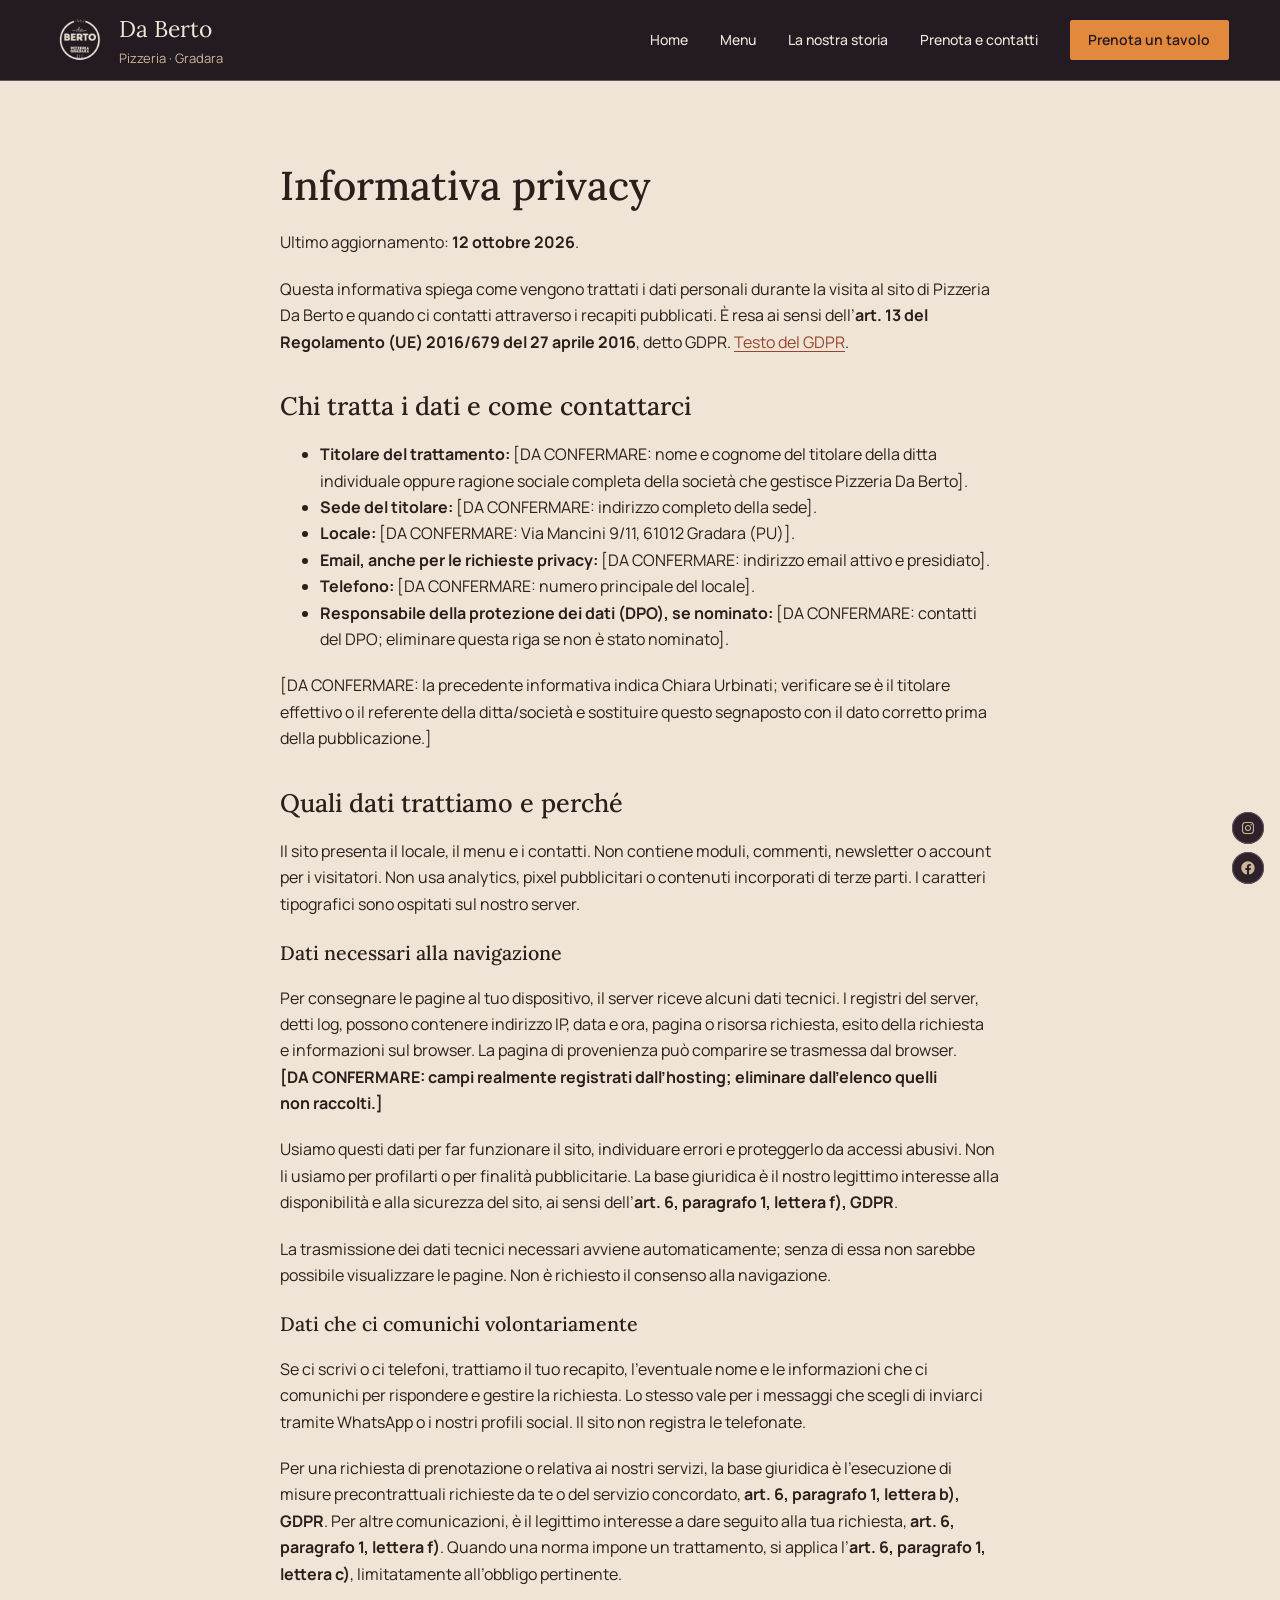
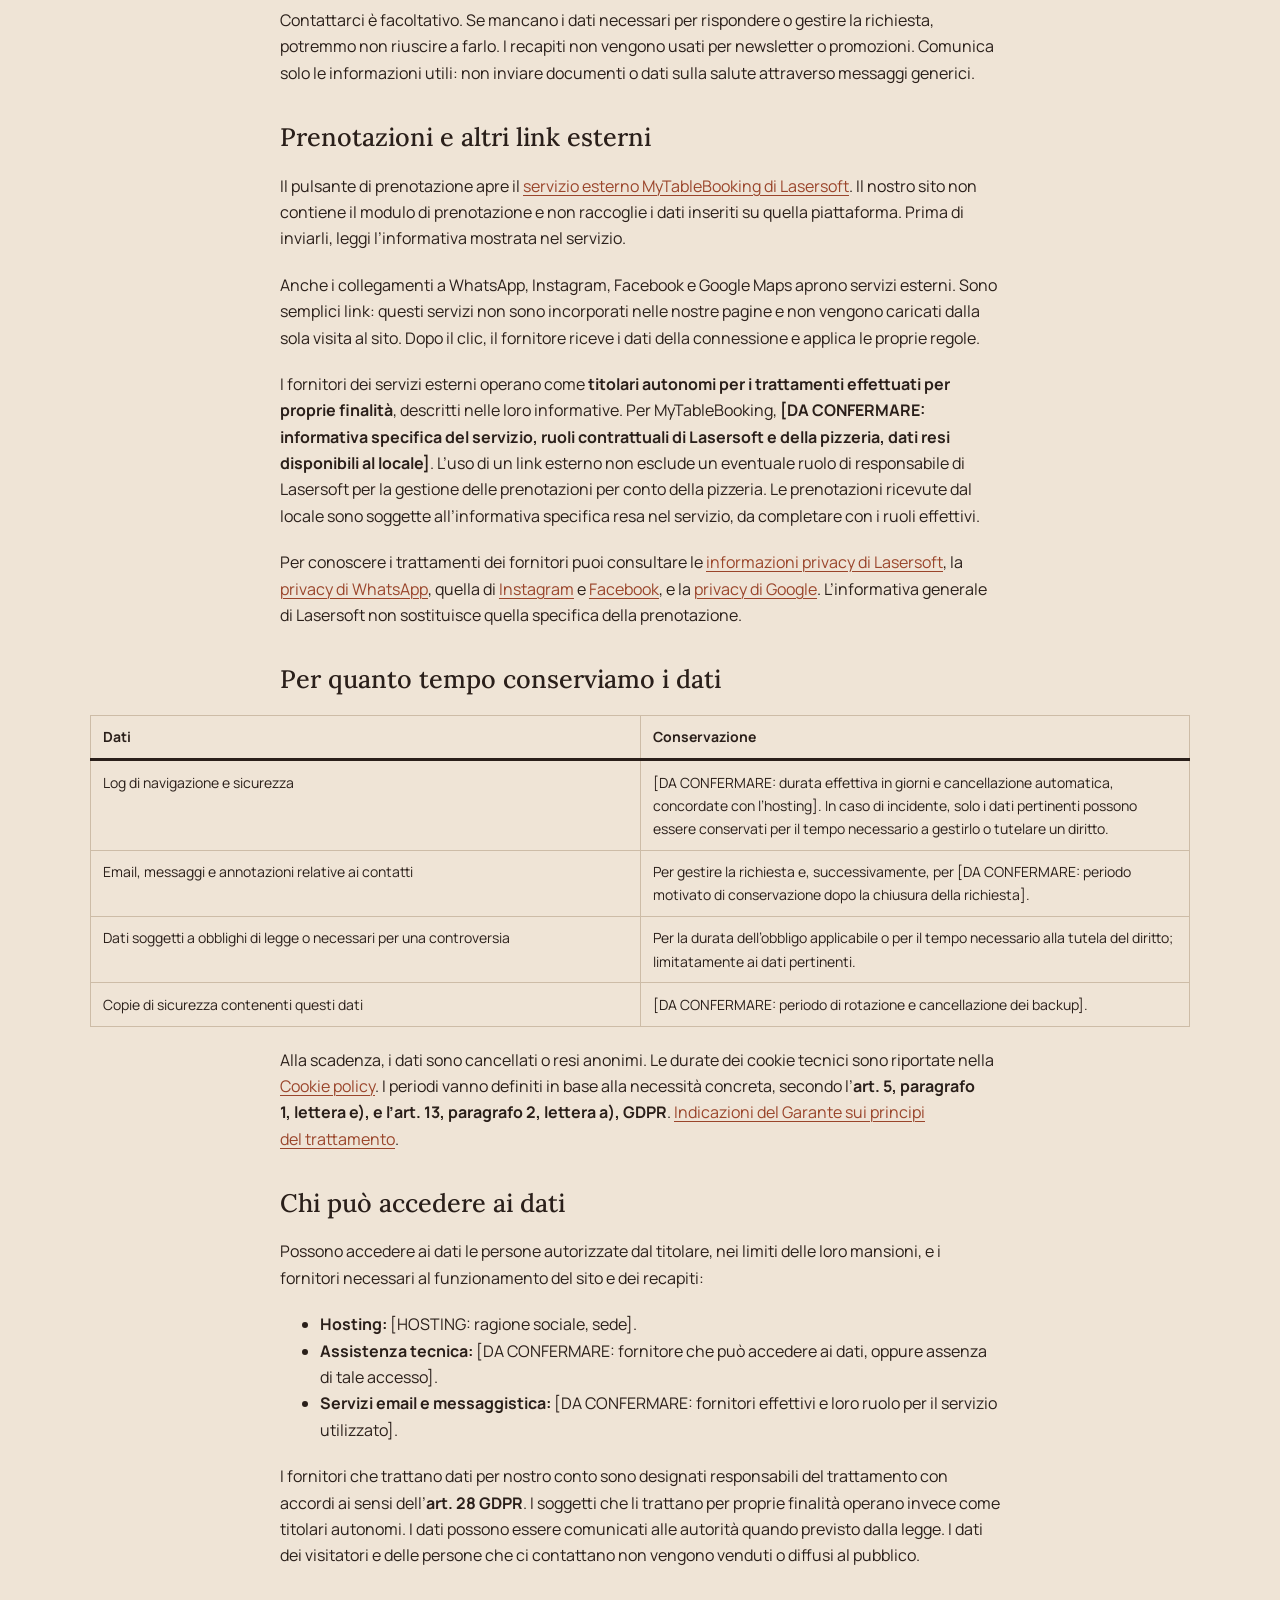
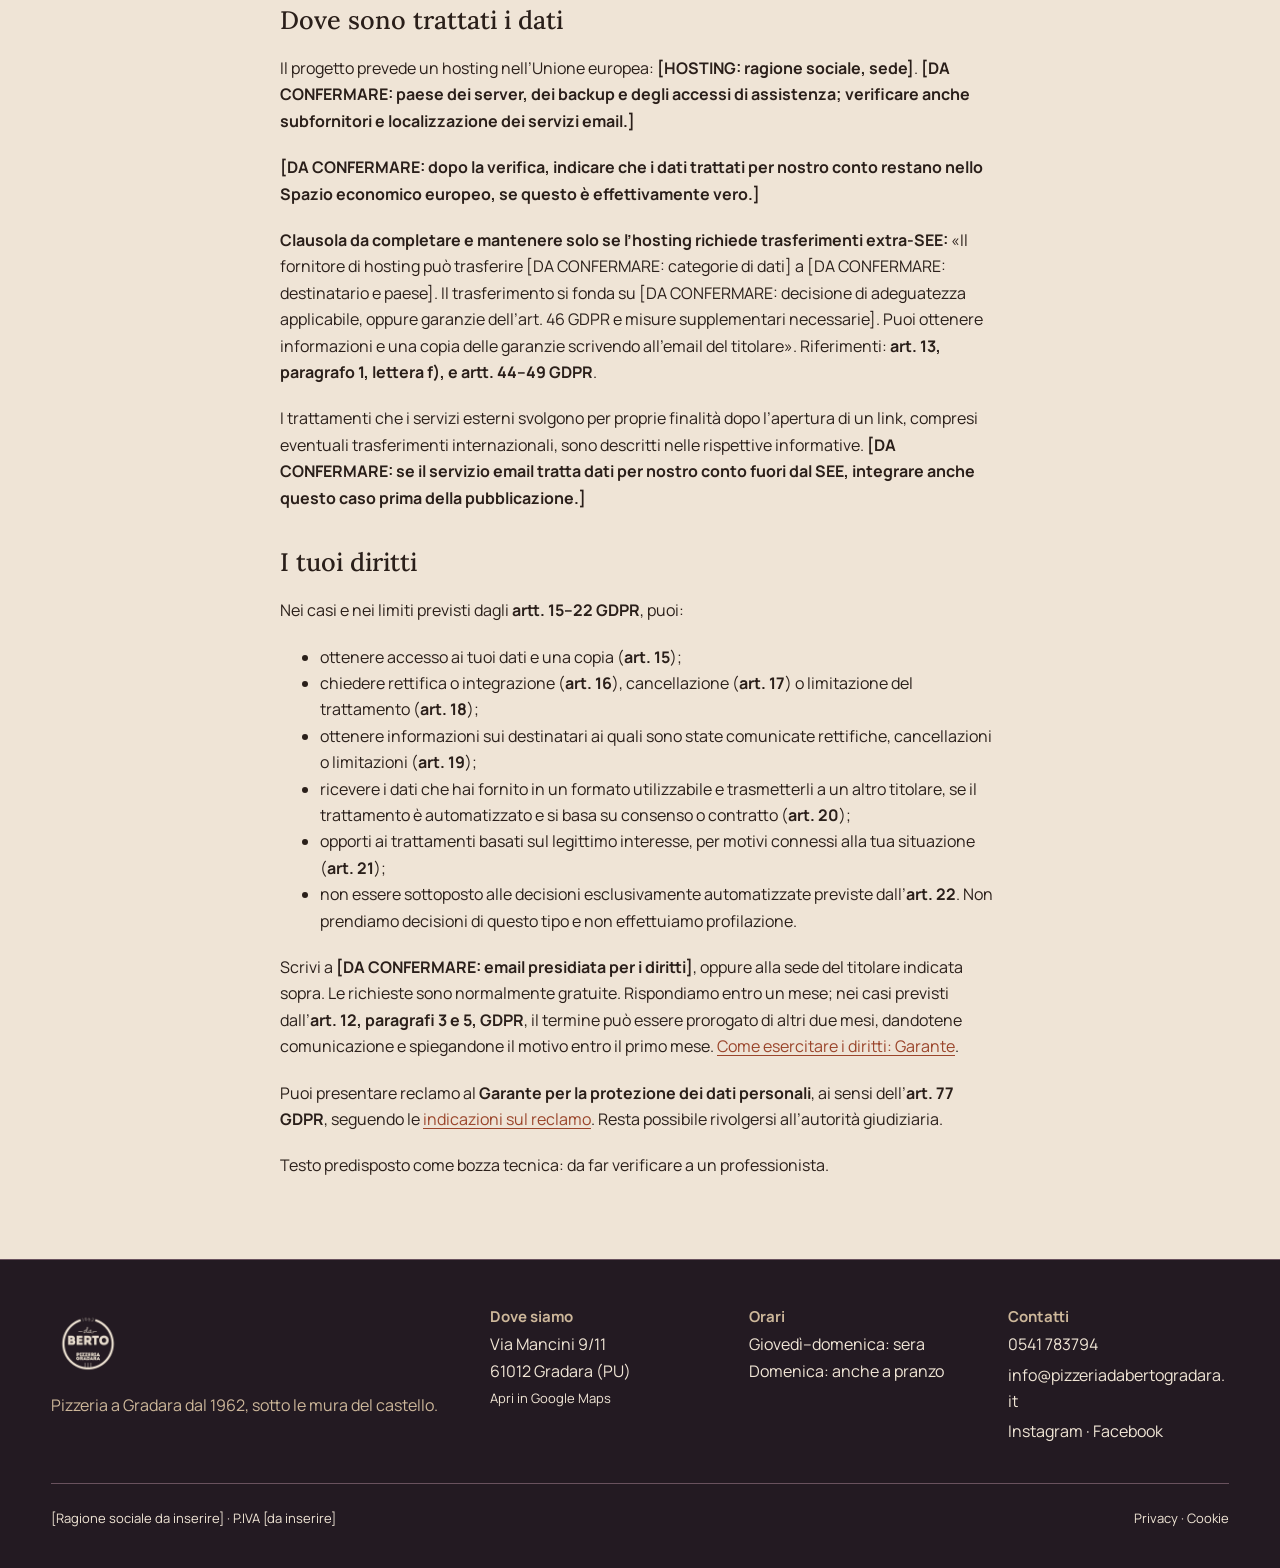
<file: privacy/index.html>
<!DOCTYPE html>
<html lang="it-IT">
<head>
<meta name="robots" content="noindex, nofollow">
	<meta charset="UTF-8" />
	<meta name="viewport" content="width=device-width, initial-scale=1" />
<link rel="preload" href="../wp-content/themes/daberto/assets/fonts/lora.woff2" as="font" type="font/woff2" crossorigin>
<title>Informativa privacy &#8211; Da Berto</title>
<meta name="description" content="Come la Pizzeria Da Berto tratta i dati di chi visita il sito o la contatta: quali dati, perché, per quanto tempo e quali sono i tuoi diritti.">
<meta property="og:type" content="website">
<meta property="og:locale" content="it_IT">
<meta property="og:site_name" content="Da Berto">
<meta property="og:title" content="Informativa privacy &#8211; Da Berto">
<meta property="og:description" content="Come la Pizzeria Da Berto tratta i dati di chi visita il sito o la contatta: quali dati, perché, per quanto tempo e quali sono i tuoi diritti.">
<meta property="og:url" content="../privacy/">
<meta property="og:image" content="../wp-content/uploads/2026/10/logo-da-berto-1.png">
<style id="wp-img-auto-sizes-contain-inline-css">
img:is([sizes=auto i],[sizes^="auto," i]){contain-intrinsic-size:3000px 1500px}
/*# sourceURL=wp-img-auto-sizes-contain-inline-css */
</style>
<style id="wp-block-site-logo-inline-css">
.wp-block-site-logo{box-sizing:border-box;line-height:0}.wp-block-site-logo a{display:inline-block;line-height:0}.wp-block-site-logo.is-default-size img{height:auto;width:120px}.wp-block-site-logo img{height:auto;max-width:100%}.wp-block-site-logo a,.wp-block-site-logo img{border-radius:inherit}.wp-block-site-logo.aligncenter{margin-left:auto;margin-right:auto;text-align:center}:root :where(.wp-block-site-logo.is-style-rounded){border-radius:9999px}
/*# sourceURL=../wp-includes/blocks/site-logo/style.min.css */
</style>
<style id="wp-block-site-title-inline-css">
.wp-block-site-title{box-sizing:border-box}.wp-block-site-title :where(a){color:inherit;font-family:inherit;font-size:inherit;font-style:inherit;font-weight:inherit;letter-spacing:inherit;line-height:inherit;text-decoration:inherit}
/*# sourceURL=../wp-includes/blocks/site-title/style.min.css */
</style>
<style id="wp-block-paragraph-inline-css">
.is-small-text{font-size:.875em}.is-regular-text{font-size:1em}.is-large-text{font-size:2.25em}.is-larger-text{font-size:3em}.has-drop-cap:not(:focus):first-letter{float:left;font-size:8.4em;font-style:normal;font-weight:100;line-height:.68;margin:.05em .1em 0 0;text-transform:uppercase}body.rtl .has-drop-cap:not(:focus):first-letter{float:none;margin-left:.1em}p.has-drop-cap.has-background{overflow:hidden}:root :where(p.has-background){padding:1.25em 2.375em}:where(p.has-text-color:not(.has-link-color)) a{color:inherit}p.has-text-align-left[style*="writing-mode:vertical-lr"],p.has-text-align-right[style*="writing-mode:vertical-rl"]{rotate:180deg}
/*# sourceURL=../wp-includes/blocks/paragraph/style.min.css */
</style>
<style id="wp-block-group-inline-css">
.wp-block-group{box-sizing:border-box}:where(.wp-block-group.wp-block-group-is-layout-constrained){position:relative}
/*# sourceURL=../wp-includes/blocks/group/style.min.css */
</style>
<style id="wp-block-navigation-link-inline-css">
.wp-block-navigation .wp-block-navigation-item__label{overflow-wrap:break-word}.wp-block-navigation .wp-block-navigation-item__description{display:none}.link-ui-tools{outline:1px solid #f0f0f0;padding:8px}.link-ui-block-inserter{padding-top:8px}.link-ui-block-inserter__back{margin-left:8px;text-transform:uppercase}
/*# sourceURL=../wp-includes/blocks/navigation-link/style.min.css */
</style>
<link rel='stylesheet' id='wp-block-navigation-css' href='../wp-includes/blocks/navigation/style.min.css?ver=7.1.3' media='all' />
<style id="wp-block-button-inline-css">
.wp-block-button__link{align-content:center;box-sizing:border-box;cursor:pointer;display:inline-block;height:100%;text-align:center;word-break:break-word}.wp-block-button__link.aligncenter{text-align:center}.wp-block-button__link.alignright{text-align:right}:where(.wp-block-button__link){border-radius:9999px;box-shadow:none;padding:calc(.667em + 2px) calc(1.333em + 2px);text-decoration:none}.wp-block-button[style*=text-decoration] .wp-block-button__link{text-decoration:inherit}.wp-block-buttons>.wp-block-button.has-custom-width{max-width:none}.wp-block-buttons>.wp-block-button.has-custom-width .wp-block-button__link{width:100%}.wp-block-buttons>.wp-block-button.has-custom-font-size .wp-block-button__link{font-size:inherit}.wp-block-buttons>.wp-block-button[class*=wp-block-button__width]{width:calc(var(--wp--block-button--width)*1% - var(--wp--style--block-gap, .5em)*(1 - var(--wp--block-button--width)/100))}.wp-block-buttons>.wp-block-button.wp-block-button__width-25{width:calc(25% - var(--wp--style--block-gap, .5em)*.75)}.wp-block-buttons>.wp-block-button.wp-block-button__width-50{width:calc(50% - var(--wp--style--block-gap, .5em)*.5)}.wp-block-buttons>.wp-block-button.wp-block-button__width-75{width:calc(75% - var(--wp--style--block-gap, .5em)*.25)}.wp-block-buttons>.wp-block-button.wp-block-button__width-100{flex-basis:100%;width:100%}.wp-block-buttons.is-vertical>.wp-block-button[class*=wp-block-button__width]{width:calc(var(--wp--block-button--width)*1%)}.wp-block-buttons.is-vertical>.wp-block-button.wp-block-button__width-25{width:25%}.wp-block-buttons.is-vertical>.wp-block-button.wp-block-button__width-50{width:50%}.wp-block-buttons.is-vertical>.wp-block-button.wp-block-button__width-75{width:75%}.wp-block-button.is-style-squared,.wp-block-button__link.wp-block-button.is-style-squared{border-radius:0}.wp-block-button.no-border-radius,.wp-block-button__link.no-border-radius{border-radius:0!important}:root :where(.wp-block-button .wp-block-button__link.is-style-outline),:root :where(.wp-block-button.is-style-outline>.wp-block-button__link){border:2px solid;padding:.667em 1.333em}:root :where(.wp-block-button .wp-block-button__link.is-style-outline:not(.has-text-color)),:root :where(.wp-block-button.is-style-outline>.wp-block-button__link:not(.has-text-color)){color:currentColor}:root :where(.wp-block-button .wp-block-button__link.is-style-outline:not(.has-background)),:root :where(.wp-block-button.is-style-outline>.wp-block-button__link:not(.has-background)){background-color:transparent;background-image:none}
/*# sourceURL=../wp-includes/blocks/button/style.min.css */
</style>
<style id="wp-block-buttons-inline-css">
.wp-block-buttons{box-sizing:border-box}.wp-block-buttons.is-vertical{flex-direction:column}.wp-block-buttons.is-vertical>.wp-block-button:last-child{margin-bottom:0}.wp-block-buttons>.wp-block-button{display:inline-block;margin:0}.wp-block-buttons.is-content-justification-left{justify-content:flex-start}.wp-block-buttons.is-content-justification-left.is-vertical{align-items:flex-start}.wp-block-buttons.is-content-justification-center{justify-content:center}.wp-block-buttons.is-content-justification-center.is-vertical{align-items:center}.wp-block-buttons.is-content-justification-right{justify-content:flex-end}.wp-block-buttons.is-content-justification-right.is-vertical{align-items:flex-end}.wp-block-buttons.is-content-justification-space-between{justify-content:space-between}.wp-block-buttons.aligncenter{text-align:center}.wp-block-buttons:not(.is-content-justification-space-between,.is-content-justification-right,.is-content-justification-left,.is-content-justification-center) .wp-block-button.aligncenter{margin-left:auto;margin-right:auto;width:100%}.wp-block-buttons[style*=text-decoration] .wp-block-button,.wp-block-buttons[style*=text-decoration] .wp-block-button__link{text-decoration:inherit}.wp-block-buttons.has-custom-font-size .wp-block-button__link{font-size:inherit}.wp-block-buttons .wp-block-button__link{width:100%}.wp-block-button.aligncenter{text-align:center}
/*# sourceURL=../wp-includes/blocks/buttons/style.min.css */
</style>
<style id="wp-block-post-title-inline-css">
.wp-block-post-title{box-sizing:border-box;word-break:break-word}.wp-block-post-title :where(a){display:inline-block;font-family:inherit;font-size:inherit;font-style:inherit;font-weight:inherit;letter-spacing:inherit;line-height:inherit;text-decoration:inherit}
/*# sourceURL=../wp-includes/blocks/post-title/style.min.css */
</style>
<style id="wp-block-heading-inline-css">
h1:where(.wp-block-heading).has-background,h2:where(.wp-block-heading).has-background,h3:where(.wp-block-heading).has-background,h4:where(.wp-block-heading).has-background,h5:where(.wp-block-heading).has-background,h6:where(.wp-block-heading).has-background{padding:1.25em 2.375em}h1.has-text-align-left[style*=writing-mode]:where([style*=vertical-lr]),h1.has-text-align-right[style*=writing-mode]:where([style*=vertical-rl]),h2.has-text-align-left[style*=writing-mode]:where([style*=vertical-lr]),h2.has-text-align-right[style*=writing-mode]:where([style*=vertical-rl]),h3.has-text-align-left[style*=writing-mode]:where([style*=vertical-lr]),h3.has-text-align-right[style*=writing-mode]:where([style*=vertical-rl]),h4.has-text-align-left[style*=writing-mode]:where([style*=vertical-lr]),h4.has-text-align-right[style*=writing-mode]:where([style*=vertical-rl]),h5.has-text-align-left[style*=writing-mode]:where([style*=vertical-lr]),h5.has-text-align-right[style*=writing-mode]:where([style*=vertical-rl]),h6.has-text-align-left[style*=writing-mode]:where([style*=vertical-lr]),h6.has-text-align-right[style*=writing-mode]:where([style*=vertical-rl]){rotate:180deg}
/*# sourceURL=../wp-includes/blocks/heading/style.min.css */
</style>
<style id="wp-block-list-inline-css">
ol,ul{box-sizing:border-box}:root :where(.wp-block-list.has-background){padding:1.25em 2.375em}
/*# sourceURL=../wp-includes/blocks/list/style.min.css */
</style>
<style id="wp-block-table-inline-css">
.wp-block-table{overflow-x:auto}.wp-block-table table{border-collapse:collapse;width:100%}.wp-block-table thead{border-bottom:3px solid}.wp-block-table tfoot{border-top:3px solid}.wp-block-table td,.wp-block-table th{border:1px solid;padding:.5em}.wp-block-table .has-fixed-layout{table-layout:fixed;width:100%}.wp-block-table .has-fixed-layout td,.wp-block-table .has-fixed-layout th{word-break:break-word}.wp-block-table.aligncenter,.wp-block-table.alignleft,.wp-block-table.alignright{display:table;width:auto}.wp-block-table.aligncenter td,.wp-block-table.aligncenter th,.wp-block-table.alignleft td,.wp-block-table.alignleft th,.wp-block-table.alignright td,.wp-block-table.alignright th{word-break:break-word}.wp-block-table .has-subtle-light-gray-background-color{background-color:#f3f4f5}.wp-block-table .has-subtle-pale-green-background-color{background-color:#e9fbe5}.wp-block-table .has-subtle-pale-blue-background-color{background-color:#e7f5fe}.wp-block-table .has-subtle-pale-pink-background-color{background-color:#fcf0ef}.wp-block-table.is-style-stripes{background-color:transparent;border-collapse:inherit;border-spacing:0}.wp-block-table.is-style-stripes tbody tr:nth-child(odd){background-color:#f0f0f0}.wp-block-table.is-style-stripes.has-subtle-light-gray-background-color tbody tr:nth-child(odd){background-color:#f3f4f5}.wp-block-table.is-style-stripes.has-subtle-pale-green-background-color tbody tr:nth-child(odd){background-color:#e9fbe5}.wp-block-table.is-style-stripes.has-subtle-pale-blue-background-color tbody tr:nth-child(odd){background-color:#e7f5fe}.wp-block-table.is-style-stripes.has-subtle-pale-pink-background-color tbody tr:nth-child(odd){background-color:#fcf0ef}.wp-block-table.is-style-stripes td,.wp-block-table.is-style-stripes th{border-color:transparent}.wp-block-table.is-style-stripes{border-bottom:1px solid #f0f0f0}.wp-block-table .has-border-color td,.wp-block-table .has-border-color th,.wp-block-table .has-border-color tr,.wp-block-table .has-border-color>*{border-color:inherit}.wp-block-table table[style*=border-top-color] tr:first-child,.wp-block-table table[style*=border-top-color] tr:first-child td,.wp-block-table table[style*=border-top-color] tr:first-child th,.wp-block-table table[style*=border-top-color]>*,.wp-block-table table[style*=border-top-color]>* td,.wp-block-table table[style*=border-top-color]>* th{border-top-color:inherit}.wp-block-table table[style*=border-top-color] tr:not(:first-child){border-top-color:currentColor}.wp-block-table table[style*=border-right-color] td:last-child,.wp-block-table table[style*=border-right-color] th,.wp-block-table table[style*=border-right-color] tr,.wp-block-table table[style*=border-right-color]>*{border-right-color:inherit}.wp-block-table table[style*=border-bottom-color] tr:last-child,.wp-block-table table[style*=border-bottom-color] tr:last-child td,.wp-block-table table[style*=border-bottom-color] tr:last-child th,.wp-block-table table[style*=border-bottom-color]>*,.wp-block-table table[style*=border-bottom-color]>* td,.wp-block-table table[style*=border-bottom-color]>* th{border-bottom-color:inherit}.wp-block-table table[style*=border-bottom-color] tr:not(:last-child){border-bottom-color:currentColor}.wp-block-table table[style*=border-left-color] td:first-child,.wp-block-table table[style*=border-left-color] th,.wp-block-table table[style*=border-left-color] tr,.wp-block-table table[style*=border-left-color]>*{border-left-color:inherit}.wp-block-table table[style*=border-style] td,.wp-block-table table[style*=border-style] th,.wp-block-table table[style*=border-style] tr,.wp-block-table table[style*=border-style]>*{border-style:inherit}.wp-block-table table[style*=border-width] td,.wp-block-table table[style*=border-width] th,.wp-block-table table[style*=border-width] tr,.wp-block-table table[style*=border-width]>*{border-style:inherit;border-width:inherit}
/*# sourceURL=../wp-includes/blocks/table/style.min.css */
</style>
<style id="wp-block-post-content-inline-css">
.wp-block-post-content{display:flow-root}
/*# sourceURL=../wp-includes/blocks/post-content/style.min.css */
</style>
<style id="wp-block-columns-inline-css">
.wp-block-columns{box-sizing:border-box;display:flex;flex-wrap:wrap!important}@media (min-width:782px){.wp-block-columns{flex-wrap:nowrap!important}}.wp-block-columns{align-items:normal!important}.wp-block-columns.are-vertically-aligned-top{align-items:flex-start}.wp-block-columns.are-vertically-aligned-center{align-items:center}.wp-block-columns.are-vertically-aligned-bottom{align-items:flex-end}@media (max-width:781px){.wp-block-columns:not(.is-not-stacked-on-mobile)>.wp-block-column{flex-basis:100%!important}}@media (min-width:782px){.wp-block-columns:not(.is-not-stacked-on-mobile)>.wp-block-column{flex-basis:0;flex-grow:1}.wp-block-columns:not(.is-not-stacked-on-mobile)>.wp-block-column[style*=flex-basis]{flex-grow:0}}.wp-block-columns.is-not-stacked-on-mobile{flex-wrap:nowrap!important}.wp-block-columns.is-not-stacked-on-mobile>.wp-block-column{flex-basis:0;flex-grow:1}.wp-block-columns.is-not-stacked-on-mobile>.wp-block-column[style*=flex-basis]{flex-grow:0}:where(.wp-block-columns){margin-bottom:1.75em}:where(.wp-block-columns.has-background){padding:1.25em 2.375em}.wp-block-column{flex-grow:1;min-width:0;overflow-wrap:break-word;word-break:break-word}.wp-block-column.is-vertically-aligned-top{align-self:flex-start}.wp-block-column.is-vertically-aligned-center{align-self:center}.wp-block-column.is-vertically-aligned-bottom{align-self:flex-end}.wp-block-column.is-vertically-aligned-stretch{align-self:stretch}.wp-block-column.is-vertically-aligned-bottom,.wp-block-column.is-vertically-aligned-center,.wp-block-column.is-vertically-aligned-top{width:100%}
/*# sourceURL=../wp-includes/blocks/columns/style.min.css */
</style>
<style id="wp-block-social-links-inline-css">
.wp-block-social-links{background:none;box-sizing:border-box;margin-left:0;padding-left:0;padding-right:0;text-indent:0}.wp-block-social-links .wp-social-link a,.wp-block-social-links .wp-social-link a:hover{border-bottom:0;box-shadow:none;text-decoration:none}.wp-block-social-links .wp-social-link svg{height:1em;width:1em}.wp-block-social-links .wp-social-link span:not(.screen-reader-text){font-size:.65em;margin-left:.5em;margin-right:.5em}.wp-block-social-links.has-small-icon-size{font-size:16px}.wp-block-social-links,.wp-block-social-links.has-normal-icon-size{font-size:24px}.wp-block-social-links.has-large-icon-size{font-size:36px}.wp-block-social-links.has-huge-icon-size{font-size:48px}.wp-block-social-links.aligncenter{display:flex;justify-content:center}.wp-block-social-links.alignright{justify-content:flex-end}.wp-block-social-link{border-radius:9999px;display:block}@media not (prefers-reduced-motion){.wp-block-social-link{transition:transform .1s ease}}.wp-block-social-link{height:auto}.wp-block-social-link a{align-items:center;display:flex;line-height:0}.wp-block-social-link:hover{transform:scale(1.1)}.wp-block-social-links .wp-block-social-link.wp-social-link{display:inline-block;margin:0;padding:0}.wp-block-social-links .wp-block-social-link.wp-social-link .wp-block-social-link-anchor,.wp-block-social-links .wp-block-social-link.wp-social-link .wp-block-social-link-anchor svg,.wp-block-social-links .wp-block-social-link.wp-social-link .wp-block-social-link-anchor:active,.wp-block-social-links .wp-block-social-link.wp-social-link .wp-block-social-link-anchor:hover,.wp-block-social-links .wp-block-social-link.wp-social-link .wp-block-social-link-anchor:visited{fill:currentColor;color:currentColor}:where(.wp-block-social-links:not(.is-style-logos-only)) .wp-social-link{background-color:#f0f0f0;color:#444}:where(.wp-block-social-links:not(.is-style-logos-only)) .wp-social-link-amazon{background-color:#f90;color:#fff}:where(.wp-block-social-links:not(.is-style-logos-only)) .wp-social-link-bandcamp{background-color:#1ea0c3;color:#fff}:where(.wp-block-social-links:not(.is-style-logos-only)) .wp-social-link-behance{background-color:#0757fe;color:#fff}:where(.wp-block-social-links:not(.is-style-logos-only)) .wp-social-link-bluesky{background-color:#0a7aff;color:#fff}:where(.wp-block-social-links:not(.is-style-logos-only)) .wp-social-link-codepen{background-color:#1e1f26;color:#fff}:where(.wp-block-social-links:not(.is-style-logos-only)) .wp-social-link-deviantart{background-color:#02e49b;color:#fff}:where(.wp-block-social-links:not(.is-style-logos-only)) .wp-social-link-discord{background-color:#5865f2;color:#fff}:where(.wp-block-social-links:not(.is-style-logos-only)) .wp-social-link-dribbble{background-color:#e94c89;color:#fff}:where(.wp-block-social-links:not(.is-style-logos-only)) .wp-social-link-dropbox{background-color:#4280ff;color:#fff}:where(.wp-block-social-links:not(.is-style-logos-only)) .wp-social-link-etsy{background-color:#f45800;color:#fff}:where(.wp-block-social-links:not(.is-style-logos-only)) .wp-social-link-facebook{background-color:#0866ff;color:#fff}:where(.wp-block-social-links:not(.is-style-logos-only)) .wp-social-link-fivehundredpx{background-color:#000;color:#fff}:where(.wp-block-social-links:not(.is-style-logos-only)) .wp-social-link-flickr{background-color:#0461dd;color:#fff}:where(.wp-block-social-links:not(.is-style-logos-only)) .wp-social-link-foursquare{background-color:#e65678;color:#fff}:where(.wp-block-social-links:not(.is-style-logos-only)) .wp-social-link-github{background-color:#24292d;color:#fff}:where(.wp-block-social-links:not(.is-style-logos-only)) .wp-social-link-goodreads{background-color:#eceadd;color:#382110}:where(.wp-block-social-links:not(.is-style-logos-only)) .wp-social-link-google{background-color:#ea4434;color:#fff}:where(.wp-block-social-links:not(.is-style-logos-only)) .wp-social-link-gravatar{background-color:#1d4fc4;color:#fff}:where(.wp-block-social-links:not(.is-style-logos-only)) .wp-social-link-instagram{background-color:#f00075;color:#fff}:where(.wp-block-social-links:not(.is-style-logos-only)) .wp-social-link-lastfm{background-color:#e21b24;color:#fff}:where(.wp-block-social-links:not(.is-style-logos-only)) .wp-social-link-linkedin{background-color:#0d66c2;color:#fff}:where(.wp-block-social-links:not(.is-style-logos-only)) .wp-social-link-mastodon{background-color:#3288d4;color:#fff}:where(.wp-block-social-links:not(.is-style-logos-only)) .wp-social-link-medium{background-color:#000;color:#fff}:where(.wp-block-social-links:not(.is-style-logos-only)) .wp-social-link-meetup{background-color:#f6405f;color:#fff}:where(.wp-block-social-links:not(.is-style-logos-only)) .wp-social-link-patreon{background-color:#000;color:#fff}:where(.wp-block-social-links:not(.is-style-logos-only)) .wp-social-link-pinterest{background-color:#e60122;color:#fff}:where(.wp-block-social-links:not(.is-style-logos-only)) .wp-social-link-pocket{background-color:#ef4155;color:#fff}:where(.wp-block-social-links:not(.is-style-logos-only)) .wp-social-link-reddit{background-color:#ff4500;color:#fff}:where(.wp-block-social-links:not(.is-style-logos-only)) .wp-social-link-skype{background-color:#0478d7;color:#fff}:where(.wp-block-social-links:not(.is-style-logos-only)) .wp-social-link-snapchat{stroke:#000;background-color:#fefc00;color:#fff}:where(.wp-block-social-links:not(.is-style-logos-only)) .wp-social-link-soundcloud{background-color:#ff5600;color:#fff}:where(.wp-block-social-links:not(.is-style-logos-only)) .wp-social-link-spotify{background-color:#1bd760;color:#fff}:where(.wp-block-social-links:not(.is-style-logos-only)) .wp-social-link-telegram{background-color:#2aabee;color:#fff}:where(.wp-block-social-links:not(.is-style-logos-only)) .wp-social-link-threads{background-color:#000;color:#fff}:where(.wp-block-social-links:not(.is-style-logos-only)) .wp-social-link-tiktok{background-color:#000;color:#fff}:where(.wp-block-social-links:not(.is-style-logos-only)) .wp-social-link-tumblr{background-color:#011835;color:#fff}:where(.wp-block-social-links:not(.is-style-logos-only)) .wp-social-link-twitch{background-color:#6440a4;color:#fff}:where(.wp-block-social-links:not(.is-style-logos-only)) .wp-social-link-twitter{background-color:#1da1f2;color:#fff}:where(.wp-block-social-links:not(.is-style-logos-only)) .wp-social-link-vimeo{background-color:#1eb7ea;color:#fff}:where(.wp-block-social-links:not(.is-style-logos-only)) .wp-social-link-vk{background-color:#4680c2;color:#fff}:where(.wp-block-social-links:not(.is-style-logos-only)) .wp-social-link-wordpress{background-color:#3499cd;color:#fff}:where(.wp-block-social-links:not(.is-style-logos-only)) .wp-social-link-whatsapp{background-color:#25d366;color:#fff}:where(.wp-block-social-links:not(.is-style-logos-only)) .wp-social-link-x{background-color:#000;color:#fff}:where(.wp-block-social-links:not(.is-style-logos-only)) .wp-social-link-yelp{background-color:#d32422;color:#fff}:where(.wp-block-social-links:not(.is-style-logos-only)) .wp-social-link-youtube{background-color:red;color:#fff}:where(.wp-block-social-links.is-style-logos-only) .wp-social-link{background:none}:where(.wp-block-social-links.is-style-logos-only) .wp-social-link svg{height:1.25em;width:1.25em}:where(.wp-block-social-links.is-style-logos-only) .wp-social-link-amazon{color:#f90}:where(.wp-block-social-links.is-style-logos-only) .wp-social-link-bandcamp{color:#1ea0c3}:where(.wp-block-social-links.is-style-logos-only) .wp-social-link-behance{color:#0757fe}:where(.wp-block-social-links.is-style-logos-only) .wp-social-link-bluesky{color:#0a7aff}:where(.wp-block-social-links.is-style-logos-only) .wp-social-link-codepen{color:#1e1f26}:where(.wp-block-social-links.is-style-logos-only) .wp-social-link-deviantart{color:#02e49b}:where(.wp-block-social-links.is-style-logos-only) .wp-social-link-discord{color:#5865f2}:where(.wp-block-social-links.is-style-logos-only) .wp-social-link-dribbble{color:#e94c89}:where(.wp-block-social-links.is-style-logos-only) .wp-social-link-dropbox{color:#4280ff}:where(.wp-block-social-links.is-style-logos-only) .wp-social-link-etsy{color:#f45800}:where(.wp-block-social-links.is-style-logos-only) .wp-social-link-facebook{color:#0866ff}:where(.wp-block-social-links.is-style-logos-only) .wp-social-link-fivehundredpx{color:#000}:where(.wp-block-social-links.is-style-logos-only) .wp-social-link-flickr{color:#0461dd}:where(.wp-block-social-links.is-style-logos-only) .wp-social-link-foursquare{color:#e65678}:where(.wp-block-social-links.is-style-logos-only) .wp-social-link-github{color:#24292d}:where(.wp-block-social-links.is-style-logos-only) .wp-social-link-goodreads{color:#382110}:where(.wp-block-social-links.is-style-logos-only) .wp-social-link-google{color:#ea4434}:where(.wp-block-social-links.is-style-logos-only) .wp-social-link-gravatar{color:#1d4fc4}:where(.wp-block-social-links.is-style-logos-only) .wp-social-link-instagram{color:#f00075}:where(.wp-block-social-links.is-style-logos-only) .wp-social-link-lastfm{color:#e21b24}:where(.wp-block-social-links.is-style-logos-only) .wp-social-link-linkedin{color:#0d66c2}:where(.wp-block-social-links.is-style-logos-only) .wp-social-link-mastodon{color:#3288d4}:where(.wp-block-social-links.is-style-logos-only) .wp-social-link-medium{color:#000}:where(.wp-block-social-links.is-style-logos-only) .wp-social-link-meetup{color:#f6405f}:where(.wp-block-social-links.is-style-logos-only) .wp-social-link-patreon{color:#000}:where(.wp-block-social-links.is-style-logos-only) .wp-social-link-pinterest{color:#e60122}:where(.wp-block-social-links.is-style-logos-only) .wp-social-link-pocket{color:#ef4155}:where(.wp-block-social-links.is-style-logos-only) .wp-social-link-reddit{color:#ff4500}:where(.wp-block-social-links.is-style-logos-only) .wp-social-link-skype{color:#0478d7}:where(.wp-block-social-links.is-style-logos-only) .wp-social-link-snapchat{stroke:#000;color:#fff}:where(.wp-block-social-links.is-style-logos-only) .wp-social-link-soundcloud{color:#ff5600}:where(.wp-block-social-links.is-style-logos-only) .wp-social-link-spotify{color:#1bd760}:where(.wp-block-social-links.is-style-logos-only) .wp-social-link-telegram{color:#2aabee}:where(.wp-block-social-links.is-style-logos-only) .wp-social-link-threads{color:#000}:where(.wp-block-social-links.is-style-logos-only) .wp-social-link-tiktok{color:#000}:where(.wp-block-social-links.is-style-logos-only) .wp-social-link-tumblr{color:#011835}:where(.wp-block-social-links.is-style-logos-only) .wp-social-link-twitch{color:#6440a4}:where(.wp-block-social-links.is-style-logos-only) .wp-social-link-twitter{color:#1da1f2}:where(.wp-block-social-links.is-style-logos-only) .wp-social-link-vimeo{color:#1eb7ea}:where(.wp-block-social-links.is-style-logos-only) .wp-social-link-vk{color:#4680c2}:where(.wp-block-social-links.is-style-logos-only) .wp-social-link-whatsapp{color:#25d366}:where(.wp-block-social-links.is-style-logos-only) .wp-social-link-wordpress{color:#3499cd}:where(.wp-block-social-links.is-style-logos-only) .wp-social-link-x{color:#000}:where(.wp-block-social-links.is-style-logos-only) .wp-social-link-yelp{color:#d32422}:where(.wp-block-social-links.is-style-logos-only) .wp-social-link-youtube{color:red}.wp-block-social-links.is-style-pill-shape .wp-social-link{width:auto}:root :where(.wp-block-social-links .wp-social-link a){padding:.25em}:root :where(.wp-block-social-links.is-style-logos-only .wp-social-link a){padding:0}:root :where(.wp-block-social-links.is-style-pill-shape .wp-social-link a){padding-left:.6666666667em;padding-right:.6666666667em}.wp-block-social-links:not(.has-icon-color):not(.has-icon-background-color) .wp-social-link-snapchat .wp-block-social-link-label{color:#000}
/*# sourceURL=../wp-includes/blocks/social-links/style.min.css */
</style>
<style id="wp-block-library-inline-css">
:root{--wp-block-synced-color:#7a00df;--wp-block-synced-color--rgb:122,0,223;--wp-bound-block-color:var(--wp-block-synced-color);--wp-editor-canvas-background:#ddd;--wp-admin-theme-color:#007cba;--wp-admin-theme-color--rgb:0,124,186;--wp-admin-theme-color-darker-10:#006ba1;--wp-admin-theme-color-darker-10--rgb:0,107,160.5;--wp-admin-theme-color-darker-20:#005a87;--wp-admin-theme-color-darker-20--rgb:0,90,135;--wp-admin-border-width-focus:2px}@media (min-resolution:192dpi){:root{--wp-admin-border-width-focus:1.5px}}.wp-element-button{cursor:pointer}:root .has-very-light-gray-background-color{background-color:#eee}:root .has-very-dark-gray-background-color{background-color:#313131}:root .has-very-light-gray-color{color:#eee}:root .has-very-dark-gray-color{color:#313131}:root .has-vivid-green-cyan-to-vivid-cyan-blue-gradient-background{background:linear-gradient(135deg,#00d084,#0693e3)}:root .has-purple-crush-gradient-background{background:linear-gradient(135deg,#34e2e4,#4721fb 50%,#ab1dfe)}:root .has-hazy-dawn-gradient-background{background:linear-gradient(135deg,#faaca8,#dad0ec)}:root .has-subdued-olive-gradient-background{background:linear-gradient(135deg,#fafae1,#67a671)}:root .has-atomic-cream-gradient-background{background:linear-gradient(135deg,#fdd79a,#004a59)}:root .has-nightshade-gradient-background{background:linear-gradient(135deg,#330968,#31cdcf)}:root .has-midnight-gradient-background{background:linear-gradient(135deg,#020381,#2874fc)}:root{--wp--preset--font-size--normal:16px;--wp--preset--font-size--huge:42px}.has-regular-font-size{font-size:1em}.has-larger-font-size{font-size:2.625em}.has-normal-font-size{font-size:var(--wp--preset--font-size--normal)}.has-huge-font-size{font-size:var(--wp--preset--font-size--huge)}:root .has-text-align-center{text-align:center}:root .has-text-align-left{text-align:left}:root .has-text-align-right{text-align:right}.has-fit-text{white-space:nowrap!important}#end-resizable-editor-section{display:none}.aligncenter{clear:both}.items-justified-left{justify-content:flex-start}.items-justified-center{justify-content:center}.items-justified-right{justify-content:flex-end}.items-justified-space-between{justify-content:space-between}.screen-reader-text{word-wrap:normal!important;border:0;clip-path:inset(50%);height:1px;margin:-1px;overflow:hidden;padding:0;position:absolute;width:1px;word-break:normal!important}.screen-reader-text:focus{background-color:#ddd;clip-path:none;color:#444;display:block;font-size:1em;height:auto;left:5px;line-height:normal;padding:15px 23px 14px;text-decoration:none;top:5px;width:auto;z-index:100000}html :where(.has-border-color){border-style:solid}html :where([style^=border-color],[style*=";border-color"],[style*="; border-color"]){border-style:solid}html :where([style^=border-top-color],[style*=";border-top-color"],[style*="; border-top-color"]){border-top-style:solid}html :where([style^=border-right-color],[style*=";border-right-color"],[style*="; border-right-color"]){border-right-style:solid}html :where([style^=border-bottom-color],[style*=";border-bottom-color"],[style*="; border-bottom-color"]){border-bottom-style:solid}html :where([style^=border-left-color],[style*=";border-left-color"],[style*="; border-left-color"]){border-left-style:solid}html :where([style^=border-width],[style*=";border-width"],[style*="; border-width"]){border-style:solid}html :where([style^=border-top-width],[style*=";border-top-width"],[style*="; border-top-width"]){border-top-style:solid}html :where([style^=border-right-width],[style*=";border-right-width"],[style*="; border-right-width"]){border-right-style:solid}html :where([style^=border-bottom-width],[style*=";border-bottom-width"],[style*="; border-bottom-width"]){border-bottom-style:solid}html :where([style^=border-left-width],[style*=";border-left-width"],[style*="; border-left-width"]){border-left-style:solid}html :where(img[class*=wp-image-]){height:auto;max-width:100%}:where(figure){margin:0 0 1em}html :where(.is-position-sticky){--wp-admin--admin-bar--position-offset:var(--wp-admin--admin-bar--height,0px)}@media screen and (max-width:600px){html :where(.is-position-sticky){--wp-admin--admin-bar--position-offset:0px}}
/*# sourceURL=/wp-includes/css/dist/block-library/common.min.css */
</style>
<style id="global-styles-inline-css">
:root{--wp--preset--aspect-ratio--square: 1;--wp--preset--aspect-ratio--4-3: 4/3;--wp--preset--aspect-ratio--3-4: 3/4;--wp--preset--aspect-ratio--3-2: 3/2;--wp--preset--aspect-ratio--2-3: 2/3;--wp--preset--aspect-ratio--16-9: 16/9;--wp--preset--aspect-ratio--9-16: 9/16;--wp--preset--color--black: #000000;--wp--preset--color--cyan-bluish-gray: #abb8c3;--wp--preset--color--white: #ffffff;--wp--preset--color--pale-pink: #f78da7;--wp--preset--color--vivid-red: #cf2e2e;--wp--preset--color--luminous-vivid-orange: #ff6900;--wp--preset--color--luminous-vivid-amber: #fcb900;--wp--preset--color--light-green-cyan: #7bdcb5;--wp--preset--color--vivid-green-cyan: #00d084;--wp--preset--color--pale-cyan-blue: #8ed1fc;--wp--preset--color--vivid-cyan-blue: #0693e3;--wp--preset--color--vivid-purple: #9b51e0;--wp--preset--color--notte: #231A22;--wp--preset--color--notte-alta: #2D222A;--wp--preset--color--crema: #F1E6D6;--wp--preset--color--arenaria: #CDB79A;--wp--preset--color--brace: #E3893D;--wp--preset--color--sabbia: #EFE4D6;--wp--preset--color--sabbia-scura: #E6D8C6;--wp--preset--color--bruno: #2A1F1A;--wp--preset--color--mattone: #9A452B;--wp--preset--color--linea: #69525E;--wp--preset--gradient--vivid-cyan-blue-to-vivid-purple: linear-gradient(135deg,rgb(6,147,227) 0%,rgb(155,81,224) 100%);--wp--preset--gradient--light-green-cyan-to-vivid-green-cyan: linear-gradient(135deg,rgb(122,220,180) 0%,rgb(0,208,130) 100%);--wp--preset--gradient--luminous-vivid-amber-to-luminous-vivid-orange: linear-gradient(135deg,rgb(252,185,0) 0%,rgb(255,105,0) 100%);--wp--preset--gradient--luminous-vivid-orange-to-vivid-red: linear-gradient(135deg,rgb(255,105,0) 0%,rgb(207,46,46) 100%);--wp--preset--gradient--very-light-gray-to-cyan-bluish-gray: linear-gradient(135deg,rgb(238,238,238) 0%,rgb(169,184,195) 100%);--wp--preset--gradient--cool-to-warm-spectrum: linear-gradient(135deg,rgb(74,234,220) 0%,rgb(151,120,209) 20%,rgb(207,42,186) 40%,rgb(238,44,130) 60%,rgb(251,105,98) 80%,rgb(254,248,76) 100%);--wp--preset--gradient--blush-light-purple: linear-gradient(135deg,rgb(255,206,236) 0%,rgb(152,150,240) 100%);--wp--preset--gradient--blush-bordeaux: linear-gradient(135deg,rgb(254,205,165) 0%,rgb(254,45,45) 50%,rgb(107,0,62) 100%);--wp--preset--gradient--luminous-dusk: linear-gradient(135deg,rgb(255,203,112) 0%,rgb(199,81,192) 50%,rgb(65,88,208) 100%);--wp--preset--gradient--pale-ocean: linear-gradient(135deg,rgb(255,245,203) 0%,rgb(182,227,212) 50%,rgb(51,167,181) 100%);--wp--preset--gradient--electric-grass: linear-gradient(135deg,rgb(202,248,128) 0%,rgb(113,206,126) 100%);--wp--preset--gradient--midnight: linear-gradient(135deg,rgb(2,3,129) 0%,rgb(40,116,252) 100%);--wp--preset--font-size--small: 0.8125rem;--wp--preset--font-size--medium: 1rem;--wp--preset--font-size--large: clamp(1.0625rem, 1.063rem + ((1vw - 0.2rem) * 0.267), 1.25rem);--wp--preset--font-size--x-large: clamp(1.3125rem, 1.313rem + ((1vw - 0.2rem) * 0.446), 1.625rem);--wp--preset--font-size--xx-large: clamp(1.875rem, 1.875rem + ((1vw - 0.2rem) * 1.071), 2.625rem);--wp--preset--font-size--display: clamp(2.25rem, 2.25rem + ((1vw - 0.2rem) * 1.786), 3.5rem);--wp--preset--font-family--display: Lora, Georgia, "Times New Roman", serif;--wp--preset--font-family--body: Manrope, "Helvetica Neue", Arial, sans-serif;--wp--preset--spacing--20: 1rem;--wp--preset--spacing--30: 1.5rem;--wp--preset--spacing--40: clamp(1.75rem, 3vw, 2.5rem);--wp--preset--spacing--50: clamp(2rem, 4vw, 3rem);--wp--preset--spacing--60: clamp(3rem, 7vw, 5rem);--wp--preset--spacing--70: 3.38rem;--wp--preset--spacing--80: 5.06rem;--wp--preset--spacing--10: 0.5rem;--wp--preset--shadow--natural: 6px 6px 9px rgba(0, 0, 0, 0.2);--wp--preset--shadow--deep: 12px 12px 50px rgba(0, 0, 0, 0.4);--wp--preset--shadow--sharp: 6px 6px 0px rgba(0, 0, 0, 0.2);--wp--preset--shadow--outlined: 6px 6px 0px -3px rgb(255, 255, 255), 6px 6px rgb(0, 0, 0);--wp--preset--shadow--crisp: 6px 6px 0px rgb(0, 0, 0);--wp--custom--radius: 2px;--wp--custom--header-height: 80px;}.wp-block-button{--wp--preset--dimension--25: 25%;--wp--preset--dimension--50: 50%;--wp--preset--dimension--75: 75%;--wp--preset--dimension--100: 100%;}:root { --wp--style--global--content-size: 720px;--wp--style--global--wide-size: 1440px; }:where(body) { margin: 0; }.wp-site-blocks { padding-top: var(--wp--style--root--padding-top); padding-bottom: var(--wp--style--root--padding-bottom); }.has-global-padding { padding-right: var(--wp--style--root--padding-right); padding-left: var(--wp--style--root--padding-left); }.has-global-padding > .alignfull { margin-right: calc(var(--wp--style--root--padding-right) * -1); margin-left: calc(var(--wp--style--root--padding-left) * -1); }.has-global-padding :where(:not(.alignfull.is-layout-flow) > .has-global-padding:not(.wp-block-block, .alignfull)) { padding-right: 0; padding-left: 0; }.has-global-padding :where(:not(.alignfull.is-layout-flow) > .has-global-padding:not(.wp-block-block, .alignfull)) > .alignfull { margin-left: 0; margin-right: 0; }.wp-site-blocks > .alignleft { float: left; margin-right: 2em; }.wp-site-blocks > .alignright { float: right; margin-left: 2em; }.wp-site-blocks > .aligncenter { justify-content: center; margin-left: auto; margin-right: auto; }:where(.wp-site-blocks) > * { margin-block-start: 1.25rem; margin-block-end: 0; }:where(.wp-site-blocks) > :first-child { margin-block-start: 0; }:where(.wp-site-blocks) > :last-child { margin-block-end: 0; }:root { --wp--style--block-gap: 1.25rem; }:root :where(.is-layout-flow) > :first-child{margin-block-start: 0;}:root :where(.is-layout-flow) > :last-child{margin-block-end: 0;}:root :where(.is-layout-flow) > *{margin-block-start: 1.25rem;margin-block-end: 0;}:root :where(.is-layout-constrained) > :first-child{margin-block-start: 0;}:root :where(.is-layout-constrained) > :last-child{margin-block-end: 0;}:root :where(.is-layout-constrained) > *{margin-block-start: 1.25rem;margin-block-end: 0;}:root :where(.is-layout-flex){gap: 1.25rem;}:root :where(.is-layout-grid){gap: 1.25rem;}.is-layout-flow > .alignleft{float: left;margin-inline-start: 0;margin-inline-end: 2em;}.is-layout-flow > .alignright{float: right;margin-inline-start: 2em;margin-inline-end: 0;}.is-layout-flow > .aligncenter{margin-left: auto !important;margin-right: auto !important;}.is-layout-constrained > .alignleft{float: left;margin-inline-start: 0;margin-inline-end: 2em;}.is-layout-constrained > .alignright{float: right;margin-inline-start: 2em;margin-inline-end: 0;}.is-layout-constrained > .aligncenter{margin-left: auto !important;margin-right: auto !important;}.is-layout-constrained > :where(:not(.alignleft):not(.alignright):not(.alignfull)){max-width: var(--wp--style--global--content-size);margin-left: auto !important;margin-right: auto !important;}.is-layout-constrained > .alignwide{max-width: var(--wp--style--global--wide-size);}body .is-layout-flex{display: flex;}.is-layout-flex{flex-wrap: wrap;align-items: center;}.is-layout-flex > :is(*, div){margin: 0;}body .is-layout-grid{display: grid;}.is-layout-grid > :is(*, div){margin: 0;}body{background-color: var(--wp--preset--color--notte);color: var(--wp--preset--color--crema);font-family: var(--wp--preset--font-family--body);font-size: var(--wp--preset--font-size--medium);line-height: 1.65;--wp--style--root--padding-top: 0px;--wp--style--root--padding-right: clamp(1.25rem, 4vw, 3.5rem);--wp--style--root--padding-bottom: 0px;--wp--style--root--padding-left: clamp(1.25rem, 4vw, 3.5rem);}a:where(:not(.wp-element-button)){color: currentColor;text-decoration: underline;}:root :where(a:where(:not(.wp-element-button)):hover){text-decoration: underline;}h1, h2, h3, h4, h5, h6{font-family: var(--wp--preset--font-family--display);font-weight: 500;letter-spacing: 0;line-height: 1.2;}h1{font-size: var(--wp--preset--font-size--display);}h2{font-size: var(--wp--preset--font-size--xx-large);}h3{font-size: var(--wp--preset--font-size--x-large);}h4{font-size: var(--wp--preset--font-size--large);}:root :where(.wp-element-button, .wp-block-button__link){background-color: var(--wp--preset--color--brace);border-radius: var(--wp--custom--radius);border-color: var(--wp--preset--color--brace);border-width: 1px;border-style: solid;color: var(--wp--preset--color--notte);font-family: var(--wp--preset--font-family--body);font-size: clamp(0.875rem, 0.875rem + ((1vw - 0.2rem) * 0.09), 0.938rem);font-style: inherit;font-weight: 600;letter-spacing: inherit;line-height: 1.4;padding-top: 0.8rem;padding-right: 1.5rem;padding-bottom: 0.8rem;padding-left: 1.5rem;text-decoration: none;text-transform: inherit;}:root :where(.wp-element-button:hover, .wp-block-button__link:hover){background-color: var(--wp--preset--color--crema);border-color: var(--wp--preset--color--crema);color: var(--wp--preset--color--notte);}:root :where(.wp-element-button:focus, .wp-block-button__link:focus){outline-color: var(--wp--preset--color--crema);outline-offset: 4px;outline-style: solid;outline-width: 3px;}:root :where(.wp-element-caption, .wp-block-audio figcaption, .wp-block-embed figcaption, .wp-block-gallery figcaption, .wp-block-image figcaption, .wp-block-table figcaption, .wp-block-video figcaption){color: var(--wp--preset--color--arenaria);font-size: var(--wp--preset--font-size--small);}.has-black-color{color: var(--wp--preset--color--black) !important;}.has-cyan-bluish-gray-color{color: var(--wp--preset--color--cyan-bluish-gray) !important;}.has-white-color{color: var(--wp--preset--color--white) !important;}.has-pale-pink-color{color: var(--wp--preset--color--pale-pink) !important;}.has-vivid-red-color{color: var(--wp--preset--color--vivid-red) !important;}.has-luminous-vivid-orange-color{color: var(--wp--preset--color--luminous-vivid-orange) !important;}.has-luminous-vivid-amber-color{color: var(--wp--preset--color--luminous-vivid-amber) !important;}.has-light-green-cyan-color{color: var(--wp--preset--color--light-green-cyan) !important;}.has-vivid-green-cyan-color{color: var(--wp--preset--color--vivid-green-cyan) !important;}.has-pale-cyan-blue-color{color: var(--wp--preset--color--pale-cyan-blue) !important;}.has-vivid-cyan-blue-color{color: var(--wp--preset--color--vivid-cyan-blue) !important;}.has-vivid-purple-color{color: var(--wp--preset--color--vivid-purple) !important;}.has-notte-color{color: var(--wp--preset--color--notte) !important;}.has-notte-alta-color{color: var(--wp--preset--color--notte-alta) !important;}.has-crema-color{color: var(--wp--preset--color--crema) !important;}.has-arenaria-color{color: var(--wp--preset--color--arenaria) !important;}.has-brace-color{color: var(--wp--preset--color--brace) !important;}.has-sabbia-color{color: var(--wp--preset--color--sabbia) !important;}.has-sabbia-scura-color{color: var(--wp--preset--color--sabbia-scura) !important;}.has-bruno-color{color: var(--wp--preset--color--bruno) !important;}.has-mattone-color{color: var(--wp--preset--color--mattone) !important;}.has-linea-color{color: var(--wp--preset--color--linea) !important;}.has-black-background-color{background-color: var(--wp--preset--color--black) !important;}.has-cyan-bluish-gray-background-color{background-color: var(--wp--preset--color--cyan-bluish-gray) !important;}.has-white-background-color{background-color: var(--wp--preset--color--white) !important;}.has-pale-pink-background-color{background-color: var(--wp--preset--color--pale-pink) !important;}.has-vivid-red-background-color{background-color: var(--wp--preset--color--vivid-red) !important;}.has-luminous-vivid-orange-background-color{background-color: var(--wp--preset--color--luminous-vivid-orange) !important;}.has-luminous-vivid-amber-background-color{background-color: var(--wp--preset--color--luminous-vivid-amber) !important;}.has-light-green-cyan-background-color{background-color: var(--wp--preset--color--light-green-cyan) !important;}.has-vivid-green-cyan-background-color{background-color: var(--wp--preset--color--vivid-green-cyan) !important;}.has-pale-cyan-blue-background-color{background-color: var(--wp--preset--color--pale-cyan-blue) !important;}.has-vivid-cyan-blue-background-color{background-color: var(--wp--preset--color--vivid-cyan-blue) !important;}.has-vivid-purple-background-color{background-color: var(--wp--preset--color--vivid-purple) !important;}.has-notte-background-color{background-color: var(--wp--preset--color--notte) !important;}.has-notte-alta-background-color{background-color: var(--wp--preset--color--notte-alta) !important;}.has-crema-background-color{background-color: var(--wp--preset--color--crema) !important;}.has-arenaria-background-color{background-color: var(--wp--preset--color--arenaria) !important;}.has-brace-background-color{background-color: var(--wp--preset--color--brace) !important;}.has-sabbia-background-color{background-color: var(--wp--preset--color--sabbia) !important;}.has-sabbia-scura-background-color{background-color: var(--wp--preset--color--sabbia-scura) !important;}.has-bruno-background-color{background-color: var(--wp--preset--color--bruno) !important;}.has-mattone-background-color{background-color: var(--wp--preset--color--mattone) !important;}.has-linea-background-color{background-color: var(--wp--preset--color--linea) !important;}.has-black-border-color{border-color: var(--wp--preset--color--black) !important;}.has-cyan-bluish-gray-border-color{border-color: var(--wp--preset--color--cyan-bluish-gray) !important;}.has-white-border-color{border-color: var(--wp--preset--color--white) !important;}.has-pale-pink-border-color{border-color: var(--wp--preset--color--pale-pink) !important;}.has-vivid-red-border-color{border-color: var(--wp--preset--color--vivid-red) !important;}.has-luminous-vivid-orange-border-color{border-color: var(--wp--preset--color--luminous-vivid-orange) !important;}.has-luminous-vivid-amber-border-color{border-color: var(--wp--preset--color--luminous-vivid-amber) !important;}.has-light-green-cyan-border-color{border-color: var(--wp--preset--color--light-green-cyan) !important;}.has-vivid-green-cyan-border-color{border-color: var(--wp--preset--color--vivid-green-cyan) !important;}.has-pale-cyan-blue-border-color{border-color: var(--wp--preset--color--pale-cyan-blue) !important;}.has-vivid-cyan-blue-border-color{border-color: var(--wp--preset--color--vivid-cyan-blue) !important;}.has-vivid-purple-border-color{border-color: var(--wp--preset--color--vivid-purple) !important;}.has-notte-border-color{border-color: var(--wp--preset--color--notte) !important;}.has-notte-alta-border-color{border-color: var(--wp--preset--color--notte-alta) !important;}.has-crema-border-color{border-color: var(--wp--preset--color--crema) !important;}.has-arenaria-border-color{border-color: var(--wp--preset--color--arenaria) !important;}.has-brace-border-color{border-color: var(--wp--preset--color--brace) !important;}.has-sabbia-border-color{border-color: var(--wp--preset--color--sabbia) !important;}.has-sabbia-scura-border-color{border-color: var(--wp--preset--color--sabbia-scura) !important;}.has-bruno-border-color{border-color: var(--wp--preset--color--bruno) !important;}.has-mattone-border-color{border-color: var(--wp--preset--color--mattone) !important;}.has-linea-border-color{border-color: var(--wp--preset--color--linea) !important;}.has-vivid-cyan-blue-to-vivid-purple-gradient-background{background: var(--wp--preset--gradient--vivid-cyan-blue-to-vivid-purple) !important;}.has-light-green-cyan-to-vivid-green-cyan-gradient-background{background: var(--wp--preset--gradient--light-green-cyan-to-vivid-green-cyan) !important;}.has-luminous-vivid-amber-to-luminous-vivid-orange-gradient-background{background: var(--wp--preset--gradient--luminous-vivid-amber-to-luminous-vivid-orange) !important;}.has-luminous-vivid-orange-to-vivid-red-gradient-background{background: var(--wp--preset--gradient--luminous-vivid-orange-to-vivid-red) !important;}.has-very-light-gray-to-cyan-bluish-gray-gradient-background{background: var(--wp--preset--gradient--very-light-gray-to-cyan-bluish-gray) !important;}.has-cool-to-warm-spectrum-gradient-background{background: var(--wp--preset--gradient--cool-to-warm-spectrum) !important;}.has-blush-light-purple-gradient-background{background: var(--wp--preset--gradient--blush-light-purple) !important;}.has-blush-bordeaux-gradient-background{background: var(--wp--preset--gradient--blush-bordeaux) !important;}.has-luminous-dusk-gradient-background{background: var(--wp--preset--gradient--luminous-dusk) !important;}.has-pale-ocean-gradient-background{background: var(--wp--preset--gradient--pale-ocean) !important;}.has-electric-grass-gradient-background{background: var(--wp--preset--gradient--electric-grass) !important;}.has-midnight-gradient-background{background: var(--wp--preset--gradient--midnight) !important;}.has-small-font-size{font-size: var(--wp--preset--font-size--small) !important;}.has-medium-font-size{font-size: var(--wp--preset--font-size--medium) !important;}.has-large-font-size{font-size: var(--wp--preset--font-size--large) !important;}.has-x-large-font-size{font-size: var(--wp--preset--font-size--x-large) !important;}.has-xx-large-font-size{font-size: var(--wp--preset--font-size--xx-large) !important;}.has-display-font-size{font-size: var(--wp--preset--font-size--display) !important;}.has-display-font-family{font-family: var(--wp--preset--font-family--display) !important;}.has-body-font-family{font-family: var(--wp--preset--font-family--body) !important;}
:root :where(.wp-block-navigation){font-size: 0.875rem;font-weight: 500;}
:root :where(.wp-block-site-title){font-family: var(--wp--preset--font-family--display);font-size: clamp(0.984rem, 0.984rem + ((1vw - 0.2rem) * 0.737), 1.5rem);font-weight: 400;}
:root :where(.wp-block-site-title a:where(:not(.wp-element-button))){text-decoration: none;}
:root :where(.wp-block-post-title){font-size: var(--wp--preset--font-size--xx-large);}
/*# sourceURL=global-styles-inline-css */
</style>
<style id="block-style-variation-styles-inline-css">
:root :where(.is-style-sezione-chiara--2 a:where(:not(.wp-element-button))){color: var(--wp--preset--color--bruno);}:root :where(.is-style-sezione-chiara--2 h1, .is-style-sezione-chiara--2 h2, .is-style-sezione-chiara--2 h3, .is-style-sezione-chiara--2 h4, .is-style-sezione-chiara--2 h5, .is-style-sezione-chiara--2 h6){color: var(--wp--preset--color--bruno);}:root :where(.is-style-sezione-chiara--2 .wp-element-button, .is-style-sezione-chiara--2 .wp-block-button__link){background-color: var(--wp--preset--color--mattone);border-color: var(--wp--preset--color--mattone);color: var(--wp--preset--color--sabbia);}:root :where(.is-style-sezione-chiara--2 .wp-element-button:hover, .is-style-sezione-chiara--2 .wp-block-button__link:hover){background-color: var(--wp--preset--color--bruno);border-color: var(--wp--preset--color--bruno);color: var(--wp--preset--color--sabbia);}:root :where(.is-style-sezione-chiara--2 .wp-element-button:focus, .is-style-sezione-chiara--2 .wp-block-button__link:focus){outline-color: var(--wp--preset--color--bruno);outline-offset: 4px;outline-style: solid;outline-width: 3px;}:root :where(.is-style-sezione-chiara--2 .wp-element-caption, .is-style-sezione-chiara--2 .wp-block-audio figcaption, .is-style-sezione-chiara--2 .wp-block-embed figcaption, .is-style-sezione-chiara--2 .wp-block-gallery figcaption, .is-style-sezione-chiara--2 .wp-block-image figcaption, .is-style-sezione-chiara--2 .wp-block-table figcaption, .is-style-sezione-chiara--2 .wp-block-video figcaption){color: var(--wp--preset--color--bruno);}:root :where(.is-style-sezione-chiara--2 .wp-block-separator){color: #B9A58E;}:root :where(.wp-block-group.is-style-sezione-chiara--2){background-color: var(--wp--preset--color--sabbia);color: var(--wp--preset--color--bruno);}
:root :where(.wp-block-button.is-style-outline--3 .wp-block-button__link){background: transparent none;background-color: transparent;border-color: currentColor;border-width: 1px;border-style: solid;color: currentColor;padding-top: 0.667em;padding-right: 1.33em;padding-bottom: 0.667em;padding-left: 1.33em;}
/*# sourceURL=block-style-variation-styles-inline-css */
</style>
<style id="core-block-supports-inline-css">
.wp-container-core-group-is-layout-b524284a{gap:0;flex-direction:column;align-items:flex-start;}.wp-container-core-group-is-layout-d16f5895{flex-wrap:nowrap;gap:0.75rem;}.wp-container-core-navigation-is-layout-996e1d31{gap:2rem;justify-content:flex-end;}.wp-container-core-group-is-layout-3cb09858{flex-wrap:nowrap;gap:2rem;}.wp-container-core-group-is-layout-2f20ec05{flex-wrap:nowrap;justify-content:space-between;}.wp-container-core-columns-is-layout-c1094058{flex-wrap:nowrap;gap:1.25rem var(--wp--preset--spacing--40);}.wp-container-core-group-is-layout-6d01bcdb{justify-content:space-between;}.wp-container-core-buttons-is-layout-89c98654{flex-wrap:nowrap;}
/*# sourceURL=core-block-supports-inline-css */
</style>
<style id="wp-block-template-skip-link-inline-css">
/*! This file is auto-generated */
.skip-link.screen-reader-text{border:0;clip-path:inset(50%);height:1px;margin:-1px;overflow:hidden;padding:0;position:absolute!important;width:1px;word-wrap:normal!important;word-break:normal!important}.skip-link.screen-reader-text:focus{background-color:#eee;clip-path:none;color:#444;display:block;font-size:1em;height:auto;left:5px;line-height:normal;padding:15px 23px 14px;text-decoration:none;top:5px;width:auto;z-index:100000}
/*# sourceURL=/wp-includes/css/wp-block-template-skip-link.min.css */
</style>
<link rel='stylesheet' id='daberto-css' href='../wp-content/themes/daberto/assets/css/theme.css?ver=1792140956' media='all' />
<script id="wp-importmap" type="importmap">
{"imports":{"@wordpress/interactivity":"../wp-includes/js/dist/script-modules/interactivity/index.min.js?ver=efaa5193bbad9c60ffd1"}}
</script>
<link rel="modulepreload" href="../wp-includes/js/dist/script-modules/interactivity/index.min.js?ver=efaa5193bbad9c60ffd1" id="@wordpress/interactivity-js-modulepreload" fetchpriority="low">
<style class="wp-fonts-local">
@font-face{font-family:Lora;font-style:normal;font-weight:400 700;font-display:swap;src:url('../wp-content/themes/daberto/assets/fonts/lora.woff2') format('woff2');}
@font-face{font-family:Manrope;font-style:normal;font-weight:200 800;font-display:swap;src:url('../wp-content/themes/daberto/assets/fonts/manrope.woff2') format('woff2');}
</style>
<link rel="icon" href="../wp-content/uploads/2026/10/icona-1-150x150.png" sizes="32x32" />
<link rel="icon" href="../wp-content/uploads/2026/10/icona-1-300x300.png" sizes="192x192" />
<link rel="apple-touch-icon" href="../wp-content/uploads/2026/10/icona-1-300x300.png" />
<meta name="msapplication-TileImage" content="../wp-content/uploads/2026/10/icona-1-300x300.png" />
</head>

<body class="privacy-policy wp-singular page-template page-template-page-testo page page-id-17 wp-custom-logo wp-embed-responsive wp-theme-daberto">

<a class="skip-link screen-reader-text" id="wp-skip-link" href="#contenuto">Vai al contenuto</a><div class="wp-site-blocks"><div class="db-header-wrap wp-block-template-part">
<header class="wp-block-group db-header has-notte-background-color has-background has-global-padding is-layout-constrained wp-block-group-is-layout-constrained">
<div class="wp-block-group alignwide db-header__inner is-content-justification-space-between is-nowrap is-layout-flex wp-container-core-group-is-layout-2f20ec05 wp-block-group-is-layout-flex">
<div class="wp-block-group db-brand is-nowrap is-layout-flex wp-container-core-group-is-layout-d16f5895 wp-block-group-is-layout-flex"><div class="wp-block-site-logo"><a href="../" class="custom-logo-link" rel="home"><img width="56" height="57" src="../wp-content/uploads/2026/10/logo-da-berto-1.png" class="custom-logo" alt="Da Berto, pizzeria a Gradara dal 1962" decoding="async" srcset="../wp-content/uploads/2026/10/logo-da-berto-1.png 240w, ../wp-content/uploads/2026/10/logo-da-berto-1-150x150.png 150w" sizes="(max-width: 56px) 100vw, 56px" /></a></div>


<div class="wp-block-group db-brand__text is-vertical is-layout-flex wp-container-core-group-is-layout-b524284a wp-block-group-is-layout-flex"><p class="wp-block-site-title"><a href="../" target="_self" rel="home">Da Berto</a></p>


<p class="db-brand__tagline has-small-font-size wp-block-paragraph">Pizzeria · Gradara</p>
</div>
</div>



<div class="wp-block-group db-header__actions is-nowrap is-layout-flex wp-container-core-group-is-layout-3cb09858 wp-block-group-is-layout-flex"><nav class="is-responsive items-justified-right db-nav wp-block-navigation is-content-justification-right is-layout-flex wp-container-core-navigation-is-layout-996e1d31 wp-block-navigation-is-layout-flex" 
		 data-wp-interactive="core/navigation" data-wp-context='{"overlayOpenedBy":{"click":false,"hover":false,"focus":false},"type":"overlay","roleAttribute":"","ariaLabel":"Menu"}'><button aria-haspopup="dialog" aria-label="Apri menu" class="wp-block-navigation__responsive-container-open" 
				data-wp-on--click="actions.openMenuOnClick"
				data-wp-on--keydown="actions.handleMenuKeydown"
			><svg width="24" height="24" xmlns="http://www.w3.org/2000/svg" viewBox="0 0 24 24" aria-hidden="true" focusable="false"><path d="M4 7.5h16v1.5H4z"></path><path d="M4 15h16v1.5H4z"></path></svg></button>
				<div class="wp-block-navigation__responsive-container has-text-color has-crema-color has-background has-notte-background-color"  id="modal-1" 
				data-wp-class--has-modal-open="state.isMenuOpen"
				data-wp-class--is-menu-open="state.isMenuOpen"
				data-wp-watch="callbacks.initMenu"
				data-wp-on--keydown="actions.handleMenuKeydown"
				data-wp-on--focusout="actions.handleMenuFocusout"
				tabindex="-1"
			>
					<div class="wp-block-navigation__responsive-close" tabindex="-1">
						<div class="wp-block-navigation__responsive-dialog" 
				data-wp-bind--aria-modal="state.ariaModal"
				data-wp-bind--aria-label="state.ariaLabel"
				data-wp-bind--role="state.roleAttribute"
			>
							<button aria-label="Chiudi menu" class="wp-block-navigation__responsive-container-close" 
				data-wp-on--click="actions.closeMenuOnClick"
			><svg xmlns="http://www.w3.org/2000/svg" viewBox="0 0 24 24" width="24" height="24" aria-hidden="true" focusable="false"><path d="m13.06 12 6.47-6.47-1.06-1.06L12 10.94 5.53 4.47 4.47 5.53 10.94 12l-6.47 6.47 1.06 1.06L12 13.06l6.47 6.47 1.06-1.06L13.06 12Z"></path></svg></button>
							<div class="wp-block-navigation__responsive-container-content" 
				data-wp-watch="callbacks.focusFirstElement"
			 id="modal-1-content">
								<ul class="wp-block-navigation__container is-responsive items-justified-right db-nav wp-block-navigation"><li class="wp-block-navigation-item wp-block-navigation-link"><a class="wp-block-navigation-item__content"  href="../"><span class="wp-block-navigation-item__label">Home</span></a></li><li class="wp-block-navigation-item wp-block-navigation-link"><a class="wp-block-navigation-item__content"  href="../menu/"><span class="wp-block-navigation-item__label">Menu</span></a></li><li class="wp-block-navigation-item wp-block-navigation-link"><a class="wp-block-navigation-item__content"  href="../storia/"><span class="wp-block-navigation-item__label">La nostra storia</span></a></li><li class="wp-block-navigation-item wp-block-navigation-link"><a class="wp-block-navigation-item__content"  href="../prenota/"><span class="wp-block-navigation-item__label">Prenota e contatti</span></a></li></ul>
								
							</div>
						</div>
					</div>
				</div></nav>


<div class="wp-block-buttons db-header__book is-layout-flex wp-block-buttons-is-layout-flex">
<div class="wp-block-button"><a class="wp-block-button__link wp-element-button" href="https://mytablebooking.lasersoft.it/berto/booking-engine/event/109">Prenota un tavolo</a></div>
</div>
</div>
</div>
</header>

</div>


<main class="wp-block-group is-style-sezione-chiara has-global-padding is-layout-constrained wp-block-group-is-layout-constrained is-style-sezione-chiara--2" id="contenuto" style="margin-top:0;padding-top:var(--wp--preset--spacing--60);padding-bottom:var(--wp--preset--spacing--60)"><h1 class="wp-block-post-title has-xx-large-font-size">Informativa privacy</h1>

<div class="entry-content alignwide db-prose wp-block-post-content has-global-padding is-layout-constrained wp-block-post-content-is-layout-constrained">
<p class="wp-block-paragraph">Ultimo aggiornamento: <strong>12 ottobre 2026</strong>.</p>



<p class="wp-block-paragraph">Questa informativa spiega come vengono trattati i dati personali durante la visita al sito di Pizzeria Da Berto e quando ci contatti attraverso i recapiti pubblicati. È resa ai sensi dell’<strong>art. 13 del Regolamento (UE) 2016/679 del 27 aprile 2016</strong>, detto GDPR. <a href="https://eur-lex.europa.eu/eli/reg/2016/679/oj/ita">Testo del GDPR</a>.</p>



<h2 class="wp-block-heading">Chi tratta i dati e come contattarci</h2>



<ul class="wp-block-list">
<li><strong>Titolare del trattamento:</strong> [DA CONFERMARE: nome e cognome del titolare della ditta individuale oppure ragione sociale completa della società che gestisce Pizzeria Da Berto].</li>



<li><strong>Sede del titolare:</strong> [DA CONFERMARE: indirizzo completo della sede].</li>



<li><strong>Locale:</strong> [DA CONFERMARE: Via Mancini 9/11, 61012 Gradara (PU)].</li>



<li><strong>Email, anche per le richieste privacy:</strong> [DA CONFERMARE: indirizzo email attivo e presidiato].</li>



<li><strong>Telefono:</strong> [DA CONFERMARE: numero principale del locale].</li>



<li><strong>Responsabile della protezione dei dati (DPO), se nominato:</strong> [DA CONFERMARE: contatti del DPO; eliminare questa riga se non è stato nominato].</li>
</ul>



<p class="wp-block-paragraph">[DA CONFERMARE: la precedente informativa indica Chiara Urbinati; verificare se è il titolare effettivo o il referente della ditta/società e sostituire questo segnaposto con il dato corretto prima della pubblicazione.]</p>



<h2 class="wp-block-heading">Quali dati trattiamo e perché</h2>



<p class="wp-block-paragraph">Il sito presenta il locale, il menu e i contatti. Non contiene moduli, commenti, newsletter o account per i visitatori. Non usa analytics, pixel pubblicitari o contenuti incorporati di terze parti. I caratteri tipografici sono ospitati sul nostro server.</p>



<h3 class="wp-block-heading">Dati necessari alla navigazione</h3>



<p class="wp-block-paragraph">Per consegnare le pagine al tuo dispositivo, il server riceve alcuni dati tecnici. I registri del server, detti log, possono contenere indirizzo IP, data e ora, pagina o risorsa richiesta, esito della richiesta e informazioni sul browser. La pagina di provenienza può comparire se trasmessa dal browser. <strong>[DA CONFERMARE: campi realmente registrati dall’hosting; eliminare dall’elenco quelli non raccolti.]</strong></p>



<p class="wp-block-paragraph">Usiamo questi dati per far funzionare il sito, individuare errori e proteggerlo da accessi abusivi. Non li usiamo per profilarti o per finalità pubblicitarie. La base giuridica è il nostro legittimo interesse alla disponibilità e alla sicurezza del sito, ai sensi dell’<strong>art. 6, paragrafo 1, lettera f), GDPR</strong>.</p>



<p class="wp-block-paragraph">La trasmissione dei dati tecnici necessari avviene automaticamente; senza di essa non sarebbe possibile visualizzare le pagine. Non è richiesto il consenso alla navigazione.</p>



<h3 class="wp-block-heading">Dati che ci comunichi volontariamente</h3>



<p class="wp-block-paragraph">Se ci scrivi o ci telefoni, trattiamo il tuo recapito, l’eventuale nome e le informazioni che ci comunichi per rispondere e gestire la richiesta. Lo stesso vale per i messaggi che scegli di inviarci tramite WhatsApp o i nostri profili social. Il sito non registra le telefonate.</p>



<p class="wp-block-paragraph">Per una richiesta di prenotazione o relativa ai nostri servizi, la base giuridica è l’esecuzione di misure precontrattuali richieste da te o del servizio concordato, <strong>art. 6, paragrafo 1, lettera b), GDPR</strong>. Per altre comunicazioni, è il legittimo interesse a dare seguito alla tua richiesta, <strong>art. 6, paragrafo 1, lettera f)</strong>. Quando una norma impone un trattamento, si applica l’<strong>art. 6, paragrafo 1, lettera c)</strong>, limitatamente all’obbligo pertinente.</p>



<p class="wp-block-paragraph">Contattarci è facoltativo. Se mancano i dati necessari per rispondere o gestire la richiesta, potremmo non riuscire a farlo. I recapiti non vengono usati per newsletter o promozioni. Comunica solo le informazioni utili: non inviare documenti o dati sulla salute attraverso messaggi generici.</p>



<h2 class="wp-block-heading">Prenotazioni e altri link esterni</h2>



<p class="wp-block-paragraph">Il pulsante di prenotazione apre il <a href="https://mytablebooking.lasersoft.it/berto/booking-engine/event/109">servizio esterno MyTableBooking di Lasersoft</a>. Il nostro sito non contiene il modulo di prenotazione e non raccoglie i dati inseriti su quella piattaforma. Prima di inviarli, leggi l’informativa mostrata nel servizio.</p>



<p class="wp-block-paragraph">Anche i collegamenti a WhatsApp, Instagram, Facebook e Google Maps aprono servizi esterni. Sono semplici link: questi servizi non sono incorporati nelle nostre pagine e non vengono caricati dalla sola visita al sito. Dopo il clic, il fornitore riceve i dati della connessione e applica le proprie regole.</p>



<p class="wp-block-paragraph">I fornitori dei servizi esterni operano come <strong>titolari autonomi per i trattamenti effettuati per proprie finalità</strong>, descritti nelle loro informative. Per MyTableBooking, <strong>[DA CONFERMARE: informativa specifica del servizio, ruoli contrattuali di Lasersoft e della pizzeria, dati resi disponibili al locale]</strong>. L’uso di un link esterno non esclude un eventuale ruolo di responsabile di Lasersoft per la gestione delle prenotazioni per conto della pizzeria. Le prenotazioni ricevute dal locale sono soggette all’informativa specifica resa nel servizio, da completare con i ruoli effettivi.</p>



<p class="wp-block-paragraph">Per conoscere i trattamenti dei fornitori puoi consultare le <a href="https://www.lasersoft.it/privacy/">informazioni privacy di Lasersoft</a>, la <a href="https://www.whatsapp.com/legal/privacy-policy">privacy di WhatsApp</a>, quella di <a href="https://privacycenter.instagram.com/policy/">Instagram</a> e <a href="https://www.facebook.com/privacy/policy/">Facebook</a>, e la <a href="https://policies.google.com/privacy?hl=it">privacy di Google</a>. L’informativa generale di Lasersoft non sostituisce quella specifica della prenotazione.</p>



<h2 class="wp-block-heading">Per quanto tempo conserviamo i dati</h2>



<figure class="wp-block-table alignwide"><table class="has-fixed-layout"><thead><tr><th>Dati</th><th>Conservazione</th></tr></thead><tbody><tr><td>Log di navigazione e sicurezza</td><td>[DA CONFERMARE: durata effettiva in giorni e cancellazione automatica, concordate con l’hosting]. In caso di incidente, solo i dati pertinenti possono essere conservati per il tempo necessario a gestirlo o tutelare un diritto.</td></tr><tr><td>Email, messaggi e annotazioni relative ai contatti</td><td>Per gestire la richiesta e, successivamente, per [DA CONFERMARE: periodo motivato di conservazione dopo la chiusura della richiesta].</td></tr><tr><td>Dati soggetti a obblighi di legge o necessari per una controversia</td><td>Per la durata dell’obbligo applicabile o per il tempo necessario alla tutela del diritto; limitatamente ai dati pertinenti.</td></tr><tr><td>Copie di sicurezza contenenti questi dati</td><td>[DA CONFERMARE: periodo di rotazione e cancellazione dei backup].</td></tr></tbody></table></figure>



<p class="wp-block-paragraph">Alla scadenza, i dati sono cancellati o resi anonimi. Le durate dei cookie tecnici sono riportate nella <a href="../cookie/">Cookie policy</a>. I periodi vanno definiti in base alla necessità concreta, secondo l’<strong>art. 5, paragrafo 1, lettera e), e l’art. 13, paragrafo 2, lettera a), GDPR</strong>. <a href="https://www.garanteprivacy.it/home/principi-fondamentali-del-trattamento">Indicazioni del Garante sui principi del trattamento</a>.</p>



<h2 class="wp-block-heading">Chi può accedere ai dati</h2>



<p class="wp-block-paragraph">Possono accedere ai dati le persone autorizzate dal titolare, nei limiti delle loro mansioni, e i fornitori necessari al funzionamento del sito e dei recapiti:</p>



<ul class="wp-block-list">
<li><strong>Hosting:</strong> [HOSTING: ragione sociale, sede].</li>



<li><strong>Assistenza tecnica:</strong> [DA CONFERMARE: fornitore che può accedere ai dati, oppure assenza di tale accesso].</li>



<li><strong>Servizi email e messaggistica:</strong> [DA CONFERMARE: fornitori effettivi e loro ruolo per il servizio utilizzato].</li>
</ul>



<p class="wp-block-paragraph">I fornitori che trattano dati per nostro conto sono designati responsabili del trattamento con accordi ai sensi dell’<strong>art. 28 GDPR</strong>. I soggetti che li trattano per proprie finalità operano invece come titolari autonomi. I dati possono essere comunicati alle autorità quando previsto dalla legge. I dati dei visitatori e delle persone che ci contattano non vengono venduti o diffusi al pubblico.</p>



<h2 class="wp-block-heading">Dove sono trattati i dati</h2>



<p class="wp-block-paragraph">Il progetto prevede un hosting nell’Unione europea: <strong>[HOSTING: ragione sociale, sede]</strong>. <strong>[DA CONFERMARE: paese dei server, dei backup e degli accessi di assistenza; verificare anche subfornitori e localizzazione dei servizi email.]</strong></p>



<p class="wp-block-paragraph"><strong>[DA CONFERMARE: dopo la verifica, indicare che i dati trattati per nostro conto restano nello Spazio economico europeo, se questo è effettivamente vero.]</strong></p>



<p class="wp-block-paragraph"><strong>Clausola da completare e mantenere solo se l’hosting richiede trasferimenti extra-SEE:</strong> «Il fornitore di hosting può trasferire [DA CONFERMARE: categorie di dati] a [DA CONFERMARE: destinatario e paese]. Il trasferimento si fonda su [DA CONFERMARE: decisione di adeguatezza applicabile, oppure garanzie dell’art. 46 GDPR e misure supplementari necessarie]. Puoi ottenere informazioni e una copia delle garanzie scrivendo all’email del titolare». Riferimenti: <strong>art. 13, paragrafo 1, lettera f), e artt. 44–49 GDPR</strong>.</p>



<p class="wp-block-paragraph">I trattamenti che i servizi esterni svolgono per proprie finalità dopo l’apertura di un link, compresi eventuali trasferimenti internazionali, sono descritti nelle rispettive informative. <strong>[DA CONFERMARE: se il servizio email tratta dati per nostro conto fuori dal SEE, integrare anche questo caso prima della pubblicazione.]</strong></p>



<h2 class="wp-block-heading">I tuoi diritti</h2>



<p class="wp-block-paragraph">Nei casi e nei limiti previsti dagli <strong>artt. 15–22 GDPR</strong>, puoi:</p>



<ul class="wp-block-list">
<li>ottenere accesso ai tuoi dati e una copia (<strong>art. 15</strong>);</li>



<li>chiedere rettifica o integrazione (<strong>art. 16</strong>), cancellazione (<strong>art. 17</strong>) o limitazione del trattamento (<strong>art. 18</strong>);</li>



<li>ottenere informazioni sui destinatari ai quali sono state comunicate rettifiche, cancellazioni o limitazioni (<strong>art. 19</strong>);</li>



<li>ricevere i dati che hai fornito in un formato utilizzabile e trasmetterli a un altro titolare, se il trattamento è automatizzato e si basa su consenso o contratto (<strong>art. 20</strong>);</li>



<li>opporti ai trattamenti basati sul legittimo interesse, per motivi connessi alla tua situazione (<strong>art. 21</strong>);</li>



<li>non essere sottoposto alle decisioni esclusivamente automatizzate previste dall’<strong>art. 22</strong>. Non prendiamo decisioni di questo tipo e non effettuiamo profilazione.</li>
</ul>



<p class="wp-block-paragraph">Scrivi a <strong>[DA CONFERMARE: email presidiata per i diritti]</strong>, oppure alla sede del titolare indicata sopra. Le richieste sono normalmente gratuite. Rispondiamo entro un mese; nei casi previsti dall’<strong>art. 12, paragrafi 3 e 5, GDPR</strong>, il termine può essere prorogato di altri due mesi, dandotene comunicazione e spiegandone il motivo entro il primo mese. <a href="https://www.garanteprivacy.it/it/home/diritti/come-agire-per-tutelare-i-tuoi-dati-personali">Come esercitare i diritti: Garante</a>.</p>



<p class="wp-block-paragraph">Puoi presentare reclamo al <strong>Garante per la protezione dei dati personali</strong>, ai sensi dell’<strong>art. 77 GDPR</strong>, seguendo le <a href="https://www.garanteprivacy.it/home/diritti/come-agire-per-tutelare-i-tuoi-dati-personali">indicazioni sul reclamo</a>. Resta possibile rivolgersi all’autorità giudiziaria.</p>



<p class="wp-block-paragraph">Testo predisposto come bozza tecnica: da far verificare a un professionista.</p>

</div></main>


<div class="wp-block-template-part">
<footer class="wp-block-group db-footer has-notte-background-color has-background has-global-padding is-layout-constrained wp-block-group-is-layout-constrained" style="padding-top:var(--wp--preset--spacing--50);padding-bottom:var(--wp--preset--spacing--40)">
<div class="wp-block-columns alignwide db-colonne-4 is-layout-flex wp-container-core-columns-is-layout-c1094058 wp-block-columns-is-layout-flex">
<div class="wp-block-column is-layout-flow wp-block-column-is-layout-flow" style="flex-basis:34%"><div class="wp-block-site-logo"><a href="../" class="custom-logo-link" rel="home"><img width="72" height="73" src="../wp-content/uploads/2026/10/logo-da-berto-1.png" class="custom-logo" alt="Da Berto, pizzeria a Gradara dal 1962" decoding="async" srcset="../wp-content/uploads/2026/10/logo-da-berto-1.png 240w, ../wp-content/uploads/2026/10/logo-da-berto-1-150x150.png 150w" sizes="(max-width: 72px) 100vw, 72px" /></a></div>


<p class="db-footer__claim wp-block-paragraph">Pizzeria a Gradara dal 1962, sotto le mura del castello.</p>
</div>



<div class="wp-block-column is-layout-flow wp-block-column-is-layout-flow">
<h2 class="wp-block-heading db-label">Dove siamo</h2>



<p class="wp-block-paragraph">Via Mancini 9/11<br>
61012 Gradara (PU)</p>



<p class="has-small-font-size wp-block-paragraph"><a href="https://www.google.com/maps/search/?api=1&amp;query=Pizzeria+Da+Berto+Via+Mancini+9+Gradara">Apri in Google Maps</a></p>
</div>



<div class="wp-block-column is-layout-flow wp-block-column-is-layout-flow">
<h2 class="wp-block-heading db-label">Orari</h2>



<p class="wp-block-paragraph">Giovedì–domenica: sera<br>
Domenica: anche a pranzo</p>
</div>



<div class="wp-block-column is-layout-flow wp-block-column-is-layout-flow">
<h2 class="wp-block-heading db-label">Contatti</h2>



<p class="wp-block-paragraph"><a href="tel:+390541783794">0541 783794</a></p>



<p class="wp-block-paragraph"><a href="mailto:info@pizzeriadabertogradara.it">inf&#111;&#064;p&#105;&#122;&#122;e&#114;&#105;a&#100;abe&#114;&#116;o&#103;rad&#097;ra&#046;&#105;&#116;</a></p>



<p class="wp-block-paragraph"><a href="https://www.instagram.com/pizzeriadaberto/">Instagram</a> · <a href="https://www.facebook.com/pizzeriadaberto/">Facebook</a></p>
</div>
</div>



<div class="wp-block-group alignwide db-footer__legal has-small-font-size is-content-justification-space-between is-layout-flex wp-container-core-group-is-layout-6d01bcdb wp-block-group-is-layout-flex" style="border-top-color:var(--wp--preset--color--linea);border-top-width:1px;margin-top:var(--wp--preset--spacing--40);padding-top:var(--wp--preset--spacing--30)">
<p class="wp-block-paragraph">[Ragione sociale da inserire] · P.IVA [da inserire]</p>



<p class="wp-block-paragraph"><a href="../privacy/">Privacy</a> · <a href="../cookie/">Cookie</a></p>
</div>



<div class="wp-block-group db-mobile-bar has-notte-background-color has-background is-layout-flow wp-block-group-is-layout-flow">
<div class="wp-block-buttons is-nowrap is-layout-flex wp-container-core-buttons-is-layout-89c98654 wp-block-buttons-is-layout-flex">
<div class="wp-block-button is-style-outline is-style-outline--3"><a class="wp-block-button__link wp-element-button" href="tel:+390541783794">Chiama</a></div>



<div class="wp-block-button"><a class="wp-block-button__link wp-element-button" href="https://mytablebooking.lasersoft.it/berto/booking-engine/event/109">Prenota</a></div>
</div>
</div>



<ul class="wp-block-social-links db-social is-layout-flex wp-block-social-links-is-layout-flex"><li class="wp-social-link wp-social-link-instagram wp-block-social-link"><a href="https://www.instagram.com/pizzeriadaberto/" class="wp-block-social-link-anchor"><svg width="24" height="24" viewBox="0 0 24 24" version="1.1" xmlns="http://www.w3.org/2000/svg" aria-hidden="true" focusable="false"><path d="M12,4.622c2.403,0,2.688,0.009,3.637,0.052c0.877,0.04,1.354,0.187,1.671,0.31c0.42,0.163,0.72,0.358,1.035,0.673 c0.315,0.315,0.51,0.615,0.673,1.035c0.123,0.317,0.27,0.794,0.31,1.671c0.043,0.949,0.052,1.234,0.052,3.637 s-0.009,2.688-0.052,3.637c-0.04,0.877-0.187,1.354-0.31,1.671c-0.163,0.42-0.358,0.72-0.673,1.035 c-0.315,0.315-0.615,0.51-1.035,0.673c-0.317,0.123-0.794,0.27-1.671,0.31c-0.949,0.043-1.233,0.052-3.637,0.052 s-2.688-0.009-3.637-0.052c-0.877-0.04-1.354-0.187-1.671-0.31c-0.42-0.163-0.72-0.358-1.035-0.673 c-0.315-0.315-0.51-0.615-0.673-1.035c-0.123-0.317-0.27-0.794-0.31-1.671C4.631,14.688,4.622,14.403,4.622,12 s0.009-2.688,0.052-3.637c0.04-0.877,0.187-1.354,0.31-1.671c0.163-0.42,0.358-0.72,0.673-1.035 c0.315-0.315,0.615-0.51,1.035-0.673c0.317-0.123,0.794-0.27,1.671-0.31C9.312,4.631,9.597,4.622,12,4.622 M12,3 C9.556,3,9.249,3.01,8.289,3.054C7.331,3.098,6.677,3.25,6.105,3.472C5.513,3.702,5.011,4.01,4.511,4.511 c-0.5,0.5-0.808,1.002-1.038,1.594C3.25,6.677,3.098,7.331,3.054,8.289C3.01,9.249,3,9.556,3,12c0,2.444,0.01,2.751,0.054,3.711 c0.044,0.958,0.196,1.612,0.418,2.185c0.23,0.592,0.538,1.094,1.038,1.594c0.5,0.5,1.002,0.808,1.594,1.038 c0.572,0.222,1.227,0.375,2.185,0.418C9.249,20.99,9.556,21,12,21s2.751-0.01,3.711-0.054c0.958-0.044,1.612-0.196,2.185-0.418 c0.592-0.23,1.094-0.538,1.594-1.038c0.5-0.5,0.808-1.002,1.038-1.594c0.222-0.572,0.375-1.227,0.418-2.185 C20.99,14.751,21,14.444,21,12s-0.01-2.751-0.054-3.711c-0.044-0.958-0.196-1.612-0.418-2.185c-0.23-0.592-0.538-1.094-1.038-1.594 c-0.5-0.5-1.002-0.808-1.594-1.038c-0.572-0.222-1.227-0.375-2.185-0.418C14.751,3.01,14.444,3,12,3L12,3z M12,7.378 c-2.552,0-4.622,2.069-4.622,4.622S9.448,16.622,12,16.622s4.622-2.069,4.622-4.622S14.552,7.378,12,7.378z M12,15 c-1.657,0-3-1.343-3-3s1.343-3,3-3s3,1.343,3,3S13.657,15,12,15z M16.804,6.116c-0.596,0-1.08,0.484-1.08,1.08 s0.484,1.08,1.08,1.08c0.596,0,1.08-0.484,1.08-1.08S17.401,6.116,16.804,6.116z"></path></svg><span class="wp-block-social-link-label screen-reader-text">Instagram</span></a></li>

<li class="wp-social-link wp-social-link-facebook wp-block-social-link"><a href="https://www.facebook.com/pizzeriadaberto/" class="wp-block-social-link-anchor"><svg width="24" height="24" viewBox="0 0 24 24" version="1.1" xmlns="http://www.w3.org/2000/svg" aria-hidden="true" focusable="false"><path d="M12 2C6.5 2 2 6.5 2 12c0 5 3.7 9.1 8.4 9.9v-7H7.9V12h2.5V9.8c0-2.5 1.5-3.9 3.8-3.9 1.1 0 2.2.2 2.2.2v2.5h-1.3c-1.2 0-1.6.8-1.6 1.6V12h2.8l-.4 2.9h-2.3v7C18.3 21.1 22 17 22 12c0-5.5-4.5-10-10-10z"></path></svg><span class="wp-block-social-link-label screen-reader-text">Facebook</span></a></li></ul>
</footer>

</div>
</div>
<script data-wp-router-options="{&quot;loadOnClientNavigation&quot;:true}" fetchpriority="low" id="@wordpress/block-library/navigation/view-js-module" src="../wp-includes/js/dist/script-modules/block-library/navigation/view.min.js?ver=1bf28ded04f9f188bdcb" type="module"></script>
</body>
</html>
</file>
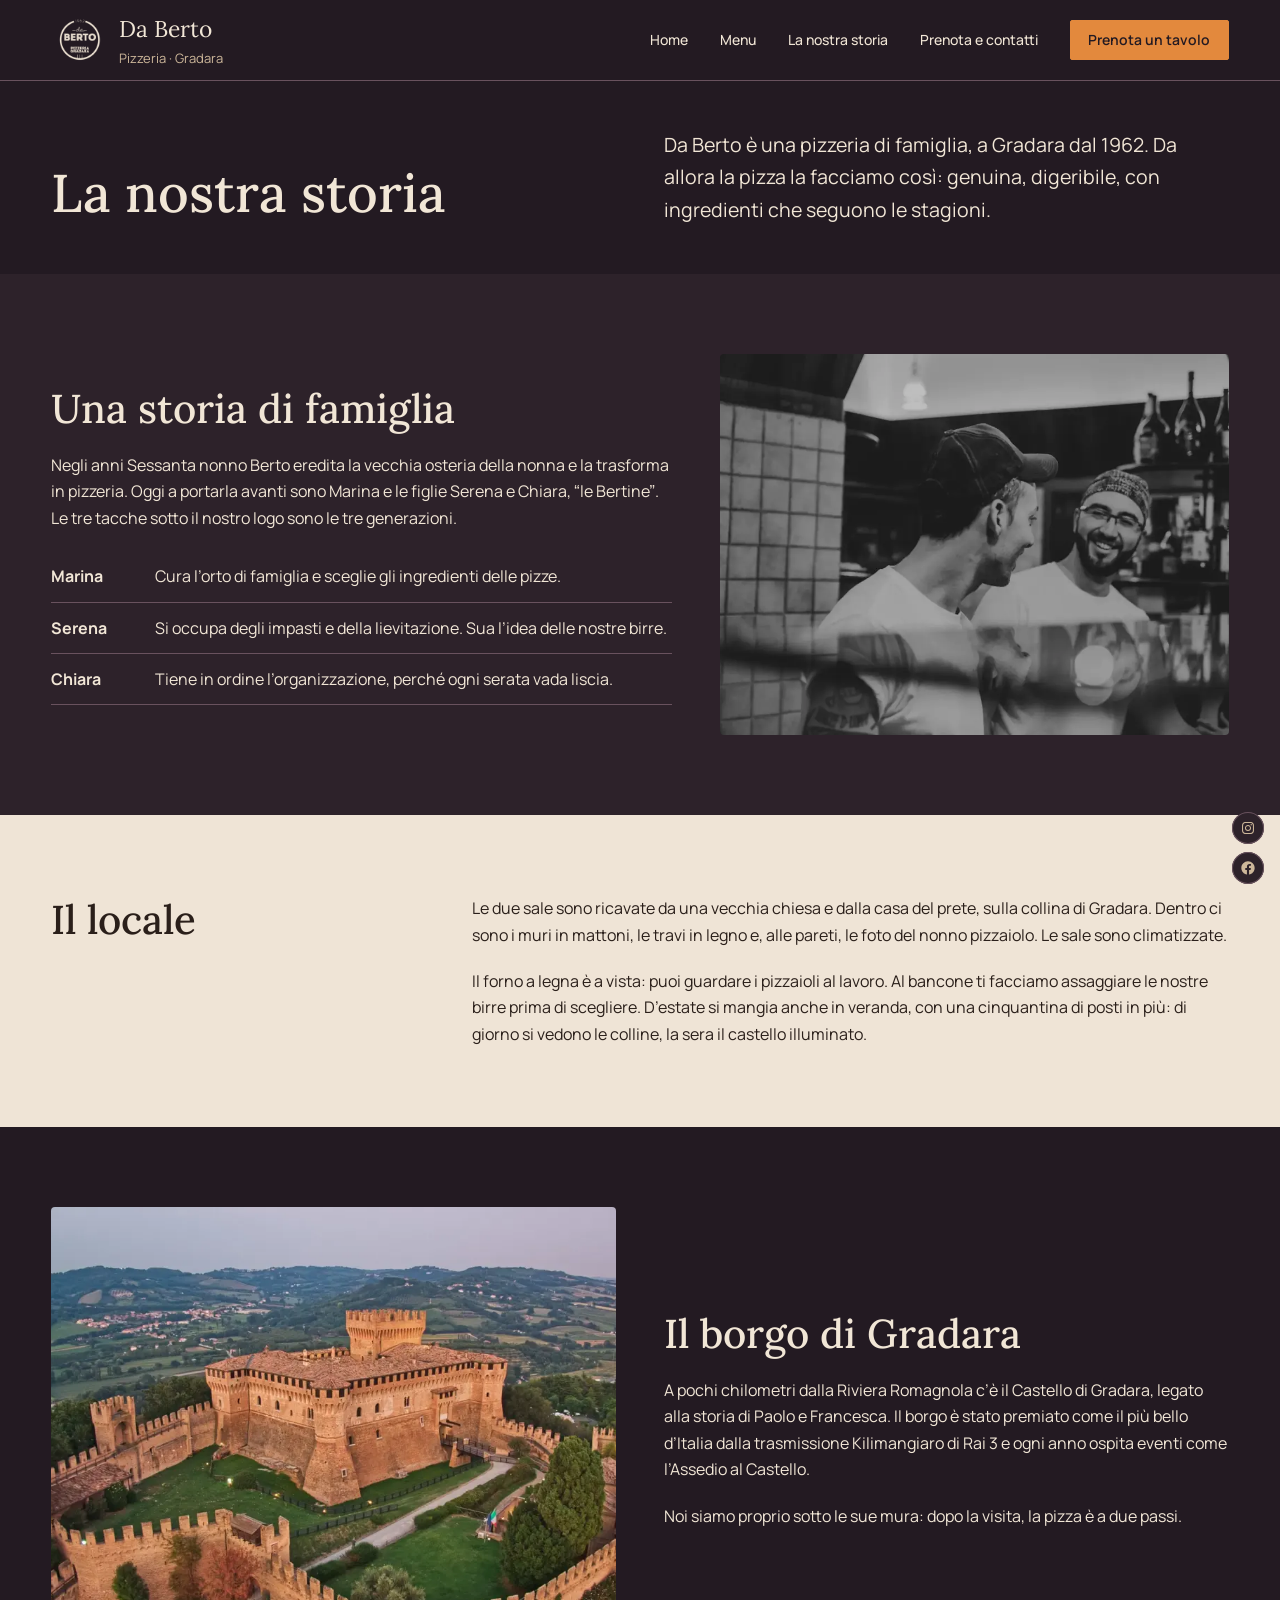
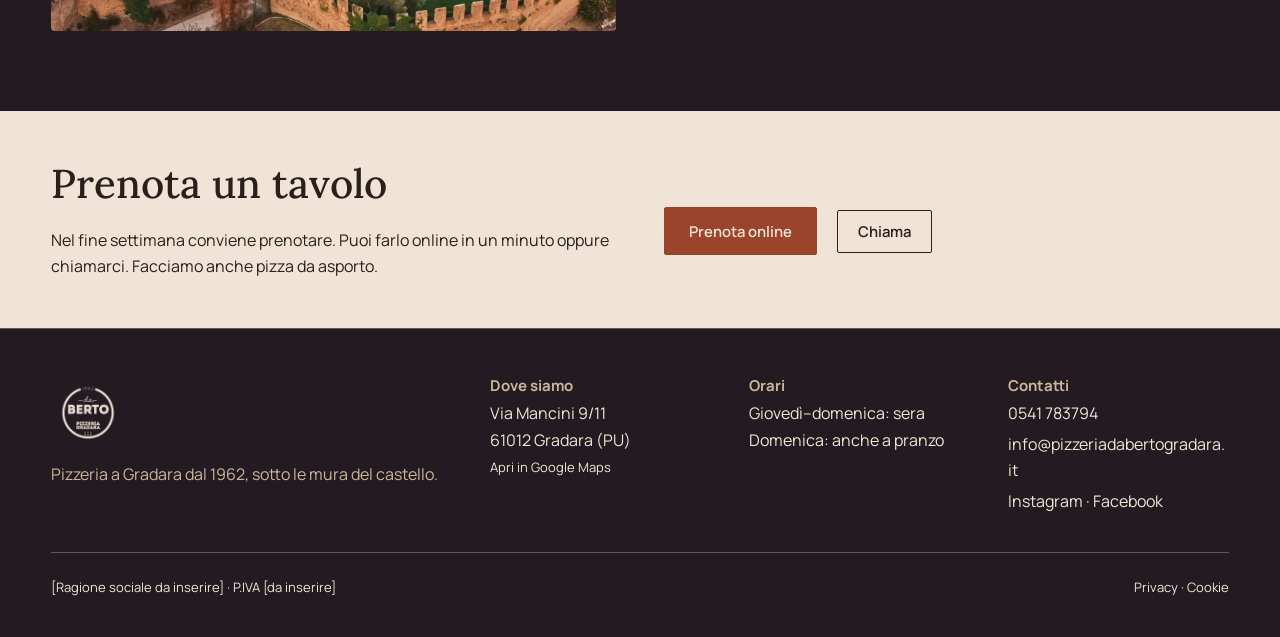
<file: storia/index.html>
<!DOCTYPE html>
<html lang="it-IT">
<head>
<meta name="robots" content="noindex, nofollow">
	<meta charset="UTF-8" />
	<meta name="viewport" content="width=device-width, initial-scale=1" />
<link rel="preload" href="../wp-content/themes/daberto/assets/fonts/lora.woff2" as="font" type="font/woff2" crossorigin>
<title>La nostra storia &#8211; Da Berto</title>
<meta name="description" content="Da Berto dal 1962: nonno Berto, poi Marina e le figlie Serena e Chiara. Una pizzeria di famiglia in una vecchia chiesa sotto le mura del Castello di Gradara.">
<meta property="og:type" content="website">
<meta property="og:locale" content="it_IT">
<meta property="og:site_name" content="Da Berto">
<meta property="og:title" content="La nostra storia &#8211; Da Berto">
<meta property="og:description" content="Da Berto dal 1962: nonno Berto, poi Marina e le figlie Serena e Chiara. Una pizzeria di famiglia in una vecchia chiesa sotto le mura del Castello di Gradara.">
<meta property="og:url" content="../storia/">
<meta property="og:image" content="../wp-content/uploads/2026/10/logo-da-berto-1.png">
<style id="wp-img-auto-sizes-contain-inline-css">
img:is([sizes=auto i],[sizes^="auto," i]){contain-intrinsic-size:3000px 1500px}
/*# sourceURL=wp-img-auto-sizes-contain-inline-css */
</style>
<style id="wp-block-site-logo-inline-css">
.wp-block-site-logo{box-sizing:border-box;line-height:0}.wp-block-site-logo a{display:inline-block;line-height:0}.wp-block-site-logo.is-default-size img{height:auto;width:120px}.wp-block-site-logo img{height:auto;max-width:100%}.wp-block-site-logo a,.wp-block-site-logo img{border-radius:inherit}.wp-block-site-logo.aligncenter{margin-left:auto;margin-right:auto;text-align:center}:root :where(.wp-block-site-logo.is-style-rounded){border-radius:9999px}
/*# sourceURL=../wp-includes/blocks/site-logo/style.min.css */
</style>
<style id="wp-block-site-title-inline-css">
.wp-block-site-title{box-sizing:border-box}.wp-block-site-title :where(a){color:inherit;font-family:inherit;font-size:inherit;font-style:inherit;font-weight:inherit;letter-spacing:inherit;line-height:inherit;text-decoration:inherit}
/*# sourceURL=../wp-includes/blocks/site-title/style.min.css */
</style>
<style id="wp-block-paragraph-inline-css">
.is-small-text{font-size:.875em}.is-regular-text{font-size:1em}.is-large-text{font-size:2.25em}.is-larger-text{font-size:3em}.has-drop-cap:not(:focus):first-letter{float:left;font-size:8.4em;font-style:normal;font-weight:100;line-height:.68;margin:.05em .1em 0 0;text-transform:uppercase}body.rtl .has-drop-cap:not(:focus):first-letter{float:none;margin-left:.1em}p.has-drop-cap.has-background{overflow:hidden}:root :where(p.has-background){padding:1.25em 2.375em}:where(p.has-text-color:not(.has-link-color)) a{color:inherit}p.has-text-align-left[style*="writing-mode:vertical-lr"],p.has-text-align-right[style*="writing-mode:vertical-rl"]{rotate:180deg}
/*# sourceURL=../wp-includes/blocks/paragraph/style.min.css */
</style>
<style id="wp-block-group-inline-css">
.wp-block-group{box-sizing:border-box}:where(.wp-block-group.wp-block-group-is-layout-constrained){position:relative}
/*# sourceURL=../wp-includes/blocks/group/style.min.css */
</style>
<style id="wp-block-navigation-link-inline-css">
.wp-block-navigation .wp-block-navigation-item__label{overflow-wrap:break-word}.wp-block-navigation .wp-block-navigation-item__description{display:none}.link-ui-tools{outline:1px solid #f0f0f0;padding:8px}.link-ui-block-inserter{padding-top:8px}.link-ui-block-inserter__back{margin-left:8px;text-transform:uppercase}
/*# sourceURL=../wp-includes/blocks/navigation-link/style.min.css */
</style>
<link rel='stylesheet' id='wp-block-navigation-css' href='../wp-includes/blocks/navigation/style.min.css?ver=7.1.3' media='all' />
<style id="wp-block-button-inline-css">
.wp-block-button__link{align-content:center;box-sizing:border-box;cursor:pointer;display:inline-block;height:100%;text-align:center;word-break:break-word}.wp-block-button__link.aligncenter{text-align:center}.wp-block-button__link.alignright{text-align:right}:where(.wp-block-button__link){border-radius:9999px;box-shadow:none;padding:calc(.667em + 2px) calc(1.333em + 2px);text-decoration:none}.wp-block-button[style*=text-decoration] .wp-block-button__link{text-decoration:inherit}.wp-block-buttons>.wp-block-button.has-custom-width{max-width:none}.wp-block-buttons>.wp-block-button.has-custom-width .wp-block-button__link{width:100%}.wp-block-buttons>.wp-block-button.has-custom-font-size .wp-block-button__link{font-size:inherit}.wp-block-buttons>.wp-block-button[class*=wp-block-button__width]{width:calc(var(--wp--block-button--width)*1% - var(--wp--style--block-gap, .5em)*(1 - var(--wp--block-button--width)/100))}.wp-block-buttons>.wp-block-button.wp-block-button__width-25{width:calc(25% - var(--wp--style--block-gap, .5em)*.75)}.wp-block-buttons>.wp-block-button.wp-block-button__width-50{width:calc(50% - var(--wp--style--block-gap, .5em)*.5)}.wp-block-buttons>.wp-block-button.wp-block-button__width-75{width:calc(75% - var(--wp--style--block-gap, .5em)*.25)}.wp-block-buttons>.wp-block-button.wp-block-button__width-100{flex-basis:100%;width:100%}.wp-block-buttons.is-vertical>.wp-block-button[class*=wp-block-button__width]{width:calc(var(--wp--block-button--width)*1%)}.wp-block-buttons.is-vertical>.wp-block-button.wp-block-button__width-25{width:25%}.wp-block-buttons.is-vertical>.wp-block-button.wp-block-button__width-50{width:50%}.wp-block-buttons.is-vertical>.wp-block-button.wp-block-button__width-75{width:75%}.wp-block-button.is-style-squared,.wp-block-button__link.wp-block-button.is-style-squared{border-radius:0}.wp-block-button.no-border-radius,.wp-block-button__link.no-border-radius{border-radius:0!important}:root :where(.wp-block-button .wp-block-button__link.is-style-outline),:root :where(.wp-block-button.is-style-outline>.wp-block-button__link){border:2px solid;padding:.667em 1.333em}:root :where(.wp-block-button .wp-block-button__link.is-style-outline:not(.has-text-color)),:root :where(.wp-block-button.is-style-outline>.wp-block-button__link:not(.has-text-color)){color:currentColor}:root :where(.wp-block-button .wp-block-button__link.is-style-outline:not(.has-background)),:root :where(.wp-block-button.is-style-outline>.wp-block-button__link:not(.has-background)){background-color:transparent;background-image:none}
/*# sourceURL=../wp-includes/blocks/button/style.min.css */
</style>
<style id="wp-block-buttons-inline-css">
.wp-block-buttons{box-sizing:border-box}.wp-block-buttons.is-vertical{flex-direction:column}.wp-block-buttons.is-vertical>.wp-block-button:last-child{margin-bottom:0}.wp-block-buttons>.wp-block-button{display:inline-block;margin:0}.wp-block-buttons.is-content-justification-left{justify-content:flex-start}.wp-block-buttons.is-content-justification-left.is-vertical{align-items:flex-start}.wp-block-buttons.is-content-justification-center{justify-content:center}.wp-block-buttons.is-content-justification-center.is-vertical{align-items:center}.wp-block-buttons.is-content-justification-right{justify-content:flex-end}.wp-block-buttons.is-content-justification-right.is-vertical{align-items:flex-end}.wp-block-buttons.is-content-justification-space-between{justify-content:space-between}.wp-block-buttons.aligncenter{text-align:center}.wp-block-buttons:not(.is-content-justification-space-between,.is-content-justification-right,.is-content-justification-left,.is-content-justification-center) .wp-block-button.aligncenter{margin-left:auto;margin-right:auto;width:100%}.wp-block-buttons[style*=text-decoration] .wp-block-button,.wp-block-buttons[style*=text-decoration] .wp-block-button__link{text-decoration:inherit}.wp-block-buttons.has-custom-font-size .wp-block-button__link{font-size:inherit}.wp-block-buttons .wp-block-button__link{width:100%}.wp-block-button.aligncenter{text-align:center}
/*# sourceURL=../wp-includes/blocks/buttons/style.min.css */
</style>
<style id="wp-block-heading-inline-css">
h1:where(.wp-block-heading).has-background,h2:where(.wp-block-heading).has-background,h3:where(.wp-block-heading).has-background,h4:where(.wp-block-heading).has-background,h5:where(.wp-block-heading).has-background,h6:where(.wp-block-heading).has-background{padding:1.25em 2.375em}h1.has-text-align-left[style*=writing-mode]:where([style*=vertical-lr]),h1.has-text-align-right[style*=writing-mode]:where([style*=vertical-rl]),h2.has-text-align-left[style*=writing-mode]:where([style*=vertical-lr]),h2.has-text-align-right[style*=writing-mode]:where([style*=vertical-rl]),h3.has-text-align-left[style*=writing-mode]:where([style*=vertical-lr]),h3.has-text-align-right[style*=writing-mode]:where([style*=vertical-rl]),h4.has-text-align-left[style*=writing-mode]:where([style*=vertical-lr]),h4.has-text-align-right[style*=writing-mode]:where([style*=vertical-rl]),h5.has-text-align-left[style*=writing-mode]:where([style*=vertical-lr]),h5.has-text-align-right[style*=writing-mode]:where([style*=vertical-rl]),h6.has-text-align-left[style*=writing-mode]:where([style*=vertical-lr]),h6.has-text-align-right[style*=writing-mode]:where([style*=vertical-rl]){rotate:180deg}
/*# sourceURL=../wp-includes/blocks/heading/style.min.css */
</style>
<style id="wp-block-columns-inline-css">
.wp-block-columns{box-sizing:border-box;display:flex;flex-wrap:wrap!important}@media (min-width:782px){.wp-block-columns{flex-wrap:nowrap!important}}.wp-block-columns{align-items:normal!important}.wp-block-columns.are-vertically-aligned-top{align-items:flex-start}.wp-block-columns.are-vertically-aligned-center{align-items:center}.wp-block-columns.are-vertically-aligned-bottom{align-items:flex-end}@media (max-width:781px){.wp-block-columns:not(.is-not-stacked-on-mobile)>.wp-block-column{flex-basis:100%!important}}@media (min-width:782px){.wp-block-columns:not(.is-not-stacked-on-mobile)>.wp-block-column{flex-basis:0;flex-grow:1}.wp-block-columns:not(.is-not-stacked-on-mobile)>.wp-block-column[style*=flex-basis]{flex-grow:0}}.wp-block-columns.is-not-stacked-on-mobile{flex-wrap:nowrap!important}.wp-block-columns.is-not-stacked-on-mobile>.wp-block-column{flex-basis:0;flex-grow:1}.wp-block-columns.is-not-stacked-on-mobile>.wp-block-column[style*=flex-basis]{flex-grow:0}:where(.wp-block-columns){margin-bottom:1.75em}:where(.wp-block-columns.has-background){padding:1.25em 2.375em}.wp-block-column{flex-grow:1;min-width:0;overflow-wrap:break-word;word-break:break-word}.wp-block-column.is-vertically-aligned-top{align-self:flex-start}.wp-block-column.is-vertically-aligned-center{align-self:center}.wp-block-column.is-vertically-aligned-bottom{align-self:flex-end}.wp-block-column.is-vertically-aligned-stretch{align-self:stretch}.wp-block-column.is-vertically-aligned-bottom,.wp-block-column.is-vertically-aligned-center,.wp-block-column.is-vertically-aligned-top{width:100%}
/*# sourceURL=../wp-includes/blocks/columns/style.min.css */
</style>
<style id="wp-block-image-inline-css">
.wp-block-image>a,.wp-block-image>figure>a{display:inline-block}.wp-block-image img{box-sizing:border-box;height:auto;max-width:100%;vertical-align:bottom}@media not (prefers-reduced-motion){.wp-block-image img.hide{visibility:hidden}.wp-block-image img.show{animation:show-content-image .4s}}.wp-block-image[style*=border-radius] img,.wp-block-image[style*=border-radius]>a{border-radius:inherit}.wp-block-image.has-custom-border img{box-sizing:border-box}.wp-block-image.aligncenter{text-align:center}.wp-block-image.alignfull>a,.wp-block-image.alignwide>a{width:100%}.wp-block-image.alignfull img,.wp-block-image.alignwide img{height:auto;width:100%}.wp-block-image .aligncenter,.wp-block-image .alignleft,.wp-block-image .alignright,.wp-block-image.aligncenter,.wp-block-image.alignleft,.wp-block-image.alignright{display:table}.wp-block-image .aligncenter>figcaption,.wp-block-image .alignleft>figcaption,.wp-block-image .alignright>figcaption,.wp-block-image.aligncenter>figcaption,.wp-block-image.alignleft>figcaption,.wp-block-image.alignright>figcaption{caption-side:bottom;display:table-caption}.wp-block-image .alignleft{float:left;margin:.5em 1em .5em 0}.wp-block-image .alignright{float:right;margin:.5em 0 .5em 1em}.wp-block-image .aligncenter{margin-left:auto;margin-right:auto}.wp-block-image :where(figcaption){margin-bottom:1em;margin-top:.5em}.wp-block-image.is-style-circle-mask img{border-radius:9999px}@supports ((-webkit-mask-image:none) or (mask-image:none)) or (-webkit-mask-image:none){.wp-block-image.is-style-circle-mask img{border-radius:0;-webkit-mask-image:url('data:image/svg+xml;utf8,<svg viewBox="0 0 100 100" xmlns="http://www.w3.org/2000/svg"><circle cx="50" cy="50" r="50"/></svg>');mask-image:url('data:image/svg+xml;utf8,<svg viewBox="0 0 100 100" xmlns="http://www.w3.org/2000/svg"><circle cx="50" cy="50" r="50"/></svg>');mask-mode:alpha;-webkit-mask-position:center;mask-position:center;-webkit-mask-repeat:no-repeat;mask-repeat:no-repeat;-webkit-mask-size:contain;mask-size:contain}}:root :where(.wp-block-image.is-style-rounded img,.wp-block-image .is-style-rounded img){border-radius:9999px}.wp-block-image figure{margin:0}.wp-lightbox-container{display:flex;flex-direction:column;position:relative}.wp-lightbox-container img{cursor:zoom-in}.wp-lightbox-container img:hover+button{opacity:1}.wp-lightbox-container button{align-items:center;backdrop-filter:blur(16px) saturate(180%);background-color:rgba(90,90,90,.25);border:none;border-radius:4px;cursor:zoom-in;display:flex;height:20px;justify-content:center;opacity:0;padding:0;position:absolute;right:16px;text-align:center;top:16px;width:20px;z-index:100}@media not (prefers-reduced-motion){.wp-lightbox-container button{transition:opacity .2s ease}}.wp-lightbox-container button:focus-visible{outline:3px auto rgba(90,90,90,.25);outline:3px auto -webkit-focus-ring-color;outline-offset:3px}.wp-lightbox-container button:hover{cursor:pointer;opacity:1}.wp-lightbox-container button:focus{opacity:1}.wp-lightbox-container button:focus,.wp-lightbox-container button:hover,.wp-lightbox-container button:not(:hover):not(:active):not(.has-background){background-color:rgba(90,90,90,.25);border:none}.wp-lightbox-overlay{box-sizing:border-box;cursor:zoom-out;height:100vh;left:0;overflow:hidden;position:fixed;top:0;visibility:hidden;width:100%;z-index:100000}.wp-lightbox-overlay .wp-lightbox-close-button{align-items:center;cursor:pointer;display:flex;font-family:inherit;gap:8px;justify-content:center;line-height:1;min-height:40px;min-width:40px;padding:0 4px;position:absolute;right:calc(env(safe-area-inset-right) + 16px);top:calc(env(safe-area-inset-top) + 16px);z-index:5000000}.wp-lightbox-overlay .wp-lightbox-close-button:focus,.wp-lightbox-overlay .wp-lightbox-close-button:hover,.wp-lightbox-overlay .wp-lightbox-close-button:not(:hover):not(:active):not(.has-background){background:none;border:none}.wp-lightbox-overlay .wp-lightbox-close-button:has(.wp-lightbox-close-text:not([hidden])) .wp-lightbox-close-icon svg{height:1em;width:1em}.wp-lightbox-overlay .wp-lightbox-close-icon svg{display:block}.wp-lightbox-overlay .wp-lightbox-navigation-button-next,.wp-lightbox-overlay .wp-lightbox-navigation-button-prev{align-items:center;bottom:16px;cursor:pointer;display:flex;font-family:inherit;gap:4px;justify-content:center;line-height:1;min-height:40px;min-width:40px;padding:0 8px;position:absolute;z-index:2000002}.wp-lightbox-overlay .wp-lightbox-navigation-button-next[hidden],.wp-lightbox-overlay .wp-lightbox-navigation-button-prev[hidden]{display:none}@media (min-width:960px){.wp-lightbox-overlay .wp-lightbox-navigation-button-next,.wp-lightbox-overlay .wp-lightbox-navigation-button-prev{bottom:50%;transform:translateY(-50%)}}.wp-lightbox-overlay .wp-lightbox-navigation-button-next:focus,.wp-lightbox-overlay .wp-lightbox-navigation-button-next:hover,.wp-lightbox-overlay .wp-lightbox-navigation-button-next:not(:hover):not(:active):not(.has-background),.wp-lightbox-overlay .wp-lightbox-navigation-button-prev:focus,.wp-lightbox-overlay .wp-lightbox-navigation-button-prev:hover,.wp-lightbox-overlay .wp-lightbox-navigation-button-prev:not(:hover):not(:active):not(.has-background){background:none;border:none;padding:0 8px}.wp-lightbox-overlay .wp-lightbox-navigation-button-next:has(.wp-lightbox-navigation-text:not([hidden])) .wp-lightbox-navigation-icon svg,.wp-lightbox-overlay .wp-lightbox-navigation-button-prev:has(.wp-lightbox-navigation-text:not([hidden])) .wp-lightbox-navigation-icon svg{display:block;height:1.5em;width:1.5em}.wp-lightbox-overlay .wp-lightbox-navigation-button-prev{left:calc(env(safe-area-inset-left) + 16px)}.wp-lightbox-overlay .wp-lightbox-navigation-button-next{right:calc(env(safe-area-inset-right) + 16px)}.wp-lightbox-overlay .wp-lightbox-navigation-icon svg{vertical-align:middle}.wp-lightbox-overlay .lightbox-image-container{height:var(--wp--lightbox-container-height);left:50%;overflow:hidden;position:absolute;top:50%;transform:translate(-50%,-50%);transform-origin:top left;width:var(--wp--lightbox-container-width);z-index:2000001}.wp-lightbox-overlay .wp-block-image{align-items:center;box-sizing:border-box;display:flex;height:100%;justify-content:center;margin:0;position:relative;transform-origin:0 0;width:100%;z-index:3000000}.wp-lightbox-overlay .wp-block-image img{height:var(--wp--lightbox-image-height);min-height:var(--wp--lightbox-image-height);min-width:var(--wp--lightbox-image-width);width:var(--wp--lightbox-image-width)}.wp-lightbox-overlay .wp-block-image figcaption{display:none}.wp-lightbox-overlay button{background:none;border:none}.wp-lightbox-overlay .scrim{background-color:#fff;height:100%;opacity:.9;position:absolute;width:100%;z-index:2000000}.wp-lightbox-overlay.active{visibility:visible}@media not (prefers-reduced-motion){.wp-lightbox-overlay.active{animation:turn-on-visibility .25s both}.wp-lightbox-overlay.active img{animation:turn-on-visibility .35s both}.wp-lightbox-overlay.show-closing-animation:not(.active){animation:turn-off-visibility .35s both}.wp-lightbox-overlay.show-closing-animation:not(.active) img{animation:turn-off-visibility .25s both}.wp-lightbox-overlay.zoom.active{animation:none;opacity:1;visibility:visible}.wp-lightbox-overlay.zoom.active .lightbox-image-container{animation:lightbox-zoom-in .4s}.wp-lightbox-overlay.zoom.active .lightbox-image-container img{animation:none}.wp-lightbox-overlay.zoom.active .scrim{animation:turn-on-visibility .4s forwards}.wp-lightbox-overlay.zoom.show-closing-animation:not(.active){animation:none}.wp-lightbox-overlay.zoom.show-closing-animation:not(.active) .lightbox-image-container{animation:lightbox-zoom-out .4s}.wp-lightbox-overlay.zoom.show-closing-animation:not(.active) .lightbox-image-container img{animation:none}.wp-lightbox-overlay.zoom.show-closing-animation:not(.active) .scrim{animation:turn-off-visibility .4s forwards}}@keyframes show-content-image{0%{visibility:hidden}99%{visibility:hidden}to{visibility:visible}}@keyframes turn-on-visibility{0%{opacity:0}to{opacity:1}}@keyframes turn-off-visibility{0%{opacity:1;visibility:visible}99%{opacity:0;visibility:visible}to{opacity:0;visibility:hidden}}@keyframes lightbox-zoom-in{0%{transform:translate(calc((-100vw + var(--wp--lightbox-scrollbar-width))/2 + var(--wp--lightbox-initial-left-position)),calc(-50vh + var(--wp--lightbox-initial-top-position))) scale(var(--wp--lightbox-scale))}to{transform:translate(-50%,-50%) scale(1)}}@keyframes lightbox-zoom-out{0%{transform:translate(-50%,-50%) scale(1);visibility:visible}99%{visibility:visible}to{transform:translate(calc((-100vw + var(--wp--lightbox-scrollbar-width))/2 + var(--wp--lightbox-initial-left-position)),calc(-50vh + var(--wp--lightbox-initial-top-position))) scale(var(--wp--lightbox-scale));visibility:hidden}}
/*# sourceURL=../wp-includes/blocks/image/style.min.css */
</style>
<style id="wp-block-post-content-inline-css">
.wp-block-post-content{display:flow-root}
/*# sourceURL=../wp-includes/blocks/post-content/style.min.css */
</style>
<style id="wp-block-social-links-inline-css">
.wp-block-social-links{background:none;box-sizing:border-box;margin-left:0;padding-left:0;padding-right:0;text-indent:0}.wp-block-social-links .wp-social-link a,.wp-block-social-links .wp-social-link a:hover{border-bottom:0;box-shadow:none;text-decoration:none}.wp-block-social-links .wp-social-link svg{height:1em;width:1em}.wp-block-social-links .wp-social-link span:not(.screen-reader-text){font-size:.65em;margin-left:.5em;margin-right:.5em}.wp-block-social-links.has-small-icon-size{font-size:16px}.wp-block-social-links,.wp-block-social-links.has-normal-icon-size{font-size:24px}.wp-block-social-links.has-large-icon-size{font-size:36px}.wp-block-social-links.has-huge-icon-size{font-size:48px}.wp-block-social-links.aligncenter{display:flex;justify-content:center}.wp-block-social-links.alignright{justify-content:flex-end}.wp-block-social-link{border-radius:9999px;display:block}@media not (prefers-reduced-motion){.wp-block-social-link{transition:transform .1s ease}}.wp-block-social-link{height:auto}.wp-block-social-link a{align-items:center;display:flex;line-height:0}.wp-block-social-link:hover{transform:scale(1.1)}.wp-block-social-links .wp-block-social-link.wp-social-link{display:inline-block;margin:0;padding:0}.wp-block-social-links .wp-block-social-link.wp-social-link .wp-block-social-link-anchor,.wp-block-social-links .wp-block-social-link.wp-social-link .wp-block-social-link-anchor svg,.wp-block-social-links .wp-block-social-link.wp-social-link .wp-block-social-link-anchor:active,.wp-block-social-links .wp-block-social-link.wp-social-link .wp-block-social-link-anchor:hover,.wp-block-social-links .wp-block-social-link.wp-social-link .wp-block-social-link-anchor:visited{fill:currentColor;color:currentColor}:where(.wp-block-social-links:not(.is-style-logos-only)) .wp-social-link{background-color:#f0f0f0;color:#444}:where(.wp-block-social-links:not(.is-style-logos-only)) .wp-social-link-amazon{background-color:#f90;color:#fff}:where(.wp-block-social-links:not(.is-style-logos-only)) .wp-social-link-bandcamp{background-color:#1ea0c3;color:#fff}:where(.wp-block-social-links:not(.is-style-logos-only)) .wp-social-link-behance{background-color:#0757fe;color:#fff}:where(.wp-block-social-links:not(.is-style-logos-only)) .wp-social-link-bluesky{background-color:#0a7aff;color:#fff}:where(.wp-block-social-links:not(.is-style-logos-only)) .wp-social-link-codepen{background-color:#1e1f26;color:#fff}:where(.wp-block-social-links:not(.is-style-logos-only)) .wp-social-link-deviantart{background-color:#02e49b;color:#fff}:where(.wp-block-social-links:not(.is-style-logos-only)) .wp-social-link-discord{background-color:#5865f2;color:#fff}:where(.wp-block-social-links:not(.is-style-logos-only)) .wp-social-link-dribbble{background-color:#e94c89;color:#fff}:where(.wp-block-social-links:not(.is-style-logos-only)) .wp-social-link-dropbox{background-color:#4280ff;color:#fff}:where(.wp-block-social-links:not(.is-style-logos-only)) .wp-social-link-etsy{background-color:#f45800;color:#fff}:where(.wp-block-social-links:not(.is-style-logos-only)) .wp-social-link-facebook{background-color:#0866ff;color:#fff}:where(.wp-block-social-links:not(.is-style-logos-only)) .wp-social-link-fivehundredpx{background-color:#000;color:#fff}:where(.wp-block-social-links:not(.is-style-logos-only)) .wp-social-link-flickr{background-color:#0461dd;color:#fff}:where(.wp-block-social-links:not(.is-style-logos-only)) .wp-social-link-foursquare{background-color:#e65678;color:#fff}:where(.wp-block-social-links:not(.is-style-logos-only)) .wp-social-link-github{background-color:#24292d;color:#fff}:where(.wp-block-social-links:not(.is-style-logos-only)) .wp-social-link-goodreads{background-color:#eceadd;color:#382110}:where(.wp-block-social-links:not(.is-style-logos-only)) .wp-social-link-google{background-color:#ea4434;color:#fff}:where(.wp-block-social-links:not(.is-style-logos-only)) .wp-social-link-gravatar{background-color:#1d4fc4;color:#fff}:where(.wp-block-social-links:not(.is-style-logos-only)) .wp-social-link-instagram{background-color:#f00075;color:#fff}:where(.wp-block-social-links:not(.is-style-logos-only)) .wp-social-link-lastfm{background-color:#e21b24;color:#fff}:where(.wp-block-social-links:not(.is-style-logos-only)) .wp-social-link-linkedin{background-color:#0d66c2;color:#fff}:where(.wp-block-social-links:not(.is-style-logos-only)) .wp-social-link-mastodon{background-color:#3288d4;color:#fff}:where(.wp-block-social-links:not(.is-style-logos-only)) .wp-social-link-medium{background-color:#000;color:#fff}:where(.wp-block-social-links:not(.is-style-logos-only)) .wp-social-link-meetup{background-color:#f6405f;color:#fff}:where(.wp-block-social-links:not(.is-style-logos-only)) .wp-social-link-patreon{background-color:#000;color:#fff}:where(.wp-block-social-links:not(.is-style-logos-only)) .wp-social-link-pinterest{background-color:#e60122;color:#fff}:where(.wp-block-social-links:not(.is-style-logos-only)) .wp-social-link-pocket{background-color:#ef4155;color:#fff}:where(.wp-block-social-links:not(.is-style-logos-only)) .wp-social-link-reddit{background-color:#ff4500;color:#fff}:where(.wp-block-social-links:not(.is-style-logos-only)) .wp-social-link-skype{background-color:#0478d7;color:#fff}:where(.wp-block-social-links:not(.is-style-logos-only)) .wp-social-link-snapchat{stroke:#000;background-color:#fefc00;color:#fff}:where(.wp-block-social-links:not(.is-style-logos-only)) .wp-social-link-soundcloud{background-color:#ff5600;color:#fff}:where(.wp-block-social-links:not(.is-style-logos-only)) .wp-social-link-spotify{background-color:#1bd760;color:#fff}:where(.wp-block-social-links:not(.is-style-logos-only)) .wp-social-link-telegram{background-color:#2aabee;color:#fff}:where(.wp-block-social-links:not(.is-style-logos-only)) .wp-social-link-threads{background-color:#000;color:#fff}:where(.wp-block-social-links:not(.is-style-logos-only)) .wp-social-link-tiktok{background-color:#000;color:#fff}:where(.wp-block-social-links:not(.is-style-logos-only)) .wp-social-link-tumblr{background-color:#011835;color:#fff}:where(.wp-block-social-links:not(.is-style-logos-only)) .wp-social-link-twitch{background-color:#6440a4;color:#fff}:where(.wp-block-social-links:not(.is-style-logos-only)) .wp-social-link-twitter{background-color:#1da1f2;color:#fff}:where(.wp-block-social-links:not(.is-style-logos-only)) .wp-social-link-vimeo{background-color:#1eb7ea;color:#fff}:where(.wp-block-social-links:not(.is-style-logos-only)) .wp-social-link-vk{background-color:#4680c2;color:#fff}:where(.wp-block-social-links:not(.is-style-logos-only)) .wp-social-link-wordpress{background-color:#3499cd;color:#fff}:where(.wp-block-social-links:not(.is-style-logos-only)) .wp-social-link-whatsapp{background-color:#25d366;color:#fff}:where(.wp-block-social-links:not(.is-style-logos-only)) .wp-social-link-x{background-color:#000;color:#fff}:where(.wp-block-social-links:not(.is-style-logos-only)) .wp-social-link-yelp{background-color:#d32422;color:#fff}:where(.wp-block-social-links:not(.is-style-logos-only)) .wp-social-link-youtube{background-color:red;color:#fff}:where(.wp-block-social-links.is-style-logos-only) .wp-social-link{background:none}:where(.wp-block-social-links.is-style-logos-only) .wp-social-link svg{height:1.25em;width:1.25em}:where(.wp-block-social-links.is-style-logos-only) .wp-social-link-amazon{color:#f90}:where(.wp-block-social-links.is-style-logos-only) .wp-social-link-bandcamp{color:#1ea0c3}:where(.wp-block-social-links.is-style-logos-only) .wp-social-link-behance{color:#0757fe}:where(.wp-block-social-links.is-style-logos-only) .wp-social-link-bluesky{color:#0a7aff}:where(.wp-block-social-links.is-style-logos-only) .wp-social-link-codepen{color:#1e1f26}:where(.wp-block-social-links.is-style-logos-only) .wp-social-link-deviantart{color:#02e49b}:where(.wp-block-social-links.is-style-logos-only) .wp-social-link-discord{color:#5865f2}:where(.wp-block-social-links.is-style-logos-only) .wp-social-link-dribbble{color:#e94c89}:where(.wp-block-social-links.is-style-logos-only) .wp-social-link-dropbox{color:#4280ff}:where(.wp-block-social-links.is-style-logos-only) .wp-social-link-etsy{color:#f45800}:where(.wp-block-social-links.is-style-logos-only) .wp-social-link-facebook{color:#0866ff}:where(.wp-block-social-links.is-style-logos-only) .wp-social-link-fivehundredpx{color:#000}:where(.wp-block-social-links.is-style-logos-only) .wp-social-link-flickr{color:#0461dd}:where(.wp-block-social-links.is-style-logos-only) .wp-social-link-foursquare{color:#e65678}:where(.wp-block-social-links.is-style-logos-only) .wp-social-link-github{color:#24292d}:where(.wp-block-social-links.is-style-logos-only) .wp-social-link-goodreads{color:#382110}:where(.wp-block-social-links.is-style-logos-only) .wp-social-link-google{color:#ea4434}:where(.wp-block-social-links.is-style-logos-only) .wp-social-link-gravatar{color:#1d4fc4}:where(.wp-block-social-links.is-style-logos-only) .wp-social-link-instagram{color:#f00075}:where(.wp-block-social-links.is-style-logos-only) .wp-social-link-lastfm{color:#e21b24}:where(.wp-block-social-links.is-style-logos-only) .wp-social-link-linkedin{color:#0d66c2}:where(.wp-block-social-links.is-style-logos-only) .wp-social-link-mastodon{color:#3288d4}:where(.wp-block-social-links.is-style-logos-only) .wp-social-link-medium{color:#000}:where(.wp-block-social-links.is-style-logos-only) .wp-social-link-meetup{color:#f6405f}:where(.wp-block-social-links.is-style-logos-only) .wp-social-link-patreon{color:#000}:where(.wp-block-social-links.is-style-logos-only) .wp-social-link-pinterest{color:#e60122}:where(.wp-block-social-links.is-style-logos-only) .wp-social-link-pocket{color:#ef4155}:where(.wp-block-social-links.is-style-logos-only) .wp-social-link-reddit{color:#ff4500}:where(.wp-block-social-links.is-style-logos-only) .wp-social-link-skype{color:#0478d7}:where(.wp-block-social-links.is-style-logos-only) .wp-social-link-snapchat{stroke:#000;color:#fff}:where(.wp-block-social-links.is-style-logos-only) .wp-social-link-soundcloud{color:#ff5600}:where(.wp-block-social-links.is-style-logos-only) .wp-social-link-spotify{color:#1bd760}:where(.wp-block-social-links.is-style-logos-only) .wp-social-link-telegram{color:#2aabee}:where(.wp-block-social-links.is-style-logos-only) .wp-social-link-threads{color:#000}:where(.wp-block-social-links.is-style-logos-only) .wp-social-link-tiktok{color:#000}:where(.wp-block-social-links.is-style-logos-only) .wp-social-link-tumblr{color:#011835}:where(.wp-block-social-links.is-style-logos-only) .wp-social-link-twitch{color:#6440a4}:where(.wp-block-social-links.is-style-logos-only) .wp-social-link-twitter{color:#1da1f2}:where(.wp-block-social-links.is-style-logos-only) .wp-social-link-vimeo{color:#1eb7ea}:where(.wp-block-social-links.is-style-logos-only) .wp-social-link-vk{color:#4680c2}:where(.wp-block-social-links.is-style-logos-only) .wp-social-link-whatsapp{color:#25d366}:where(.wp-block-social-links.is-style-logos-only) .wp-social-link-wordpress{color:#3499cd}:where(.wp-block-social-links.is-style-logos-only) .wp-social-link-x{color:#000}:where(.wp-block-social-links.is-style-logos-only) .wp-social-link-yelp{color:#d32422}:where(.wp-block-social-links.is-style-logos-only) .wp-social-link-youtube{color:red}.wp-block-social-links.is-style-pill-shape .wp-social-link{width:auto}:root :where(.wp-block-social-links .wp-social-link a){padding:.25em}:root :where(.wp-block-social-links.is-style-logos-only .wp-social-link a){padding:0}:root :where(.wp-block-social-links.is-style-pill-shape .wp-social-link a){padding-left:.6666666667em;padding-right:.6666666667em}.wp-block-social-links:not(.has-icon-color):not(.has-icon-background-color) .wp-social-link-snapchat .wp-block-social-link-label{color:#000}
/*# sourceURL=../wp-includes/blocks/social-links/style.min.css */
</style>
<style id="wp-block-library-inline-css">
:root{--wp-block-synced-color:#7a00df;--wp-block-synced-color--rgb:122,0,223;--wp-bound-block-color:var(--wp-block-synced-color);--wp-editor-canvas-background:#ddd;--wp-admin-theme-color:#007cba;--wp-admin-theme-color--rgb:0,124,186;--wp-admin-theme-color-darker-10:#006ba1;--wp-admin-theme-color-darker-10--rgb:0,107,160.5;--wp-admin-theme-color-darker-20:#005a87;--wp-admin-theme-color-darker-20--rgb:0,90,135;--wp-admin-border-width-focus:2px}@media (min-resolution:192dpi){:root{--wp-admin-border-width-focus:1.5px}}.wp-element-button{cursor:pointer}:root .has-very-light-gray-background-color{background-color:#eee}:root .has-very-dark-gray-background-color{background-color:#313131}:root .has-very-light-gray-color{color:#eee}:root .has-very-dark-gray-color{color:#313131}:root .has-vivid-green-cyan-to-vivid-cyan-blue-gradient-background{background:linear-gradient(135deg,#00d084,#0693e3)}:root .has-purple-crush-gradient-background{background:linear-gradient(135deg,#34e2e4,#4721fb 50%,#ab1dfe)}:root .has-hazy-dawn-gradient-background{background:linear-gradient(135deg,#faaca8,#dad0ec)}:root .has-subdued-olive-gradient-background{background:linear-gradient(135deg,#fafae1,#67a671)}:root .has-atomic-cream-gradient-background{background:linear-gradient(135deg,#fdd79a,#004a59)}:root .has-nightshade-gradient-background{background:linear-gradient(135deg,#330968,#31cdcf)}:root .has-midnight-gradient-background{background:linear-gradient(135deg,#020381,#2874fc)}:root{--wp--preset--font-size--normal:16px;--wp--preset--font-size--huge:42px}.has-regular-font-size{font-size:1em}.has-larger-font-size{font-size:2.625em}.has-normal-font-size{font-size:var(--wp--preset--font-size--normal)}.has-huge-font-size{font-size:var(--wp--preset--font-size--huge)}:root .has-text-align-center{text-align:center}:root .has-text-align-left{text-align:left}:root .has-text-align-right{text-align:right}.has-fit-text{white-space:nowrap!important}#end-resizable-editor-section{display:none}.aligncenter{clear:both}.items-justified-left{justify-content:flex-start}.items-justified-center{justify-content:center}.items-justified-right{justify-content:flex-end}.items-justified-space-between{justify-content:space-between}.screen-reader-text{word-wrap:normal!important;border:0;clip-path:inset(50%);height:1px;margin:-1px;overflow:hidden;padding:0;position:absolute;width:1px;word-break:normal!important}.screen-reader-text:focus{background-color:#ddd;clip-path:none;color:#444;display:block;font-size:1em;height:auto;left:5px;line-height:normal;padding:15px 23px 14px;text-decoration:none;top:5px;width:auto;z-index:100000}html :where(.has-border-color){border-style:solid}html :where([style^=border-color],[style*=";border-color"],[style*="; border-color"]){border-style:solid}html :where([style^=border-top-color],[style*=";border-top-color"],[style*="; border-top-color"]){border-top-style:solid}html :where([style^=border-right-color],[style*=";border-right-color"],[style*="; border-right-color"]){border-right-style:solid}html :where([style^=border-bottom-color],[style*=";border-bottom-color"],[style*="; border-bottom-color"]){border-bottom-style:solid}html :where([style^=border-left-color],[style*=";border-left-color"],[style*="; border-left-color"]){border-left-style:solid}html :where([style^=border-width],[style*=";border-width"],[style*="; border-width"]){border-style:solid}html :where([style^=border-top-width],[style*=";border-top-width"],[style*="; border-top-width"]){border-top-style:solid}html :where([style^=border-right-width],[style*=";border-right-width"],[style*="; border-right-width"]){border-right-style:solid}html :where([style^=border-bottom-width],[style*=";border-bottom-width"],[style*="; border-bottom-width"]){border-bottom-style:solid}html :where([style^=border-left-width],[style*=";border-left-width"],[style*="; border-left-width"]){border-left-style:solid}html :where(img[class*=wp-image-]){height:auto;max-width:100%}:where(figure){margin:0 0 1em}html :where(.is-position-sticky){--wp-admin--admin-bar--position-offset:var(--wp-admin--admin-bar--height,0px)}@media screen and (max-width:600px){html :where(.is-position-sticky){--wp-admin--admin-bar--position-offset:0px}}
/*# sourceURL=/wp-includes/css/dist/block-library/common.min.css */
</style>
<style id="global-styles-inline-css">
:root{--wp--preset--aspect-ratio--square: 1;--wp--preset--aspect-ratio--4-3: 4/3;--wp--preset--aspect-ratio--3-4: 3/4;--wp--preset--aspect-ratio--3-2: 3/2;--wp--preset--aspect-ratio--2-3: 2/3;--wp--preset--aspect-ratio--16-9: 16/9;--wp--preset--aspect-ratio--9-16: 9/16;--wp--preset--color--black: #000000;--wp--preset--color--cyan-bluish-gray: #abb8c3;--wp--preset--color--white: #ffffff;--wp--preset--color--pale-pink: #f78da7;--wp--preset--color--vivid-red: #cf2e2e;--wp--preset--color--luminous-vivid-orange: #ff6900;--wp--preset--color--luminous-vivid-amber: #fcb900;--wp--preset--color--light-green-cyan: #7bdcb5;--wp--preset--color--vivid-green-cyan: #00d084;--wp--preset--color--pale-cyan-blue: #8ed1fc;--wp--preset--color--vivid-cyan-blue: #0693e3;--wp--preset--color--vivid-purple: #9b51e0;--wp--preset--color--notte: #231A22;--wp--preset--color--notte-alta: #2D222A;--wp--preset--color--crema: #F1E6D6;--wp--preset--color--arenaria: #CDB79A;--wp--preset--color--brace: #E3893D;--wp--preset--color--sabbia: #EFE4D6;--wp--preset--color--sabbia-scura: #E6D8C6;--wp--preset--color--bruno: #2A1F1A;--wp--preset--color--mattone: #9A452B;--wp--preset--color--linea: #69525E;--wp--preset--gradient--vivid-cyan-blue-to-vivid-purple: linear-gradient(135deg,rgb(6,147,227) 0%,rgb(155,81,224) 100%);--wp--preset--gradient--light-green-cyan-to-vivid-green-cyan: linear-gradient(135deg,rgb(122,220,180) 0%,rgb(0,208,130) 100%);--wp--preset--gradient--luminous-vivid-amber-to-luminous-vivid-orange: linear-gradient(135deg,rgb(252,185,0) 0%,rgb(255,105,0) 100%);--wp--preset--gradient--luminous-vivid-orange-to-vivid-red: linear-gradient(135deg,rgb(255,105,0) 0%,rgb(207,46,46) 100%);--wp--preset--gradient--very-light-gray-to-cyan-bluish-gray: linear-gradient(135deg,rgb(238,238,238) 0%,rgb(169,184,195) 100%);--wp--preset--gradient--cool-to-warm-spectrum: linear-gradient(135deg,rgb(74,234,220) 0%,rgb(151,120,209) 20%,rgb(207,42,186) 40%,rgb(238,44,130) 60%,rgb(251,105,98) 80%,rgb(254,248,76) 100%);--wp--preset--gradient--blush-light-purple: linear-gradient(135deg,rgb(255,206,236) 0%,rgb(152,150,240) 100%);--wp--preset--gradient--blush-bordeaux: linear-gradient(135deg,rgb(254,205,165) 0%,rgb(254,45,45) 50%,rgb(107,0,62) 100%);--wp--preset--gradient--luminous-dusk: linear-gradient(135deg,rgb(255,203,112) 0%,rgb(199,81,192) 50%,rgb(65,88,208) 100%);--wp--preset--gradient--pale-ocean: linear-gradient(135deg,rgb(255,245,203) 0%,rgb(182,227,212) 50%,rgb(51,167,181) 100%);--wp--preset--gradient--electric-grass: linear-gradient(135deg,rgb(202,248,128) 0%,rgb(113,206,126) 100%);--wp--preset--gradient--midnight: linear-gradient(135deg,rgb(2,3,129) 0%,rgb(40,116,252) 100%);--wp--preset--font-size--small: 0.8125rem;--wp--preset--font-size--medium: 1rem;--wp--preset--font-size--large: clamp(1.0625rem, 1.063rem + ((1vw - 0.2rem) * 0.267), 1.25rem);--wp--preset--font-size--x-large: clamp(1.3125rem, 1.313rem + ((1vw - 0.2rem) * 0.446), 1.625rem);--wp--preset--font-size--xx-large: clamp(1.875rem, 1.875rem + ((1vw - 0.2rem) * 1.071), 2.625rem);--wp--preset--font-size--display: clamp(2.25rem, 2.25rem + ((1vw - 0.2rem) * 1.786), 3.5rem);--wp--preset--font-family--display: Lora, Georgia, "Times New Roman", serif;--wp--preset--font-family--body: Manrope, "Helvetica Neue", Arial, sans-serif;--wp--preset--spacing--20: 1rem;--wp--preset--spacing--30: 1.5rem;--wp--preset--spacing--40: clamp(1.75rem, 3vw, 2.5rem);--wp--preset--spacing--50: clamp(2rem, 4vw, 3rem);--wp--preset--spacing--60: clamp(3rem, 7vw, 5rem);--wp--preset--spacing--70: 3.38rem;--wp--preset--spacing--80: 5.06rem;--wp--preset--spacing--10: 0.5rem;--wp--preset--shadow--natural: 6px 6px 9px rgba(0, 0, 0, 0.2);--wp--preset--shadow--deep: 12px 12px 50px rgba(0, 0, 0, 0.4);--wp--preset--shadow--sharp: 6px 6px 0px rgba(0, 0, 0, 0.2);--wp--preset--shadow--outlined: 6px 6px 0px -3px rgb(255, 255, 255), 6px 6px rgb(0, 0, 0);--wp--preset--shadow--crisp: 6px 6px 0px rgb(0, 0, 0);--wp--custom--radius: 2px;--wp--custom--header-height: 80px;}.wp-block-button{--wp--preset--dimension--25: 25%;--wp--preset--dimension--50: 50%;--wp--preset--dimension--75: 75%;--wp--preset--dimension--100: 100%;}:root { --wp--style--global--content-size: 720px;--wp--style--global--wide-size: 1440px; }:where(body) { margin: 0; }.wp-site-blocks { padding-top: var(--wp--style--root--padding-top); padding-bottom: var(--wp--style--root--padding-bottom); }.has-global-padding { padding-right: var(--wp--style--root--padding-right); padding-left: var(--wp--style--root--padding-left); }.has-global-padding > .alignfull { margin-right: calc(var(--wp--style--root--padding-right) * -1); margin-left: calc(var(--wp--style--root--padding-left) * -1); }.has-global-padding :where(:not(.alignfull.is-layout-flow) > .has-global-padding:not(.wp-block-block, .alignfull)) { padding-right: 0; padding-left: 0; }.has-global-padding :where(:not(.alignfull.is-layout-flow) > .has-global-padding:not(.wp-block-block, .alignfull)) > .alignfull { margin-left: 0; margin-right: 0; }.wp-site-blocks > .alignleft { float: left; margin-right: 2em; }.wp-site-blocks > .alignright { float: right; margin-left: 2em; }.wp-site-blocks > .aligncenter { justify-content: center; margin-left: auto; margin-right: auto; }:where(.wp-site-blocks) > * { margin-block-start: 1.25rem; margin-block-end: 0; }:where(.wp-site-blocks) > :first-child { margin-block-start: 0; }:where(.wp-site-blocks) > :last-child { margin-block-end: 0; }:root { --wp--style--block-gap: 1.25rem; }:root :where(.is-layout-flow) > :first-child{margin-block-start: 0;}:root :where(.is-layout-flow) > :last-child{margin-block-end: 0;}:root :where(.is-layout-flow) > *{margin-block-start: 1.25rem;margin-block-end: 0;}:root :where(.is-layout-constrained) > :first-child{margin-block-start: 0;}:root :where(.is-layout-constrained) > :last-child{margin-block-end: 0;}:root :where(.is-layout-constrained) > *{margin-block-start: 1.25rem;margin-block-end: 0;}:root :where(.is-layout-flex){gap: 1.25rem;}:root :where(.is-layout-grid){gap: 1.25rem;}.is-layout-flow > .alignleft{float: left;margin-inline-start: 0;margin-inline-end: 2em;}.is-layout-flow > .alignright{float: right;margin-inline-start: 2em;margin-inline-end: 0;}.is-layout-flow > .aligncenter{margin-left: auto !important;margin-right: auto !important;}.is-layout-constrained > .alignleft{float: left;margin-inline-start: 0;margin-inline-end: 2em;}.is-layout-constrained > .alignright{float: right;margin-inline-start: 2em;margin-inline-end: 0;}.is-layout-constrained > .aligncenter{margin-left: auto !important;margin-right: auto !important;}.is-layout-constrained > :where(:not(.alignleft):not(.alignright):not(.alignfull)){max-width: var(--wp--style--global--content-size);margin-left: auto !important;margin-right: auto !important;}.is-layout-constrained > .alignwide{max-width: var(--wp--style--global--wide-size);}body .is-layout-flex{display: flex;}.is-layout-flex{flex-wrap: wrap;align-items: center;}.is-layout-flex > :is(*, div){margin: 0;}body .is-layout-grid{display: grid;}.is-layout-grid > :is(*, div){margin: 0;}body{background-color: var(--wp--preset--color--notte);color: var(--wp--preset--color--crema);font-family: var(--wp--preset--font-family--body);font-size: var(--wp--preset--font-size--medium);line-height: 1.65;--wp--style--root--padding-top: 0px;--wp--style--root--padding-right: clamp(1.25rem, 4vw, 3.5rem);--wp--style--root--padding-bottom: 0px;--wp--style--root--padding-left: clamp(1.25rem, 4vw, 3.5rem);}a:where(:not(.wp-element-button)){color: currentColor;text-decoration: underline;}:root :where(a:where(:not(.wp-element-button)):hover){text-decoration: underline;}h1, h2, h3, h4, h5, h6{font-family: var(--wp--preset--font-family--display);font-weight: 500;letter-spacing: 0;line-height: 1.2;}h1{font-size: var(--wp--preset--font-size--display);}h2{font-size: var(--wp--preset--font-size--xx-large);}h3{font-size: var(--wp--preset--font-size--x-large);}h4{font-size: var(--wp--preset--font-size--large);}:root :where(.wp-element-button, .wp-block-button__link){background-color: var(--wp--preset--color--brace);border-radius: var(--wp--custom--radius);border-color: var(--wp--preset--color--brace);border-width: 1px;border-style: solid;color: var(--wp--preset--color--notte);font-family: var(--wp--preset--font-family--body);font-size: clamp(0.875rem, 0.875rem + ((1vw - 0.2rem) * 0.09), 0.938rem);font-style: inherit;font-weight: 600;letter-spacing: inherit;line-height: 1.4;padding-top: 0.8rem;padding-right: 1.5rem;padding-bottom: 0.8rem;padding-left: 1.5rem;text-decoration: none;text-transform: inherit;}:root :where(.wp-element-button:hover, .wp-block-button__link:hover){background-color: var(--wp--preset--color--crema);border-color: var(--wp--preset--color--crema);color: var(--wp--preset--color--notte);}:root :where(.wp-element-button:focus, .wp-block-button__link:focus){outline-color: var(--wp--preset--color--crema);outline-offset: 4px;outline-style: solid;outline-width: 3px;}:root :where(.wp-element-caption, .wp-block-audio figcaption, .wp-block-embed figcaption, .wp-block-gallery figcaption, .wp-block-image figcaption, .wp-block-table figcaption, .wp-block-video figcaption){color: var(--wp--preset--color--arenaria);font-size: var(--wp--preset--font-size--small);}.has-black-color{color: var(--wp--preset--color--black) !important;}.has-cyan-bluish-gray-color{color: var(--wp--preset--color--cyan-bluish-gray) !important;}.has-white-color{color: var(--wp--preset--color--white) !important;}.has-pale-pink-color{color: var(--wp--preset--color--pale-pink) !important;}.has-vivid-red-color{color: var(--wp--preset--color--vivid-red) !important;}.has-luminous-vivid-orange-color{color: var(--wp--preset--color--luminous-vivid-orange) !important;}.has-luminous-vivid-amber-color{color: var(--wp--preset--color--luminous-vivid-amber) !important;}.has-light-green-cyan-color{color: var(--wp--preset--color--light-green-cyan) !important;}.has-vivid-green-cyan-color{color: var(--wp--preset--color--vivid-green-cyan) !important;}.has-pale-cyan-blue-color{color: var(--wp--preset--color--pale-cyan-blue) !important;}.has-vivid-cyan-blue-color{color: var(--wp--preset--color--vivid-cyan-blue) !important;}.has-vivid-purple-color{color: var(--wp--preset--color--vivid-purple) !important;}.has-notte-color{color: var(--wp--preset--color--notte) !important;}.has-notte-alta-color{color: var(--wp--preset--color--notte-alta) !important;}.has-crema-color{color: var(--wp--preset--color--crema) !important;}.has-arenaria-color{color: var(--wp--preset--color--arenaria) !important;}.has-brace-color{color: var(--wp--preset--color--brace) !important;}.has-sabbia-color{color: var(--wp--preset--color--sabbia) !important;}.has-sabbia-scura-color{color: var(--wp--preset--color--sabbia-scura) !important;}.has-bruno-color{color: var(--wp--preset--color--bruno) !important;}.has-mattone-color{color: var(--wp--preset--color--mattone) !important;}.has-linea-color{color: var(--wp--preset--color--linea) !important;}.has-black-background-color{background-color: var(--wp--preset--color--black) !important;}.has-cyan-bluish-gray-background-color{background-color: var(--wp--preset--color--cyan-bluish-gray) !important;}.has-white-background-color{background-color: var(--wp--preset--color--white) !important;}.has-pale-pink-background-color{background-color: var(--wp--preset--color--pale-pink) !important;}.has-vivid-red-background-color{background-color: var(--wp--preset--color--vivid-red) !important;}.has-luminous-vivid-orange-background-color{background-color: var(--wp--preset--color--luminous-vivid-orange) !important;}.has-luminous-vivid-amber-background-color{background-color: var(--wp--preset--color--luminous-vivid-amber) !important;}.has-light-green-cyan-background-color{background-color: var(--wp--preset--color--light-green-cyan) !important;}.has-vivid-green-cyan-background-color{background-color: var(--wp--preset--color--vivid-green-cyan) !important;}.has-pale-cyan-blue-background-color{background-color: var(--wp--preset--color--pale-cyan-blue) !important;}.has-vivid-cyan-blue-background-color{background-color: var(--wp--preset--color--vivid-cyan-blue) !important;}.has-vivid-purple-background-color{background-color: var(--wp--preset--color--vivid-purple) !important;}.has-notte-background-color{background-color: var(--wp--preset--color--notte) !important;}.has-notte-alta-background-color{background-color: var(--wp--preset--color--notte-alta) !important;}.has-crema-background-color{background-color: var(--wp--preset--color--crema) !important;}.has-arenaria-background-color{background-color: var(--wp--preset--color--arenaria) !important;}.has-brace-background-color{background-color: var(--wp--preset--color--brace) !important;}.has-sabbia-background-color{background-color: var(--wp--preset--color--sabbia) !important;}.has-sabbia-scura-background-color{background-color: var(--wp--preset--color--sabbia-scura) !important;}.has-bruno-background-color{background-color: var(--wp--preset--color--bruno) !important;}.has-mattone-background-color{background-color: var(--wp--preset--color--mattone) !important;}.has-linea-background-color{background-color: var(--wp--preset--color--linea) !important;}.has-black-border-color{border-color: var(--wp--preset--color--black) !important;}.has-cyan-bluish-gray-border-color{border-color: var(--wp--preset--color--cyan-bluish-gray) !important;}.has-white-border-color{border-color: var(--wp--preset--color--white) !important;}.has-pale-pink-border-color{border-color: var(--wp--preset--color--pale-pink) !important;}.has-vivid-red-border-color{border-color: var(--wp--preset--color--vivid-red) !important;}.has-luminous-vivid-orange-border-color{border-color: var(--wp--preset--color--luminous-vivid-orange) !important;}.has-luminous-vivid-amber-border-color{border-color: var(--wp--preset--color--luminous-vivid-amber) !important;}.has-light-green-cyan-border-color{border-color: var(--wp--preset--color--light-green-cyan) !important;}.has-vivid-green-cyan-border-color{border-color: var(--wp--preset--color--vivid-green-cyan) !important;}.has-pale-cyan-blue-border-color{border-color: var(--wp--preset--color--pale-cyan-blue) !important;}.has-vivid-cyan-blue-border-color{border-color: var(--wp--preset--color--vivid-cyan-blue) !important;}.has-vivid-purple-border-color{border-color: var(--wp--preset--color--vivid-purple) !important;}.has-notte-border-color{border-color: var(--wp--preset--color--notte) !important;}.has-notte-alta-border-color{border-color: var(--wp--preset--color--notte-alta) !important;}.has-crema-border-color{border-color: var(--wp--preset--color--crema) !important;}.has-arenaria-border-color{border-color: var(--wp--preset--color--arenaria) !important;}.has-brace-border-color{border-color: var(--wp--preset--color--brace) !important;}.has-sabbia-border-color{border-color: var(--wp--preset--color--sabbia) !important;}.has-sabbia-scura-border-color{border-color: var(--wp--preset--color--sabbia-scura) !important;}.has-bruno-border-color{border-color: var(--wp--preset--color--bruno) !important;}.has-mattone-border-color{border-color: var(--wp--preset--color--mattone) !important;}.has-linea-border-color{border-color: var(--wp--preset--color--linea) !important;}.has-vivid-cyan-blue-to-vivid-purple-gradient-background{background: var(--wp--preset--gradient--vivid-cyan-blue-to-vivid-purple) !important;}.has-light-green-cyan-to-vivid-green-cyan-gradient-background{background: var(--wp--preset--gradient--light-green-cyan-to-vivid-green-cyan) !important;}.has-luminous-vivid-amber-to-luminous-vivid-orange-gradient-background{background: var(--wp--preset--gradient--luminous-vivid-amber-to-luminous-vivid-orange) !important;}.has-luminous-vivid-orange-to-vivid-red-gradient-background{background: var(--wp--preset--gradient--luminous-vivid-orange-to-vivid-red) !important;}.has-very-light-gray-to-cyan-bluish-gray-gradient-background{background: var(--wp--preset--gradient--very-light-gray-to-cyan-bluish-gray) !important;}.has-cool-to-warm-spectrum-gradient-background{background: var(--wp--preset--gradient--cool-to-warm-spectrum) !important;}.has-blush-light-purple-gradient-background{background: var(--wp--preset--gradient--blush-light-purple) !important;}.has-blush-bordeaux-gradient-background{background: var(--wp--preset--gradient--blush-bordeaux) !important;}.has-luminous-dusk-gradient-background{background: var(--wp--preset--gradient--luminous-dusk) !important;}.has-pale-ocean-gradient-background{background: var(--wp--preset--gradient--pale-ocean) !important;}.has-electric-grass-gradient-background{background: var(--wp--preset--gradient--electric-grass) !important;}.has-midnight-gradient-background{background: var(--wp--preset--gradient--midnight) !important;}.has-small-font-size{font-size: var(--wp--preset--font-size--small) !important;}.has-medium-font-size{font-size: var(--wp--preset--font-size--medium) !important;}.has-large-font-size{font-size: var(--wp--preset--font-size--large) !important;}.has-x-large-font-size{font-size: var(--wp--preset--font-size--x-large) !important;}.has-xx-large-font-size{font-size: var(--wp--preset--font-size--xx-large) !important;}.has-display-font-size{font-size: var(--wp--preset--font-size--display) !important;}.has-display-font-family{font-family: var(--wp--preset--font-family--display) !important;}.has-body-font-family{font-family: var(--wp--preset--font-family--body) !important;}
:root :where(.wp-block-navigation){font-size: 0.875rem;font-weight: 500;}
:root :where(.wp-block-site-title){font-family: var(--wp--preset--font-family--display);font-size: clamp(0.984rem, 0.984rem + ((1vw - 0.2rem) * 0.737), 1.5rem);font-weight: 400;}
:root :where(.wp-block-site-title a:where(:not(.wp-element-button))){text-decoration: none;}
/*# sourceURL=global-styles-inline-css */
</style>
<style id="block-style-variation-styles-inline-css">
:root :where(.wp-block-group.is-style-sezione-notte-alta--2){background-color: var(--wp--preset--color--notte-alta);color: var(--wp--preset--color--crema);}
:root :where(.is-style-sezione-chiara--3 a:where(:not(.wp-element-button))){color: var(--wp--preset--color--bruno);}:root :where(.is-style-sezione-chiara--3 h1, .is-style-sezione-chiara--3 h2, .is-style-sezione-chiara--3 h3, .is-style-sezione-chiara--3 h4, .is-style-sezione-chiara--3 h5, .is-style-sezione-chiara--3 h6){color: var(--wp--preset--color--bruno);}:root :where(.is-style-sezione-chiara--3 .wp-element-button, .is-style-sezione-chiara--3 .wp-block-button__link){background-color: var(--wp--preset--color--mattone);border-color: var(--wp--preset--color--mattone);color: var(--wp--preset--color--sabbia);}:root :where(.is-style-sezione-chiara--3 .wp-element-button:hover, .is-style-sezione-chiara--3 .wp-block-button__link:hover){background-color: var(--wp--preset--color--bruno);border-color: var(--wp--preset--color--bruno);color: var(--wp--preset--color--sabbia);}:root :where(.is-style-sezione-chiara--3 .wp-element-button:focus, .is-style-sezione-chiara--3 .wp-block-button__link:focus){outline-color: var(--wp--preset--color--bruno);outline-offset: 4px;outline-style: solid;outline-width: 3px;}:root :where(.is-style-sezione-chiara--3 .wp-element-caption, .is-style-sezione-chiara--3 .wp-block-audio figcaption, .is-style-sezione-chiara--3 .wp-block-embed figcaption, .is-style-sezione-chiara--3 .wp-block-gallery figcaption, .is-style-sezione-chiara--3 .wp-block-image figcaption, .is-style-sezione-chiara--3 .wp-block-table figcaption, .is-style-sezione-chiara--3 .wp-block-video figcaption){color: var(--wp--preset--color--bruno);}:root :where(.is-style-sezione-chiara--3 .wp-block-separator){color: #B9A58E;}:root :where(.wp-block-group.is-style-sezione-chiara--3){background-color: var(--wp--preset--color--sabbia);color: var(--wp--preset--color--bruno);}
:root :where(.is-style-sezione-chiara--4 a:where(:not(.wp-element-button))){color: var(--wp--preset--color--bruno);}:root :where(.is-style-sezione-chiara--4 h1, .is-style-sezione-chiara--4 h2, .is-style-sezione-chiara--4 h3, .is-style-sezione-chiara--4 h4, .is-style-sezione-chiara--4 h5, .is-style-sezione-chiara--4 h6){color: var(--wp--preset--color--bruno);}:root :where(.is-style-sezione-chiara--4 .wp-element-button, .is-style-sezione-chiara--4 .wp-block-button__link){background-color: var(--wp--preset--color--mattone);border-color: var(--wp--preset--color--mattone);color: var(--wp--preset--color--sabbia);}:root :where(.is-style-sezione-chiara--4 .wp-element-button:hover, .is-style-sezione-chiara--4 .wp-block-button__link:hover){background-color: var(--wp--preset--color--bruno);border-color: var(--wp--preset--color--bruno);color: var(--wp--preset--color--sabbia);}:root :where(.is-style-sezione-chiara--4 .wp-element-button:focus, .is-style-sezione-chiara--4 .wp-block-button__link:focus){outline-color: var(--wp--preset--color--bruno);outline-offset: 4px;outline-style: solid;outline-width: 3px;}:root :where(.is-style-sezione-chiara--4 .wp-element-caption, .is-style-sezione-chiara--4 .wp-block-audio figcaption, .is-style-sezione-chiara--4 .wp-block-embed figcaption, .is-style-sezione-chiara--4 .wp-block-gallery figcaption, .is-style-sezione-chiara--4 .wp-block-image figcaption, .is-style-sezione-chiara--4 .wp-block-table figcaption, .is-style-sezione-chiara--4 .wp-block-video figcaption){color: var(--wp--preset--color--bruno);}:root :where(.is-style-sezione-chiara--4 .wp-block-separator){color: #B9A58E;}:root :where(.wp-block-group.is-style-sezione-chiara--4){background-color: var(--wp--preset--color--sabbia);color: var(--wp--preset--color--bruno);}
:root :where(.wp-block-button.is-style-outline--5 .wp-block-button__link){background: transparent none;background-color: transparent;border-color: currentColor;border-width: 1px;border-style: solid;color: currentColor;padding-top: 0.667em;padding-right: 1.33em;padding-bottom: 0.667em;padding-left: 1.33em;}
:root :where(.wp-block-button.is-style-outline--6 .wp-block-button__link){background: transparent none;background-color: transparent;border-color: currentColor;border-width: 1px;border-style: solid;color: currentColor;padding-top: 0.667em;padding-right: 1.33em;padding-bottom: 0.667em;padding-left: 1.33em;}
/*# sourceURL=block-style-variation-styles-inline-css */
</style>
<style id="core-block-supports-inline-css">
.wp-container-core-group-is-layout-b524284a{gap:0;flex-direction:column;align-items:flex-start;}.wp-container-core-group-is-layout-d16f5895{flex-wrap:nowrap;gap:0.75rem;}.wp-container-core-navigation-is-layout-996e1d31{gap:2rem;justify-content:flex-end;}.wp-container-core-group-is-layout-3cb09858{flex-wrap:nowrap;gap:2rem;}.wp-container-core-group-is-layout-2f20ec05{flex-wrap:nowrap;justify-content:space-between;}.wp-container-core-columns-is-layout-ed5c8c33{flex-wrap:nowrap;gap:var(--wp--preset--spacing--40) var(--wp--preset--spacing--50);}.wp-container-core-group-is-layout-2c028ac3{flex-wrap:nowrap;align-items:flex-start;}.wp-container-core-group-is-layout-33f5920b > *{margin-block-start:0;margin-block-end:0;}.wp-container-core-group-is-layout-33f5920b > * + *{margin-block-start:0;margin-block-end:0;}.wp-container-core-columns-is-layout-c1094058{flex-wrap:nowrap;gap:1.25rem var(--wp--preset--spacing--40);}.wp-container-core-group-is-layout-6d01bcdb{justify-content:space-between;}.wp-container-core-buttons-is-layout-89c98654{flex-wrap:nowrap;}
/*# sourceURL=core-block-supports-inline-css */
</style>
<style id="wp-block-template-skip-link-inline-css">
/*! This file is auto-generated */
.skip-link.screen-reader-text{border:0;clip-path:inset(50%);height:1px;margin:-1px;overflow:hidden;padding:0;position:absolute!important;width:1px;word-wrap:normal!important;word-break:normal!important}.skip-link.screen-reader-text:focus{background-color:#eee;clip-path:none;color:#444;display:block;font-size:1em;height:auto;left:5px;line-height:normal;padding:15px 23px 14px;text-decoration:none;top:5px;width:auto;z-index:100000}
/*# sourceURL=/wp-includes/css/wp-block-template-skip-link.min.css */
</style>
<link rel='stylesheet' id='daberto-css' href='../wp-content/themes/daberto/assets/css/theme.css?ver=1792140956' media='all' />
<script id="wp-importmap" type="importmap">
{"imports":{"@wordpress/interactivity":"../wp-includes/js/dist/script-modules/interactivity/index.min.js?ver=efaa5193bbad9c60ffd1"}}
</script>
<link rel="modulepreload" href="../wp-includes/js/dist/script-modules/interactivity/index.min.js?ver=efaa5193bbad9c60ffd1" id="@wordpress/interactivity-js-modulepreload" fetchpriority="low">
<style class="wp-fonts-local">
@font-face{font-family:Lora;font-style:normal;font-weight:400 700;font-display:swap;src:url('../wp-content/themes/daberto/assets/fonts/lora.woff2') format('woff2');}
@font-face{font-family:Manrope;font-style:normal;font-weight:200 800;font-display:swap;src:url('../wp-content/themes/daberto/assets/fonts/manrope.woff2') format('woff2');}
</style>
<link rel="icon" href="../wp-content/uploads/2026/10/icona-1-150x150.png" sizes="32x32" />
<link rel="icon" href="../wp-content/uploads/2026/10/icona-1-300x300.png" sizes="192x192" />
<link rel="apple-touch-icon" href="../wp-content/uploads/2026/10/icona-1-300x300.png" />
<meta name="msapplication-TileImage" content="../wp-content/uploads/2026/10/icona-1-300x300.png" />
</head>

<body class="wp-singular page-template-default page page-id-15 wp-custom-logo wp-embed-responsive wp-theme-daberto">

<a class="skip-link screen-reader-text" id="wp-skip-link" href="#contenuto">Vai al contenuto</a><div class="wp-site-blocks"><div class="db-header-wrap wp-block-template-part">
<header class="wp-block-group db-header has-notte-background-color has-background has-global-padding is-layout-constrained wp-block-group-is-layout-constrained">
<div class="wp-block-group alignwide db-header__inner is-content-justification-space-between is-nowrap is-layout-flex wp-container-core-group-is-layout-2f20ec05 wp-block-group-is-layout-flex">
<div class="wp-block-group db-brand is-nowrap is-layout-flex wp-container-core-group-is-layout-d16f5895 wp-block-group-is-layout-flex"><div class="wp-block-site-logo"><a href="../" class="custom-logo-link" rel="home"><img width="56" height="57" src="../wp-content/uploads/2026/10/logo-da-berto-1.png" class="custom-logo" alt="Da Berto, pizzeria a Gradara dal 1962" decoding="async" srcset="../wp-content/uploads/2026/10/logo-da-berto-1.png 240w, ../wp-content/uploads/2026/10/logo-da-berto-1-150x150.png 150w" sizes="(max-width: 56px) 100vw, 56px" /></a></div>


<div class="wp-block-group db-brand__text is-vertical is-layout-flex wp-container-core-group-is-layout-b524284a wp-block-group-is-layout-flex"><p class="wp-block-site-title"><a href="../" target="_self" rel="home">Da Berto</a></p>


<p class="db-brand__tagline has-small-font-size wp-block-paragraph">Pizzeria · Gradara</p>
</div>
</div>



<div class="wp-block-group db-header__actions is-nowrap is-layout-flex wp-container-core-group-is-layout-3cb09858 wp-block-group-is-layout-flex"><nav class="is-responsive items-justified-right db-nav wp-block-navigation is-content-justification-right is-layout-flex wp-container-core-navigation-is-layout-996e1d31 wp-block-navigation-is-layout-flex" 
		 data-wp-interactive="core/navigation" data-wp-context='{"overlayOpenedBy":{"click":false,"hover":false,"focus":false},"type":"overlay","roleAttribute":"","ariaLabel":"Menu"}'><button aria-haspopup="dialog" aria-label="Apri menu" class="wp-block-navigation__responsive-container-open" 
				data-wp-on--click="actions.openMenuOnClick"
				data-wp-on--keydown="actions.handleMenuKeydown"
			><svg width="24" height="24" xmlns="http://www.w3.org/2000/svg" viewBox="0 0 24 24" aria-hidden="true" focusable="false"><path d="M4 7.5h16v1.5H4z"></path><path d="M4 15h16v1.5H4z"></path></svg></button>
				<div class="wp-block-navigation__responsive-container has-text-color has-crema-color has-background has-notte-background-color"  id="modal-1" 
				data-wp-class--has-modal-open="state.isMenuOpen"
				data-wp-class--is-menu-open="state.isMenuOpen"
				data-wp-watch="callbacks.initMenu"
				data-wp-on--keydown="actions.handleMenuKeydown"
				data-wp-on--focusout="actions.handleMenuFocusout"
				tabindex="-1"
			>
					<div class="wp-block-navigation__responsive-close" tabindex="-1">
						<div class="wp-block-navigation__responsive-dialog" 
				data-wp-bind--aria-modal="state.ariaModal"
				data-wp-bind--aria-label="state.ariaLabel"
				data-wp-bind--role="state.roleAttribute"
			>
							<button aria-label="Chiudi menu" class="wp-block-navigation__responsive-container-close" 
				data-wp-on--click="actions.closeMenuOnClick"
			><svg xmlns="http://www.w3.org/2000/svg" viewBox="0 0 24 24" width="24" height="24" aria-hidden="true" focusable="false"><path d="m13.06 12 6.47-6.47-1.06-1.06L12 10.94 5.53 4.47 4.47 5.53 10.94 12l-6.47 6.47 1.06 1.06L12 13.06l6.47 6.47 1.06-1.06L13.06 12Z"></path></svg></button>
							<div class="wp-block-navigation__responsive-container-content" 
				data-wp-watch="callbacks.focusFirstElement"
			 id="modal-1-content">
								<ul class="wp-block-navigation__container is-responsive items-justified-right db-nav wp-block-navigation"><li class="wp-block-navigation-item wp-block-navigation-link"><a class="wp-block-navigation-item__content"  href="../"><span class="wp-block-navigation-item__label">Home</span></a></li><li class="wp-block-navigation-item wp-block-navigation-link"><a class="wp-block-navigation-item__content"  href="../menu/"><span class="wp-block-navigation-item__label">Menu</span></a></li><li class="wp-block-navigation-item wp-block-navigation-link"><a class="wp-block-navigation-item__content"  href="../storia/"><span class="wp-block-navigation-item__label">La nostra storia</span></a></li><li class="wp-block-navigation-item wp-block-navigation-link"><a class="wp-block-navigation-item__content"  href="../prenota/"><span class="wp-block-navigation-item__label">Prenota e contatti</span></a></li></ul>
								
							</div>
						</div>
					</div>
				</div></nav>


<div class="wp-block-buttons db-header__book is-layout-flex wp-block-buttons-is-layout-flex">
<div class="wp-block-button"><a class="wp-block-button__link wp-element-button" href="https://mytablebooking.lasersoft.it/berto/booking-engine/event/109">Prenota un tavolo</a></div>
</div>
</div>
</div>
</header>

</div>


<main class="wp-block-group is-layout-flow wp-block-group-is-layout-flow" id="contenuto" style="margin-top:0;padding-top:0;padding-bottom:0"><div class="entry-content alignfull wp-block-post-content has-global-padding is-layout-constrained wp-block-post-content-is-layout-constrained">
<section class="wp-block-group alignfull db-intro has-global-padding is-layout-constrained wp-block-group-is-layout-constrained" style="padding-top:var(--wp--preset--spacing--50);padding-bottom:var(--wp--preset--spacing--50)">
<div class="wp-block-columns alignwide are-vertically-aligned-bottom is-layout-flex wp-container-core-columns-is-layout-ed5c8c33 wp-block-columns-is-layout-flex">
<div class="wp-block-column is-vertically-aligned-bottom is-layout-flow wp-block-column-is-layout-flow">
<h1 class="wp-block-heading">La nostra storia</h1>
</div>



<div class="wp-block-column is-vertically-aligned-bottom is-layout-flow wp-block-column-is-layout-flow">
<p class="has-large-font-size wp-block-paragraph">Da Berto è una pizzeria di famiglia, a Gradara dal 1962. Da allora la pizza la facciamo così: genuina, digeribile, con ingredienti che seguono le stagioni.</p>
</div>
</div>
</section>



<section class="wp-block-group alignfull is-style-sezione-notte-alta has-global-padding is-layout-constrained wp-block-group-is-layout-constrained is-style-sezione-notte-alta--2" style="padding-top:var(--wp--preset--spacing--60);padding-bottom:var(--wp--preset--spacing--60)">
<div class="wp-block-columns alignwide are-vertically-aligned-center is-layout-flex wp-container-core-columns-is-layout-ed5c8c33 wp-block-columns-is-layout-flex">
<div class="wp-block-column is-vertically-aligned-center is-layout-flow wp-block-column-is-layout-flow" style="flex-basis:55%">
<h2 class="wp-block-heading">Una storia di famiglia</h2>



<p class="wp-block-paragraph">Negli anni Sessanta nonno Berto eredita la vecchia osteria della nonna e la trasforma in pizzeria. Oggi a portarla avanti sono Marina e le figlie Serena e Chiara, “le Bertine”. Le tre tacche sotto il nostro logo sono le tre generazioni.</p>



<div class="wp-block-group db-rows is-layout-flow wp-container-core-group-is-layout-33f5920b wp-block-group-is-layout-flow">
<div class="wp-block-group db-row is-nowrap is-layout-flex wp-container-core-group-is-layout-2c028ac3 wp-block-group-is-layout-flex">
<p class="db-row__name wp-block-paragraph"><strong>Marina</strong></p>



<p class="wp-block-paragraph">Cura l’orto di famiglia e sceglie gli ingredienti delle pizze.</p>
</div>



<div class="wp-block-group db-row is-nowrap is-layout-flex wp-container-core-group-is-layout-2c028ac3 wp-block-group-is-layout-flex">
<p class="db-row__name wp-block-paragraph"><strong>Serena</strong></p>



<p class="wp-block-paragraph">Si occupa degli impasti e della lievitazione. Sua l’idea delle nostre birre.</p>
</div>



<div class="wp-block-group db-row is-nowrap is-layout-flex wp-container-core-group-is-layout-2c028ac3 wp-block-group-is-layout-flex">
<p class="db-row__name wp-block-paragraph"><strong>Chiara</strong></p>



<p class="wp-block-paragraph">Tiene in ordine l’organizzazione, perché ogni serata vada liscia.</p>
</div>
</div>
</div>



<div class="wp-block-column is-vertically-aligned-center is-layout-flow wp-block-column-is-layout-flow" style="flex-basis:45%">
<figure class="wp-block-image size-large"><img fetchpriority="high" decoding="async" width="1024" height="683" src="../wp-content/uploads/2026/10/famiglia-1024x683.webp" alt="Due pizzaioli di Da Berto sorridono al lavoro dietro il bancone" class="wp-image-6" srcset="../wp-content/uploads/2026/10/famiglia-1024x683.webp 1024w, ../wp-content/uploads/2026/10/famiglia-300x200.webp 300w, ../wp-content/uploads/2026/10/famiglia-768x512.webp 768w, ../wp-content/uploads/2026/10/famiglia-1536x1024.webp 1536w, ../wp-content/uploads/2026/10/famiglia.webp 1920w" sizes="(max-width: 1024px) 100vw, 1024px" /></figure>
</div>
</div>
</section>



<section class="wp-block-group alignfull is-style-sezione-chiara has-global-padding is-layout-constrained wp-block-group-is-layout-constrained is-style-sezione-chiara--3" style="padding-top:var(--wp--preset--spacing--60);padding-bottom:var(--wp--preset--spacing--60)">
<div class="wp-block-columns alignwide is-layout-flex wp-container-core-columns-is-layout-ed5c8c33 wp-block-columns-is-layout-flex">
<div class="wp-block-column is-layout-flow wp-block-column-is-layout-flow" style="flex-basis:33%">
<h2 class="wp-block-heading">Il locale</h2>
</div>



<div class="wp-block-column is-layout-flow wp-block-column-is-layout-flow" style="flex-basis:67%">
<p class="wp-block-paragraph">Le due sale sono ricavate da una vecchia chiesa e dalla casa del prete, sulla collina di Gradara. Dentro ci sono i muri in mattoni, le travi in legno e, alle pareti, le foto del nonno pizzaiolo. Le sale sono climatizzate.</p>



<p class="wp-block-paragraph">Il forno a legna è a vista: puoi guardare i pizzaioli al lavoro. Al bancone ti facciamo assaggiare le nostre birre prima di scegliere. D’estate si mangia anche in veranda, con una cinquantina di posti in più: di giorno si vedono le colline, la sera il castello illuminato.</p>
</div>
</div>
</section>



<section class="wp-block-group alignfull has-global-padding is-layout-constrained wp-block-group-is-layout-constrained" style="padding-top:var(--wp--preset--spacing--60);padding-bottom:var(--wp--preset--spacing--60)">
<div class="wp-block-columns alignwide are-vertically-aligned-center is-layout-flex wp-container-core-columns-is-layout-ed5c8c33 wp-block-columns-is-layout-flex">
<div class="wp-block-column is-vertically-aligned-center is-layout-flow wp-block-column-is-layout-flow" style="flex-basis:50%">
<figure class="wp-block-image size-large"><img decoding="async" width="1024" height="603" src="../wp-content/uploads/2026/10/gradara-1024x603.webp" alt="Veduta aerea del borgo fortificato di Gradara" class="wp-image-7" srcset="../wp-content/uploads/2026/10/gradara-1024x603.webp 1024w, ../wp-content/uploads/2026/10/gradara-300x177.webp 300w, ../wp-content/uploads/2026/10/gradara-768x452.webp 768w, ../wp-content/uploads/2026/10/gradara-1536x905.webp 1536w, ../wp-content/uploads/2026/10/gradara.webp 1920w" sizes="(max-width: 1024px) 100vw, 1024px" /></figure>
</div>



<div class="wp-block-column is-vertically-aligned-center is-layout-flow wp-block-column-is-layout-flow" style="flex-basis:50%">
<h2 class="wp-block-heading">Il borgo di Gradara</h2>



<p class="wp-block-paragraph">A pochi chilometri dalla Riviera Romagnola c’è il Castello di Gradara, legato alla storia di Paolo e Francesca. Il borgo è stato premiato come il più bello d’Italia dalla trasmissione Kilimangiaro di Rai 3 e ogni anno ospita eventi come l’Assedio al Castello.</p>



<p class="wp-block-paragraph">Noi siamo proprio sotto le sue mura: dopo la visita, la pizza è a due passi.</p>
</div>
</div>
</section>



<section class="wp-block-group alignfull is-style-sezione-chiara has-global-padding is-layout-constrained wp-block-group-is-layout-constrained is-style-sezione-chiara--4" style="padding-top:var(--wp--preset--spacing--50);padding-bottom:var(--wp--preset--spacing--50)">
<div class="wp-block-columns alignwide are-vertically-aligned-center is-layout-flex wp-container-core-columns-is-layout-ed5c8c33 wp-block-columns-is-layout-flex">
<div class="wp-block-column is-vertically-aligned-center is-layout-flow wp-block-column-is-layout-flow">
<h2 class="wp-block-heading">Prenota un tavolo</h2>



<p class="wp-block-paragraph">Nel fine settimana conviene prenotare. Puoi farlo online in un minuto oppure chiamarci. Facciamo anche pizza da asporto.</p>
</div>



<div class="wp-block-column is-vertically-aligned-center is-layout-flow wp-block-column-is-layout-flow">
<div class="wp-block-buttons is-layout-flex wp-block-buttons-is-layout-flex" style="margin-top:var(--wp--preset--spacing--30)">
<div class="wp-block-button"><a class="wp-block-button__link wp-element-button" href="https://mytablebooking.lasersoft.it/berto/booking-engine/event/109">Prenota online</a></div>



<div class="wp-block-button is-style-outline is-style-outline--5"><a class="wp-block-button__link wp-element-button" href="tel:+390541783794">Chiama</a></div>
</div>
</div>
</div>
</section>
</div></main>


<div class="wp-block-template-part">
<footer class="wp-block-group db-footer has-notte-background-color has-background has-global-padding is-layout-constrained wp-block-group-is-layout-constrained" style="padding-top:var(--wp--preset--spacing--50);padding-bottom:var(--wp--preset--spacing--40)">
<div class="wp-block-columns alignwide db-colonne-4 is-layout-flex wp-container-core-columns-is-layout-c1094058 wp-block-columns-is-layout-flex">
<div class="wp-block-column is-layout-flow wp-block-column-is-layout-flow" style="flex-basis:34%"><div class="wp-block-site-logo"><a href="../" class="custom-logo-link" rel="home"><img width="72" height="73" src="../wp-content/uploads/2026/10/logo-da-berto-1.png" class="custom-logo" alt="Da Berto, pizzeria a Gradara dal 1962" decoding="async" srcset="../wp-content/uploads/2026/10/logo-da-berto-1.png 240w, ../wp-content/uploads/2026/10/logo-da-berto-1-150x150.png 150w" sizes="(max-width: 72px) 100vw, 72px" /></a></div>


<p class="db-footer__claim wp-block-paragraph">Pizzeria a Gradara dal 1962, sotto le mura del castello.</p>
</div>



<div class="wp-block-column is-layout-flow wp-block-column-is-layout-flow">
<h2 class="wp-block-heading db-label">Dove siamo</h2>



<p class="wp-block-paragraph">Via Mancini 9/11<br>
61012 Gradara (PU)</p>



<p class="has-small-font-size wp-block-paragraph"><a href="https://www.google.com/maps/search/?api=1&amp;query=Pizzeria+Da+Berto+Via+Mancini+9+Gradara">Apri in Google Maps</a></p>
</div>



<div class="wp-block-column is-layout-flow wp-block-column-is-layout-flow">
<h2 class="wp-block-heading db-label">Orari</h2>



<p class="wp-block-paragraph">Giovedì–domenica: sera<br>
Domenica: anche a pranzo</p>
</div>



<div class="wp-block-column is-layout-flow wp-block-column-is-layout-flow">
<h2 class="wp-block-heading db-label">Contatti</h2>



<p class="wp-block-paragraph"><a href="tel:+390541783794">0541 783794</a></p>



<p class="wp-block-paragraph"><a href="mailto:info@pizzeriadabertogradara.it">&#105;nf&#111;&#064;pi&#122;&#122;e&#114;i&#097;d&#097;ber&#116;o&#103;rad&#097;ra&#046;i&#116;</a></p>



<p class="wp-block-paragraph"><a href="https://www.instagram.com/pizzeriadaberto/">Instagram</a> · <a href="https://www.facebook.com/pizzeriadaberto/">Facebook</a></p>
</div>
</div>



<div class="wp-block-group alignwide db-footer__legal has-small-font-size is-content-justification-space-between is-layout-flex wp-container-core-group-is-layout-6d01bcdb wp-block-group-is-layout-flex" style="border-top-color:var(--wp--preset--color--linea);border-top-width:1px;margin-top:var(--wp--preset--spacing--40);padding-top:var(--wp--preset--spacing--30)">
<p class="wp-block-paragraph">[Ragione sociale da inserire] · P.IVA [da inserire]</p>



<p class="wp-block-paragraph"><a href="../privacy/">Privacy</a> · <a href="../cookie/">Cookie</a></p>
</div>



<div class="wp-block-group db-mobile-bar has-notte-background-color has-background is-layout-flow wp-block-group-is-layout-flow">
<div class="wp-block-buttons is-nowrap is-layout-flex wp-container-core-buttons-is-layout-89c98654 wp-block-buttons-is-layout-flex">
<div class="wp-block-button is-style-outline is-style-outline--6"><a class="wp-block-button__link wp-element-button" href="tel:+390541783794">Chiama</a></div>



<div class="wp-block-button"><a class="wp-block-button__link wp-element-button" href="https://mytablebooking.lasersoft.it/berto/booking-engine/event/109">Prenota</a></div>
</div>
</div>



<ul class="wp-block-social-links db-social is-layout-flex wp-block-social-links-is-layout-flex"><li class="wp-social-link wp-social-link-instagram wp-block-social-link"><a href="https://www.instagram.com/pizzeriadaberto/" class="wp-block-social-link-anchor"><svg width="24" height="24" viewBox="0 0 24 24" version="1.1" xmlns="http://www.w3.org/2000/svg" aria-hidden="true" focusable="false"><path d="M12,4.622c2.403,0,2.688,0.009,3.637,0.052c0.877,0.04,1.354,0.187,1.671,0.31c0.42,0.163,0.72,0.358,1.035,0.673 c0.315,0.315,0.51,0.615,0.673,1.035c0.123,0.317,0.27,0.794,0.31,1.671c0.043,0.949,0.052,1.234,0.052,3.637 s-0.009,2.688-0.052,3.637c-0.04,0.877-0.187,1.354-0.31,1.671c-0.163,0.42-0.358,0.72-0.673,1.035 c-0.315,0.315-0.615,0.51-1.035,0.673c-0.317,0.123-0.794,0.27-1.671,0.31c-0.949,0.043-1.233,0.052-3.637,0.052 s-2.688-0.009-3.637-0.052c-0.877-0.04-1.354-0.187-1.671-0.31c-0.42-0.163-0.72-0.358-1.035-0.673 c-0.315-0.315-0.51-0.615-0.673-1.035c-0.123-0.317-0.27-0.794-0.31-1.671C4.631,14.688,4.622,14.403,4.622,12 s0.009-2.688,0.052-3.637c0.04-0.877,0.187-1.354,0.31-1.671c0.163-0.42,0.358-0.72,0.673-1.035 c0.315-0.315,0.615-0.51,1.035-0.673c0.317-0.123,0.794-0.27,1.671-0.31C9.312,4.631,9.597,4.622,12,4.622 M12,3 C9.556,3,9.249,3.01,8.289,3.054C7.331,3.098,6.677,3.25,6.105,3.472C5.513,3.702,5.011,4.01,4.511,4.511 c-0.5,0.5-0.808,1.002-1.038,1.594C3.25,6.677,3.098,7.331,3.054,8.289C3.01,9.249,3,9.556,3,12c0,2.444,0.01,2.751,0.054,3.711 c0.044,0.958,0.196,1.612,0.418,2.185c0.23,0.592,0.538,1.094,1.038,1.594c0.5,0.5,1.002,0.808,1.594,1.038 c0.572,0.222,1.227,0.375,2.185,0.418C9.249,20.99,9.556,21,12,21s2.751-0.01,3.711-0.054c0.958-0.044,1.612-0.196,2.185-0.418 c0.592-0.23,1.094-0.538,1.594-1.038c0.5-0.5,0.808-1.002,1.038-1.594c0.222-0.572,0.375-1.227,0.418-2.185 C20.99,14.751,21,14.444,21,12s-0.01-2.751-0.054-3.711c-0.044-0.958-0.196-1.612-0.418-2.185c-0.23-0.592-0.538-1.094-1.038-1.594 c-0.5-0.5-1.002-0.808-1.594-1.038c-0.572-0.222-1.227-0.375-2.185-0.418C14.751,3.01,14.444,3,12,3L12,3z M12,7.378 c-2.552,0-4.622,2.069-4.622,4.622S9.448,16.622,12,16.622s4.622-2.069,4.622-4.622S14.552,7.378,12,7.378z M12,15 c-1.657,0-3-1.343-3-3s1.343-3,3-3s3,1.343,3,3S13.657,15,12,15z M16.804,6.116c-0.596,0-1.08,0.484-1.08,1.08 s0.484,1.08,1.08,1.08c0.596,0,1.08-0.484,1.08-1.08S17.401,6.116,16.804,6.116z"></path></svg><span class="wp-block-social-link-label screen-reader-text">Instagram</span></a></li>

<li class="wp-social-link wp-social-link-facebook wp-block-social-link"><a href="https://www.facebook.com/pizzeriadaberto/" class="wp-block-social-link-anchor"><svg width="24" height="24" viewBox="0 0 24 24" version="1.1" xmlns="http://www.w3.org/2000/svg" aria-hidden="true" focusable="false"><path d="M12 2C6.5 2 2 6.5 2 12c0 5 3.7 9.1 8.4 9.9v-7H7.9V12h2.5V9.8c0-2.5 1.5-3.9 3.8-3.9 1.1 0 2.2.2 2.2.2v2.5h-1.3c-1.2 0-1.6.8-1.6 1.6V12h2.8l-.4 2.9h-2.3v7C18.3 21.1 22 17 22 12c0-5.5-4.5-10-10-10z"></path></svg><span class="wp-block-social-link-label screen-reader-text">Facebook</span></a></li></ul>
</footer>

</div>
</div>
<script data-wp-router-options="{&quot;loadOnClientNavigation&quot;:true}" fetchpriority="low" id="@wordpress/block-library/navigation/view-js-module" src="../wp-includes/js/dist/script-modules/block-library/navigation/view.min.js?ver=1bf28ded04f9f188bdcb" type="module"></script>
</body>
</html>
</file>
<file: wp-content/themes/daberto/assets/css/theme.css>
/*
 * Da Berto — what theme.json can't express.
 * Colours, fonts, sizes and spacing live in theme.json; this file adds layout details.
 */

:root {
	--db-line: var(--wp--preset--color--linea);
	--db-radius: 4px;
}

html {
	scroll-padding-top: calc(var(--wp--custom--header-height) + 1rem);
}

h1, h2, h3 { text-wrap: balance; }
p { text-wrap: pretty; overflow-wrap: break-word; }

::selection {
	background: var(--wp--preset--color--brace);
	color: var(--wp--preset--color--notte);
}

:where(a, button, [tabindex]):focus-visible {
	outline: 3px solid currentColor;
	outline-offset: 4px;
}

/* Sections carry their own padding: no gaps between header, main and footer. */
.wp-site-blocks { padding-block: 0; }
.wp-site-blocks > * + *,
.wp-block-post-content > .alignfull + .alignfull { margin-block-start: 0; }

/* Links inside running text. */
p a {
	text-underline-offset: 0.2em;
	text-decoration-thickness: 1px;
}
p a:hover { text-decoration-thickness: 2px; }
.db-more a { font-weight: 600; }

/* Photos: rectangular, same proportions in every section. */
.wp-block-image img {
	border-radius: var(--db-radius);
}
.wp-block-column > .wp-block-image img {
	width: 100%;
	aspect-ratio: 4 / 3;
	object-fit: cover;
}

/* Line drawings (the Bertine from the printed menu): never cropped, no rounded corners. */
.wp-block-column > .wp-block-image.db-illustrazione img {
	width: 100%;
	max-width: 380px;
	aspect-ratio: 750 / 345;
	object-fit: contain;
	border-radius: 0;
}
.db-illustrazione { margin-top: var(--wp--preset--spacing--40); }
@media (max-width: 781px) {
	.wp-block-column > .wp-block-image.db-illustrazione img { max-width: 280px; }
}

/* Small heading above a value (Orari, Dove siamo, Telefono). */
.db-label {
	font-family: var(--wp--preset--font-family--body);
	font-size: 0.9375rem;
	font-weight: 700;
	letter-spacing: 0;
	color: var(--wp--preset--color--arenaria);
	margin-block-end: 0.35rem;
}
.is-style-sezione-chiara .db-label { color: var(--wp--preset--color--mattone); }

.wp-element-button {
	transition: background-color 150ms ease, color 150ms ease, border-color 150ms ease;
}

/* Phones: content buttons stacked, full width (easier to tap). Header and bottom bar excluded. */
@media (max-width: 599px) {
	body main .wp-block-buttons.is-layout-flex {
		flex-direction: column;
		align-items: stretch;
		gap: 0.75rem;
	}
	main .wp-block-button,
	main .wp-block-button__link { width: 100%; }
	main .wp-block-button__link { justify-content: center; }
}

/* ---------- Header ---------- */

.db-header-wrap {
	position: sticky;
	top: var(--wp-admin--admin-bar--height, 0px);
	z-index: 50;
}
.db-header { border-bottom: 1px solid var(--db-line); }
.db-header__inner { min-height: var(--wp--custom--header-height); }
.db-brand .wp-block-site-title a { text-decoration: none; }
.db-brand__tagline {
	margin: 0;
	font-size: 0.75rem;
	color: var(--wp--preset--color--arenaria);
}
.db-nav a { text-decoration: none; }
.db-nav a:hover { text-decoration: underline; text-underline-offset: 0.3em; }
.db-header__book .wp-element-button {
	padding: 0.6rem 1.1rem;
	font-size: 0.875rem;
}

/* Mobile menu overlay. */
.db-nav .wp-block-navigation__responsive-container.is-menu-open .wp-block-navigation__responsive-container-content,
.db-nav .wp-block-navigation__responsive-container.is-menu-open .wp-block-navigation__container {
	align-items: flex-start !important;
	padding-top: 1rem;
}
.db-nav .wp-block-navigation__responsive-container.is-menu-open .wp-block-navigation-item__content {
	font-size: 1.375rem;
	padding-block: 0.35rem;
}

/* Core prints `body .is-layout-flex { display: flex }`: match its specificity. */
@media (max-width: 899px) {
	body .db-header .db-brand__text { display: none; }
}
/* Up to 781px the bottom bar already has Prenota. */
@media (max-width: 781px) {
	body .db-header .db-header__book { display: none; }
}
@media (max-width: 599px) {
	.db-header__inner { min-height: 64px; }
}

/* ---------- Mobile call / book bar ---------- */

.db-mobile-bar { display: none; }
@media (max-width: 781px) {
	body { padding-bottom: calc(68px + env(safe-area-inset-bottom)); }
	.db-mobile-bar {
		display: block;
		position: fixed;
		left: 0;
		right: 0;
		bottom: 0;
		z-index: 40;
		max-width: none !important;
		margin: 0 !important;
		padding: 0.5rem 0.75rem calc(0.5rem + env(safe-area-inset-bottom));
		border-top: 1px solid var(--db-line);
	}
	.db-mobile-bar .wp-block-buttons { gap: 0.5rem; }
	.db-mobile-bar .wp-block-button { flex: 1 1 0; min-width: 0; }
	.db-mobile-bar .wp-element-button { width: 100%; min-height: 46px; }
	.has-modal-open .db-mobile-bar { display: none; }
}

/* ---------- Instagram / Facebook: small fixed icons, bottom right ---------- */

body .db-social.wp-block-social-links {
	position: fixed;
	right: 1rem;
	bottom: 1rem;
	z-index: 30;
	flex-direction: column;
	gap: 0.5rem;
	max-width: none !important;
	margin: 0 !important;
	font-size: 16px; /* icon size */
}
body .db-social .wp-block-social-link {
	background: var(--wp--preset--color--notte-alta);
	color: var(--wp--preset--color--arenaria);
	box-shadow: inset 0 0 0 1px var(--db-line);
	transition: none;
}
body .db-social .wp-block-social-link:hover {
	transform: none;
	color: var(--wp--preset--color--brace);
}
body .db-social .wp-block-social-link-anchor { padding: 0.5rem; }
/* Phones: inside the Chiama/Prenota bar, on its left, so they never cover the text. */
@media (max-width: 781px) {
	body .db-social.wp-block-social-links {
		flex-direction: row;
		left: 0.75rem;
		right: auto;
		bottom: calc(11px + env(safe-area-inset-bottom)); /* centred on the 46px buttons */
		z-index: 41;
	}
	body .db-social .wp-block-social-link-anchor { padding: 0.75rem; } /* 40px targets */
	.db-mobile-bar { padding-left: calc(0.75rem + 88px + 0.5rem); }
}
.has-modal-open .db-social { display: none; }

/* ---------- Sections ---------- */

.db-info__grid {
	padding-block: var(--wp--preset--spacing--30);
	border-block: 1px solid var(--db-line);
}
.db-phone { font-size: 1.25rem; font-variant-numeric: tabular-nums; }
.db-phone a { text-decoration: none; }

/* Family: name | role. */
.db-row {
	gap: 1rem;
	padding-block: 0.75rem;
	border-bottom: 1px solid var(--db-line);
}
.db-row > p { margin: 0; }
.db-row__name { flex: 0 0 5.5rem; }

/* Flours: plain list, 3 columns on desktop, 1 on phones. */
.db-farine__griglia {
	display: grid;
	grid-template-columns: repeat(3, minmax(0, 1fr));
	gap: 0 var(--wp--preset--spacing--40);
	margin-top: var(--wp--preset--spacing--40);
}
.db-farine__griglia > * { margin-block: 0 !important; }
.db-farina {
	padding-block: 1rem;
	border-top: 1px solid var(--db-line);
}
.db-farina > * { margin: 0; }
.db-farina__nome { font-size: 1.25rem !important; }
.db-farina__origine {
	font-family: var(--wp--preset--font-family--body);
	font-size: 0.8125rem;
	color: var(--wp--preset--color--mattone);
}
@media (max-width: 781px) {
	.db-farine__griglia { grid-template-columns: 1fr; }
}

/* Menu rows: name and ingredients | price. */
.db-lista { border-top: 1px solid var(--db-line); }
.db-piatto {
	gap: 1.25rem;
	padding-block: 0.9rem;
	border-bottom: 1px solid var(--db-line);
}
.db-piatto__testo { min-width: 0; }
.db-piatto__nome { font-size: 1.25rem !important; margin: 0; }
.db-piatto__desc { margin: 0; max-width: 52ch; opacity: 0.85; }
.db-piatto__prezzo {
	margin: 0;
	white-space: nowrap;
	font-variant-numeric: tabular-nums;
	font-weight: 600;
}
.is-style-sezione-chiara { --db-line: #cdbca7; }

/* Menu lists in two columns, a step below their heading row. */
.db-menu__colonne { margin-top: var(--wp--preset--spacing--40); }

/* Four-column rows (Prenota info, footer): core keeps them in one row from 782px, 2 × 2 on tablets.
   !important beats core's nowrap !important and the inline flex-basis of a column with a set width. */
@media (min-width: 782px) and (max-width: 1023px) {
	.db-colonne-4 { flex-wrap: wrap !important; }
	.db-colonne-4 > .wp-block-column { flex-basis: calc(50% - var(--wp--preset--spacing--40)) !important; }
}

/* Menu sub-sections ("Le pizze della tradizione", "Piadine"…) and small notes (coperto, *congelato). */
.db-sottotitolo {
	font-size: var(--wp--preset--font-size--x-large) !important;
	margin-block: var(--wp--preset--spacing--40) 0.5rem !important;
}
.wp-block-column > .db-sottotitolo:first-child { margin-block-start: 0 !important; }
.db-nota { opacity: 0.8; font-style: italic; }

.db-recensioni { border-block: 1px solid var(--db-line); text-align: center; }

/* Footer. */
.db-footer { border-top: 1px solid var(--db-line); }
.db-footer a { text-decoration: none; }
.db-footer a:hover { text-decoration: underline; }
.db-footer .wp-block-site-logo { margin-bottom: 0.75rem; }
.db-footer__claim { margin: 0; color: var(--wp--preset--color--arenaria); }
.db-footer p { margin-block: 0.25rem; }
.db-footer__legal p { margin: 0; }

/* ---------- Text pages (privacy, cookie) ---------- */

.db-prose h2 {
	font-size: var(--wp--preset--font-size--x-large);
	margin-block-start: 2.25rem;
}
.db-prose h3 {
	font-size: var(--wp--preset--font-size--large);
	margin-block-start: 1.5rem;
}
.db-prose a { color: var(--wp--preset--color--mattone); }
.db-prose table {
	width: 100%;
	border-collapse: collapse;
	font-size: 0.875rem;
}
/* Tables leave the reading column but stop before the full grid. */
.db-prose > .wp-block-table.alignwide { max-width: 1100px; }
.db-prose th,
.db-prose td {
	border: 1px solid var(--db-line);
	padding: 0.6rem 0.75rem;
	text-align: left;
	vertical-align: top;
}
/* Phones: no room for 4 columns. Each row becomes a stacked card, first cell as its title. */
@media (max-width: 599px) {
	.db-prose thead {
		position: absolute;
		width: 1px;
		height: 1px;
		overflow: hidden;
		clip-path: inset(50%);
	}
	.db-prose table,
	.db-prose tbody,
	.db-prose tr,
	.db-prose td { display: block; width: auto; }
	.db-prose .wp-block-table { overflow-x: visible; }
	.db-prose tr {
		border: 1px solid var(--db-line);
		padding: 0.75rem;
		margin-bottom: 0.75rem;
	}
	.db-prose td { border: 0; padding: 0.15rem 0; }
	.db-prose td:first-child { font-weight: 700; overflow-wrap: anywhere; }
}

@media (prefers-reduced-motion: reduce) {
	*, *::before, *::after { transition: none !important; }
}
</file>
<file: wp-includes/blocks/navigation/style.min.css>
.wp-block-navigation{position:relative}.wp-block-navigation ul{margin-bottom:0;margin-left:0;margin-top:0;padding-left:0}.wp-block-navigation ul,.wp-block-navigation ul li{list-style:none}.wp-block-navigation .wp-block-navigation-item{align-items:center;background-color:inherit;display:flex;position:relative}.wp-block-navigation .wp-block-navigation-item .wp-block-navigation__submenu-container:empty{display:none}.wp-block-navigation .wp-block-navigation-item__content{display:block;z-index:1}.wp-block-navigation .wp-block-navigation-item__content.wp-block-navigation-item__content{color:inherit}.wp-block-navigation.has-text-decoration-underline .wp-block-navigation-item__content,.wp-block-navigation.has-text-decoration-underline .wp-block-navigation-item__content:active,.wp-block-navigation.has-text-decoration-underline .wp-block-navigation-item__content:focus{text-decoration:underline}.wp-block-navigation.has-text-decoration-line-through .wp-block-navigation-item__content,.wp-block-navigation.has-text-decoration-line-through .wp-block-navigation-item__content:active,.wp-block-navigation.has-text-decoration-line-through .wp-block-navigation-item__content:focus{text-decoration:line-through}.wp-block-navigation :where(a),.wp-block-navigation :where(a:active),.wp-block-navigation :where(a:focus){text-decoration:none}.wp-block-navigation .wp-block-navigation__submenu-icon{align-self:center;background-color:inherit;border:none;color:currentColor;display:inline-block;font-size:inherit;height:.6em;line-height:0;margin-left:.25em;padding:0;width:.6em}.wp-block-navigation .wp-block-navigation__submenu-icon svg{stroke:currentColor;display:inline-block;height:inherit;margin-top:.075em;width:inherit}.wp-block-navigation{--navigation-layout-justification-setting:flex-start;--navigation-layout-direction:row;--navigation-layout-wrap:wrap;--navigation-layout-justify:flex-start;--navigation-layout-align:center}.wp-block-navigation.is-vertical{--navigation-layout-direction:column;--navigation-layout-justify:initial;--navigation-layout-align:flex-start}.wp-block-navigation.no-wrap{--navigation-layout-wrap:nowrap}.wp-block-navigation.items-justified-center{--navigation-layout-justification-setting:center;--navigation-layout-justify:center}.wp-block-navigation.items-justified-center.is-vertical{--navigation-layout-align:center}.wp-block-navigation.items-justified-right{--navigation-layout-justification-setting:flex-end;--navigation-layout-justify:flex-end}.wp-block-navigation.items-justified-right.is-vertical{--navigation-layout-align:flex-end}.wp-block-navigation.items-justified-space-between{--navigation-layout-justification-setting:space-between;--navigation-layout-justify:space-between}:where(.wp-block-navigation) ul li{padding:0}.wp-block-navigation .has-child .wp-block-navigation__submenu-container{align-items:normal;background-color:inherit;color:inherit;display:flex;flex-direction:column;opacity:0;position:absolute;z-index:2}@media not (prefers-reduced-motion){.wp-block-navigation .has-child .wp-block-navigation__submenu-container{transition:opacity .1s linear}}.wp-block-navigation .has-child .wp-block-navigation__submenu-container{height:0;overflow:hidden;visibility:hidden;width:0}.wp-block-navigation .has-child .wp-block-navigation__submenu-container>.wp-block-navigation-item>.wp-block-navigation-item__content{display:flex;flex-grow:1;padding:.5em 1em}.wp-block-navigation .has-child .wp-block-navigation__submenu-container>.wp-block-navigation-item>.wp-block-navigation-item__content .wp-block-navigation__submenu-icon{margin-left:auto;margin-right:0}.wp-block-navigation .has-child .wp-block-navigation__submenu-container .wp-block-navigation-item__content{margin:0}.wp-block-navigation .has-child .wp-block-navigation__submenu-container{left:-1px;top:100%}@media (min-width:782px){.wp-block-navigation .has-child .wp-block-navigation__submenu-container .wp-block-navigation__submenu-container{left:100%;top:-1px}.wp-block-navigation .has-child .wp-block-navigation__submenu-container .wp-block-navigation__submenu-container:before{background:transparent;content:"";display:block;height:100%;position:absolute;right:100%;width:.5em}.wp-block-navigation .has-child .wp-block-navigation__submenu-container .wp-block-navigation__submenu-icon{margin-right:.25em}.wp-block-navigation .has-child .wp-block-navigation__submenu-container .wp-block-navigation__submenu-icon svg{transform:rotate(-90deg)}}@media (hover:hover){.wp-block-navigation .has-child:not(.open-on-click):hover>.wp-block-navigation__submenu-container{height:auto;min-width:200px;opacity:1;overflow:visible;visibility:visible;width:auto}}.wp-block-navigation .has-child .wp-block-navigation-submenu__toggle[aria-expanded=true]~.wp-block-navigation__submenu-container,.wp-block-navigation .has-child:not(.open-on-click):not(.open-on-hover-click):focus-within>.wp-block-navigation__submenu-container{height:auto;min-width:200px;opacity:1;overflow:visible;visibility:visible;width:auto}.wp-block-navigation .has-child.open-always{align-items:var(--navigation-layout-align,initial);flex-direction:var(--navigation-layout-direction,initial);flex-wrap:var(--navigation-layout-wrap,wrap);gap:var(--wp--style--block-gap,2em)}.wp-block-navigation .has-child.open-always,.wp-block-navigation .has-child.open-always .wp-block-navigation-item{justify-content:var(--navigation-layout-justify,initial)}.wp-block-navigation .has-child.open-always .wp-block-navigation__submenu-container,.wp-block-navigation .has-child.open-always.wp-block-navigation-submenu{gap:var(--wp--style--block-gap,2em)}.wp-block-navigation .has-child.open-always .wp-block-navigation-item,.wp-block-navigation .has-child.open-always .wp-block-navigation__submenu-container,.wp-block-navigation .has-child.open-always.wp-block-navigation-submenu{padding-bottom:0;padding-top:0}.wp-block-navigation .has-child.open-always .wp-block-navigation__submenu-container{padding-left:var(--wp--style--block-gap,2em);padding-right:var(--wp--style--block-gap,2em)}.wp-block-navigation .has-child.open-always .wp-block-navigation__submenu-container .wp-block-navigation-item__content{padding:0}.wp-block-navigation .has-child.open-always .wp-block-navigation__submenu-container>.wp-block-navigation-item>.wp-block-navigation-item__content,.wp-block-navigation .has-child.open-always>.wp-block-navigation-item__content{flex-grow:0}.wp-block-navigation .has-child.open-always>.wp-block-navigation__submenu-container{background-color:transparent;border:none;color:inherit;flex-basis:100%;height:auto;opacity:1;overflow:visible;position:static;visibility:visible;width:auto}.wp-block-navigation.has-background .has-child .wp-block-navigation__submenu-container{left:0;top:100%}@media (min-width:782px){.wp-block-navigation.has-background .has-child .wp-block-navigation__submenu-container .wp-block-navigation__submenu-container{left:100%;top:0}}.wp-block-navigation-submenu{display:flex;position:relative}.wp-block-navigation-submenu .wp-block-navigation__submenu-icon svg{stroke:currentColor}button.wp-block-navigation-item__content{background-color:transparent;border:none;color:currentColor;font-family:inherit;font-size:inherit;font-style:inherit;font-weight:inherit;letter-spacing:inherit;line-height:inherit;text-align:left;text-transform:inherit}.wp-block-navigation-submenu__toggle{cursor:pointer}.wp-block-navigation-submenu__toggle[aria-expanded=true]+.wp-block-navigation__submenu-icon>svg,.wp-block-navigation-submenu__toggle[aria-expanded=true]>svg{transform:rotate(180deg)}.wp-block-navigation-item.open-on-click .wp-block-navigation-submenu__toggle{padding-left:0;padding-right:.85em}.wp-block-navigation-item.open-on-click .wp-block-navigation-submenu__toggle+.wp-block-navigation__submenu-icon{margin-left:-.6em;pointer-events:none}.wp-block-navigation-item.open-on-click button.wp-block-navigation-item__content:not(.wp-block-navigation-submenu__toggle){padding:0}.wp-block-navigation .wp-block-page-list,.wp-block-navigation__container,.wp-block-navigation__responsive-close,.wp-block-navigation__responsive-container,.wp-block-navigation__responsive-container-content,.wp-block-navigation__responsive-dialog{gap:inherit}:where(.wp-block-navigation.has-background .wp-block-navigation-item a:not(.wp-element-button)),:where(.wp-block-navigation.has-background .wp-block-navigation-submenu a:not(.wp-element-button)){padding:.5em 1em}:where(.wp-block-navigation .wp-block-navigation__submenu-container .wp-block-navigation-item a:not(.wp-element-button)),:where(.wp-block-navigation .wp-block-navigation__submenu-container .wp-block-navigation-submenu a:not(.wp-element-button)),:where(.wp-block-navigation .wp-block-navigation__submenu-container .wp-block-navigation-submenu button.wp-block-navigation-item__content),:where(.wp-block-navigation .wp-block-navigation__submenu-container .wp-block-pages-list__item button.wp-block-navigation-item__content){padding:.5em 1em}.wp-block-navigation.items-justified-right .wp-block-navigation__container .has-child .wp-block-navigation__submenu-container,.wp-block-navigation.items-justified-right .wp-block-page-list>.has-child .wp-block-navigation__submenu-container,.wp-block-navigation.items-justified-space-between .wp-block-page-list>.has-child:last-child .wp-block-navigation__submenu-container,.wp-block-navigation.items-justified-space-between>.wp-block-navigation__container>.has-child:last-child .wp-block-navigation__submenu-container{left:auto;right:0}.wp-block-navigation.items-justified-right .wp-block-navigation__container .has-child .wp-block-navigation__submenu-container .wp-block-navigation__submenu-container,.wp-block-navigation.items-justified-right .wp-block-page-list>.has-child .wp-block-navigation__submenu-container .wp-block-navigation__submenu-container,.wp-block-navigation.items-justified-space-between .wp-block-page-list>.has-child:last-child .wp-block-navigation__submenu-container .wp-block-navigation__submenu-container,.wp-block-navigation.items-justified-space-between>.wp-block-navigation__container>.has-child:last-child .wp-block-navigation__submenu-container .wp-block-navigation__submenu-container{left:-1px;right:-1px}@media (min-width:782px){.wp-block-navigation.items-justified-right .wp-block-navigation__container .has-child .wp-block-navigation__submenu-container .wp-block-navigation__submenu-container,.wp-block-navigation.items-justified-right .wp-block-page-list>.has-child .wp-block-navigation__submenu-container .wp-block-navigation__submenu-container,.wp-block-navigation.items-justified-space-between .wp-block-page-list>.has-child:last-child .wp-block-navigation__submenu-container .wp-block-navigation__submenu-container,.wp-block-navigation.items-justified-space-between>.wp-block-navigation__container>.has-child:last-child .wp-block-navigation__submenu-container .wp-block-navigation__submenu-container{left:auto;right:100%}}.wp-block-navigation:not(.has-background) .wp-block-navigation__submenu-container{background-color:#fff;border:1px solid rgba(0,0,0,.15)}.wp-block-navigation.has-background .wp-block-navigation__submenu-container{background-color:inherit}.wp-block-navigation:not(.has-text-color) .wp-block-navigation__submenu-container{color:#000}.wp-block-navigation__container{align-items:var(--navigation-layout-align,initial);display:flex;flex-direction:var(--navigation-layout-direction,initial);flex-wrap:var(--navigation-layout-wrap,wrap);justify-content:var(--navigation-layout-justify,initial);list-style:none;margin:0;padding-left:0}.wp-block-navigation__container .is-responsive{display:none}.wp-block-navigation__container:only-child,.wp-block-page-list:only-child{flex-grow:1}@keyframes overlay-menu__fade-in-animation{0%{opacity:0;transform:translateY(.5em)}to{opacity:1;transform:translateY(0)}}.wp-block-navigation__responsive-container{bottom:0;display:none;left:0;position:fixed;right:0;top:0}.wp-block-navigation__responsive-container :where(.wp-block-navigation-item a){color:inherit}.wp-block-navigation__responsive-container .wp-block-navigation__responsive-container-content{align-items:var(--navigation-layout-align,initial);display:flex;flex-direction:var(--navigation-layout-direction,initial);flex-wrap:var(--navigation-layout-wrap,wrap);justify-content:var(--navigation-layout-justify,initial)}.wp-block-navigation__responsive-container:not(.is-menu-open.is-menu-open){background-color:inherit!important;color:inherit!important}.wp-block-navigation__responsive-container.is-menu-open{background-color:inherit;display:flex;flex-direction:column}@media not (prefers-reduced-motion){.wp-block-navigation__responsive-container.is-menu-open{animation:overlay-menu__fade-in-animation .1s ease-out;animation-fill-mode:forwards}}.wp-block-navigation__responsive-container.is-menu-open:not(.disable-default-overlay){padding:clamp(1rem,var(--wp--style--root--padding-top),20rem) clamp(1rem,var(--wp--style--root--padding-right),20rem) clamp(1rem,var(--wp--style--root--padding-bottom),20rem) clamp(1rem,var(--wp--style--root--padding-left),20rem)}.wp-block-navigation__responsive-container.is-menu-open{overflow:auto;z-index:100000}.wp-block-navigation__responsive-container.is-menu-open:not(.disable-default-overlay) .wp-block-navigation__responsive-container-content{padding-top:calc(2rem + 24px)}.wp-block-navigation__responsive-container.is-menu-open:where(:not(.disable-default-overlay)) .wp-block-navigation__responsive-container-content{align-items:var(--navigation-layout-justification-setting,inherit);display:flex;flex-direction:column;flex-wrap:nowrap;overflow:visible}.wp-block-navigation__responsive-container.is-menu-open:where(:not(.disable-default-overlay)) .wp-block-navigation__responsive-container-content,.wp-block-navigation__responsive-container.is-menu-open:where(:not(.disable-default-overlay)) .wp-block-navigation__responsive-container-content .wp-block-navigation__container,.wp-block-navigation__responsive-container.is-menu-open:where(:not(.disable-default-overlay)) .wp-block-navigation__responsive-container-content .wp-block-page-list{justify-content:flex-start}.wp-block-navigation__responsive-container.is-menu-open:where(:not(.disable-default-overlay)) .wp-block-navigation__responsive-container-content .wp-block-navigation__submenu-icon{display:none}.wp-block-navigation__responsive-container.is-menu-open:where(:not(.disable-default-overlay)) .wp-block-navigation__responsive-container-content .has-child .wp-block-navigation__submenu-container{border:none;height:auto;min-width:200px;opacity:1;overflow:initial;padding-left:2rem;padding-right:2rem;position:static;visibility:visible;width:auto}.wp-block-navigation__responsive-container.is-menu-open:where(:not(.disable-default-overlay)) .wp-block-navigation__responsive-container-content .wp-block-navigation__container,.wp-block-navigation__responsive-container.is-menu-open:where(:not(.disable-default-overlay)) .wp-block-navigation__responsive-container-content .wp-block-navigation__submenu-container{gap:inherit}.wp-block-navigation__responsive-container.is-menu-open:where(:not(.disable-default-overlay)) .wp-block-navigation__responsive-container-content .wp-block-navigation__submenu-container{padding-top:var(--wp--style--block-gap,2em)}.wp-block-navigation__responsive-container.is-menu-open:where(:not(.disable-default-overlay)) .wp-block-navigation__responsive-container-content .wp-block-navigation-item__content{padding:0}.wp-block-navigation__responsive-container.is-menu-open:where(:not(.disable-default-overlay)) .wp-block-navigation__responsive-container-content .wp-block-navigation-item,.wp-block-navigation__responsive-container.is-menu-open:where(:not(.disable-default-overlay)) .wp-block-navigation__responsive-container-content .wp-block-navigation__container,.wp-block-navigation__responsive-container.is-menu-open:where(:not(.disable-default-overlay)) .wp-block-navigation__responsive-container-content .wp-block-page-list{align-items:var(--navigation-layout-justification-setting,initial);display:flex;flex-direction:column}.wp-block-navigation__responsive-container.is-menu-open:where(:not(.disable-default-overlay)) .wp-block-navigation-item,.wp-block-navigation__responsive-container.is-menu-open:where(:not(.disable-default-overlay)) .wp-block-navigation-item .wp-block-navigation__submenu-container,.wp-block-navigation__responsive-container.is-menu-open:where(:not(.disable-default-overlay)) .wp-block-navigation__container,.wp-block-navigation__responsive-container.is-menu-open:where(:not(.disable-default-overlay)) .wp-block-page-list{background:transparent!important;color:inherit!important}.wp-block-navigation__responsive-container.is-menu-open:where(:not(.disable-default-overlay)) .wp-block-navigation__submenu-container.wp-block-navigation__submenu-container.wp-block-navigation__submenu-container.wp-block-navigation__submenu-container{left:auto;right:auto}.wp-block-navigation__responsive-container.disable-default-overlay .wp-block-navigation__overlay-container{display:none;width:100%}.wp-block-navigation__responsive-container.disable-default-overlay .wp-block-navigation__responsive-close{max-width:none}.wp-block-navigation__responsive-container.disable-default-overlay.is-menu-open .wp-block-navigation__responsive-container-content>:not(.wp-block-navigation__overlay-container){display:none}.wp-block-navigation__responsive-container.disable-default-overlay.is-menu-open .wp-block-navigation__responsive-container-content .wp-block-navigation__overlay-container{display:block}.wp-block-navigation__responsive-container.disable-default-overlay.is-menu-open .wp-block-navigation__responsive-container-content .wp-block-navigation__overlay-container .wp-block-navigation__submenu-container{left:0;right:auto}@media (min-width:600px){.wp-block-navigation__responsive-container:not(.hidden-by-default):not(.is-menu-open){background-color:inherit;display:block;position:relative;width:100%;z-index:auto}.wp-block-navigation__responsive-container:not(.hidden-by-default):not(.is-menu-open) .wp-block-navigation__responsive-container-close{display:none}.wp-block-navigation__responsive-container.is-menu-open .wp-block-navigation__submenu-container.wp-block-navigation__submenu-container.wp-block-navigation__submenu-container.wp-block-navigation__submenu-container{left:0}}.wp-block-navigation:not(.has-background) .wp-block-navigation__responsive-container.is-menu-open:not(.disable-default-overlay){background-color:#fff}.wp-block-navigation:not(.has-text-color) .wp-block-navigation__responsive-container.is-menu-open:not(.disable-default-overlay){color:#000}.wp-block-navigation__toggle_button_label{font-size:1rem;font-weight:700}.wp-block-navigation__responsive-container-close,.wp-block-navigation__responsive-container-open{background:transparent;border:none;color:currentColor;cursor:pointer;margin:0;padding:0;text-transform:inherit;vertical-align:middle}.wp-block-navigation__responsive-container-close svg,.wp-block-navigation__responsive-container-open svg{fill:currentColor;display:block;height:24px;pointer-events:none;width:24px}.wp-block-navigation__responsive-container-open{display:flex}.wp-block-navigation__responsive-container-open.wp-block-navigation__responsive-container-open.wp-block-navigation__responsive-container-open{font-family:inherit;font-size:inherit;font-weight:inherit}@media (min-width:600px){.wp-block-navigation__responsive-container-open:not(.always-shown){display:none}}.wp-block-navigation__responsive-container-close{position:absolute;right:0;top:0;z-index:2}.wp-block-navigation__responsive-container-close.wp-block-navigation__responsive-container-close.wp-block-navigation__responsive-container-close{font-family:inherit;font-size:inherit;font-weight:inherit}.disable-default-overlay .wp-block-navigation__responsive-container-close{right:clamp(1rem,var(--wp--style--root--padding-left),20rem);top:clamp(1rem,var(--wp--style--root--padding-left),20rem)}.wp-block-navigation__responsive-close{width:100%}.has-modal-open .wp-block-navigation__responsive-close{margin-left:auto;margin-right:auto;max-width:var(--wp--style--global--wide-size,100%)}.wp-block-navigation__responsive-close:focus{outline:none}.is-menu-open .wp-block-navigation__responsive-close,.is-menu-open .wp-block-navigation__responsive-container-content,.is-menu-open .wp-block-navigation__responsive-dialog{box-sizing:border-box}.wp-block-navigation__responsive-dialog{position:relative}.has-modal-open .admin-bar .is-menu-open:where(:not(.disable-default-overlay)) .wp-block-navigation__responsive-dialog{margin-top:46px}@media (min-width:782px){.has-modal-open .admin-bar .is-menu-open:where(:not(.disable-default-overlay)) .wp-block-navigation__responsive-dialog{margin-top:32px}}html.has-modal-open{overflow:hidden}
</file>
